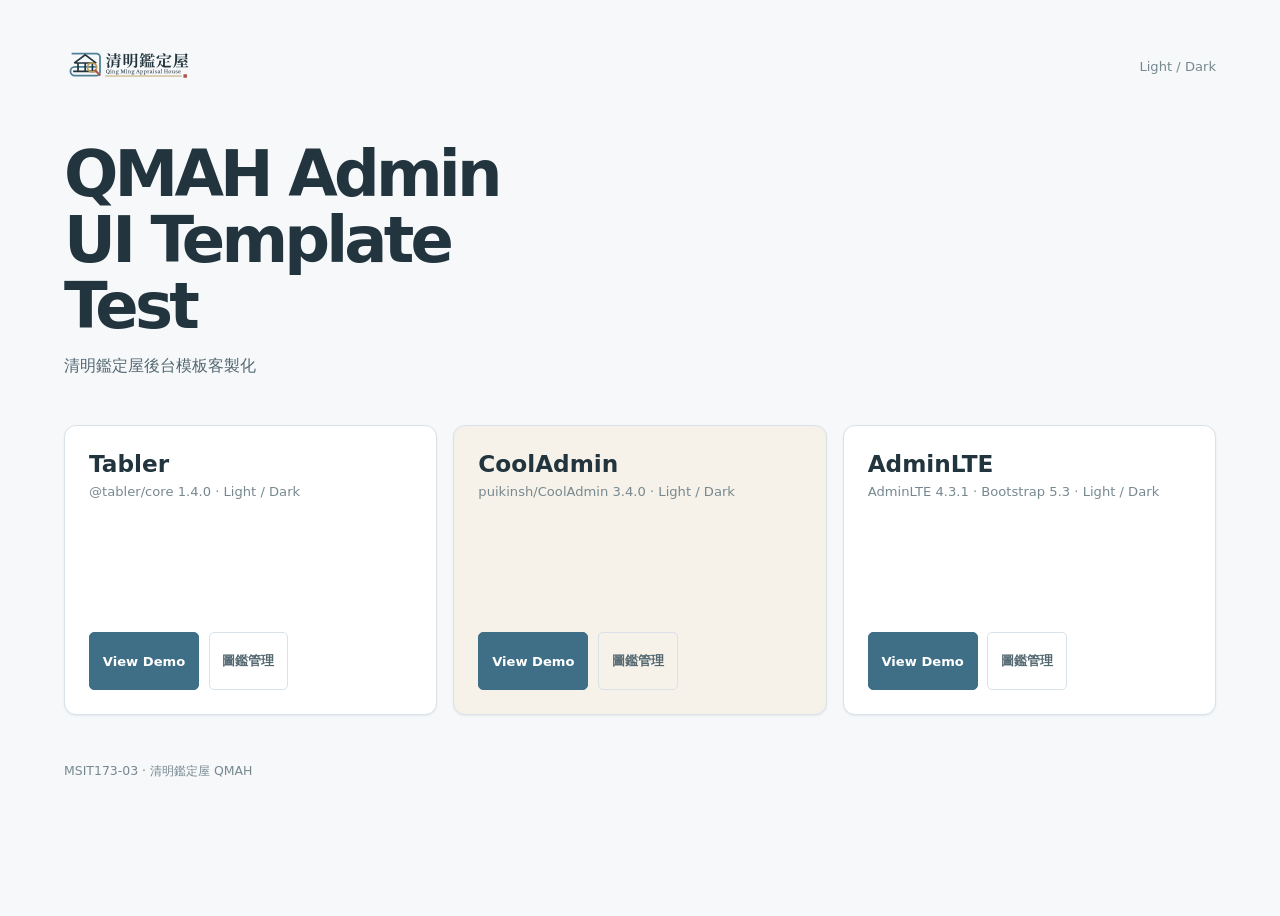
<file: index.html>
<!doctype html>
<html lang="zh-Hant">
<head>
  <meta charset="utf-8">
  <meta name="viewport" content="width=device-width, initial-scale=1">
  <meta name="theme-color" content="#162d29">
  <title>QMAH Admin UI Template Test</title>
  <link rel="icon" href="shared/brand/qmah-mark.svg" type="image/svg+xml">
  <link rel="stylesheet" href="shared/css/qmah-shared.css">
  <link rel="stylesheet" href="shared/css/landing.css">
</head>
<body class="qmah-landing">
  <div class="qmah-landing__shell">
    <header class="qmah-landing__header">
      <a class="qmah-brand" href="index.html" aria-label="清明鑑定屋 QMAH"><img src="shared/brand/qmah-logo.svg" alt="清明鑑定屋 QMAH"></a>
      <span class="qmah-landing__meta">Light / Dark</span>
    </header>

    <main class="qmah-landing__main">
      <h1 class="qmah-landing__title">QMAH Admin UI Template Test</h1>
      <p class="qmah-landing__subtitle">清明鑑定屋後台模板客製化</p>

      <div class="qmah-landing__grid">
        <article class="qmah-landing__card">
          <div><h2>Tabler</h2><p class="qmah-landing__meta">@tabler/core 1.4.0 · Light / Dark</p></div>
          <div class="qmah-landing__links"><a class="qmah-landing__link" href="tabler/index.html">View Demo</a><a class="qmah-landing__link qmah-landing__link--quiet" href="tabler/artifacts.html">圖鑑管理</a></div>
        </article>
        <article class="qmah-landing__card">
          <div><h2>CoolAdmin</h2><p class="qmah-landing__meta">puikinsh/CoolAdmin 3.4.0 · Light / Dark</p></div>
          <div class="qmah-landing__links"><a class="qmah-landing__link" href="cooladmin/index.html">View Demo</a><a class="qmah-landing__link qmah-landing__link--quiet" href="cooladmin/artifacts.html">圖鑑管理</a></div>
        </article>
        <article class="qmah-landing__card">
          <div><h2>AdminLTE</h2><p class="qmah-landing__meta">AdminLTE 4.3.1 · Bootstrap 5.3 · Light / Dark</p></div>
          <div class="qmah-landing__links"><a class="qmah-landing__link" href="adminlte/index.html">View Demo</a><a class="qmah-landing__link qmah-landing__link--quiet" href="adminlte/artifacts.html">圖鑑管理</a></div>
        </article>
      </div>
    </main>

    <footer class="qmah-landing__footer">MSIT173-03 · 清明鑑定屋 QMAH</footer>
  </div>
</body>
</html>
</file>
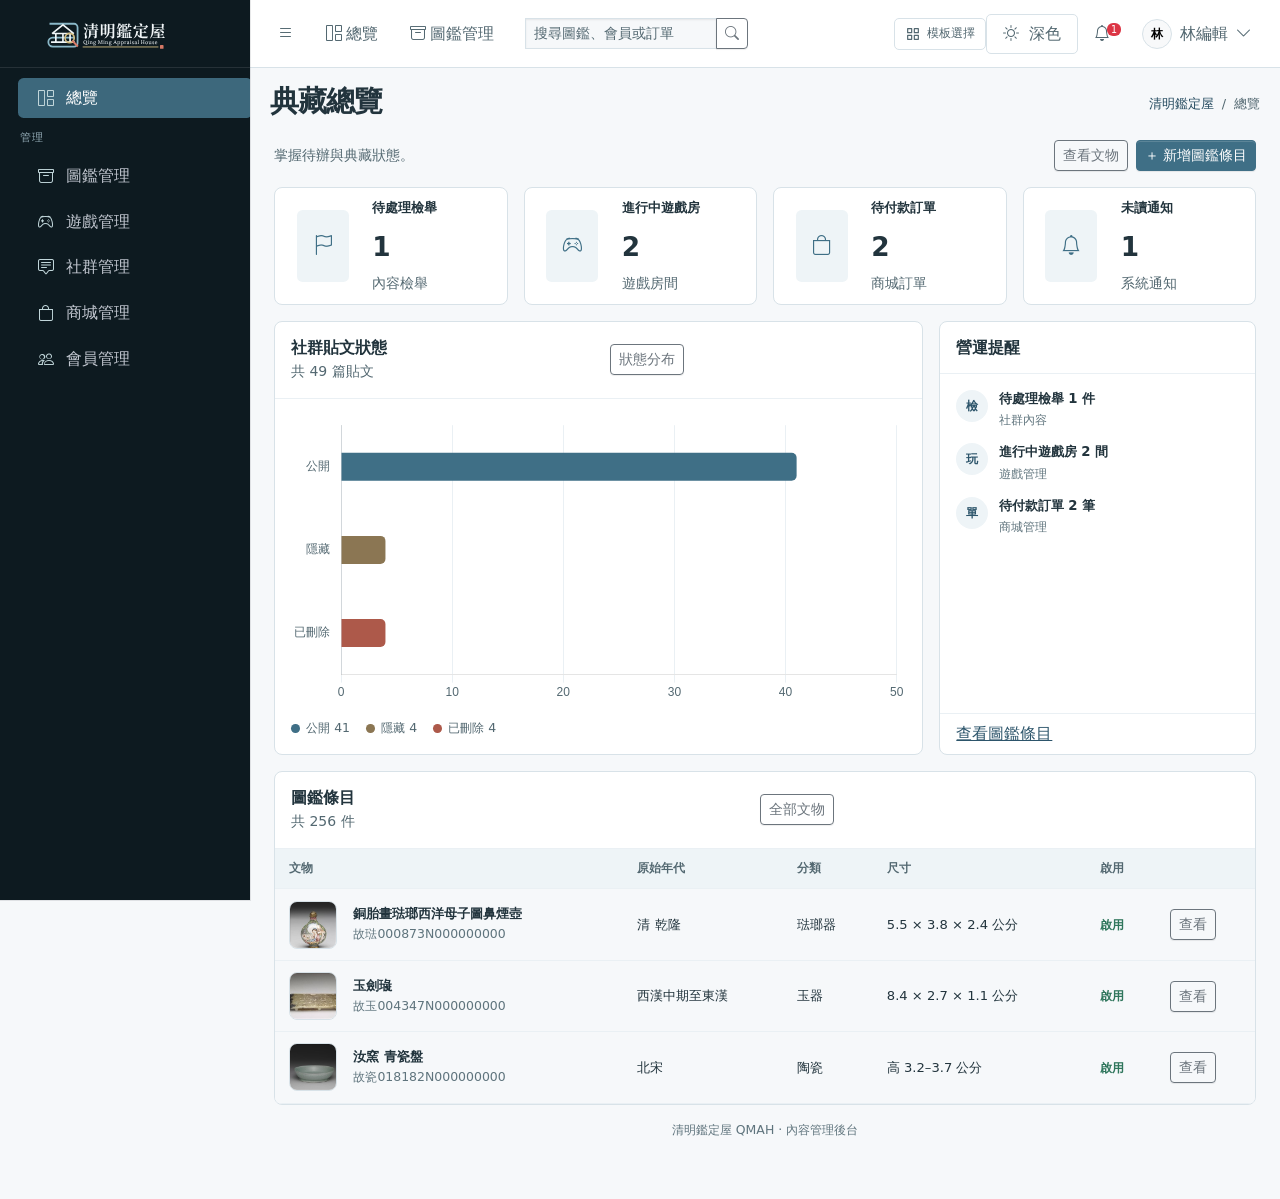
<file: adminlte/index.html>
<!doctype html>
<html lang="zh-Hant" data-bs-theme="light">
<head>
  <meta charset="utf-8">
  <meta name="viewport" content="width=device-width, initial-scale=1">
  <meta name="theme-color" content="#22343d">
  <title>總覽｜清明鑑定屋後台</title>
  <link rel="icon" href="../shared/brand/qmah-mark.svg" type="image/svg+xml">
  <script>try { const t = localStorage.getItem("qmah-admin-theme"); if (t === "dark" || t === "light") document.documentElement.setAttribute("data-bs-theme", t); } catch (error) {}</script>
  <link rel="stylesheet" href="assets/vendor/bootstrap-5.3.8.min.css">
  <link rel="stylesheet" href="assets/vendor/bootstrap-icons/bootstrap-icons.min.css">
  <link rel="stylesheet" href="assets/vendor/adminlte.min.css">
  <link rel="stylesheet" href="../shared/css/qmah-shared.css">
  <link rel="stylesheet" href="assets/css/qmah-adminlte.css">
</head>
<body class="layout-fixed sidebar-expand-lg bg-body-tertiary">
  <div class="app-wrapper">
    <nav class="app-header navbar navbar-expand bg-body">
      <div class="container-fluid">
        <ul class="navbar-nav">
          <li class="nav-item"><a class="nav-link" data-lte-toggle="sidebar" href="#" role="button" aria-label="切換側邊導覽"><i class="bi bi-list" aria-hidden="true"></i></a></li>
          <li class="nav-item d-none d-md-block"><a class="nav-link" href="index.html"><i class="bi bi-grid-1x2 me-1" aria-hidden="true"></i>總覽</a></li>
          <li class="nav-item d-none d-md-block"><a class="nav-link" href="artifacts.html"><i class="bi bi-archive me-1" aria-hidden="true"></i>圖鑑管理</a></li>
        </ul>
        <form class="d-none d-md-flex ms-3" role="search" onsubmit="return false"><div class="input-group input-group-sm"><label class="visually-hidden" for="adminlte-search">搜尋</label><input id="adminlte-search" class="form-control" type="search" placeholder="搜尋圖鑑、會員或訂單"><button class="btn btn-outline-secondary" type="submit" aria-label="搜尋"><i class="bi bi-search" aria-hidden="true"></i></button></div></form>
        <ul class="navbar-nav ms-auto align-items-center">
          <li class="nav-item"><button class="nav-link qmah-theme-toggle" type="button" data-qmah-theme-toggle aria-pressed="false" aria-label="切換為深色模式"><i class="bi bi-sun" aria-hidden="true"></i><span class="d-none d-sm-inline ms-1" data-qmah-theme-label>深色</span></button></li>
          <li class="nav-item dropdown"><a class="nav-link" data-bs-toggle="dropdown" href="#" aria-label="開啟通知"><i class="bi bi-bell" aria-hidden="true"></i><span class="navbar-badge badge text-bg-danger">1</span></a><div class="dropdown-menu dropdown-menu-lg dropdown-menu-end"><a href="artifacts.html" class="dropdown-item"><i class="bi bi-archive me-2" aria-hidden="true"></i>汝窯 青瓷盤來源標示</a><div class="dropdown-divider"></div><a href="artifacts.html" class="dropdown-item dropdown-footer">查看文物</a></div></li>
          <li class="nav-item dropdown"><a class="nav-link d-flex align-items-center gap-2" data-bs-toggle="dropdown" href="#" aria-label="開啟帳號選單"><span class="badge rounded-circle text-bg-light border p-2">林</span><span class="d-none d-lg-inline">林編輯</span><i class="bi bi-chevron-down" aria-hidden="true"></i></a><div class="dropdown-menu dropdown-menu-end"><a class="dropdown-item" href="#">帳號設定</a><a class="dropdown-item" href="#">操作紀錄</a><div class="dropdown-divider"></div><a class="dropdown-item" href="#">登出</a></div></li>
        </ul>
      </div>
    </nav>

    <aside class="app-sidebar" data-bs-theme="dark">
      <div class="sidebar-brand"><a href="index.html" class="brand-link qmah-adminlte-brand" aria-label="清明鑑定屋後台首頁"><img class="qmah-logo-light" src="../shared/brand/qmah-logo.svg" alt="清明鑑定屋 QMAH"><img class="qmah-logo-dark" src="../shared/brand/qmah-logo-dark.svg" alt="清明鑑定屋 QMAH"></a></div>
      <div class="sidebar-wrapper"><nav aria-label="主要導覽"><ul class="nav sidebar-menu flex-column" data-lte-toggle="treeview" role="menu" data-accordion="false">
        <li class="nav-item"><a href="index.html" class="nav-link active"><i class="nav-icon bi bi-grid-1x2" aria-hidden="true"></i><p>總覽</p></a></li>
        <li class="nav-header">管理</li>
        <li class="nav-item"><a href="artifacts.html" class="nav-link" data-qmah-system="catalog"><i class="nav-icon bi bi-archive" aria-hidden="true"></i><p>圖鑑管理</p></a></li>
        <li class="nav-item"><a href="game.html" class="nav-link" data-qmah-system="game"><i class="nav-icon bi bi-controller" aria-hidden="true"></i><p>遊戲管理</p></a></li>
        <li class="nav-item"><a href="social.html" class="nav-link" data-qmah-system="social"><i class="nav-icon bi bi-chat-square-text" aria-hidden="true"></i><p>社群管理</p></a></li>
        <li class="nav-item"><a href="store.html" class="nav-link" data-qmah-system="store"><i class="nav-icon bi bi-bag" aria-hidden="true"></i><p>商城管理</p></a></li>
        <li class="nav-item"><a href="users.html" class="nav-link" data-qmah-system="user"><i class="nav-icon bi bi-people" aria-hidden="true"></i><p>會員管理</p></a></li>
      </ul></nav></div>
    </aside>

    <main class="app-main" id="main-content">
      <div class="app-content-header"><div class="container-fluid"><div class="row"><div class="col-sm-6"><h1 class="mb-0">典藏總覽</h1></div><div class="col-sm-6"><ol class="breadcrumb float-sm-end mb-0"><li class="breadcrumb-item"><a href="index.html">清明鑑定屋</a></li><li class="breadcrumb-item active" aria-current="page">總覽</li></ol></div></div></div></div>
      <div class="app-content"><div class="container-fluid">
        <div class="qmah-adminlte-toolbar"><p>掌握待辦與典藏狀態。</p><div class="d-flex gap-2"><a class="btn btn-outline-secondary btn-sm" href="artifacts.html">查看文物</a><a class="btn btn-primary btn-sm" href="artifact-form.html">＋ 新增圖鑑條目</a></div></div>
        <div class="row g-3 mb-3">
          <div class="col-sm-6 col-xl-3"><div class="info-box qmah-adminlte-info mb-0"><span class="info-box-icon"><i class="bi bi-flag" aria-hidden="true"></i></span><div class="info-box-content"><span class="info-box-text">待處理檢舉</span><span class="info-box-number">1</span><span class="text-body-secondary small">內容檢舉</span></div></div></div>
          <div class="col-sm-6 col-xl-3"><div class="info-box qmah-adminlte-info mb-0"><span class="info-box-icon"><i class="bi bi-controller" aria-hidden="true"></i></span><div class="info-box-content"><span class="info-box-text">進行中遊戲房</span><span class="info-box-number">2</span><span class="text-body-secondary small">遊戲房間</span></div></div></div>
          <div class="col-sm-6 col-xl-3"><div class="info-box qmah-adminlte-info mb-0"><span class="info-box-icon"><i class="bi bi-bag" aria-hidden="true"></i></span><div class="info-box-content"><span class="info-box-text">待付款訂單</span><span class="info-box-number">2</span><span class="text-body-secondary small">商城訂單</span></div></div></div>
          <div class="col-sm-6 col-xl-3"><div class="info-box qmah-adminlte-info mb-0"><span class="info-box-icon"><i class="bi bi-bell" aria-hidden="true"></i></span><div class="info-box-content"><span class="info-box-text">未讀通知</span><span class="info-box-number">1</span><span class="text-body-secondary small">系統通知</span></div></div></div>
        </div>
        <div class="row g-3 mb-3">
          <div class="col-lg-8"><section class="card qmah-adminlte-card"><div class="card-header d-flex align-items-center justify-content-between"><div><h2 class="card-title mb-1">社群貼文狀態</h2><div class="text-body-secondary small">共 49 篇貼文</div></div><button type="button" class="btn btn-sm btn-outline-secondary">狀態分布</button></div><div class="card-body"><div class="qmah-adminlte-chart"><canvas data-qmah-chart aria-label="社群貼文公開、隱藏與已刪除的數量"></canvas></div><div class="qmah-legend mt-3" aria-label="圖例"><span><i></i>公開 41</span><span class="qmah-legend__bronze"><i></i>隱藏 4</span><span class="qmah-legend__cinnabar"><i></i>已刪除 4</span></div></div></section></div>
          <div class="col-lg-4"><section class="card qmah-adminlte-card"><div class="card-header"><h2 class="card-title mb-0">營運提醒</h2></div><div class="card-body"><ul class="qmah-activity-list"><li class="qmah-activity-item"><span class="qmah-activity-item__mark">檢</span><div><p class="qmah-activity-item__title">待處理檢舉 1 件</p><span class="qmah-activity-item__time">社群內容</span></div></li><li class="qmah-activity-item"><span class="qmah-activity-item__mark">玩</span><div><p class="qmah-activity-item__title">進行中遊戲房 2 間</p><span class="qmah-activity-item__time">遊戲管理</span></div></li><li class="qmah-activity-item"><span class="qmah-activity-item__mark">單</span><div><p class="qmah-activity-item__title">待付款訂單 2 筆</p><span class="qmah-activity-item__time">商城管理</span></div></li></ul></div><div class="card-footer"><a href="artifacts.html">查看圖鑑條目</a></div></section></div>
        </div>
        <section class="card qmah-adminlte-card"><div class="card-header d-flex align-items-center justify-content-between"><div><h2 class="card-title mb-1">圖鑑條目</h2><div class="text-body-secondary small">共 256 件</div></div><a class="btn btn-sm btn-outline-secondary" href="artifacts.html">全部文物</a></div><div class="qmah-adminlte-table-wrap"><table class="table table-hover align-middle"><thead><tr><th>文物</th><th>原始年代</th><th>分類</th><th>尺寸</th><th>啟用</th><th></th></tr></thead><tbody><tr><td><div class="d-flex align-items-center"><img class="qmah-artifact-thumb me-3" src="../shared/media/catalog/enamel/故琺000873N000000000/thumbnail.jpg" alt="銅胎畫琺瑯西洋母子圖鼻煙壺縮圖"><div><span class="qmah-artifact-name">銅胎畫琺瑯西洋母子圖鼻煙壺</span><span class="qmah-artifact-meta">故琺000873N000000000</span></div></div></td><td>清 乾隆</td><td>琺瑯器</td><td>5.5 × 3.8 × 2.4 公分</td><td><span class="qmah-adminlte-status qmah-adminlte-status--success">啟用</span></td><td><a href="artifacts.html" class="btn btn-sm btn-outline-secondary">查看</a></td></tr><tr><td><div class="d-flex align-items-center"><img class="qmah-artifact-thumb me-3" src="../shared/media/catalog/jade/故玉004347N000000000/thumbnail.jpg" alt="玉劍璏縮圖"><div><span class="qmah-artifact-name">玉劍璏</span><span class="qmah-artifact-meta">故玉004347N000000000</span></div></div></td><td>西漢中期至東漢</td><td>玉器</td><td>8.4 × 2.7 × 1.1 公分</td><td><span class="qmah-adminlte-status qmah-adminlte-status--success">啟用</span></td><td><a href="artifacts.html" class="btn btn-sm btn-outline-secondary">查看</a></td></tr><tr><td><div class="d-flex align-items-center"><img class="qmah-artifact-thumb me-3" src="../shared/media/catalog/ceramic/故瓷018182N000000000/thumbnail.jpg" alt="汝窯青瓷盤縮圖"><div><span class="qmah-artifact-name">汝窯 青瓷盤</span><span class="qmah-artifact-meta">故瓷018182N000000000</span></div></div></td><td>北宋</td><td>陶瓷</td><td>高 3.2–3.7 公分</td><td><span class="qmah-adminlte-status qmah-adminlte-status--success">啟用</span></td><td><a href="artifacts.html" class="btn btn-sm btn-outline-secondary">查看</a></td></tr></tbody></table></div></section>
        <div class="qmah-adminlte-footer">清明鑑定屋 QMAH · 內容管理後台</div>
      </div></div>
    </main>
  </div>
  <script src="../shared/vendor/chart.umd.min.js"></script>
  <script src="assets/vendor/bootstrap-5.3.8.bundle.min.js"></script>
  <script src="assets/vendor/adminlte.min.js"></script>
  <script src="../shared/js/qmah-demo.js"></script>
</body>
</html>
</file>
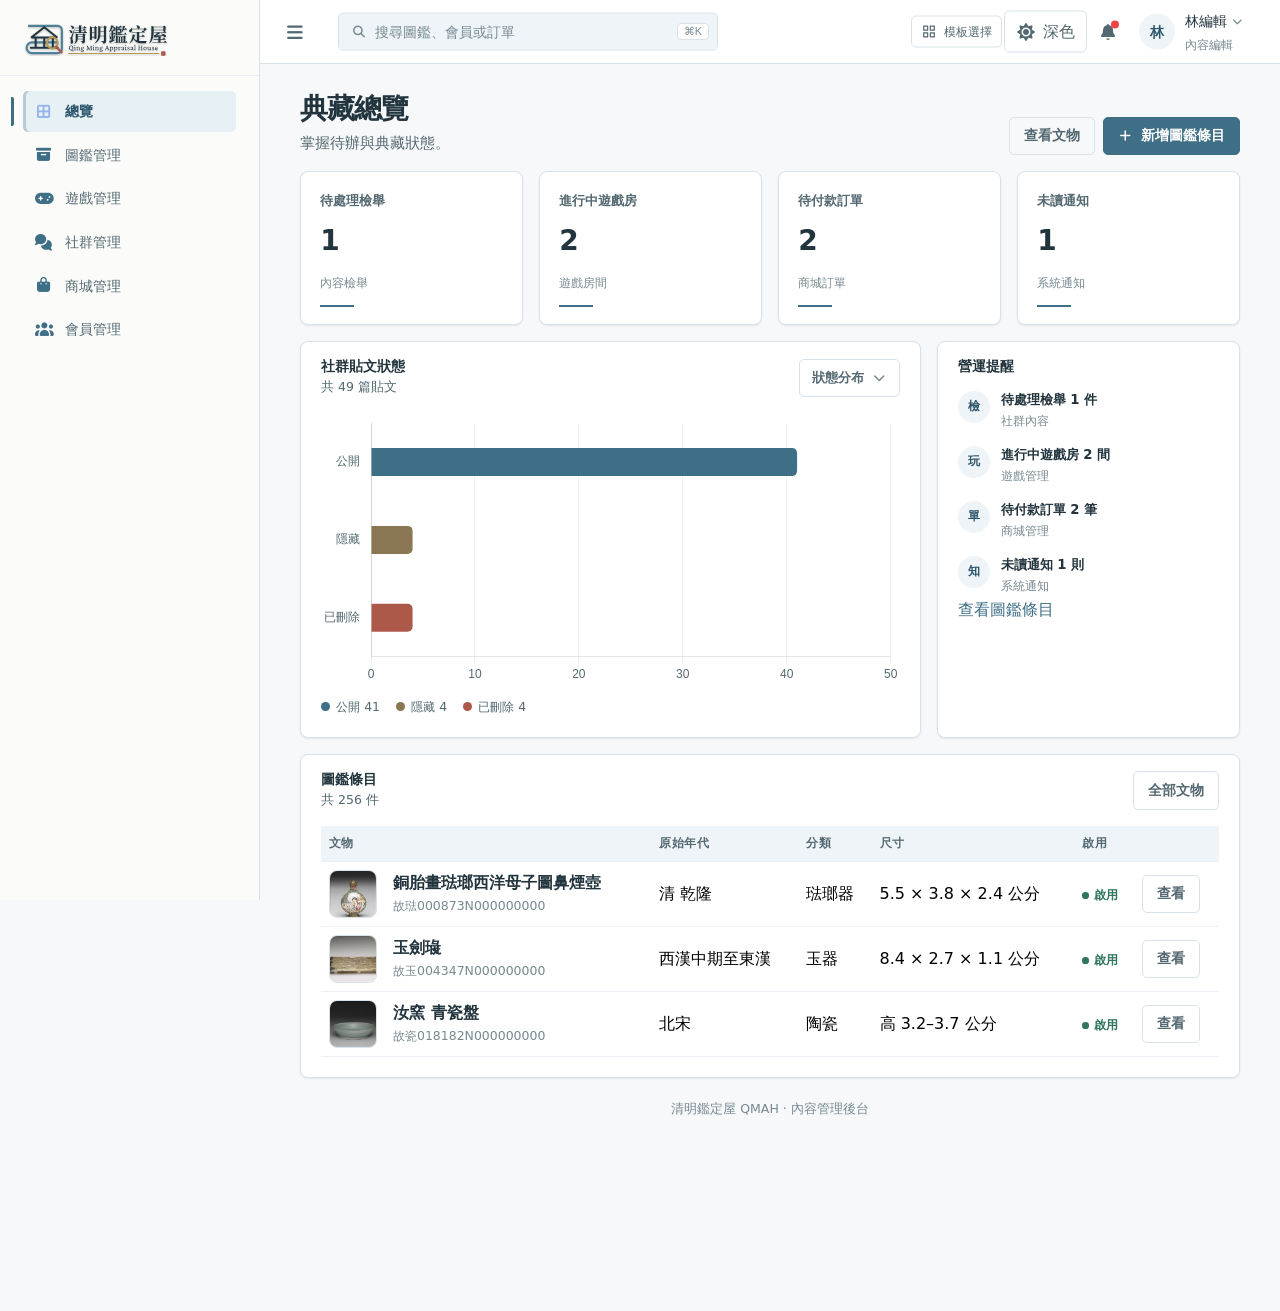
<file: cooladmin/index.html>
<!doctype html>
<html lang="zh-Hant">
<head>
  <meta charset="UTF-8">
  <meta name="viewport" content="width=device-width, initial-scale=1, shrink-to-fit=no">
  <meta name="theme-color" content="#1a2930">
  <title>總覽｜清明鑑定屋後台</title>
  <link rel="icon" href="../shared/brand/qmah-mark.svg" type="image/svg+xml">
  <link href="assets/css/font-face.css" rel="stylesheet">
  <link href="assets/vendor/fontawesome-7.3.1/css/all.min.css" rel="stylesheet">
  <link href="assets/vendor/bootstrap-5.3.8.min.css" rel="stylesheet">
  <link href="assets/vendor/hamburgers.min.css" rel="stylesheet">
  <link href="assets/css/theme.css" rel="stylesheet">
  <link href="assets/css/app.css" rel="stylesheet">
  <link href="../shared/css/qmah-shared.css" rel="stylesheet">
  <link href="assets/css/qmah-cooladmin.css" rel="stylesheet">
</head>
<body class="app">
  <a class="visually-hidden-focusable skip-link" href="#main-content">跳到主要內容</a>
  <div class="page-wrapper">
    <header class="header-mobile d-block d-lg-none">
      <div class="header-mobile__bar"><div class="container-fluid"><div class="header-mobile-inner"><a class="logo qmah-mobile-logo" href="index.html"><img class="qmah-logo-light" src="../shared/brand/qmah-logo.svg" alt="清明鑑定屋 QMAH"><img class="qmah-logo-dark" src="../shared/brand/qmah-logo-dark.svg" alt="清明鑑定屋 QMAH"></a><button class="hamburger hamburger--slider" type="button" aria-label="開啟手機導覽"><span class="hamburger-box"><span class="hamburger-inner"></span></span></button></div></div></div>
      <nav class="navbar-mobile"><div class="container-fluid"><ul class="navbar-mobile__list list-unstyled"><li class="active"><a href="index.html"><i class="fa-solid fa-table-cells-large" aria-hidden="true"></i>總覽</a></li><li><a href="artifacts.html" data-qmah-system="catalog"><i class="fa-solid fa-box-archive" aria-hidden="true"></i>圖鑑管理</a></li><li><a href="game.html" data-qmah-system="game"><i class="fa-solid fa-gamepad" aria-hidden="true"></i>遊戲管理</a></li><li><a href="social.html" data-qmah-system="social"><i class="fa-solid fa-comments" aria-hidden="true"></i>社群管理</a></li><li><a href="store.html" data-qmah-system="store"><i class="fa-solid fa-bag-shopping" aria-hidden="true"></i>商城管理</a></li><li><a href="users.html" data-qmah-system="user"><i class="fa-solid fa-users" aria-hidden="true"></i>會員管理</a></li></ul></div></nav>
    </header>

    <aside class="menu-sidebar" id="main-sidebar">
      <div class="logo"><a class="logo-link" href="index.html" aria-label="清明鑑定屋後台首頁"><img class="qmah-cool-logo-full qmah-logo-light" src="../shared/brand/qmah-logo.svg" alt="清明鑑定屋 QMAH"><img class="qmah-cool-logo-full qmah-logo-dark" src="../shared/brand/qmah-logo-dark.svg" alt="清明鑑定屋 QMAH"></a><button class="sidebar-close js-sidebar-toggle" type="button" aria-label="關閉側邊導覽"><i class="fa-solid fa-xmark" aria-hidden="true"></i></button></div>
      <div class="menu-sidebar__content js-scrollbar1"><nav class="navbar-sidebar" aria-label="主要導覽"><ul class="list-unstyled navbar__list"><li class="active"><a href="index.html"><i class="fa-solid fa-table-cells-large" aria-hidden="true"></i>總覽</a></li><li><a href="artifacts.html" data-qmah-system="catalog"><i class="fa-solid fa-box-archive" aria-hidden="true"></i>圖鑑管理</a></li><li><a href="game.html" data-qmah-system="game"><i class="fa-solid fa-gamepad" aria-hidden="true"></i>遊戲管理</a></li><li><a href="social.html" data-qmah-system="social"><i class="fa-solid fa-comments" aria-hidden="true"></i>社群管理</a></li><li><a href="store.html" data-qmah-system="store"><i class="fa-solid fa-bag-shopping" aria-hidden="true"></i>商城管理</a></li><li><a href="users.html" data-qmah-system="user"><i class="fa-solid fa-users" aria-hidden="true"></i>會員管理</a></li></ul></nav></div>
    </aside>

    <div class="page-container">
      <header class="header-desktop">
        <div class="section__content section__content--p30"><div class="container-fluid"><div class="header-wrap"><button class="sidebar-toggle js-sidebar-toggle" type="button" aria-label="切換側邊導覽" aria-expanded="false" aria-controls="main-sidebar"><i class="fa-solid fa-bars" aria-hidden="true"></i></button><a class="qmah-topbar-brand" href="index.html" aria-label="清明鑑定屋後台首頁"><img class="qmah-logo-light" src="../shared/brand/qmah-logo.svg" alt="清明鑑定屋 QMAH"><img class="qmah-logo-dark" src="../shared/brand/qmah-logo-dark.svg" alt="清明鑑定屋 QMAH"></a><form class="form-header" role="search" onsubmit="return false"><i class="fa-solid fa-magnifying-glass form-header__icon" aria-hidden="true"></i><input class="au-input au-input--xl" type="search" placeholder="搜尋圖鑑、會員或訂單" aria-label="搜尋圖鑑、會員或訂單"><kbd class="form-header__hint" aria-hidden="true">⌘K</kbd></form><div class="header-button"><button class="qmah-theme-toggle" data-qmah-theme-toggle aria-pressed="false" aria-label="切換為深色模式"><i class="fa-solid fa-sun" aria-hidden="true"></i><span data-qmah-theme-label>深色</span></button><div class="noti-wrap"><div class="noti__item js-item-menu" role="button" tabindex="0" aria-haspopup="true" aria-label="通知"><i class="fa-solid fa-bell" aria-hidden="true"></i><span class="quantity">1</span><div class="notifi-dropdown js-dropdown"><div class="notifi__title"><p>最近通知</p></div><div class="notifi__item"><div class="bg-c1 img-cir img-40"><i class="fa-solid fa-box-archive" aria-hidden="true"></i></div><div class="content"><p>汝窯 青瓷盤來源標示 CC BY 4.0</p><span class="date">8 分鐘前</span></div></div><div class="notifi__item"><div class="bg-c2 img-cir img-40"><i class="fa-solid fa-file-lines" aria-hidden="true"></i></div><div class="content"><p>題庫已啟用 256 件</p><span class="date">42 分鐘前</span></div></div><div class="notifi__footer"><a href="artifacts.html">查看文物</a></div></div></div></div><div class="account-wrap"><div class="account-item clearfix js-item-menu" role="button" tabindex="0" aria-haspopup="true" aria-label="帳號選單"><div class="qmah-account-mark">林</div><div class="content"><a class="js-acc-btn" href="#">林編輯</a><span class="qmah-account-role">內容編輯</span></div><div class="account-dropdown js-dropdown"><div class="info clearfix"><div class="qmah-account-mark qmah-account-mark--large">林</div><div class="content"><h5 class="name"><a href="#">林編輯</a></h5><span class="email">editor@qmah.tw</span></div></div><div class="account-dropdown__body"><div class="account-dropdown__item"><a href="#"><i class="fa-solid fa-user" aria-hidden="true"></i>帳號設定</a></div><div class="account-dropdown__item"><a href="#"><i class="fa-solid fa-clock-rotate-left" aria-hidden="true"></i>操作紀錄</a></div></div><div class="account-dropdown__footer"><a href="#"><i class="fa-solid fa-arrow-right-from-bracket" aria-hidden="true"></i>登出</a></div></div></div></div></div></div></div></div>
      </header>

      <main class="main-content" id="main-content">
        <div class="section__content section__content--p30"><div class="container-fluid">
          <div class="page-header"><div><h1>典藏總覽</h1><p class="subtitle">掌握待辦與典藏狀態。</p></div><div class="page-header__actions"><a class="m-btn m-btn--ghost" href="artifacts.html">查看文物</a><a class="m-btn m-btn--primary" href="artifact-form.html"><i class="fa-solid fa-plus" aria-hidden="true"></i>新增圖鑑條目</a></div></div>

          <div class="qmah-cool-kpi-grid">
            <article class="m-card qmah-cool-kpi qmah-cool-kpi--warm"><p class="qmah-cool-kpi__label">待處理檢舉</p><p class="qmah-cool-kpi__value">1</p><p class="qmah-cool-kpi__note">內容檢舉</p><div class="qmah-cool-kpi__rule"></div></article>
            <article class="m-card qmah-cool-kpi"><p class="qmah-cool-kpi__label">進行中遊戲房</p><p class="qmah-cool-kpi__value">2</p><p class="qmah-cool-kpi__note">遊戲房間</p><div class="qmah-cool-kpi__rule"></div></article>
            <article class="m-card qmah-cool-kpi qmah-cool-kpi--bronze"><p class="qmah-cool-kpi__label">待付款訂單</p><p class="qmah-cool-kpi__value">2</p><p class="qmah-cool-kpi__note">商城訂單</p><div class="qmah-cool-kpi__rule"></div></article>
            <article class="m-card qmah-cool-kpi qmah-cool-kpi--info"><p class="qmah-cool-kpi__label">未讀通知</p><p class="qmah-cool-kpi__value">1</p><p class="qmah-cool-kpi__note">系統通知</p><div class="qmah-cool-kpi__rule"></div></article>
          </div>

          <div class="row g-3 mb-3"><div class="col-lg-8"><section class="m-card h-100" aria-labelledby="review-trend-title"><div class="m-card__header"><div><h2 class="m-card__title" id="review-trend-title">社群貼文狀態</h2><p class="m-card__subtitle">共 49 篇貼文</p></div><button class="date-chip" type="button">狀態分布 <i class="fa-solid fa-chevron-down" aria-hidden="true"></i></button></div><div class="m-card__body"><div class="qmah-chart-wrap"><canvas data-qmah-chart aria-label="社群貼文公開、隱藏與已刪除的數量"></canvas></div><div class="qmah-legend" aria-label="圖例"><span><i></i>公開 41</span><span class="qmah-legend__bronze"><i></i>隱藏 4</span><span class="qmah-legend__cinnabar"><i></i>已刪除 4</span></div></div></section></div><div class="col-lg-4"><section class="m-card h-100" aria-labelledby="activity-title"><div class="m-card__header"><h2 class="m-card__title" id="activity-title">營運提醒</h2></div><div class="m-card__body"><ul class="qmah-activity-list"><li class="qmah-activity-item"><span class="qmah-activity-item__mark">檢</span><div><p class="qmah-activity-item__title">待處理檢舉 1 件</p><span class="qmah-activity-item__time">社群內容</span></div></li><li class="qmah-activity-item"><span class="qmah-activity-item__mark">玩</span><div><p class="qmah-activity-item__title">進行中遊戲房 2 間</p><span class="qmah-activity-item__time">遊戲管理</span></div></li><li class="qmah-activity-item"><span class="qmah-activity-item__mark">單</span><div><p class="qmah-activity-item__title">待付款訂單 2 筆</p><span class="qmah-activity-item__time">商城管理</span></div></li><li class="qmah-activity-item"><span class="qmah-activity-item__mark">知</span><div><p class="qmah-activity-item__title">未讀通知 1 則</p><span class="qmah-activity-item__time">系統通知</span></div></li></ul></div><div class="m-card__footer"><a href="artifacts.html">查看圖鑑條目</a></div></section></div></div>

          <section class="m-card" aria-labelledby="pending-title"><div class="m-card__header"><div><h2 class="m-card__title" id="pending-title">圖鑑條目</h2><p class="m-card__subtitle">共 256 件</p></div><a href="artifacts.html" class="m-btn m-btn--ghost">全部文物</a></div><div class="table-responsive"><table class="table data-table mb-0"><thead><tr><th>文物</th><th>原始年代</th><th>分類</th><th>尺寸</th><th>啟用</th><th></th></tr></thead><tbody><tr><td><div class="d-flex align-items-center"><img class="qmah-artifact-thumb me-3" src="../shared/media/catalog/enamel/故琺000873N000000000/thumbnail.jpg" alt="銅胎畫琺瑯西洋母子圖鼻煙壺縮圖" loading="lazy"><div><span class="qmah-artifact-name">銅胎畫琺瑯西洋母子圖鼻煙壺</span><span class="qmah-artifact-meta">故琺000873N000000000</span></div></div></td><td>清 乾隆</td><td>琺瑯器</td><td>5.5 × 3.8 × 2.4 公分</td><td><span class="qmah-status qmah-status--success">啟用</span></td><td><a href="artifacts.html" class="m-btn m-btn--ghost">查看</a></td></tr><tr><td><div class="d-flex align-items-center"><img class="qmah-artifact-thumb me-3" src="../shared/media/catalog/jade/故玉004347N000000000/thumbnail.jpg" alt="玉劍璏縮圖" loading="lazy"><div><span class="qmah-artifact-name">玉劍璏</span><span class="qmah-artifact-meta">故玉004347N000000000</span></div></div></td><td>西漢中期至東漢</td><td>玉器</td><td>8.4 × 2.7 × 1.1 公分</td><td><span class="qmah-status qmah-status--success">啟用</span></td><td><a href="artifacts.html" class="m-btn m-btn--ghost">查看</a></td></tr><tr><td><div class="d-flex align-items-center"><img class="qmah-artifact-thumb me-3" src="../shared/media/catalog/ceramic/故瓷018182N000000000/thumbnail.jpg" alt="汝窯青瓷盤縮圖" loading="lazy"><div><span class="qmah-artifact-name">汝窯 青瓷盤</span><span class="qmah-artifact-meta">故瓷018182N000000000</span></div></div></td><td>北宋</td><td>陶瓷</td><td>高 3.2–3.7 公分</td><td><span class="qmah-status qmah-status--success">啟用</span></td><td><a href="artifacts.html" class="m-btn m-btn--ghost">查看</a></td></tr></tbody></table></div></section>
          <div class="copyright"><p>清明鑑定屋 QMAH · 內容管理後台</p></div>
        </div></div>
      </main>
    </div>
  </div>
  <script src="../shared/vendor/chart.umd.min.js"></script>
  <script src="assets/js/vanilla-utils.js"></script>
  <script src="assets/vendor/bootstrap-5.3.8.bundle.min.js"></script>
  <script src="assets/js/bootstrap5-init.js"></script>
  <script src="assets/js/main-vanilla.js"></script>
  <script src="assets/js/modern-plugins.js"></script>
  <script src="../shared/js/qmah-demo.js"></script>
</body>
</html>
</file>
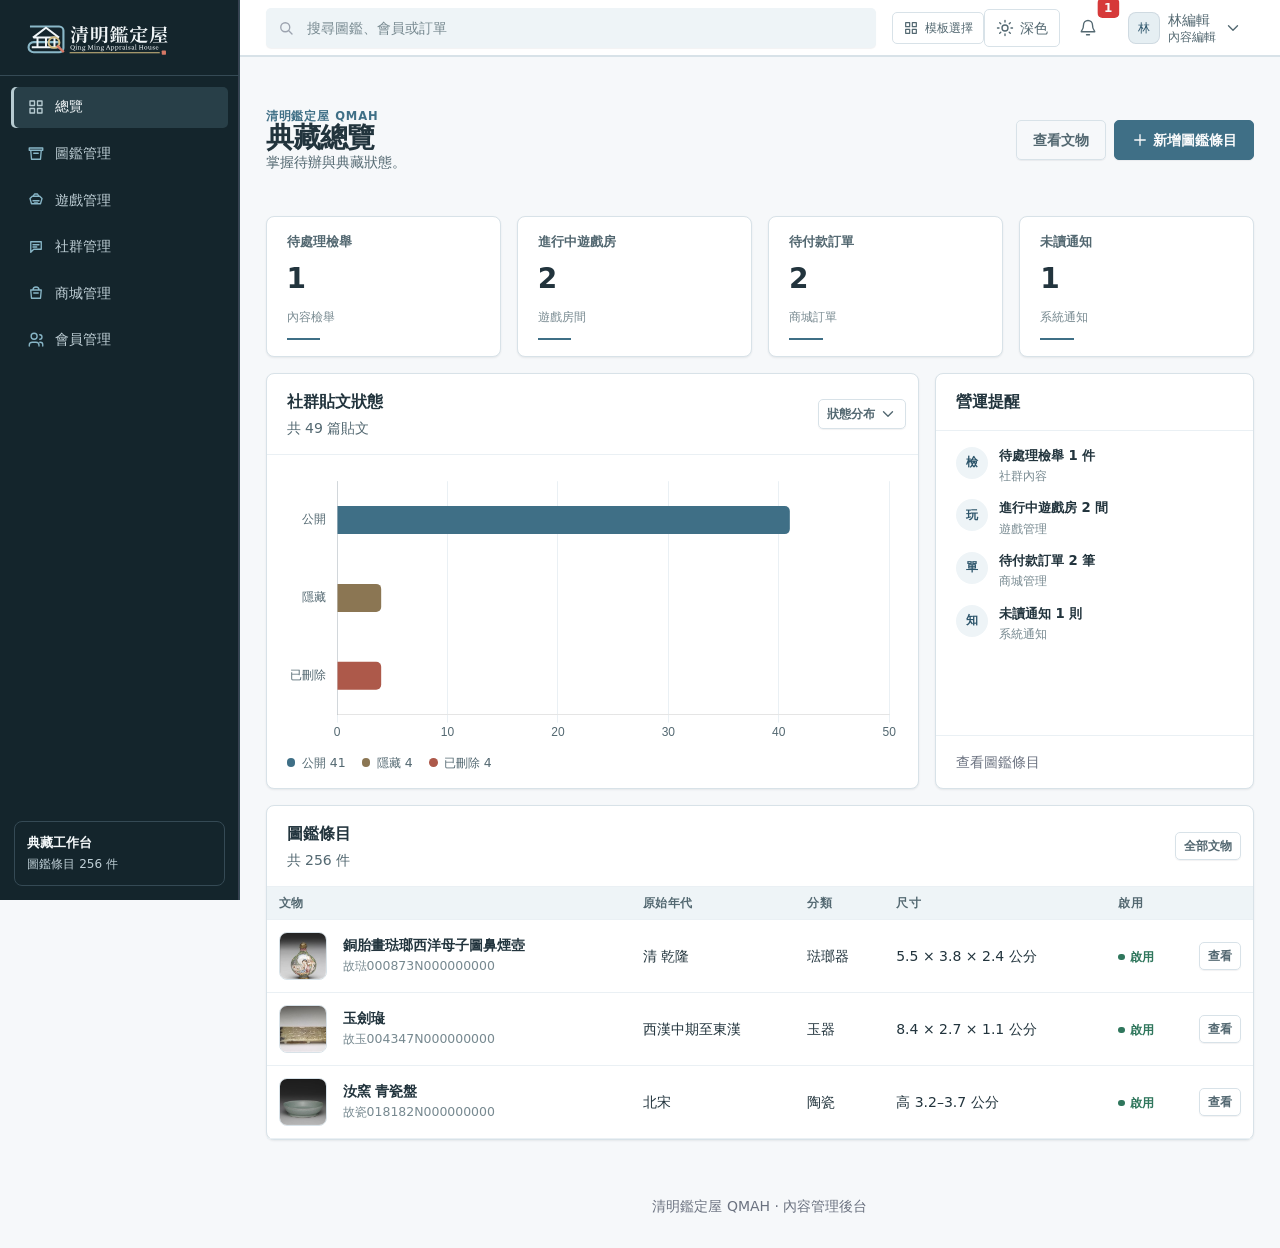
<file: tabler/index.html>
<!doctype html>
<html lang="zh-Hant" data-bs-theme="light">
<head>
  <meta charset="utf-8">
  <meta name="viewport" content="width=device-width, initial-scale=1, viewport-fit=cover">
  <meta name="theme-color" content="#1a2930">
  <title>總覽｜清明鑑定屋後台</title>
  <link rel="icon" href="../shared/brand/qmah-mark.svg" type="image/svg+xml">
  <link rel="stylesheet" href="assets/vendor/tabler.min.css">
  <link rel="stylesheet" href="../shared/css/qmah-shared.css">
  <link rel="stylesheet" href="assets/css/qmah-tabler.css">
</head>
<body>
  <div class="page">
    <aside class="navbar navbar-vertical navbar-expand-lg" data-bs-theme="dark">
      <div class="container-fluid">
        <button class="navbar-toggler" type="button" data-bs-toggle="collapse" data-bs-target="#sidebar-menu" aria-controls="sidebar-menu" aria-expanded="false" aria-label="開啟側邊導覽">
          <span class="navbar-toggler-icon"></span>
        </button>
        <a class="navbar-brand qmah-brand" href="index.html" aria-label="清明鑑定屋後台首頁">
          <img class="qmah-logo-light" src="../shared/brand/qmah-logo.svg" alt="清明鑑定屋 QMAH"><img class="qmah-logo-dark" src="../shared/brand/qmah-logo-dark.svg" alt="清明鑑定屋 QMAH">
        </a>
        <div class="collapse navbar-collapse" id="sidebar-menu">
          <ul class="navbar-nav pt-lg-2">
            <li class="nav-item">
              <a class="nav-link active" aria-current="page" href="index.html">
                <span class="nav-link-icon"><svg class="qmah-icon" viewBox="0 0 24 24" aria-hidden="true"><path d="M4 4h6v6H4zM14 4h6v6h-6zM4 14h6v6H4zM14 14h6v6h-6z"></path></svg></span>
                <span class="nav-link-title">總覽</span>
              </a>
            </li>
            <li class="nav-item">
              <a class="nav-link" href="artifacts.html" data-qmah-system="catalog">
                <span class="nav-link-icon"><svg class="qmah-icon" viewBox="0 0 24 24" aria-hidden="true"><path d="M4 7h16M5 7l1 12h12l1-12M9 11h6M3 4h18v3H3z"></path></svg></span>
                <span class="nav-link-title">圖鑑管理</span>
              </a>
            </li>
            <li class="nav-item">
              <a class="nav-link" href="game.html" data-qmah-system="game">
                <span class="nav-link-icon"><svg class="qmah-icon" viewBox="0 0 24 24" aria-hidden="true"><path d="M7 7h10l3 3-2 7H6l-2-7 3-3zM8 7l2-3h4l2 3M8 13h8M10 16h4"></path></svg></span>
                <span class="nav-link-title">遊戲管理</span>
              </a>
            </li>
            <li class="nav-item">
              <a class="nav-link" href="social.html" data-qmah-system="social">
                <span class="nav-link-icon"><svg class="qmah-icon" viewBox="0 0 24 24" aria-hidden="true"><path d="M5 5h14v10H9l-4 4V5zM8 9h8M8 12h5"></path></svg></span>
                <span class="nav-link-title">社群管理</span>
              </a>
            </li>
            <li class="nav-item">
              <a class="nav-link" href="store.html" data-qmah-system="store">
                <span class="nav-link-icon"><svg class="qmah-icon" viewBox="0 0 24 24" aria-hidden="true"><path d="M5 8h14l-1 11H6L5 8zM8 8a4 4 0 0 1 8 0M9 12h6"></path></svg></span>
                <span class="nav-link-title">商城管理</span>
              </a>
            </li>
            <li class="nav-item">
              <a class="nav-link" href="users.html" data-qmah-system="user">
                <span class="nav-link-icon"><svg class="qmah-icon" viewBox="0 0 24 24" aria-hidden="true"><path d="M16 20v-1a4 4 0 0 0-4-4H7a4 4 0 0 0-4 4v1M9.5 11a4 4 0 1 0 0-8 4 4 0 0 0 0 8zM17 11a3 3 0 0 0 0-6M17 15h1a3 3 0 0 1 3 3v2"></path></svg></span>
                <span class="nav-link-title">會員管理</span>
              </a>
            </li>
          </ul>
          <div class="qmah-sidebar-footer mt-auto">
            <strong>典藏工作台</strong>
            <span>圖鑑條目 256 件</span>
          </div>
        </div>
      </div>
    </aside>

    <header class="navbar navbar-expand-md d-print-none qmah-topbar">
      <div class="container-xl">
        <button class="navbar-toggler" type="button" data-bs-toggle="collapse" data-bs-target="#navbar-menu" aria-controls="navbar-menu" aria-expanded="false" aria-label="開啟工具列">
          <span class="navbar-toggler-icon"></span>
        </button>
        <div class="collapse navbar-collapse" id="navbar-menu">
          <div class="navbar-nav flex-fill">
            <div class="nav-item flex-fill">
              <div class="input-icon">
                <span class="input-icon-addon"><svg class="qmah-icon" viewBox="0 0 24 24" aria-hidden="true"><circle cx="11" cy="11" r="6"></circle><path d="m16 16 4 4"></path></svg></span>
                <input class="form-control" type="search" placeholder="搜尋圖鑑、會員或訂單" aria-label="搜尋圖鑑、會員或訂單">
              </div>
            </div>
          </div>
          <div class="navbar-nav flex-row order-md-last ms-md-3 align-items-center">
            <div class="nav-item me-2">
              <button type="button" class="qmah-theme-toggle" data-qmah-theme-toggle aria-pressed="false" aria-label="切換為深色模式">
                <svg class="qmah-icon" viewBox="0 0 24 24" aria-hidden="true"><circle cx="12" cy="12" r="4"></circle><path d="M12 2v2M12 20v2M4.93 4.93l1.42 1.42M17.65 17.65l1.42 1.42M2 12h2M20 12h2M4.93 19.07l1.42-1.42M17.65 6.35l1.42-1.42"></path></svg>
                <span data-qmah-theme-label>深色</span>
              </button>
            </div>
            <div class="nav-item dropdown">
              <a href="#" class="nav-link px-2" data-bs-toggle="dropdown" aria-label="開啟通知">
                <svg class="qmah-icon" viewBox="0 0 24 24" aria-hidden="true"><path d="M18 8a6 6 0 0 0-12 0c0 7-3 7-3 9h18c0-2-3-2-3-9M10 21h4"></path></svg>
                <span class="badge bg-red text-red-fg badge-notification badge-pill">1</span>
              </a>
              <div class="dropdown-menu dropdown-menu-end dropdown-menu-arrow">
                <div class="dropdown-header">最近通知</div>
                <a class="dropdown-item" href="artifacts.html">汝窯 青瓷盤來源標示 CC BY 4.0</a>
                <a class="dropdown-item" href="artifacts.html">題庫已啟用 256 件</a>
                <div class="dropdown-divider"></div>
                <a class="dropdown-item text-secondary" href="#">查看全部通知</a>
              </div>
            </div>
            <div class="nav-item dropdown ms-2">
              <a href="#" class="nav-link d-flex align-items-center lh-1" data-bs-toggle="dropdown" aria-label="開啟帳號選單">
                <span class="avatar avatar-sm" style="background:#e6eff3;color:#2d556b">林</span>
                <div class="d-none d-xl-block ps-2"><div>林編輯</div><div class="mt-1 small text-secondary">內容編輯</div></div>
                <svg class="qmah-icon ms-2" viewBox="0 0 24 24" aria-hidden="true"><path d="m6 9 6 6 6-6"></path></svg>
              </a>
              <div class="dropdown-menu dropdown-menu-end dropdown-menu-arrow">
                <a class="dropdown-item" href="#">帳號設定</a>
                <a class="dropdown-item" href="#">操作紀錄</a>
                <div class="dropdown-divider"></div>
                <a class="dropdown-item" href="#">登出</a>
              </div>
            </div>
          </div>
        </div>
      </div>
    </header>

    <div class="page-wrapper">
      <div class="page-header d-print-none">
        <div class="container-xl">
          <div class="row align-items-center">
            <div class="col">
              <div class="page-pretitle">清明鑑定屋 QMAH</div>
              <h1 class="page-title">典藏總覽</h1>
              <p class="mb-0 text-secondary">掌握待辦與典藏狀態。</p>
            </div>
            <div class="col-auto ms-auto d-print-none">
              <div class="qmah-actions">
                <a class="btn btn-outline-secondary" href="artifacts.html">查看文物</a>
                <a class="btn btn-primary" href="artifact-form.html"><svg class="qmah-icon me-1" viewBox="0 0 24 24" aria-hidden="true"><path d="M12 5v14M5 12h14"></path></svg>新增圖鑑條目</a>
              </div>
            </div>
          </div>
        </div>
      </div>

      <div class="page-body">
        <div class="container-xl">
          <div class="row row-cards mb-3">
            <div class="col-sm-6 col-lg-3"><article class="card qmah-kpi qmah-kpi--warm"><div class="card-body"><p class="qmah-kpi__label">待處理檢舉</p><p class="qmah-kpi__value">1</p><p class="qmah-kpi__note">內容檢舉</p><div class="qmah-kpi__rule"></div></div></article></div>
            <div class="col-sm-6 col-lg-3"><article class="card qmah-kpi"><div class="card-body"><p class="qmah-kpi__label">進行中遊戲房</p><p class="qmah-kpi__value">2</p><p class="qmah-kpi__note">遊戲房間</p><div class="qmah-kpi__rule"></div></div></article></div>
            <div class="col-sm-6 col-lg-3"><article class="card qmah-kpi qmah-kpi--bronze"><div class="card-body"><p class="qmah-kpi__label">待付款訂單</p><p class="qmah-kpi__value">2</p><p class="qmah-kpi__note">商城訂單</p><div class="qmah-kpi__rule"></div></div></article></div>
            <div class="col-sm-6 col-lg-3"><article class="card qmah-kpi qmah-kpi--info"><div class="card-body"><p class="qmah-kpi__label">未讀通知</p><p class="qmah-kpi__value">1</p><p class="qmah-kpi__note">系統通知</p><div class="qmah-kpi__rule"></div></div></article></div>
          </div>

          <div class="row row-cards mb-3">
            <div class="col-lg-8">
              <section class="card h-100" aria-labelledby="review-trend-title">
                <div class="card-header">
                  <div>
                    <h2 class="card-title mb-1" id="review-trend-title">社群貼文狀態</h2>
                    <p class="card-subtitle">共 49 篇貼文</p>
                  </div>
                  <div class="card-actions">
                    <button type="button" class="btn btn-outline-secondary btn-sm">狀態分布 <svg class="qmah-icon ms-1" viewBox="0 0 24 24" aria-hidden="true"><path d="m6 9 6 6 6-6"></path></svg></button>
                  </div>
                </div>
                <div class="card-body">
                  <div class="qmah-chart-wrap"><canvas data-qmah-chart aria-label="社群貼文公開、隱藏與已刪除的數量"></canvas></div>
                  <div class="qmah-legend" aria-label="圖例"><span><i></i>公開 41</span><span class="qmah-legend__bronze"><i></i>隱藏 4</span><span class="qmah-legend__cinnabar"><i></i>已刪除 4</span></div>
                </div>
              </section>
            </div>
            <div class="col-lg-4">
              <section class="card h-100" aria-labelledby="activity-title">
                <div class="card-header"><h2 class="card-title mb-0" id="activity-title">營運提醒</h2></div>
                <div class="card-body">
                  <ul class="qmah-activity-list">
                    <li class="qmah-activity-item"><span class="qmah-activity-item__mark">檢</span><div><p class="qmah-activity-item__title">待處理檢舉 1 件</p><span class="qmah-activity-item__time">社群內容</span></div></li>
                    <li class="qmah-activity-item"><span class="qmah-activity-item__mark">玩</span><div><p class="qmah-activity-item__title">進行中遊戲房 2 間</p><span class="qmah-activity-item__time">遊戲管理</span></div></li>
                    <li class="qmah-activity-item"><span class="qmah-activity-item__mark">單</span><div><p class="qmah-activity-item__title">待付款訂單 2 筆</p><span class="qmah-activity-item__time">商城管理</span></div></li>
                    <li class="qmah-activity-item"><span class="qmah-activity-item__mark">知</span><div><p class="qmah-activity-item__title">未讀通知 1 則</p><span class="qmah-activity-item__time">系統通知</span></div></li>
                  </ul>
                </div>
                <div class="card-footer"><a href="artifacts.html" class="link-secondary">查看圖鑑條目</a></div>
              </section>
            </div>
          </div>

          <section class="card" aria-labelledby="pending-title">
            <div class="card-header">
              <div>
                <h2 class="card-title mb-1" id="pending-title">圖鑑條目</h2>
                <p class="card-subtitle">共 256 件</p>
              </div>
              <div class="card-actions"><a href="artifacts.html" class="btn btn-outline-secondary btn-sm">全部文物</a></div>
            </div>
            <div class="table-responsive">
              <table class="table table-vcenter table-hover mb-0">
                <thead><tr><th>文物</th><th>原始年代</th><th>分類</th><th>尺寸</th><th>啟用</th><th class="w-1"></th></tr></thead>
                <tbody>
                  <tr><td><div class="d-flex align-items-center"><img class="qmah-artifact-thumb me-3" src="../shared/media/catalog/enamel/故琺000873N000000000/thumbnail.jpg" alt="銅胎畫琺瑯西洋母子圖鼻煙壺縮圖" loading="lazy"><div><span class="qmah-artifact-name">銅胎畫琺瑯西洋母子圖鼻煙壺</span><span class="qmah-artifact-meta">故琺000873N000000000</span></div></div></td><td>清 乾隆</td><td>琺瑯器</td><td>5.5 × 3.8 × 2.4 公分</td><td><span class="qmah-status qmah-status--success">啟用</span></td><td><a href="artifacts.html" class="btn btn-sm btn-outline-secondary">查看</a></td></tr>
                  <tr><td><div class="d-flex align-items-center"><img class="qmah-artifact-thumb me-3" src="../shared/media/catalog/jade/故玉004347N000000000/thumbnail.jpg" alt="玉劍璏縮圖" loading="lazy"><div><span class="qmah-artifact-name">玉劍璏</span><span class="qmah-artifact-meta">故玉004347N000000000</span></div></div></td><td>西漢中期至東漢</td><td>玉器</td><td>8.4 × 2.7 × 1.1 公分</td><td><span class="qmah-status qmah-status--success">啟用</span></td><td><a href="artifacts.html" class="btn btn-sm btn-outline-secondary">查看</a></td></tr>
                  <tr><td><div class="d-flex align-items-center"><img class="qmah-artifact-thumb me-3" src="../shared/media/catalog/ceramic/故瓷018182N000000000/thumbnail.jpg" alt="汝窯青瓷盤縮圖" loading="lazy"><div><span class="qmah-artifact-name">汝窯 青瓷盤</span><span class="qmah-artifact-meta">故瓷018182N000000000</span></div></div></td><td>北宋</td><td>陶瓷</td><td>高 3.2–3.7 公分</td><td><span class="qmah-status qmah-status--success">啟用</span></td><td><a href="artifacts.html" class="btn btn-sm btn-outline-secondary">查看</a></td></tr>
                </tbody>
              </table>
            </div>
          </section>
        </div>
      </div>
      <footer class="footer footer-transparent d-print-none"><div class="container-xl"><div class="row text-center"><div class="col-12">清明鑑定屋 QMAH · 內容管理後台</div></div></div></footer>
    </div>
  </div>
  <script src="../shared/vendor/chart.umd.min.js"></script>
  <script src="assets/vendor/tabler.min.js"></script>
  <script src="../shared/js/qmah-demo.js"></script>
</body>
</html>
</file>
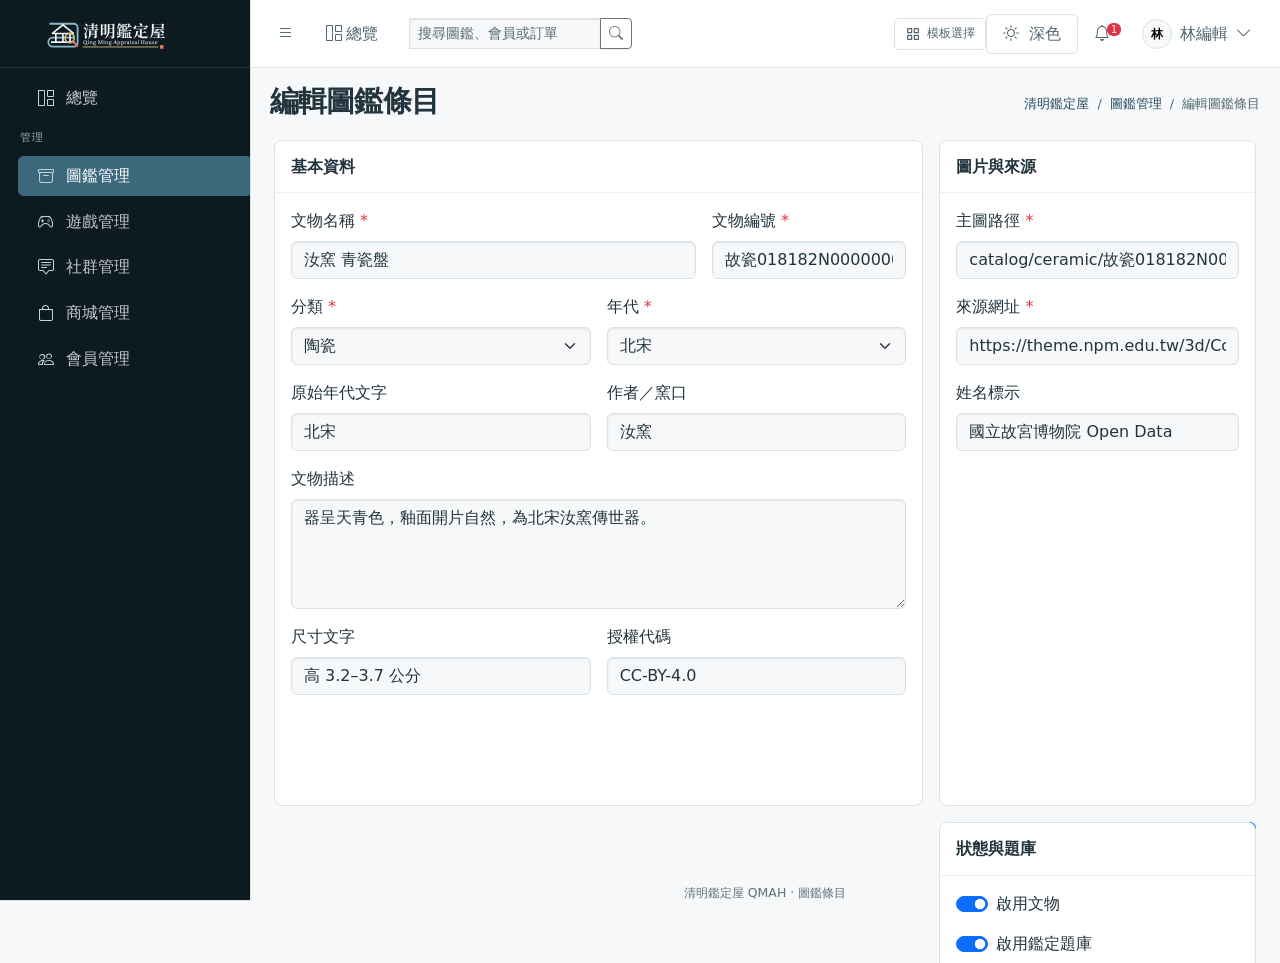
<file: adminlte/artifact-form.html>
<!doctype html>
<html lang="zh-Hant" data-bs-theme="light">
<head>
  <meta charset="utf-8">
  <meta name="viewport" content="width=device-width, initial-scale=1">
  <meta name="theme-color" content="#22343d">
  <title>編輯圖鑑條目｜清明鑑定屋後台</title>
  <link rel="icon" href="../shared/brand/qmah-mark.svg" type="image/svg+xml">
  <script>try { const t = localStorage.getItem("qmah-admin-theme"); if (t === "dark" || t === "light") document.documentElement.setAttribute("data-bs-theme", t); } catch (error) {}</script>
  <link rel="stylesheet" href="assets/vendor/bootstrap-5.3.8.min.css"><link rel="stylesheet" href="assets/vendor/bootstrap-icons/bootstrap-icons.min.css"><link rel="stylesheet" href="assets/vendor/adminlte.min.css"><link rel="stylesheet" href="../shared/css/qmah-shared.css"><link rel="stylesheet" href="assets/css/qmah-adminlte.css">
</head>
<body class="layout-fixed sidebar-expand-lg bg-body-tertiary">
  <div class="app-wrapper">
    <nav class="app-header navbar navbar-expand bg-body"><div class="container-fluid"><ul class="navbar-nav"><li class="nav-item"><a class="nav-link" data-lte-toggle="sidebar" href="#" role="button" aria-label="切換側邊導覽"><i class="bi bi-list" aria-hidden="true"></i></a></li><li class="nav-item d-none d-md-block"><a class="nav-link" href="index.html"><i class="bi bi-grid-1x2 me-1" aria-hidden="true"></i>總覽</a></li></ul><form class="d-none d-md-flex ms-3" role="search" onsubmit="return false"><div class="input-group input-group-sm"><label class="visually-hidden" for="adminlte-search">搜尋</label><input id="adminlte-search" class="form-control" type="search" placeholder="搜尋圖鑑、會員或訂單"><button class="btn btn-outline-secondary" type="submit" aria-label="搜尋"><i class="bi bi-search" aria-hidden="true"></i></button></div></form><ul class="navbar-nav ms-auto align-items-center"><li class="nav-item"><button class="nav-link qmah-theme-toggle" type="button" data-qmah-theme-toggle aria-pressed="false" aria-label="切換為深色模式"><i class="bi bi-sun" aria-hidden="true"></i><span class="d-none d-sm-inline ms-1" data-qmah-theme-label>深色</span></button></li><li class="nav-item dropdown"><a class="nav-link" data-bs-toggle="dropdown" href="#" aria-label="開啟通知"><i class="bi bi-bell" aria-hidden="true"></i><span class="navbar-badge badge text-bg-danger">1</span></a><div class="dropdown-menu dropdown-menu-end"><a href="artifacts.html" class="dropdown-item">汝窯 青瓷盤來源標示</a><div class="dropdown-divider"></div><a href="artifacts.html" class="dropdown-item">查看文物</a></div></li><li class="nav-item dropdown"><a class="nav-link d-flex align-items-center gap-2" data-bs-toggle="dropdown" href="#" aria-label="開啟帳號選單"><span class="badge rounded-circle text-bg-light border p-2">林</span><span class="d-none d-lg-inline">林編輯</span><i class="bi bi-chevron-down" aria-hidden="true"></i></a><div class="dropdown-menu dropdown-menu-end"><a class="dropdown-item" href="#">帳號設定</a><a class="dropdown-item" href="#">操作紀錄</a><div class="dropdown-divider"></div><a class="dropdown-item" href="#">登出</a></div></li></ul></div></nav>
    <aside class="app-sidebar" data-bs-theme="dark"><div class="sidebar-brand"><a href="index.html" class="brand-link qmah-adminlte-brand" aria-label="清明鑑定屋後台首頁"><img class="qmah-logo-light" src="../shared/brand/qmah-logo.svg" alt="清明鑑定屋 QMAH"><img class="qmah-logo-dark" src="../shared/brand/qmah-logo-dark.svg" alt="清明鑑定屋 QMAH"></a></div><div class="sidebar-wrapper"><nav aria-label="主要導覽"><ul class="nav sidebar-menu flex-column" role="menu"><li class="nav-item"><a href="index.html" class="nav-link"><i class="nav-icon bi bi-grid-1x2" aria-hidden="true"></i><p>總覽</p></a></li><li class="nav-header">管理</li><li class="nav-item"><a href="artifacts.html" class="nav-link active" data-qmah-system="catalog"><i class="nav-icon bi bi-archive" aria-hidden="true"></i><p>圖鑑管理</p></a></li><li class="nav-item"><a href="game.html" class="nav-link" data-qmah-system="game"><i class="nav-icon bi bi-controller" aria-hidden="true"></i><p>遊戲管理</p></a></li><li class="nav-item"><a href="social.html" class="nav-link" data-qmah-system="social"><i class="nav-icon bi bi-chat-square-text" aria-hidden="true"></i><p>社群管理</p></a></li><li class="nav-item"><a href="store.html" class="nav-link" data-qmah-system="store"><i class="nav-icon bi bi-bag" aria-hidden="true"></i><p>商城管理</p></a></li><li class="nav-item"><a href="users.html" class="nav-link" data-qmah-system="user"><i class="nav-icon bi bi-people" aria-hidden="true"></i><p>會員管理</p></a></li></ul></nav></div></aside>
    <main class="app-main" id="main-content"><div class="app-content-header"><div class="container-fluid"><div class="row"><div class="col-sm-6"><h1 class="mb-0">編輯圖鑑條目</h1></div><div class="col-sm-6"><ol class="breadcrumb float-sm-end mb-0"><li class="breadcrumb-item"><a href="index.html">清明鑑定屋</a></li><li class="breadcrumb-item"><a href="artifacts.html">圖鑑管理</a></li><li class="breadcrumb-item active" aria-current="page">編輯圖鑑條目</li></ol></div></div></div></div><div class="app-content"><div class="container-fluid">
      <form class="row g-3" data-qmah-validation data-qmah-return="artifacts.html" novalidate>
        <div class="col-lg-8"><section class="card qmah-adminlte-card"><div class="card-header"><h2 class="card-title mb-0">基本資料</h2></div><div class="card-body"><div class="row g-3"><div class="col-md-8"><label class="form-label" for="artifact-name">文物名稱 <span class="text-danger">*</span></label><input id="artifact-name" class="form-control" type="text" value="汝窯 青瓷盤" required><div class="invalid-feedback">請輸入文物名稱。</div></div><div class="col-md-4"><label class="form-label" for="artifact-ref">文物編號 <span class="text-danger">*</span></label><input id="artifact-ref" class="form-control" type="text" value="故瓷018182N000000000" required><div class="invalid-feedback">請輸入文物編號。</div></div><div class="col-md-6"><label class="form-label" for="artifact-category">分類 <span class="text-danger">*</span></label><select id="artifact-category" class="form-select" required><option value="">請選擇分類</option><option selected>陶瓷</option><option>玉器</option><option>漆器</option><option>琺瑯器</option><option>繪畫</option><option>銅器</option><option>錢幣</option></select></div><div class="col-md-6"><label class="form-label" for="artifact-era">年代 <span class="text-danger">*</span></label><select id="artifact-era" class="form-select" required><option value="">請選擇年代</option><option selected>北宋</option><option>清</option><option>西漢</option><option>春秋</option></select></div><div class="col-md-6"><label class="form-label" for="artifact-era-original">原始年代文字</label><input id="artifact-era-original" class="form-control" type="text" value="北宋"></div><div class="col-md-6"><label class="form-label" for="artifact-creator">作者／窯口</label><input id="artifact-creator" class="form-control" type="text" value="汝窯"></div><div class="col-12"><label class="form-label" for="artifact-description">文物描述</label><textarea id="artifact-description" class="form-control" rows="4">器呈天青色，釉面開片自然，為北宋汝窯傳世器。</textarea></div><div class="col-md-6"><label class="form-label" for="artifact-size">尺寸文字</label><input id="artifact-size" class="form-control" type="text" value="高 3.2–3.7 公分"></div><div class="col-md-6"><label class="form-label" for="artifact-license">授權代碼</label><input id="artifact-license" class="form-control" type="text" value="CC-BY-4.0"></div></div></div></section></div>
        <div class="col-lg-4"><section class="card qmah-adminlte-card mb-3"><div class="card-header"><h2 class="card-title mb-0">圖片與來源</h2></div><div class="card-body"><label class="form-label" for="artifact-image">主圖路徑 <span class="text-danger">*</span></label><input id="artifact-image" class="form-control mb-3" type="text" value="catalog/ceramic/故瓷018182N000000000/primary.jpg" required><label class="form-label" for="artifact-source">來源網址 <span class="text-danger">*</span></label><input id="artifact-source" class="form-control mb-3" type="url" value="https://theme.npm.edu.tw/3d/Content.aspx?sno=04009221" required><label class="form-label" for="artifact-attribution">姓名標示</label><input id="artifact-attribution" class="form-control" type="text" value="國立故宮博物院 Open Data"></div></section><section class="card qmah-adminlte-card"><div class="card-header"><h2 class="card-title mb-0">狀態與題庫</h2></div><div class="card-body"><div class="form-check form-switch mb-3"><input id="artifact-active" class="form-check-input" type="checkbox" checked><label class="form-check-label" for="artifact-active">啟用文物</label></div><div class="form-check form-switch mb-3"><input id="question-active" class="form-check-input" type="checkbox" checked><label class="form-check-label" for="question-active">啟用鑑定題庫</label></div><label class="form-label" for="question-difficulty">題目難度</label><select id="question-difficulty" class="form-select mb-3"><option>1</option><option selected>2</option><option>3</option><option>4</option><option>5</option></select><label class="form-label" for="question-template">題型代碼</label><input id="question-template" class="form-control" type="text" value="VISUAL_COMPARE"></div></section></div>
        <div class="col-12 d-flex flex-wrap justify-content-end gap-2"><a class="btn btn-outline-secondary" href="artifacts.html">取消</a><button class="btn btn-primary" type="submit">儲存文物</button><p class="w-100 text-end text-body-secondary small mb-0" data-qmah-form-status aria-live="polite"></p><div class="alert alert-danger d-none w-100 mb-0" data-qmah-validation-summary role="alert"></div></div>
      </form>
      <div class="qmah-adminlte-footer">清明鑑定屋 QMAH · 圖鑑條目</div>
    </div></div></main>
  </div>
  <script src="assets/vendor/bootstrap-5.3.8.bundle.min.js"></script><script src="assets/vendor/adminlte.min.js"></script><script src="../shared/js/qmah-demo.js"></script>
</body>
</html>
</file>
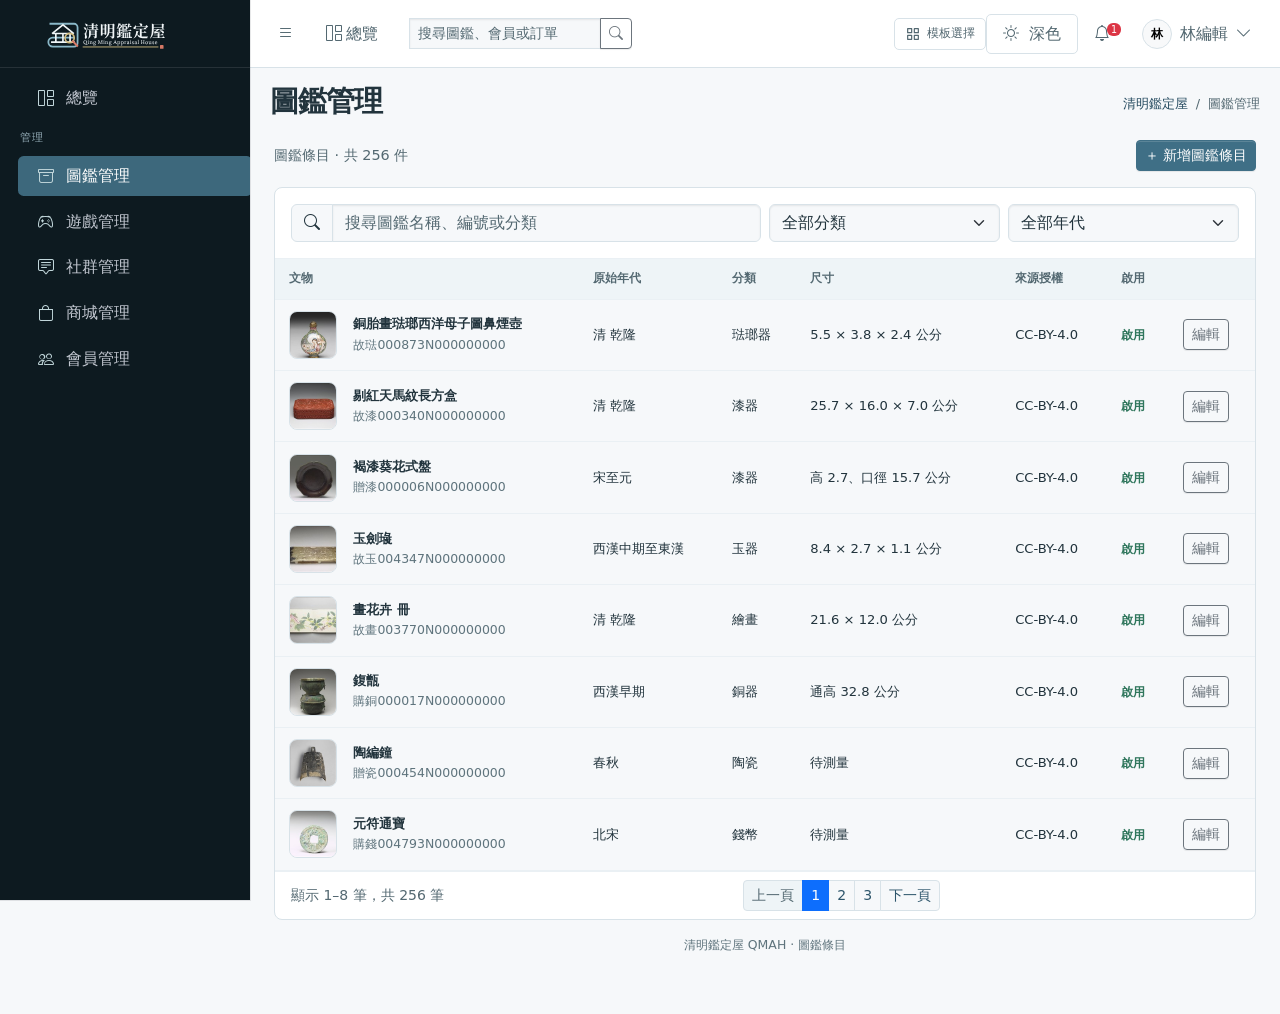
<file: adminlte/artifacts.html>
<!doctype html>
<html lang="zh-Hant" data-bs-theme="light">
<head>
  <meta charset="utf-8">
  <meta name="viewport" content="width=device-width, initial-scale=1">
  <meta name="theme-color" content="#22343d">
  <title>圖鑑管理｜清明鑑定屋後台</title>
  <link rel="icon" href="../shared/brand/qmah-mark.svg" type="image/svg+xml">
  <script>try { const t = localStorage.getItem("qmah-admin-theme"); if (t === "dark" || t === "light") document.documentElement.setAttribute("data-bs-theme", t); } catch (error) {}</script>
  <link rel="stylesheet" href="assets/vendor/bootstrap-5.3.8.min.css">
  <link rel="stylesheet" href="assets/vendor/bootstrap-icons/bootstrap-icons.min.css">
  <link rel="stylesheet" href="assets/vendor/adminlte.min.css">
  <link rel="stylesheet" href="../shared/css/qmah-shared.css">
  <link rel="stylesheet" href="assets/css/qmah-adminlte.css">
</head>
<body class="layout-fixed sidebar-expand-lg bg-body-tertiary">
  <div class="app-wrapper">
    <nav class="app-header navbar navbar-expand bg-body"><div class="container-fluid"><ul class="navbar-nav"><li class="nav-item"><a class="nav-link" data-lte-toggle="sidebar" href="#" role="button" aria-label="切換側邊導覽"><i class="bi bi-list" aria-hidden="true"></i></a></li><li class="nav-item d-none d-md-block"><a class="nav-link" href="index.html"><i class="bi bi-grid-1x2 me-1" aria-hidden="true"></i>總覽</a></li></ul><form class="d-none d-md-flex ms-3" role="search" onsubmit="return false"><div class="input-group input-group-sm"><label class="visually-hidden" for="adminlte-search">搜尋</label><input id="adminlte-search" class="form-control" type="search" placeholder="搜尋圖鑑、會員或訂單"><button class="btn btn-outline-secondary" type="submit" aria-label="搜尋"><i class="bi bi-search" aria-hidden="true"></i></button></div></form><ul class="navbar-nav ms-auto align-items-center"><li class="nav-item"><button class="nav-link qmah-theme-toggle" type="button" data-qmah-theme-toggle aria-pressed="false" aria-label="切換為深色模式"><i class="bi bi-sun" aria-hidden="true"></i><span class="d-none d-sm-inline ms-1" data-qmah-theme-label>深色</span></button></li><li class="nav-item dropdown"><a class="nav-link" data-bs-toggle="dropdown" href="#" aria-label="開啟通知"><i class="bi bi-bell" aria-hidden="true"></i><span class="navbar-badge badge text-bg-danger">1</span></a><div class="dropdown-menu dropdown-menu-end"><a href="artifacts.html" class="dropdown-item">汝窯 青瓷盤來源標示</a><div class="dropdown-divider"></div><a href="artifacts.html" class="dropdown-item">查看文物</a></div></li><li class="nav-item dropdown"><a class="nav-link d-flex align-items-center gap-2" data-bs-toggle="dropdown" href="#" aria-label="開啟帳號選單"><span class="badge rounded-circle text-bg-light border p-2">林</span><span class="d-none d-lg-inline">林編輯</span><i class="bi bi-chevron-down" aria-hidden="true"></i></a><div class="dropdown-menu dropdown-menu-end"><a class="dropdown-item" href="#">帳號設定</a><a class="dropdown-item" href="#">操作紀錄</a><div class="dropdown-divider"></div><a class="dropdown-item" href="#">登出</a></div></li></ul></div></nav>
    <aside class="app-sidebar" data-bs-theme="dark"><div class="sidebar-brand"><a href="index.html" class="brand-link qmah-adminlte-brand" aria-label="清明鑑定屋後台首頁"><img class="qmah-logo-light" src="../shared/brand/qmah-logo.svg" alt="清明鑑定屋 QMAH"><img class="qmah-logo-dark" src="../shared/brand/qmah-logo-dark.svg" alt="清明鑑定屋 QMAH"></a></div><div class="sidebar-wrapper"><nav aria-label="主要導覽"><ul class="nav sidebar-menu flex-column" role="menu"><li class="nav-item"><a href="index.html" class="nav-link"><i class="nav-icon bi bi-grid-1x2" aria-hidden="true"></i><p>總覽</p></a></li><li class="nav-header">管理</li><li class="nav-item"><a href="artifacts.html" class="nav-link active" data-qmah-system="catalog"><i class="nav-icon bi bi-archive" aria-hidden="true"></i><p>圖鑑管理</p></a></li><li class="nav-item"><a href="game.html" class="nav-link" data-qmah-system="game"><i class="nav-icon bi bi-controller" aria-hidden="true"></i><p>遊戲管理</p></a></li><li class="nav-item"><a href="social.html" class="nav-link" data-qmah-system="social"><i class="nav-icon bi bi-chat-square-text" aria-hidden="true"></i><p>社群管理</p></a></li><li class="nav-item"><a href="store.html" class="nav-link" data-qmah-system="store"><i class="nav-icon bi bi-bag" aria-hidden="true"></i><p>商城管理</p></a></li><li class="nav-item"><a href="users.html" class="nav-link" data-qmah-system="user"><i class="nav-icon bi bi-people" aria-hidden="true"></i><p>會員管理</p></a></li></ul></nav></div></aside>
    <main class="app-main" id="main-content"><div class="app-content-header"><div class="container-fluid"><div class="row"><div class="col-sm-6"><h1 class="mb-0">圖鑑管理</h1></div><div class="col-sm-6"><ol class="breadcrumb float-sm-end mb-0"><li class="breadcrumb-item"><a href="index.html">清明鑑定屋</a></li><li class="breadcrumb-item active" aria-current="page">圖鑑管理</li></ol></div></div></div></div><div class="app-content"><div class="container-fluid">
      <div class="qmah-adminlte-toolbar"><p>圖鑑條目 · 共 256 件</p><a class="btn btn-primary btn-sm" href="artifact-form.html">＋ 新增圖鑑條目</a></div>
      <section class="card qmah-adminlte-card"><div class="card-header"><div class="row g-2"><div class="col-lg-6"><label class="visually-hidden" for="artifact-search">搜尋文物</label><div class="input-group"><span class="input-group-text"><i class="bi bi-search" aria-hidden="true"></i></span><input id="artifact-search" class="form-control" type="search" data-qmah-table-search placeholder="搜尋圖鑑名稱、編號或分類"></div></div><div class="col-sm-6 col-lg-3"><label class="visually-hidden" for="artifact-category">分類</label><select id="artifact-category" class="form-select" data-qmah-filter="category"><option>全部分類</option><option>玉器</option><option>陶瓷</option><option>琺瑯器</option><option>漆器</option><option>繪畫</option><option>銅器</option><option>錢幣</option></select></div><div class="col-sm-6 col-lg-3"><label class="visually-hidden" for="artifact-era">年代</label><select id="artifact-era" class="form-select" data-qmah-filter="era"><option>全部年代</option><option>清</option><option>北宋</option><option>西漢</option><option>春秋</option></select></div></div></div><div class="qmah-adminlte-table-wrap"><table class="table table-hover align-middle"><thead><tr><th>文物</th><th>原始年代</th><th>分類</th><th>尺寸</th><th>來源授權</th><th>啟用</th><th></th></tr></thead><tbody>
        <tr data-qmah-row data-search-text="銅胎畫琺瑯西洋母子圖鼻煙壺 故琺000873N000000000 清 乾隆 琺瑯器"><td><div class="d-flex align-items-center"><img class="qmah-artifact-thumb me-3" src="../shared/media/catalog/enamel/故琺000873N000000000/thumbnail.jpg" alt="銅胎畫琺瑯西洋母子圖鼻煙壺縮圖"><div><span class="qmah-artifact-name">銅胎畫琺瑯西洋母子圖鼻煙壺</span><span class="qmah-artifact-meta">故琺000873N000000000</span></div></div></td><td>清 乾隆</td><td>琺瑯器</td><td>5.5 × 3.8 × 2.4 公分</td><td>CC-BY-4.0</td><td><span class="qmah-adminlte-status qmah-adminlte-status--success">啟用</span></td><td><a class="btn btn-sm btn-outline-secondary" href="artifact-form.html">編輯</a></td></tr>
        <tr data-qmah-row data-search-text="剔紅天馬紋長方盒 故漆000340N000000000 清 乾隆 漆器"><td><div class="d-flex align-items-center"><img class="qmah-artifact-thumb me-3" src="../shared/media/catalog/lacquer/故漆000340N000000000/thumbnail.jpg" alt="剔紅天馬紋長方盒縮圖"><div><span class="qmah-artifact-name">剔紅天馬紋長方盒</span><span class="qmah-artifact-meta">故漆000340N000000000</span></div></div></td><td>清 乾隆</td><td>漆器</td><td>25.7 × 16.0 × 7.0 公分</td><td>CC-BY-4.0</td><td><span class="qmah-adminlte-status qmah-adminlte-status--success">啟用</span></td><td><a class="btn btn-sm btn-outline-secondary" href="artifact-form.html">編輯</a></td></tr>
        <tr data-qmah-row data-search-text="褐漆葵花式盤 贈漆000006N000000000 宋至元 漆器"><td><div class="d-flex align-items-center"><img class="qmah-artifact-thumb me-3" src="../shared/media/catalog/lacquer/贈漆000006N000000000/thumbnail.jpg" alt="褐漆葵花式盤縮圖"><div><span class="qmah-artifact-name">褐漆葵花式盤</span><span class="qmah-artifact-meta">贈漆000006N000000000</span></div></div></td><td>宋至元</td><td>漆器</td><td>高 2.7、口徑 15.7 公分</td><td>CC-BY-4.0</td><td><span class="qmah-adminlte-status qmah-adminlte-status--success">啟用</span></td><td><a class="btn btn-sm btn-outline-secondary" href="artifact-form.html">編輯</a></td></tr>
        <tr data-qmah-row data-search-text="玉劍璏 故玉004347N000000000 西漢中期至東漢 玉器"><td><div class="d-flex align-items-center"><img class="qmah-artifact-thumb me-3" src="../shared/media/catalog/jade/故玉004347N000000000/thumbnail.jpg" alt="玉劍璏縮圖"><div><span class="qmah-artifact-name">玉劍璏</span><span class="qmah-artifact-meta">故玉004347N000000000</span></div></div></td><td>西漢中期至東漢</td><td>玉器</td><td>8.4 × 2.7 × 1.1 公分</td><td>CC-BY-4.0</td><td><span class="qmah-adminlte-status qmah-adminlte-status--success">啟用</span></td><td><a class="btn btn-sm btn-outline-secondary" href="artifact-form.html">編輯</a></td></tr>
        <tr data-qmah-row data-search-text="畫花卉 冊 故畫003770N000000000 清 乾隆 繪畫"><td><div class="d-flex align-items-center"><img class="qmah-artifact-thumb me-3" src="../shared/media/catalog/painting/故畫003770N000000000/thumbnail.jpg" alt="畫花卉冊縮圖"><div><span class="qmah-artifact-name">畫花卉 冊</span><span class="qmah-artifact-meta">故畫003770N000000000</span></div></div></td><td>清 乾隆</td><td>繪畫</td><td>21.6 × 12.0 公分</td><td>CC-BY-4.0</td><td><span class="qmah-adminlte-status qmah-adminlte-status--success">啟用</span></td><td><a class="btn btn-sm btn-outline-secondary" href="artifact-form.html">編輯</a></td></tr>
        <tr data-qmah-row data-search-text="鍑甑 購銅000017N000000000 西漢早期 銅器"><td><div class="d-flex align-items-center"><img class="qmah-artifact-thumb me-3" src="../shared/media/catalog/bronze/購銅000017N000000000/thumbnail.jpg" alt="鍑甑縮圖"><div><span class="qmah-artifact-name">鍑甑</span><span class="qmah-artifact-meta">購銅000017N000000000</span></div></div></td><td>西漢早期</td><td>銅器</td><td>通高 32.8 公分</td><td>CC-BY-4.0</td><td><span class="qmah-adminlte-status qmah-adminlte-status--success">啟用</span></td><td><a class="btn btn-sm btn-outline-secondary" href="artifact-form.html">編輯</a></td></tr>
        <tr data-qmah-row data-search-text="陶編鐘 贈瓷000454N000000000 春秋 陶瓷"><td><div class="d-flex align-items-center"><img class="qmah-artifact-thumb me-3" src="../shared/media/catalog/ceramic/贈瓷000454N000000000/thumbnail.jpg" alt="陶編鐘縮圖"><div><span class="qmah-artifact-name">陶編鐘</span><span class="qmah-artifact-meta">贈瓷000454N000000000</span></div></div></td><td>春秋</td><td>陶瓷</td><td>待測量</td><td>CC-BY-4.0</td><td><span class="qmah-adminlte-status qmah-adminlte-status--success">啟用</span></td><td><a class="btn btn-sm btn-outline-secondary" href="artifact-form.html">編輯</a></td></tr>
        <tr data-qmah-row data-search-text="元符通寶 購錢004793N000000000 北宋 錢幣"><td><div class="d-flex align-items-center"><img class="qmah-artifact-thumb me-3" src="../shared/media/catalog/coin/購錢004793N000000000/thumbnail.jpg" alt="元符通寶縮圖"><div><span class="qmah-artifact-name">元符通寶</span><span class="qmah-artifact-meta">購錢004793N000000000</span></div></div></td><td>北宋</td><td>錢幣</td><td>待測量</td><td>CC-BY-4.0</td><td><span class="qmah-adminlte-status qmah-adminlte-status--success">啟用</span></td><td><a class="btn btn-sm btn-outline-secondary" href="artifact-form.html">編輯</a></td></tr>
        <tr data-qmah-empty hidden><td colspan="7" class="text-center text-body-secondary py-4">找不到符合條件的文物。</td></tr>
      </tbody></table></div><div class="card-footer d-flex align-items-center justify-content-between"><span class="text-body-secondary small">顯示 1–8 筆，共 256 筆</span><nav aria-label="文物分頁"><ul class="pagination pagination-sm mb-0"><li class="page-item disabled"><a class="page-link" href="#">上一頁</a></li><li class="page-item active"><a class="page-link" href="#">1</a></li><li class="page-item"><a class="page-link" href="#">2</a></li><li class="page-item"><a class="page-link" href="#">3</a></li><li class="page-item"><a class="page-link" href="#">下一頁</a></li></ul></nav></div></section>
      <div class="qmah-adminlte-footer">清明鑑定屋 QMAH · 圖鑑條目</div>
    </div></div></main>
  </div>
  <script src="assets/vendor/bootstrap-5.3.8.bundle.min.js"></script><script src="assets/vendor/adminlte.min.js"></script><script src="../shared/js/qmah-demo.js"></script>
</body>
</html>
</file>
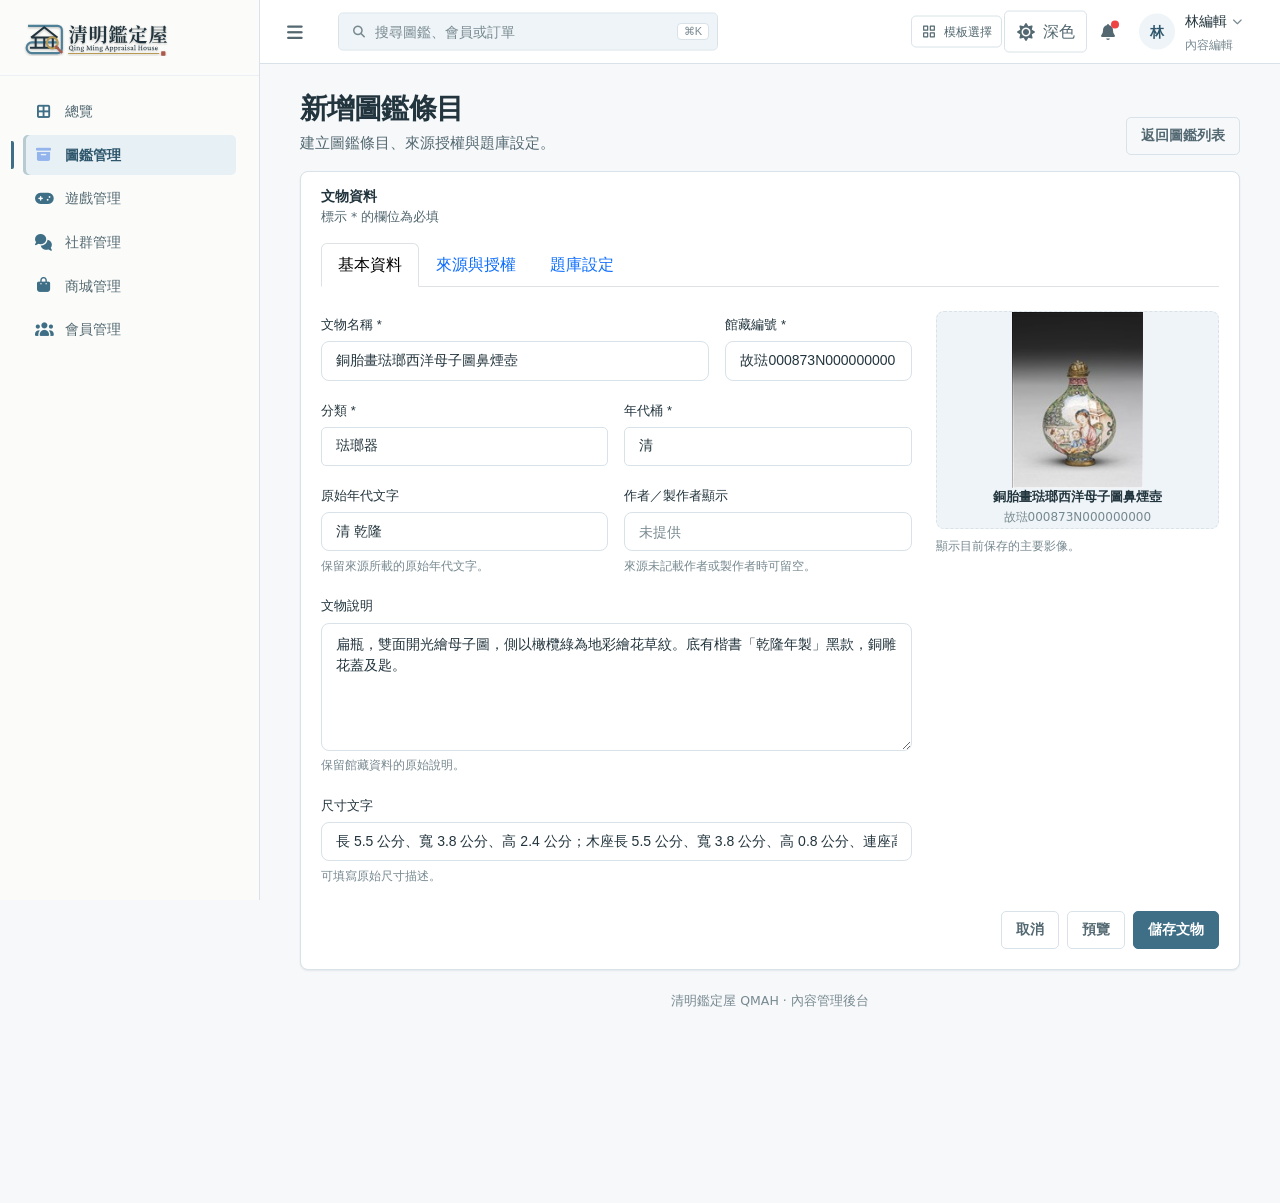
<file: cooladmin/artifact-form.html>
<!doctype html>
<html lang="zh-Hant">
<head>
  <meta charset="UTF-8">
  <meta name="viewport" content="width=device-width, initial-scale=1, shrink-to-fit=no">
  <meta name="theme-color" content="#1a2930">
  <title>新增圖鑑條目｜清明鑑定屋後台</title>
  <link rel="icon" href="../shared/brand/qmah-mark.svg" type="image/svg+xml">
  <link href="assets/css/font-face.css" rel="stylesheet">
  <link href="assets/vendor/fontawesome-7.3.1/css/all.min.css" rel="stylesheet">
  <link href="assets/vendor/bootstrap-5.3.8.min.css" rel="stylesheet">
  <link href="assets/vendor/hamburgers.min.css" rel="stylesheet">
  <link href="assets/css/theme.css" rel="stylesheet">
  <link href="assets/css/app.css" rel="stylesheet">
  <link href="../shared/css/qmah-shared.css" rel="stylesheet">
  <link href="assets/css/qmah-cooladmin.css" rel="stylesheet">
</head>
<body class="app">
  <a class="visually-hidden-focusable skip-link" href="#main-content">跳到主要內容</a>
  <div class="page-wrapper">
    <header class="header-mobile d-block d-lg-none">
      <div class="header-mobile__bar"><div class="container-fluid"><div class="header-mobile-inner"><a class="logo qmah-mobile-logo" href="index.html"><img class="qmah-logo-light" src="../shared/brand/qmah-logo.svg" alt="清明鑑定屋 QMAH"><img class="qmah-logo-dark" src="../shared/brand/qmah-logo-dark.svg" alt="清明鑑定屋 QMAH"></a><button class="hamburger hamburger--slider" type="button" aria-label="開啟手機導覽"><span class="hamburger-box"><span class="hamburger-inner"></span></span></button></div></div></div>
      <nav class="navbar-mobile"><div class="container-fluid"><ul class="navbar-mobile__list list-unstyled"><li><a href="index.html"><i class="fa-solid fa-table-cells-large" aria-hidden="true"></i>總覽</a></li><li class="active"><a href="artifacts.html" data-qmah-system="catalog"><i class="fa-solid fa-box-archive" aria-hidden="true"></i>圖鑑管理</a></li><li><a href="game.html" data-qmah-system="game"><i class="fa-solid fa-gamepad" aria-hidden="true"></i>遊戲管理</a></li><li><a href="social.html" data-qmah-system="social"><i class="fa-solid fa-comments" aria-hidden="true"></i>社群管理</a></li><li><a href="store.html" data-qmah-system="store"><i class="fa-solid fa-bag-shopping" aria-hidden="true"></i>商城管理</a></li><li><a href="users.html" data-qmah-system="user"><i class="fa-solid fa-users" aria-hidden="true"></i>會員管理</a></li></ul></div></nav>
    </header>

    <aside class="menu-sidebar" id="main-sidebar">
      <div class="logo"><a class="logo-link" href="index.html" aria-label="清明鑑定屋後台首頁"><img class="qmah-cool-logo-full qmah-logo-light" src="../shared/brand/qmah-logo.svg" alt="清明鑑定屋 QMAH"><img class="qmah-cool-logo-full qmah-logo-dark" src="../shared/brand/qmah-logo-dark.svg" alt="清明鑑定屋 QMAH"></a><button class="sidebar-close js-sidebar-toggle" type="button" aria-label="關閉側邊導覽"><i class="fa-solid fa-xmark" aria-hidden="true"></i></button></div>
      <div class="menu-sidebar__content js-scrollbar1"><nav class="navbar-sidebar" aria-label="主要導覽"><ul class="list-unstyled navbar__list"><li><a href="index.html"><i class="fa-solid fa-table-cells-large" aria-hidden="true"></i>總覽</a></li><li class="active"><a href="artifacts.html" data-qmah-system="catalog"><i class="fa-solid fa-box-archive" aria-hidden="true"></i>圖鑑管理</a></li><li><a href="game.html" data-qmah-system="game"><i class="fa-solid fa-gamepad" aria-hidden="true"></i>遊戲管理</a></li><li><a href="social.html" data-qmah-system="social"><i class="fa-solid fa-comments" aria-hidden="true"></i>社群管理</a></li><li><a href="store.html" data-qmah-system="store"><i class="fa-solid fa-bag-shopping" aria-hidden="true"></i>商城管理</a></li><li><a href="users.html" data-qmah-system="user"><i class="fa-solid fa-users" aria-hidden="true"></i>會員管理</a></li></ul></nav></div>
    </aside>

    <div class="page-container">
      <header class="header-desktop">
        <div class="section__content section__content--p30"><div class="container-fluid"><div class="header-wrap"><button class="sidebar-toggle js-sidebar-toggle" type="button" aria-label="切換側邊導覽" aria-expanded="false" aria-controls="main-sidebar"><i class="fa-solid fa-bars" aria-hidden="true"></i></button><a class="qmah-topbar-brand" href="index.html" aria-label="清明鑑定屋後台首頁"><img class="qmah-logo-light" src="../shared/brand/qmah-logo.svg" alt="清明鑑定屋 QMAH"><img class="qmah-logo-dark" src="../shared/brand/qmah-logo-dark.svg" alt="清明鑑定屋 QMAH"></a><form class="form-header" role="search" onsubmit="return false"><i class="fa-solid fa-magnifying-glass form-header__icon" aria-hidden="true"></i><input class="au-input au-input--xl" type="search" placeholder="搜尋圖鑑、會員或訂單" aria-label="搜尋圖鑑、會員或訂單"><kbd class="form-header__hint" aria-hidden="true">⌘K</kbd></form><div class="header-button"><button class="qmah-theme-toggle" data-qmah-theme-toggle type="button" aria-pressed="false" aria-label="切換為深色模式"><i class="fa-solid fa-sun" aria-hidden="true"></i><span data-qmah-theme-label>深色</span></button><div class="noti-wrap"><div class="noti__item js-item-menu" role="button" tabindex="0" aria-haspopup="true" aria-label="通知"><i class="fa-solid fa-bell" aria-hidden="true"></i><span class="quantity">1</span><div class="notifi-dropdown js-dropdown"><div class="notifi__title"><p>最近通知</p></div><div class="notifi__item"><div class="bg-c1 img-cir img-40"><i class="fa-solid fa-box-archive" aria-hidden="true"></i></div><div class="content"><p>汝窯 青瓷盤來源標示 CC BY 4.0</p><span class="date">8 分鐘前</span></div></div><div class="notifi__item"><div class="bg-c2 img-cir img-40"><i class="fa-solid fa-file-lines" aria-hidden="true"></i></div><div class="content"><p>題庫已啟用 256 件</p><span class="date">42 分鐘前</span></div></div><div class="notifi__footer"><a href="artifacts.html">查看文物</a></div></div></div></div><div class="account-wrap"><div class="account-item clearfix js-item-menu" role="button" tabindex="0" aria-haspopup="true" aria-label="帳號選單"><div class="qmah-account-mark">林</div><div class="content"><a class="js-acc-btn" href="#">林編輯</a><span class="qmah-account-role">內容編輯</span></div><div class="account-dropdown js-dropdown"><div class="info clearfix"><div class="qmah-account-mark qmah-account-mark--large">林</div><div class="content"><h5 class="name"><a href="#">林編輯</a></h5><span class="email">editor@qmah.tw</span></div></div><div class="account-dropdown__body"><div class="account-dropdown__item"><a href="#"><i class="fa-solid fa-user" aria-hidden="true"></i>帳號設定</a></div><div class="account-dropdown__item"><a href="#"><i class="fa-solid fa-clock-rotate-left" aria-hidden="true"></i>操作紀錄</a></div></div><div class="account-dropdown__footer"><a href="#"><i class="fa-solid fa-arrow-right-from-bracket" aria-hidden="true"></i>登出</a></div></div></div></div></div></div></div></div>
      </header>

      <main class="main-content" id="main-content">
        <div class="section__content section__content--p30"><div class="container-fluid">
          <div class="page-header"><div><h1>新增圖鑑條目</h1><p class="subtitle">建立圖鑑條目、來源授權與題庫設定。</p></div><div class="page-header__actions"><a class="m-btn m-btn--ghost" href="artifacts.html">返回圖鑑列表</a></div></div>

          <section class="m-card" aria-labelledby="form-title">
            <div class="m-card__header"><div><h2 class="m-card__title" id="form-title">文物資料</h2><p class="m-card__subtitle">標示 <span aria-hidden="true">*</span> 的欄位為必填</p></div></div>
            <div class="m-card__body">
              <ul class="nav nav-tabs mb-4" id="artifact-form-tabs" role="tablist">
                <li class="nav-item" role="presentation"><button class="nav-link active" id="basic-tab" data-bs-toggle="tab" data-bs-target="#basic-pane" type="button" role="tab" aria-controls="basic-pane" aria-selected="true">基本資料</button></li>
                <li class="nav-item" role="presentation"><button class="nav-link" id="source-tab" data-bs-toggle="tab" data-bs-target="#source-pane" type="button" role="tab" aria-controls="source-pane" aria-selected="false">來源與授權</button></li>
                <li class="nav-item" role="presentation"><button class="nav-link" id="question-tab" data-bs-toggle="tab" data-bs-target="#question-pane" type="button" role="tab" aria-controls="question-pane" aria-selected="false">題庫設定</button></li>
              </ul>

              <form data-qmah-validation data-qmah-return="artifacts.html" novalidate>
                <div class="tab-content" id="artifact-form-content">
                  <div class="tab-pane fade show active" id="basic-pane" role="tabpanel" aria-labelledby="basic-tab" tabindex="0">
                    <div class="row g-4">
                      <div class="col-lg-8">
                        <div class="row g-3">
                          <div class="col-md-8"><label class="form-label" for="artifact-name">文物名稱 <span aria-hidden="true">*</span></label><input class="form-control" id="artifact-name" name="name" type="text" required value="銅胎畫琺瑯西洋母子圖鼻煙壺"><div class="invalid-feedback">請填寫文物名稱。</div></div>
                          <div class="col-md-4"><label class="form-label" for="artifact-ref">館藏編號 <span aria-hidden="true">*</span></label><input class="form-control" id="artifact-ref" name="artifactRef" type="text" required value="故琺000873N000000000"><div class="invalid-feedback">請填寫館藏編號。</div></div>
                          <div class="col-md-6"><label class="form-label" for="artifact-category">分類 <span aria-hidden="true">*</span></label><select class="form-select" id="artifact-category" name="category" required><option value="">請選擇分類</option><option>銅器</option><option>陶瓷</option><option>玉器</option><option>繪畫</option><option selected>琺瑯器</option><option>漆器</option><option>錢幣</option><option>雕刻</option></select><div class="invalid-feedback">請選擇分類。</div></div>
                          <div class="col-md-6"><label class="form-label" for="artifact-era-bucket">年代桶 <span aria-hidden="true">*</span></label><select class="form-select" id="artifact-era-bucket" name="eraBucket" required><option value="">請選擇年代桶</option><option>周</option><option>戰國</option><option>宋</option><option>明</option><option selected>清</option><option>漢</option><option>唐</option></select><div class="invalid-feedback">請選擇年代桶。</div></div>
                          <div class="col-md-6"><label class="form-label" for="artifact-era-original">原始年代文字</label><input class="form-control" id="artifact-era-original" name="eraTextOriginal" value="清 乾隆"><span class="qmah-field-note">保留來源所載的原始年代文字。</span></div>
                          <div class="col-md-6"><label class="form-label" for="artifact-creator">作者／製作者顯示</label><input class="form-control" id="artifact-creator" name="creatorDisplay" placeholder="未提供"><span class="qmah-field-note">來源未記載作者或製作者時可留空。</span></div>
                          <div class="col-12"><label class="form-label" for="artifact-description">文物說明</label><textarea class="form-control" id="artifact-description" name="description" rows="5">扁瓶，雙面開光繪母子圖，側以橄欖綠為地彩繪花草紋。底有楷書「乾隆年製」黑款，銅雕花蓋及匙。</textarea><span class="qmah-field-note">保留館藏資料的原始說明。</span></div>
                          <div class="col-12"><label class="form-label" for="artifact-size">尺寸文字</label><input class="form-control" id="artifact-size" name="sizeText" value="長 5.5 公分、寬 3.8 公分、高 2.4 公分；木座長 5.5 公分、寬 3.8 公分、高 0.8 公分、連座高 2.5 公分"><span class="qmah-field-note">可填寫原始尺寸描述。</span></div>
                        </div>
                      </div>
                      <div class="col-lg-4">
                        <div class="qmah-form-preview"><img class="qmah-form-image" src="../shared/media/catalog/enamel/故琺000873N000000000/thumbnail.jpg" alt="銅胎畫琺瑯西洋母子圖鼻煙壺縮圖"><div class="qmah-form-preview__caption"><strong class="qmah-artifact-name">銅胎畫琺瑯西洋母子圖鼻煙壺</strong><span class="qmah-artifact-meta">故琺000873N000000000</span></div></div>
                        <p class="qmah-field-note mb-0 mt-2">顯示目前保存的主要影像。</p>
                      </div>
                    </div>
                  </div>

                  <div class="tab-pane fade" id="source-pane" role="tabpanel" aria-labelledby="source-tab" tabindex="0">
                    <div class="row g-3">
                      <div class="col-12"><label class="form-label" for="primary-image-path">主要影像路徑 <span aria-hidden="true">*</span></label><input id="primary-image-path" class="form-control" name="primaryImagePath" required readonly value="/media/catalog/enamel/故琺000873N000000000/display.jpg"><span class="qmah-field-note">主要影像儲存位置。</span></div>
                      <div class="col-12"><label class="form-label" for="thumbnail-path">縮圖路徑</label><input id="thumbnail-path" class="form-control" name="thumbnailPath" readonly value="/media/catalog/enamel/故琺000873N000000000/thumbnail.jpg"><span class="qmah-field-note">供列表與搜尋結果使用。</span></div>
                      <div class="col-12"><label class="form-label" for="artifact-image">替換主要影像</label><input id="artifact-image" class="form-control" type="file" accept="image/jpeg,image/png" data-qmah-file-input data-qmah-file-label="#cool-file-label"><span id="cool-file-label" class="qmah-field-note">尚未選擇檔案</span></div>
                      <div class="col-md-7"><label class="form-label" for="artifact-source">來源網址 <span aria-hidden="true">*</span></label><input class="form-control" id="artifact-source" name="sourceUrl" type="url" required value="https://digitalarchive.npm.gov.tw/Collection/Detail/61855?dep=U"><div class="invalid-feedback">請輸入來源網址。</div></div>
                      <div class="col-md-5"><label class="form-label" for="license-code">授權代碼 <span aria-hidden="true">*</span></label><input class="form-control" id="license-code" name="licenseCode" required value="CC-BY-4.0"><div class="invalid-feedback">請輸入授權代碼。</div></div>
                      <div class="col-12"><label class="form-label" for="attribution-text">姓名標示</label><textarea class="form-control" id="attribution-text" name="attributionText" rows="4">銅胎畫琺瑯西洋母子圖鼻煙壺 國立故宮博物院，臺北，CC BY 4.0 @ www.npm.gov.tw</textarea><span class="qmah-field-note">請保留完整姓名標示。</span></div>
                    </div>
                  </div>

                  <div class="tab-pane fade" id="question-pane" role="tabpanel" aria-labelledby="question-tab" tabindex="0">
                    <div class="row g-3">
                      <div class="col-md-6"><label class="form-label" for="question-template">題目模板代碼</label><input class="form-control" id="question-template" name="questionTemplateCode" value="GENERAL"><span class="qmah-field-note">選擇題目類型。</span></div>
                      <div class="col-md-6"><label class="form-label" for="question-difficulty">難度</label><select class="form-select" id="question-difficulty" name="difficulty"><option selected>1</option><option>2</option><option>3</option><option>4</option><option>5</option></select><span class="qmah-field-note">難度範圍為 1–5。</span></div>
                      <div class="col-md-6"><div class="form-check form-switch"><input class="form-check-input" id="artifact-active" name="isActive" type="checkbox" checked><label class="form-check-label" for="artifact-active">啟用文物</label></div></div>
                      <div class="col-md-6"><div class="form-check form-switch"><input class="form-check-input" id="question-enabled" name="questionEnabled" type="checkbox" checked><label class="form-check-label" for="question-enabled">啟用題庫設定</label></div><span class="qmah-field-note">控制這件文物是否加入題庫。</span></div>
                    </div>
                  </div>
                </div>

                <div class="qmah-validation-summary p-3" data-qmah-validation-summary role="alert"></div>
                <div class="d-flex flex-wrap justify-content-between align-items-center gap-3 mt-4"><p class="qmah-form-status" data-qmah-form-status aria-live="polite"></p><div class="qmah-actions"><a class="m-btn m-btn--ghost" href="artifacts.html">取消</a><button class="m-btn m-btn--ghost" type="button" data-bs-toggle="modal" data-bs-target="#preview-modal">預覽</button><button class="m-btn m-btn--primary" type="submit">儲存文物</button></div></div>
              </form>
            </div>
          </section>
          <div class="copyright"><p>清明鑑定屋 QMAH · 內容管理後台</p></div>
        </div></div>
      </main>
    </div>
  </div>

  <div class="modal fade" id="preview-modal" tabindex="-1" aria-labelledby="preview-modal-title" aria-hidden="true"><div class="modal-dialog modal-dialog-centered"><div class="modal-content"><div class="modal-header"><h2 class="modal-title fs-5" id="preview-modal-title">文物預覽</h2><button class="btn-close" type="button" data-bs-dismiss="modal" aria-label="關閉"></button></div><div class="modal-body"><div class="d-flex align-items-center mb-3"><img class="qmah-artifact-thumb me-3" src="../shared/media/catalog/enamel/故琺000873N000000000/thumbnail.jpg" alt="銅胎畫琺瑯西洋母子圖鼻煙壺縮圖"><div><strong class="qmah-artifact-name">銅胎畫琺瑯西洋母子圖鼻煙壺</strong><span class="qmah-artifact-meta">清 乾隆 · 琺瑯器</span></div></div><p class="mb-0 text-secondary">扁瓶，雙面開光繪母子圖，側以橄欖綠為地彩繪花草紋。底有楷書「乾隆年製」黑款，銅雕花蓋及匙。</p></div><div class="modal-footer"><button class="m-btn m-btn--ghost" type="button" data-bs-dismiss="modal">返回編輯</button><a class="m-btn m-btn--primary" href="artifacts.html">回到文物清單</a></div></div></div></div>
  <script src="../shared/vendor/chart.umd.min.js"></script>
  <script src="assets/js/vanilla-utils.js"></script>
  <script src="assets/vendor/bootstrap-5.3.8.bundle.min.js"></script>
  <script src="assets/js/bootstrap5-init.js"></script>
  <script src="assets/js/main-vanilla.js"></script>
  <script src="assets/js/modern-plugins.js"></script>
  <script src="../shared/js/qmah-demo.js"></script>
</body>
</html>
</file>
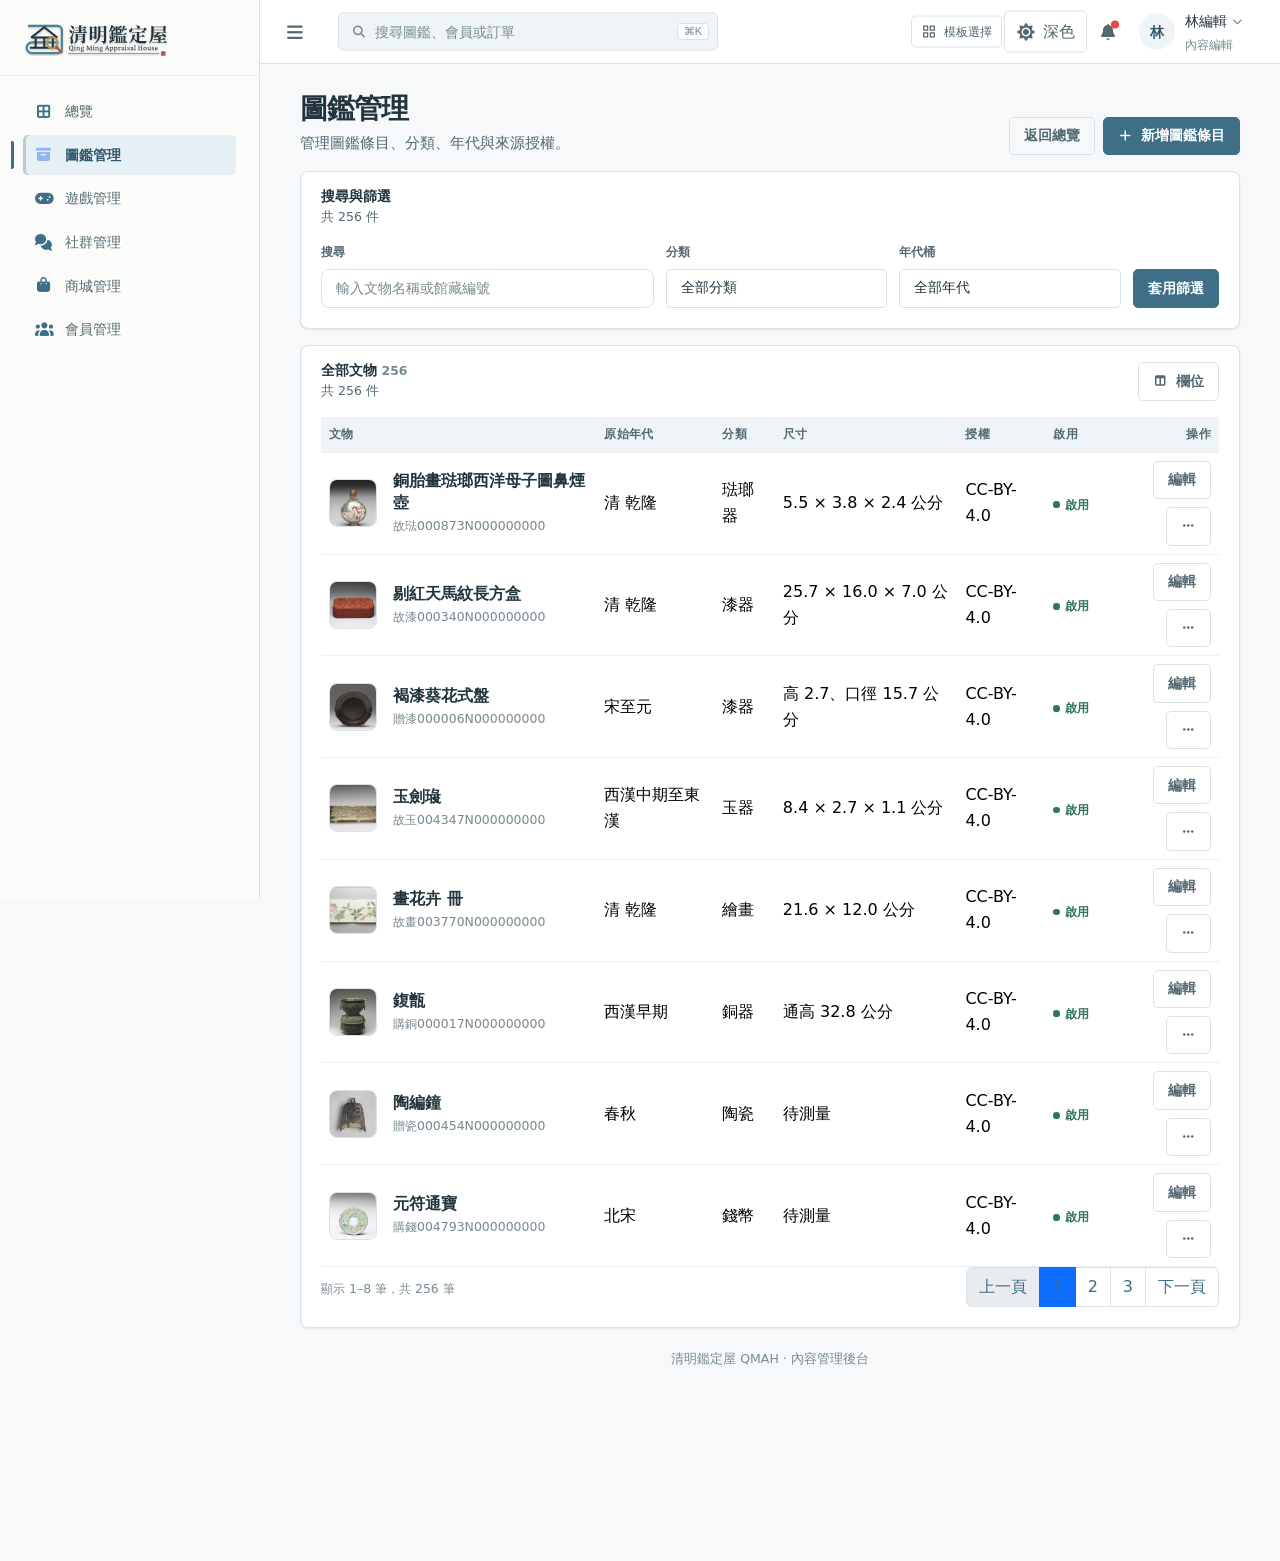
<file: cooladmin/artifacts.html>
<!doctype html>
<html lang="zh-Hant">
<head>
  <meta charset="UTF-8">
  <meta name="viewport" content="width=device-width, initial-scale=1, shrink-to-fit=no">
  <meta name="theme-color" content="#1a2930">
  <title>圖鑑管理｜清明鑑定屋後台</title>
  <link rel="icon" href="../shared/brand/qmah-mark.svg" type="image/svg+xml">
  <link href="assets/css/font-face.css" rel="stylesheet">
  <link href="assets/vendor/fontawesome-7.3.1/css/all.min.css" rel="stylesheet">
  <link href="assets/vendor/bootstrap-5.3.8.min.css" rel="stylesheet">
  <link href="assets/vendor/hamburgers.min.css" rel="stylesheet">
  <link href="assets/css/theme.css" rel="stylesheet">
  <link href="assets/css/app.css" rel="stylesheet">
  <link href="../shared/css/qmah-shared.css" rel="stylesheet">
  <link href="assets/css/qmah-cooladmin.css" rel="stylesheet">
</head>
<body class="app">
  <a class="visually-hidden-focusable skip-link" href="#main-content">跳到主要內容</a>
  <div class="page-wrapper">
    <header class="header-mobile d-block d-lg-none"><div class="header-mobile__bar"><div class="container-fluid"><div class="header-mobile-inner"><a class="logo qmah-mobile-logo" href="index.html"><img class="qmah-logo-light" src="../shared/brand/qmah-logo.svg" alt="清明鑑定屋 QMAH"><img class="qmah-logo-dark" src="../shared/brand/qmah-logo-dark.svg" alt="清明鑑定屋 QMAH"></a><button class="hamburger hamburger--slider" type="button" aria-label="開啟手機導覽"><span class="hamburger-box"><span class="hamburger-inner"></span></span></button></div></div></div><nav class="navbar-mobile"><div class="container-fluid"><ul class="navbar-mobile__list list-unstyled"><li><a href="index.html"><i class="fa-solid fa-table-cells-large" aria-hidden="true"></i>總覽</a></li><li class="active"><a href="artifacts.html" data-qmah-system="catalog"><i class="fa-solid fa-box-archive" aria-hidden="true"></i>圖鑑管理</a></li><li><a href="game.html" data-qmah-system="game"><i class="fa-solid fa-gamepad" aria-hidden="true"></i>遊戲管理</a></li><li><a href="social.html" data-qmah-system="social"><i class="fa-solid fa-comments" aria-hidden="true"></i>社群管理</a></li><li><a href="store.html" data-qmah-system="store"><i class="fa-solid fa-bag-shopping" aria-hidden="true"></i>商城管理</a></li><li><a href="users.html" data-qmah-system="user"><i class="fa-solid fa-users" aria-hidden="true"></i>會員管理</a></li></ul></div></nav></header>
    <aside class="menu-sidebar" id="main-sidebar"><div class="logo"><a class="logo-link" href="index.html" aria-label="清明鑑定屋後台首頁"><img class="qmah-cool-logo-full qmah-logo-light" src="../shared/brand/qmah-logo.svg" alt="清明鑑定屋 QMAH"><img class="qmah-cool-logo-full qmah-logo-dark" src="../shared/brand/qmah-logo-dark.svg" alt="清明鑑定屋 QMAH"></a><button class="sidebar-close js-sidebar-toggle" type="button" aria-label="關閉側邊導覽"><i class="fa-solid fa-xmark" aria-hidden="true"></i></button></div><div class="menu-sidebar__content js-scrollbar1"><nav class="navbar-sidebar" aria-label="主要導覽"><ul class="list-unstyled navbar__list"><li><a href="index.html"><i class="fa-solid fa-table-cells-large" aria-hidden="true"></i>總覽</a></li><li class="active"><a href="artifacts.html" data-qmah-system="catalog"><i class="fa-solid fa-box-archive" aria-hidden="true"></i>圖鑑管理</a></li><li><a href="game.html" data-qmah-system="game"><i class="fa-solid fa-gamepad" aria-hidden="true"></i>遊戲管理</a></li><li><a href="social.html" data-qmah-system="social"><i class="fa-solid fa-comments" aria-hidden="true"></i>社群管理</a></li><li><a href="store.html" data-qmah-system="store"><i class="fa-solid fa-bag-shopping" aria-hidden="true"></i>商城管理</a></li><li><a href="users.html" data-qmah-system="user"><i class="fa-solid fa-users" aria-hidden="true"></i>會員管理</a></li></ul></nav></div></aside>
    <div class="page-container">
      <header class="header-desktop"><div class="section__content section__content--p30"><div class="container-fluid"><div class="header-wrap"><button class="sidebar-toggle js-sidebar-toggle" type="button" aria-label="切換側邊導覽" aria-expanded="false" aria-controls="main-sidebar"><i class="fa-solid fa-bars" aria-hidden="true"></i></button><a class="qmah-topbar-brand" href="index.html" aria-label="清明鑑定屋後台首頁"><img class="qmah-logo-light" src="../shared/brand/qmah-logo.svg" alt="清明鑑定屋 QMAH"><img class="qmah-logo-dark" src="../shared/brand/qmah-logo-dark.svg" alt="清明鑑定屋 QMAH"></a><form class="form-header" role="search" onsubmit="return false"><i class="fa-solid fa-magnifying-glass form-header__icon" aria-hidden="true"></i><input class="au-input au-input--xl" type="search" placeholder="搜尋圖鑑、會員或訂單" aria-label="搜尋圖鑑、會員或訂單"><kbd class="form-header__hint" aria-hidden="true">⌘K</kbd></form><div class="header-button"><button class="qmah-theme-toggle" data-qmah-theme-toggle type="button" aria-pressed="false" aria-label="切換為深色模式"><i class="fa-solid fa-sun" aria-hidden="true"></i><span data-qmah-theme-label>深色</span></button><div class="noti-wrap"><div class="noti__item js-item-menu" role="button" tabindex="0" aria-haspopup="true" aria-label="通知"><i class="fa-solid fa-bell" aria-hidden="true"></i><span class="quantity">1</span><div class="notifi-dropdown js-dropdown"><div class="notifi__title"><p>資料提醒</p></div><div class="notifi__item"><div class="bg-c1 img-cir img-40"><i class="fa-solid fa-box-archive" aria-hidden="true"></i></div><div class="content"><p>汝窯 青瓷盤來源標示 CC BY 4.0</p><span class="date">資料來源</span></div></div><div class="notifi__item"><div class="bg-c2 img-cir img-40"><i class="fa-solid fa-file-lines" aria-hidden="true"></i></div><div class="content"><p>題庫已啟用 256 件</p><span class="date">遊戲題庫</span></div></div><div class="notifi__footer"><a href="artifacts.html">查看文物</a></div></div></div></div><div class="account-wrap"><div class="account-item clearfix js-item-menu" role="button" tabindex="0" aria-haspopup="true" aria-label="帳號選單"><div class="qmah-account-mark">林</div><div class="content"><a class="js-acc-btn" href="#">林編輯</a><span class="qmah-account-role">內容編輯</span></div><div class="account-dropdown js-dropdown"><div class="info clearfix"><div class="qmah-account-mark qmah-account-mark--large">林</div><div class="content"><h5 class="name"><a href="#">林編輯</a></h5><span class="email">editor@qmah.tw</span></div></div><div class="account-dropdown__body"><div class="account-dropdown__item"><a href="#"><i class="fa-solid fa-user" aria-hidden="true"></i>帳號設定</a></div><div class="account-dropdown__item"><a href="#"><i class="fa-solid fa-clock-rotate-left" aria-hidden="true"></i>操作紀錄</a></div></div><div class="account-dropdown__footer"><a href="#"><i class="fa-solid fa-arrow-right-from-bracket" aria-hidden="true"></i>登出</a></div></div></div></div></div></div></div></div></header>
      <main class="main-content" id="main-content"><div class="section__content section__content--p30"><div class="container-fluid">
        <div class="page-header"><div><h1>圖鑑管理</h1><p class="subtitle">管理圖鑑條目、分類、年代與來源授權。</p></div><div class="page-header__actions"><a class="m-btn m-btn--ghost" href="index.html">返回總覽</a><a class="m-btn m-btn--primary" href="artifact-form.html"><i class="fa-solid fa-plus" aria-hidden="true"></i>新增圖鑑條目</a></div></div>
        <section class="m-card mb-3" aria-labelledby="artifact-filter-title"><div class="m-card__header"><div><h2 class="m-card__title" id="artifact-filter-title">搜尋與篩選</h2><p class="m-card__subtitle">共 256 件</p></div></div><div class="m-card__body"><div class="qmah-filter-grid"><div><label for="artifact-search">搜尋</label><input id="artifact-search" class="form-control" type="search" data-qmah-table-search placeholder="輸入文物名稱或館藏編號"></div><div><label for="artifact-category">分類</label><select id="artifact-category" class="form-select" data-qmah-filter="category"><option>全部分類</option><option>銅器</option><option>陶瓷</option><option>玉器</option><option>繪畫</option><option>琺瑯器</option><option>漆器</option><option>錢幣</option><option>雕刻</option></select></div><div><label for="artifact-era">年代桶</label><select id="artifact-era" class="form-select" data-qmah-filter="era"><option>全部年代</option><option>周</option><option>戰國</option><option>宋</option><option>明</option><option>清</option><option>漢</option><option>唐</option></select></div><div><button class="m-btn m-btn--primary w-100" data-qmah-filter-submit type="button">套用篩選</button></div></div></div></section>
        <section class="m-card" aria-labelledby="artifact-table-title"><div class="m-card__header"><div><h2 class="m-card__title" id="artifact-table-title">全部文物 <span class="qmah-table-note">256</span></h2><p class="m-card__subtitle">共 256 件</p></div><button class="m-btn m-btn--ghost" type="button"><i class="fa-solid fa-table-columns" aria-hidden="true"></i>欄位</button></div><div class="table-responsive"><table id="artifact-table" class="table data-table mb-0"><thead><tr><th>文物</th><th>原始年代</th><th>分類</th><th>尺寸</th><th>授權</th><th>啟用</th><th class="text-end">操作</th></tr></thead><tbody>
          <tr data-qmah-row data-search-text="銅胎畫琺瑯西洋母子圖鼻煙壺 故琺000873N000000000 清 乾隆 琺瑯器"><td><div class="d-flex align-items-center"><img class="qmah-artifact-thumb me-3" src="../shared/media/catalog/enamel/故琺000873N000000000/thumbnail.jpg" alt="銅胎畫琺瑯西洋母子圖鼻煙壺縮圖" loading="lazy"><div><span class="qmah-artifact-name">銅胎畫琺瑯西洋母子圖鼻煙壺</span><span class="qmah-artifact-meta">故琺000873N000000000</span></div></div></td><td>清 乾隆</td><td>琺瑯器</td><td>5.5 × 3.8 × 2.4 公分</td><td>CC-BY-4.0</td><td><span class="qmah-status qmah-status--success">啟用</span></td><td class="text-end"><div class="qmah-actions justify-content-end"><a class="m-btn m-btn--ghost" href="artifact-form.html">編輯</a><div class="dropdown"><button class="m-btn m-btn--ghost" type="button" data-bs-toggle="dropdown" aria-expanded="false" aria-label="銅胎畫琺瑯西洋母子圖鼻煙壺更多操作"><i class="fa-solid fa-ellipsis" aria-hidden="true"></i></button><ul class="dropdown-menu dropdown-menu-end"><li><a class="dropdown-item" href="#">查看來源</a></li><li><a class="dropdown-item" href="#">停用</a></li></ul></div></div></td></tr>
          <tr data-qmah-row data-search-text="剔紅天馬紋長方盒 故漆000340N000000000 清 乾隆 漆器"><td><div class="d-flex align-items-center"><img class="qmah-artifact-thumb me-3" src="../shared/media/catalog/lacquer/故漆000340N000000000/thumbnail.jpg" alt="漆器縮圖" loading="lazy"><div><span class="qmah-artifact-name">剔紅天馬紋長方盒</span><span class="qmah-artifact-meta">故漆000340N000000000</span></div></div></td><td>清 乾隆</td><td>漆器</td><td>25.7 × 16.0 × 7.0 公分</td><td>CC-BY-4.0</td><td><span class="qmah-status qmah-status--success">啟用</span></td><td class="text-end"><div class="qmah-actions justify-content-end"><a class="m-btn m-btn--ghost" href="artifact-form.html">編輯</a><div class="dropdown"><button class="m-btn m-btn--ghost" type="button" data-bs-toggle="dropdown" aria-expanded="false" aria-label="剔紅天馬紋長方盒更多操作"><i class="fa-solid fa-ellipsis" aria-hidden="true"></i></button><ul class="dropdown-menu dropdown-menu-end"><li><a class="dropdown-item" href="#">查看來源</a></li><li><a class="dropdown-item" href="#">停用</a></li></ul></div></div></td></tr>
          <tr data-qmah-row data-search-text="褐漆葵花式盤 贈漆000006N000000000 宋至元 漆器"><td><div class="d-flex align-items-center"><img class="qmah-artifact-thumb me-3" src="../shared/media/catalog/lacquer/贈漆000006N000000000/thumbnail.jpg" alt="褐漆葵花式盤縮圖" loading="lazy"><div><span class="qmah-artifact-name">褐漆葵花式盤</span><span class="qmah-artifact-meta">贈漆000006N000000000</span></div></div></td><td>宋至元</td><td>漆器</td><td>高 2.7、口徑 15.7 公分</td><td>CC-BY-4.0</td><td><span class="qmah-status qmah-status--success">啟用</span></td><td class="text-end"><div class="qmah-actions justify-content-end"><a class="m-btn m-btn--ghost" href="artifact-form.html">編輯</a><div class="dropdown"><button class="m-btn m-btn--ghost" type="button" data-bs-toggle="dropdown" aria-expanded="false" aria-label="褐漆葵花式盤更多操作"><i class="fa-solid fa-ellipsis" aria-hidden="true"></i></button><ul class="dropdown-menu dropdown-menu-end"><li><a class="dropdown-item" href="#">查看來源</a></li><li><a class="dropdown-item" href="#">停用</a></li></ul></div></div></td></tr>
          <tr data-qmah-row data-search-text="玉劍璏 故玉004347N000000000 西漢中期至東漢 玉器"><td><div class="d-flex align-items-center"><img class="qmah-artifact-thumb me-3" src="../shared/media/catalog/jade/故玉004347N000000000/thumbnail.jpg" alt="玉劍璏縮圖" loading="lazy"><div><span class="qmah-artifact-name">玉劍璏</span><span class="qmah-artifact-meta">故玉004347N000000000</span></div></div></td><td>西漢中期至東漢</td><td>玉器</td><td>8.4 × 2.7 × 1.1 公分</td><td>CC-BY-4.0</td><td><span class="qmah-status qmah-status--success">啟用</span></td><td class="text-end"><div class="qmah-actions justify-content-end"><a class="m-btn m-btn--ghost" href="artifact-form.html">編輯</a><div class="dropdown"><button class="m-btn m-btn--ghost" type="button" data-bs-toggle="dropdown" aria-expanded="false" aria-label="玉劍璏更多操作"><i class="fa-solid fa-ellipsis" aria-hidden="true"></i></button><ul class="dropdown-menu dropdown-menu-end"><li><a class="dropdown-item" href="#">查看來源</a></li><li><a class="dropdown-item" href="#">停用</a></li></ul></div></div></td></tr>
          <tr data-qmah-row data-search-text="畫花卉 冊 故畫003770N000000000 清 乾隆 繪畫"><td><div class="d-flex align-items-center"><img class="qmah-artifact-thumb me-3" src="../shared/media/catalog/painting/故畫003770N000000000/thumbnail.jpg" alt="畫花卉冊縮圖" loading="lazy"><div><span class="qmah-artifact-name">畫花卉 冊</span><span class="qmah-artifact-meta">故畫003770N000000000</span></div></div></td><td>清 乾隆</td><td>繪畫</td><td>21.6 × 12.0 公分</td><td>CC-BY-4.0</td><td><span class="qmah-status qmah-status--success">啟用</span></td><td class="text-end"><div class="qmah-actions justify-content-end"><a class="m-btn m-btn--ghost" href="artifact-form.html">編輯</a><div class="dropdown"><button class="m-btn m-btn--ghost" type="button" data-bs-toggle="dropdown" aria-expanded="false" aria-label="畫花卉冊更多操作"><i class="fa-solid fa-ellipsis" aria-hidden="true"></i></button><ul class="dropdown-menu dropdown-menu-end"><li><a class="dropdown-item" href="#">查看來源</a></li><li><a class="dropdown-item" href="#">停用</a></li></ul></div></div></td></tr>
          <tr data-qmah-row data-search-text="鍑甑 購銅000017N000000000 西漢早期 銅器"><td><div class="d-flex align-items-center"><img class="qmah-artifact-thumb me-3" src="../shared/media/catalog/bronze/購銅000017N000000000/thumbnail.jpg" alt="鍑甑縮圖" loading="lazy"><div><span class="qmah-artifact-name">鍑甑</span><span class="qmah-artifact-meta">購銅000017N000000000</span></div></div></td><td>西漢早期</td><td>銅器</td><td>通高 32.8 公分</td><td>CC-BY-4.0</td><td><span class="qmah-status qmah-status--success">啟用</span></td><td class="text-end"><div class="qmah-actions justify-content-end"><a class="m-btn m-btn--ghost" href="artifact-form.html">編輯</a><div class="dropdown"><button class="m-btn m-btn--ghost" type="button" data-bs-toggle="dropdown" aria-expanded="false" aria-label="鍑甑更多操作"><i class="fa-solid fa-ellipsis" aria-hidden="true"></i></button><ul class="dropdown-menu dropdown-menu-end"><li><a class="dropdown-item" href="#">查看來源</a></li><li><a class="dropdown-item" href="#">停用</a></li></ul></div></div></td></tr>
          <tr data-qmah-row data-search-text="陶編鐘 贈瓷000454N000000000 春秋 陶瓷"><td><div class="d-flex align-items-center"><img class="qmah-artifact-thumb me-3" src="../shared/media/catalog/ceramic/贈瓷000454N000000000/thumbnail.jpg" alt="陶編鐘縮圖" loading="lazy"><div><span class="qmah-artifact-name">陶編鐘</span><span class="qmah-artifact-meta">贈瓷000454N000000000</span></div></div></td><td>春秋</td><td>陶瓷</td><td>待測量</td><td>CC-BY-4.0</td><td><span class="qmah-status qmah-status--success">啟用</span></td><td class="text-end"><div class="qmah-actions justify-content-end"><a class="m-btn m-btn--ghost" href="artifact-form.html">編輯</a><div class="dropdown"><button class="m-btn m-btn--ghost" type="button" data-bs-toggle="dropdown" aria-expanded="false" aria-label="陶編鐘更多操作"><i class="fa-solid fa-ellipsis" aria-hidden="true"></i></button><ul class="dropdown-menu dropdown-menu-end"><li><a class="dropdown-item" href="#">查看來源</a></li><li><a class="dropdown-item" href="#">停用</a></li></ul></div></div></td></tr>
          <tr data-qmah-row data-search-text="元符通寶 購錢004793N000000000 北宋 錢幣"><td><div class="d-flex align-items-center"><img class="qmah-artifact-thumb me-3" src="../shared/media/catalog/coin/購錢004793N000000000/thumbnail.jpg" alt="元符通寶縮圖" loading="lazy"><div><span class="qmah-artifact-name">元符通寶</span><span class="qmah-artifact-meta">購錢004793N000000000</span></div></div></td><td>北宋</td><td>錢幣</td><td>待測量</td><td>CC-BY-4.0</td><td><span class="qmah-status qmah-status--success">啟用</span></td><td class="text-end"><div class="qmah-actions justify-content-end"><a class="m-btn m-btn--ghost" href="artifact-form.html">編輯</a><div class="dropdown"><button class="m-btn m-btn--ghost" type="button" data-bs-toggle="dropdown" aria-expanded="false" aria-label="元符通寶更多操作"><i class="fa-solid fa-ellipsis" aria-hidden="true"></i></button><ul class="dropdown-menu dropdown-menu-end"><li><a class="dropdown-item" href="#">查看來源</a></li><li><a class="dropdown-item" href="#">停用</a></li></ul></div></div></td></tr>
          <tr class="qmah-empty" data-qmah-empty><td colspan="7">找不到符合條件的文物。</td></tr>
        </tbody></table></div><div class="m-card__footer d-flex flex-wrap justify-content-between align-items-center gap-3"><span class="qmah-table-note">顯示 1–8 筆，共 256 筆</span><nav aria-label="文物清單分頁"><ul class="pagination mb-0"><li class="page-item disabled"><a class="page-link" href="#" aria-label="上一頁" tabindex="-1" aria-disabled="true">上一頁</a></li><li class="page-item active"><a class="page-link" href="#" aria-current="page">1</a></li><li class="page-item"><a class="page-link" href="#">2</a></li><li class="page-item"><a class="page-link" href="#">3</a></li><li class="page-item"><a class="page-link" href="#" aria-label="下一頁">下一頁</a></li></ul></nav></div></section>
        <div class="copyright"><p>清明鑑定屋 QMAH · 內容管理後台</p></div>
      </div></div></main>
    </div>
  </div>
  <script src="../shared/vendor/chart.umd.min.js"></script>
  <script src="assets/js/vanilla-utils.js"></script>
  <script src="assets/vendor/bootstrap-5.3.8.bundle.min.js"></script>
  <script src="assets/js/bootstrap5-init.js"></script>
  <script src="assets/js/main-vanilla.js"></script>
  <script src="assets/js/modern-plugins.js"></script>
  <script src="../shared/js/qmah-demo.js"></script>
</body>
</html>
</file>
<file: shared/css/qmah-shared.css>
:root {
  --qmah-porcelain: #f6f8fa;
  --qmah-surface: #ffffff;
  --qmah-surface-soft: #eef4f7;
  --qmah-surface-warm: #f6f1e9;
  --qmah-ink: #22343d;
  --qmah-ink-soft: #536871;
  --qmah-ink-faint: #778990;
  --qmah-line: #d8e2e8;
  --qmah-line-soft: #eaf0f4;
  --qmah-cobalt: #3f6f86;
  --qmah-cobalt-deep: #2d556b;
  --qmah-celadon: #b7cbd1;
  --qmah-cinnabar: #ad594a;
  --qmah-bronze: #8b7653;
  --qmah-info: #356985;
  --qmah-success: #2f765c;
  --qmah-warning: #91611f;
  --qmah-danger: #a94434;
  --qmah-focus: rgba(63, 111, 134, 0.35);
  --qmah-radius-sm: 5px;
  --qmah-radius: 8px;
  --qmah-radius-lg: 12px;
  --qmah-shadow: 0 1px 2px rgba(26, 42, 50, 0.08);
  --qmah-font-ui: "Noto Sans TC", "Microsoft JhengHei", "PingFang TC", system-ui, sans-serif;
}

html,
body {
  min-width: 320px;
}

body {
  font-family: var(--qmah-font-ui);
  color: var(--qmah-ink);
  text-rendering: optimizeLegibility;
}

button,
a,
input,
select,
textarea {
  font: inherit;
}

:where(a, button, input, select, textarea):focus-visible {
  outline: 3px solid var(--qmah-focus);
  outline-offset: 2px;
}

.qmah-brand {
  display: inline-flex;
  align-items: center;
  min-width: 0;
}

.qmah-brand img {
  display: block;
  width: 176px;
  max-width: 100%;
  height: auto;
}

.qmah-template-switch {
  display: inline-flex;
  align-items: center;
  gap: 0.4rem;
  min-height: 2rem;
  padding: 0.35rem 0.6rem;
  border: 1px solid var(--qmah-line);
  border-radius: var(--qmah-radius-sm);
  background: transparent;
  color: var(--qmah-ink-soft);
  font-size: 0.78rem;
  line-height: 1;
  text-decoration: none;
  white-space: nowrap;
}

.qmah-template-switch-wrap {
  display: flex;
  align-items: center;
}

.qmah-template-switch:hover,
.qmah-template-switch:focus-visible {
  border-color: var(--qmah-cobalt);
  background: var(--qmah-surface-soft);
  color: var(--qmah-cobalt-deep);
}

.qmah-template-switch .qmah-icon {
  width: 1rem;
  height: 1rem;
  flex-basis: 1rem;
}

.qmah-template-switch__label {
  display: inline;
}

@media (max-width: 575.98px) {
  .qmah-template-switch {
    padding-inline: 0.45rem;
  }

  .qmah-template-switch__label {
    display: none;
  }
}

.qmah-logo-dark {
  display: none !important;
}

.qmah-logo-light {
  display: block;
}

html[data-bs-theme="dark"] .qmah-logo-light,
body.theme-dark .qmah-logo-light {
  display: none !important;
}

html[data-bs-theme="dark"] .qmah-logo-dark,
body.theme-dark .qmah-logo-dark {
  display: block !important;
}

.app-sidebar .qmah-logo-light,
.navbar-vertical .qmah-logo-light,
.menu-sidebar .qmah-logo-light {
  display: none !important;
}

.app-sidebar .qmah-logo-dark,
.navbar-vertical .qmah-logo-dark,
.menu-sidebar .qmah-logo-dark {
  display: block !important;
}

.qmah-mark {
  width: 34px;
  height: 34px;
  flex: 0 0 34px;
  object-fit: contain;
}

.qmah-icon {
  width: 1.125rem;
  height: 1.125rem;
  flex: 0 0 1.125rem;
  stroke: currentColor;
  stroke-width: 1.8;
  fill: none;
  stroke-linecap: round;
  stroke-linejoin: round;
  vertical-align: -0.18em;
}

.qmah-theme-toggle {
  display: inline-flex;
  align-items: center;
  justify-content: center;
  gap: 0.4rem;
  min-height: 2.375rem;
  padding: 0.45rem 0.7rem;
  border: 1px solid var(--qmah-line);
  border-radius: var(--qmah-radius-sm);
  background: transparent;
  color: var(--qmah-ink-soft);
  cursor: pointer;
}

.qmah-theme-toggle:hover {
  background: var(--qmah-surface-soft);
  color: var(--qmah-cobalt-deep);
}

.qmah-page-title {
  margin: 0;
  color: var(--qmah-ink);
  font-size: clamp(1.5rem, 1.3rem + 0.7vw, 2rem);
  font-weight: 700;
  letter-spacing: -0.025em;
}

.qmah-page-subtitle {
  max-width: 66ch;
  margin: 0.35rem 0 0;
  color: var(--qmah-ink-soft);
  font-size: 0.92rem;
}

.qmah-artifact-thumb {
  width: 3rem;
  height: 3rem;
  flex: 0 0 3rem;
  border: 1px solid var(--qmah-line);
  border-radius: var(--qmah-radius);
  background: var(--qmah-surface-soft);
  object-fit: cover;
  object-position: center;
}

.qmah-artifact-thumb--celadon {
  background: #e1ebe7;
  color: #2d6258;
}

.qmah-artifact-thumb--cinnabar {
  background: #f4e4df;
  color: #893a30;
}

.qmah-artifact-thumb--bronze {
  background: #eee8dc;
  color: #765a35;
}

.qmah-artifact-thumb--ink {
  background: #e1e8e6;
  color: #263e39;
}

.qmah-artifact-name {
  display: block;
  color: var(--qmah-ink);
  font-weight: 650;
  line-height: 1.35;
}

.qmah-artifact-meta {
  display: block;
  margin-top: 0.15rem;
  color: var(--qmah-ink-faint);
  font-size: 0.78rem;
}

.qmah-status {
  display: inline-flex;
  align-items: center;
  gap: 0.35rem;
  white-space: nowrap;
  font-size: 0.78rem;
  font-weight: 650;
}

.qmah-status::before {
  width: 0.42rem;
  height: 0.42rem;
  border-radius: 50%;
  background: currentColor;
  content: "";
}

.qmah-status--success {
  color: var(--qmah-success);
}

.qmah-status--warning {
  color: var(--qmah-warning);
}

.qmah-status--danger {
  color: var(--qmah-danger);
}

.qmah-status--info {
  color: var(--qmah-info);
}

.qmah-operations {
  padding: 0.5rem 0 1.5rem;
}

.qmah-operations__header {
  display: flex;
  align-items: flex-end;
  justify-content: space-between;
  gap: 1.5rem;
  margin-bottom: 1.5rem;
}

.qmah-operations__eyebrow {
  color: var(--qmah-cobalt);
  font-size: 0.72rem;
  font-weight: 750;
  letter-spacing: 0.12em;
  text-transform: uppercase;
}

.qmah-operations__title {
  display: flex;
  align-items: center;
  gap: 0.6rem;
  margin: 0.25rem 0 0;
  color: var(--qmah-ink);
  font-size: clamp(1.45rem, 1.25rem + 0.7vw, 2rem);
  font-weight: 750;
  letter-spacing: -0.03em;
}

.qmah-operations__title i {
  color: var(--qmah-cobalt);
  font-size: 1.1em;
}

.qmah-ops-title-mark {
  display: inline-grid;
  width: 2rem;
  height: 2rem;
  place-items: center;
  border: 1px solid var(--qmah-line);
  border-radius: 50%;
  background: var(--qmah-surface-soft);
  color: var(--qmah-cobalt-deep);
  font-size: 0.85rem;
  font-weight: 750;
  letter-spacing: 0;
}

.qmah-ops-title-mark .qmah-icon {
  width: 1.1rem;
  height: 1.1rem;
  flex: 0 0 1.1rem;
}

.qmah-operations__subtitle {
  margin: 0.4rem 0 0;
  color: var(--qmah-ink-soft);
  font-size: 0.9rem;
}

.qmah-operations__actions,
.qmah-ops-pagination {
  display: flex;
  flex-wrap: wrap;
  gap: 0.55rem;
}

.qmah-ops-button,
.qmah-ops-pagination button {
  display: inline-flex;
  align-items: center;
  justify-content: center;
  gap: 0.4rem;
  min-height: 2.4rem;
  padding: 0.45rem 0.75rem;
  border: 1px solid var(--qmah-cobalt);
  border-radius: var(--qmah-radius-sm);
  background: var(--qmah-cobalt);
  color: #fff;
  font-size: 0.82rem;
  font-weight: 650;
}

.qmah-ops-button--quiet,
.qmah-ops-pagination button {
  border-color: var(--qmah-line);
  background: transparent;
  color: var(--qmah-ink-soft);
}

.qmah-ops-button:hover,
.qmah-ops-pagination button:not(:disabled):hover {
  background: var(--qmah-cobalt-deep);
  color: #fff;
}

.qmah-ops-stats {
  display: grid;
  grid-template-columns: repeat(3, minmax(0, 1fr));
  gap: 0.75rem;
  margin-bottom: 1rem;
}

.qmah-ops-stat {
  min-width: 0;
  padding: 1rem 1.1rem;
  border: 1px solid var(--qmah-line);
  border-radius: var(--qmah-radius);
  background: var(--qmah-surface);
}

.qmah-ops-stat__label,
.qmah-ops-stat small {
  display: block;
  color: var(--qmah-ink-soft);
  font-size: 0.8rem;
}

.qmah-ops-stat strong {
  display: block;
  margin: 0.3rem 0 0.15rem;
  color: var(--qmah-ink);
  font-size: 1.65rem;
  line-height: 1;
}

.qmah-ops-stat small {
  color: var(--qmah-ink-faint);
  font-size: 0.7rem;
}

.qmah-ops-card {
  overflow: hidden;
  border: 1px solid var(--qmah-line);
  border-radius: var(--qmah-radius);
  background: var(--qmah-surface);
}

.qmah-ops-card__header,
.qmah-ops-card__footer {
  display: flex;
  align-items: center;
  justify-content: space-between;
  gap: 1rem;
  padding: 1rem 1.15rem;
}

.qmah-ops-card__header {
  border-bottom: 1px solid var(--qmah-line-soft);
}

.qmah-ops-card__header h2 {
  margin: 0;
  color: var(--qmah-ink);
  font-size: 1rem;
  font-weight: 700;
}

.qmah-ops-card__header p,
.qmah-ops-card__footer {
  margin: 0.2rem 0 0;
  color: var(--qmah-ink-faint);
  font-size: 0.78rem;
}

.qmah-ops-search {
  display: flex;
  align-items: center;
  gap: 0.45rem;
  min-width: min(15rem, 100%);
  padding: 0.35rem 0.6rem;
  border: 1px solid var(--qmah-line);
  border-radius: var(--qmah-radius-sm);
  color: var(--qmah-ink-faint);
}

.qmah-ops-search input {
  width: 100%;
  min-width: 0;
  border: 0;
  outline: 0;
  background: transparent;
  color: var(--qmah-ink);
  font-size: 0.82rem;
}

.qmah-ops-table {
  width: 100%;
  min-width: 720px;
  border-collapse: collapse;
  color: var(--qmah-ink);
  font-size: 0.82rem;
}

.qmah-ops-table th,
.qmah-ops-table td {
  padding: 0.75rem 1.15rem;
  border-bottom: 1px solid var(--qmah-line-soft);
  text-align: left;
  vertical-align: middle;
}

.qmah-ops-table th {
  background: var(--qmah-surface-soft);
  color: var(--qmah-ink-soft);
  font-size: 0.72rem;
  font-weight: 700;
  white-space: nowrap;
}

.qmah-ops-table tbody tr:hover {
  background: color-mix(in srgb, var(--qmah-surface-soft) 62%, transparent);
}

.qmah-ops-table__action {
  text-align: right !important;
}

.qmah-ops-link {
  color: var(--qmah-cobalt-deep);
  font-weight: 650;
  text-decoration: none;
}

.qmah-ops-link:hover {
  text-decoration: underline;
}

.qmah-ops-pagination button:disabled {
  cursor: not-allowed;
  opacity: 0.5;
}

.qmah-ops-pagination .is-active {
  border-color: var(--qmah-cobalt);
  background: var(--qmah-cobalt);
  color: #fff;
}

.qmah-ops-form-grid {
  display: grid;
  grid-template-columns: repeat(2, minmax(0, 1fr));
  gap: 1rem;
  padding: 1.15rem;
}

.qmah-ops-form__field {
  display: grid;
  gap: 0.3rem;
  color: var(--qmah-ink);
  font-size: 0.82rem;
  font-weight: 650;
}

.qmah-ops-form__field small {
  color: var(--qmah-ink-faint);
  font-size: 0.68rem;
  font-weight: 500;
}

.qmah-ops-form__field--wide {
  grid-column: 1 / -1;
}

.qmah-ops-form__control {
  width: 100%;
  min-height: 2.45rem;
  padding: 0.5rem 0.65rem;
  border: 1px solid var(--qmah-line);
  border-radius: var(--qmah-radius-sm);
  background: var(--qmah-surface);
  color: var(--qmah-ink);
  font-size: 0.84rem;
  font-weight: 500;
}

.qmah-ops-form__control:focus {
  border-color: var(--qmah-cobalt);
  outline: 3px solid var(--qmah-focus);
}

@media (max-width: 700px) {
  .qmah-operations__header,
  .qmah-ops-card__header,
  .qmah-ops-card__footer {
    align-items: stretch;
    flex-direction: column;
  }

  .qmah-operations__actions,
  .qmah-ops-button,
  .qmah-ops-search {
    width: 100%;
  }

  .qmah-ops-stats {
    grid-template-columns: 1fr;
  }

  .qmah-ops-form-grid {
    grid-template-columns: 1fr;
  }

  .qmah-ops-form__field--wide {
    grid-column: auto;
  }

  .qmah-ops-card__footer {
    gap: 0.75rem;
  }
}

html[data-bs-theme="dark"] .qmah-ops-table tbody tr:hover,
body.theme-dark .qmah-ops-table tbody tr:hover {
  background: color-mix(in srgb, var(--qmah-surface-soft) 70%, transparent);
}

.qmah-kpi__label {
  margin: 0;
  color: var(--qmah-ink-soft);
  font-size: 0.82rem;
  font-weight: 600;
}

.qmah-kpi__value {
  margin: 0.45rem 0 0;
  color: var(--qmah-ink);
  font-size: 1.75rem;
  font-weight: 720;
  letter-spacing: -0.035em;
}

.qmah-kpi__note {
  display: flex;
  align-items: center;
  gap: 0.35rem;
  margin: 0.55rem 0 0;
  color: var(--qmah-ink-faint);
  font-size: 0.78rem;
}

.qmah-kpi__note--up {
  color: var(--qmah-success);
}

.qmah-kpi__note--down {
  color: var(--qmah-danger);
}

.qmah-chart-wrap {
  position: relative;
  min-height: 17rem;
}

.qmah-chart-wrap canvas {
  width: 100% !important;
  height: 17rem !important;
}

.qmah-legend {
  display: flex;
  flex-wrap: wrap;
  gap: 1rem;
  margin-top: 0.7rem;
  color: var(--qmah-ink-soft);
  font-size: 0.78rem;
}

.qmah-legend span {
  display: inline-flex;
  align-items: center;
  gap: 0.4rem;
}

.qmah-legend i {
  width: 0.55rem;
  height: 0.55rem;
  border-radius: 50%;
  background: var(--qmah-cobalt);
}

.qmah-legend__bronze i {
  background: var(--qmah-bronze);
}

.qmah-legend__cinnabar i {
  background: var(--qmah-cinnabar);
}

.qmah-activity-list {
  display: grid;
  gap: 0.9rem;
  margin: 0;
  padding: 0;
  list-style: none;
}

.qmah-activity-item {
  display: grid;
  grid-template-columns: 2rem 1fr;
  gap: 0.65rem;
  align-items: start;
}

.qmah-activity-item__mark {
  display: grid;
  width: 2rem;
  height: 2rem;
  place-items: center;
  border-radius: 50%;
  background: var(--qmah-surface-soft);
  color: var(--qmah-cobalt-deep);
  font-size: 0.76rem;
  font-weight: 700;
}

.qmah-activity-item__title {
  margin: 0;
  color: var(--qmah-ink);
  font-size: 0.83rem;
  font-weight: 650;
  line-height: 1.35;
}

.qmah-activity-item__time {
  display: block;
  margin-top: 0.2rem;
  color: var(--qmah-ink-faint);
  font-size: 0.75rem;
}

.qmah-filter-grid {
  display: grid;
  grid-template-columns: minmax(12rem, 1.5fr) repeat(2, minmax(10rem, 1fr)) auto;
  gap: 0.75rem;
  align-items: end;
}

.qmah-filter-grid label {
  display: block;
  margin-bottom: 0.35rem;
  color: var(--qmah-ink-soft);
  font-size: 0.76rem;
  font-weight: 650;
}

.qmah-table-title {
  margin: 0;
  color: var(--qmah-ink);
  font-size: 0.95rem;
  font-weight: 700;
}

.qmah-table-note {
  margin: 0.25rem 0 0;
  color: var(--qmah-ink-faint);
  font-size: 0.78rem;
}

.qmah-field-note {
  display: block;
  margin-top: 0.35rem;
  color: var(--qmah-ink-faint);
  font-size: 0.76rem;
}

.qmah-form-preview {
  display: grid;
  min-height: 11rem;
  place-items: center;
  border: 1px dashed var(--qmah-line);
  border-radius: var(--qmah-radius);
  background: var(--qmah-surface-soft);
  color: var(--qmah-ink-faint);
  text-align: center;
}

.qmah-form-preview .qmah-mark {
  width: 3.75rem;
  height: 3.75rem;
  margin-bottom: 0.5rem;
}

.qmah-form-image {
  width: 100%;
  height: 11rem;
  border-radius: calc(var(--qmah-radius) - 1px);
  object-fit: contain;
}

.qmah-validation-summary {
  display: none;
  margin-bottom: 1rem;
  border: 1px solid #e2b4aa;
  border-radius: var(--qmah-radius);
  background: #fbefec;
  color: #7d3026;
  font-size: 0.85rem;
}

.qmah-validation-summary.is-visible {
  display: block;
}

.qmah-form-status {
  min-height: 1.3rem;
  margin: 0;
  color: var(--qmah-success);
  font-size: 0.82rem;
  font-weight: 650;
}

.qmah-empty {
  display: none;
  padding: 2rem 1rem;
  color: var(--qmah-ink-faint);
  text-align: center;
}

.qmah-empty.is-visible {
  display: table-row;
}

.qmah-actions {
  display: inline-flex;
  flex-wrap: wrap;
  gap: 0.5rem;
  align-items: center;
}

@media (max-width: 900px) {
  .qmah-filter-grid {
    grid-template-columns: repeat(2, minmax(0, 1fr));
  }

  .qmah-filter-grid > :first-child {
    grid-column: 1 / -1;
  }
}

@media (max-width: 600px) {
  .qmah-brand img {
    width: 154px;
  }

  .qmah-filter-grid {
    grid-template-columns: 1fr;
  }

  .qmah-filter-grid > :first-child {
    grid-column: auto;
  }

  .qmah-chart-wrap,
  .qmah-chart-wrap canvas {
    min-height: 13rem;
    height: 13rem !important;
  }
}

@media (prefers-reduced-motion: reduce) {
  *,
  *::before,
  *::after {
    scroll-behavior: auto !important;
    transition-duration: 0.01ms !important;
    animation-duration: 0.01ms !important;
  }
}
</file>
<file: shared/css/landing.css>
body.qmah-landing {
  min-height: 100vh;
  background: var(--qmah-porcelain);
}

.qmah-landing__shell {
  width: min(72rem, calc(100% - 2rem));
  margin: 0 auto;
  padding: 2.5rem 0 3rem;
}

.qmah-landing__header {
  display: flex;
  align-items: center;
  justify-content: space-between;
  gap: 1rem;
  margin-bottom: 4rem;
}

.qmah-landing__header .qmah-brand img {
  width: 168px;
}

.qmah-landing__main {
  width: 100%;
}

.qmah-landing__title {
  max-width: 11ch;
  margin: 0;
  color: var(--qmah-ink);
  font-size: clamp(2.4rem, 5vw, 4.8rem);
  font-weight: 720;
  letter-spacing: -0.06em;
  line-height: 1.03;
}

.qmah-landing__subtitle {
  margin: 1rem 0 0;
  color: var(--qmah-ink-soft);
  font-size: 1rem;
}

.qmah-landing__grid {
  display: grid;
  grid-template-columns: repeat(3, minmax(0, 1fr));
  gap: 1rem;
  margin-top: 3rem;
}

.qmah-landing__card {
  display: flex;
  min-height: 15rem;
  flex-direction: column;
  justify-content: space-between;
  padding: 1.5rem;
  border: 1px solid var(--qmah-line);
  border-radius: var(--qmah-radius-lg);
  background: var(--qmah-surface);
  box-shadow: var(--qmah-shadow);
}

.qmah-landing__card:nth-child(2) {
  background: var(--qmah-surface-warm);
}

.qmah-landing__card h2 {
  margin: 0;
  color: var(--qmah-ink);
  font-size: 1.45rem;
  font-weight: 700;
}

.qmah-landing__meta {
  margin: 0.45rem 0 0;
  color: var(--qmah-ink-faint);
  font-size: 0.82rem;
}

.qmah-landing__links {
  display: flex;
  flex-wrap: wrap;
  gap: 0.6rem;
  margin-top: 2.5rem;
}

.qmah-landing__link {
  display: inline-flex;
  min-height: 2.5rem;
  align-items: center;
  justify-content: center;
  padding: 0.5rem 0.8rem;
  border: 1px solid var(--qmah-cobalt);
  border-radius: var(--qmah-radius-sm);
  background: var(--qmah-cobalt);
  color: #fff;
  font-size: 0.82rem;
  font-weight: 650;
  text-decoration: none;
}

.qmah-landing__link:hover,
.qmah-landing__link:focus-visible {
  border-color: var(--qmah-cobalt-deep);
  background: var(--qmah-cobalt-deep);
  color: #fff;
}

.qmah-landing__link--quiet {
  border-color: var(--qmah-line);
  background: transparent;
  color: var(--qmah-ink-soft);
}

.qmah-landing__link--quiet:hover,
.qmah-landing__link--quiet:focus-visible {
  border-color: var(--qmah-cobalt);
  background: var(--qmah-surface-soft);
  color: var(--qmah-cobalt-deep);
}

.qmah-landing__footer {
  margin-top: 3rem;
  color: var(--qmah-ink-faint);
  font-size: 0.78rem;
}

@media (max-width: 880px) {
  .qmah-landing__grid {
    grid-template-columns: repeat(2, minmax(0, 1fr));
  }
}

@media (max-width: 640px) {
  .qmah-landing__shell {
    padding-top: 1.5rem;
  }

  .qmah-landing__header {
    margin-bottom: 3rem;
  }

  .qmah-landing__grid {
    grid-template-columns: 1fr;
    margin-top: 2rem;
  }
}
</file>
<file: adminlte/assets/css/qmah-adminlte.css>
:root,
[data-bs-theme="light"] {
  --qmah-porcelain: #f6f8fa;
  --qmah-surface: #ffffff;
  --qmah-surface-soft: #eef4f7;
  --qmah-surface-warm: #f6f1e9;
  --qmah-ink: #22343d;
  --qmah-ink-soft: #536871;
  --qmah-ink-faint: #5f747d;
  --qmah-line: #d8e2e8;
  --qmah-line-soft: #eaf0f4;
  --qmah-cobalt: #3f6f86;
  --qmah-cobalt-deep: #2d556b;
  --qmah-celadon: #b7cbd1;
  --qmah-cinnabar: #ad594a;
  --qmah-bronze: #8b7653;
  --qmah-info: #356985;
  --qmah-success: #2f765c;
  --qmah-warning: #91611f;
  --qmah-danger: #a94434;
  --qmah-focus: rgba(63, 111, 134, 0.35);
  --lte-sidebar-bg: #22343d;
  --lte-sidebar-color: #c8d5da;
  --lte-sidebar-hover-bg: #2d556b;
  --lte-sidebar-hover-color: #ffffff;
  --lte-sidebar-menu-active-bg: #3f6f86;
  --lte-sidebar-menu-active-color: #ffffff;
  --bs-primary: var(--qmah-cobalt);
  --bs-primary-rgb: 63, 111, 134;
  --bs-body-bg: var(--qmah-porcelain);
  --bs-body-bg-rgb: 246, 248, 250;
  --bs-body-color: var(--qmah-ink);
  --bs-body-color-rgb: 34, 52, 61;
  --bs-emphasis-color: var(--qmah-ink);
  --bs-emphasis-color-rgb: 34, 52, 61;
  --bs-secondary-color: var(--qmah-ink-soft);
  --bs-secondary-color-rgb: 83, 104, 113;
  --bs-secondary-bg: var(--qmah-surface-soft);
  --bs-secondary-bg-rgb: 238, 244, 247;
  --bs-tertiary-bg: var(--qmah-porcelain);
  --bs-tertiary-bg-rgb: 246, 248, 250;
  --bs-border-color: var(--qmah-line);
  --bs-border-color-translucent: rgba(216, 226, 232, 0.72);
  --bs-link-color: var(--qmah-cobalt-deep);
  --bs-link-color-rgb: 45, 85, 107;
  --bs-link-hover-color: #23495e;
  --bs-link-hover-color-rgb: 35, 73, 94;
  --bs-focus-ring-color: var(--qmah-focus);
  color-scheme: light;
}

[data-bs-theme="dark"] {
  --qmah-porcelain: #111a1f;
  --qmah-surface: #192a31;
  --qmah-surface-soft: #223a43;
  --qmah-surface-warm: #2a2b27;
  --qmah-ink: #eef4f6;
  --qmah-ink-soft: #c2d2d8;
  --qmah-ink-faint: #9fb6bf;
  --qmah-line: #3c535d;
  --qmah-line-soft: #2e444d;
  --qmah-cobalt: #8ab8c8;
  --qmah-cobalt-deep: #c0dce4;
  --qmah-celadon: #c1d6da;
  --qmah-cinnabar: #d67865;
  --qmah-bronze: #d2bc80;
  --qmah-info: #8fc2dc;
  --qmah-success: #86caa4;
  --qmah-warning: #e3c37b;
  --qmah-danger: #e49788;
  --qmah-focus: rgba(138, 184, 200, 0.45);
  --lte-sidebar-bg: #0d1a20;
  --lte-sidebar-color: #d0dfe3;
  --lte-sidebar-hover-bg: #233d48;
  --lte-sidebar-hover-color: #ffffff;
  --lte-sidebar-menu-active-bg: #3d6878;
  --lte-sidebar-menu-active-color: #ffffff;
  --bs-primary: var(--qmah-cobalt);
  --bs-primary-rgb: 138, 184, 200;
  --bs-body-bg: var(--qmah-porcelain);
  --bs-body-bg-rgb: 17, 26, 31;
  --bs-body-color: var(--qmah-ink);
  --bs-body-color-rgb: 238, 244, 246;
  --bs-emphasis-color: var(--qmah-ink);
  --bs-emphasis-color-rgb: 238, 244, 246;
  --bs-secondary-color: var(--qmah-ink-soft);
  --bs-secondary-color-rgb: 194, 210, 216;
  --bs-secondary-bg: var(--qmah-surface-soft);
  --bs-secondary-bg-rgb: 34, 58, 67;
  --bs-tertiary-bg: #14232a;
  --bs-tertiary-bg-rgb: 20, 35, 42;
  --bs-border-color: var(--qmah-line);
  --bs-border-color-translucent: rgba(60, 83, 93, 0.78);
  --bs-link-color: var(--qmah-cobalt);
  --bs-link-color-rgb: 138, 184, 200;
  --bs-link-hover-color: #c3e0e8;
  --bs-link-hover-color-rgb: 195, 224, 232;
  --bs-focus-ring-color: var(--qmah-focus);
  color-scheme: dark;
}

body.layout-fixed {
  min-width: 320px;
  background: var(--qmah-porcelain);
  color: var(--qmah-ink);
  font-family: var(--qmah-font-ui);
}

.app-header {
  min-height: 4.25rem;
  border-bottom: 1px solid var(--qmah-line);
  background: var(--qmah-surface) !important;
  box-shadow: none;
}

.app-header .nav-link {
  color: var(--qmah-ink-soft);
}

.app-header .nav-link:hover,
.app-header .nav-link:focus-visible {
  color: var(--qmah-cobalt-deep);
  background: var(--qmah-surface-soft);
}

.qmah-adminlte-brand {
  display: inline-flex;
  align-items: center;
  width: 12rem;
  padding: 0.55rem 0.8rem;
}

.qmah-adminlte-brand img {
  display: block;
  width: 100%;
  height: auto;
}

.qmah-adminlte-brand .qmah-logo-light {
  display: block !important;
}

.qmah-adminlte-brand .qmah-logo-dark {
  display: none !important;
}

html[data-bs-theme="dark"] .qmah-adminlte-brand .qmah-logo-light {
  display: none !important;
}

html[data-bs-theme="dark"] .qmah-adminlte-brand .qmah-logo-dark {
  display: block !important;
}

.app-sidebar .qmah-adminlte-brand .qmah-logo-light,
.app-sidebar .qmah-logo-light {
  display: none !important;
}

.app-sidebar .qmah-adminlte-brand .qmah-logo-dark,
.app-sidebar .qmah-logo-dark {
  display: block !important;
}

.app-sidebar {
  background: var(--lte-sidebar-bg) !important;
  box-shadow: 0 0 0 1px rgba(19, 36, 44, 0.1);
}

.sidebar-brand {
  min-height: 4.25rem;
  border-bottom: 1px solid rgba(255, 255, 255, 0.1);
  background: var(--lte-sidebar-bg) !important;
}

.qmah-adminlte-sidebar-logo {
  width: 12rem;
  max-width: calc(100% - 1.5rem);
  height: auto;
}

.app-sidebar .sidebar-menu {
  --lte-sidebar-menu-active-bg: #3d687c;
}

.app-sidebar .nav-header {
  color: #91a9b3;
  font-size: 0.68rem;
  letter-spacing: 0.12em;
}

.app-sidebar .nav-link {
  margin: 0.15rem 0.65rem;
  border-radius: 0.35rem;
  color: var(--lte-sidebar-color);
}

.app-sidebar .nav-link:hover {
  background: var(--lte-sidebar-hover-bg);
  color: var(--lte-sidebar-hover-color);
}

.app-sidebar .nav-link.active {
  background: var(--lte-sidebar-menu-active-bg);
  color: var(--lte-sidebar-menu-active-color);
  box-shadow: none;
}

.app-sidebar .nav-icon {
  width: 1.4rem;
  color: var(--qmah-celadon);
  text-align: center;
}

.app-content-header {
  padding: 1.5rem 1.5rem 0.8rem;
}

.app-content-header h1 {
  color: var(--qmah-ink);
  font-size: clamp(1.5rem, 1.25rem + 0.7vw, 2rem);
  font-weight: 750;
  letter-spacing: -0.03em;
}

.app-content-header .breadcrumb {
  color: var(--qmah-ink-faint);
  font-size: 0.8rem;
}

.app-content {
  padding: 0 1.5rem 1.5rem;
}

.app-content .container-fluid {
  max-width: 1440px;
  padding: 0;
}

.qmah-adminlte-toolbar {
  display: flex;
  align-items: center;
  justify-content: space-between;
  gap: 1rem;
  margin-bottom: 1rem;
}

.qmah-adminlte-toolbar p {
  margin: 0;
  color: var(--qmah-ink-soft);
  font-size: 0.9rem;
}

.qmah-adminlte-toolbar .btn-primary {
  --bs-btn-bg: var(--qmah-cobalt);
  --bs-btn-border-color: var(--qmah-cobalt);
  --bs-btn-hover-bg: var(--qmah-cobalt-deep);
  --bs-btn-hover-border-color: var(--qmah-cobalt-deep);
}

.qmah-adminlte-info {
  min-height: 7rem;
  border: 1px solid var(--qmah-line);
  border-radius: var(--qmah-radius);
  background: var(--qmah-surface);
  box-shadow: none;
}

.qmah-adminlte-info .info-box-icon {
  width: 3.25rem;
  min-height: 3.25rem;
  margin: 0.85rem;
  border-radius: 0.35rem;
  background: var(--qmah-surface-soft);
  color: var(--qmah-cobalt);
  font-size: 1.25rem;
}

.qmah-adminlte-info .info-box-text,
.qmah-adminlte-info .info-box-number {
  color: var(--qmah-ink);
}

.qmah-adminlte-info .info-box-text {
  font-size: 0.8rem;
  font-weight: 650;
}

.qmah-adminlte-info .info-box-number {
  font-size: 1.65rem;
  font-weight: 750;
}

.qmah-adminlte-card {
  overflow: hidden;
  height: 100%;
  border: 1px solid var(--qmah-line);
  border-radius: var(--qmah-radius);
  background: var(--qmah-surface);
  box-shadow: none;
}

.qmah-adminlte-card .card-header {
  border-bottom: 1px solid var(--qmah-line-soft);
  background: transparent;
}

.qmah-adminlte-card .card-title,
.qmah-adminlte-card .card-body,
.qmah-adminlte-card .card-footer {
  color: var(--qmah-ink);
}

.qmah-adminlte-card .card-title {
  font-size: 1rem;
  font-weight: 700;
}

.qmah-adminlte-card .card-footer {
  border-top: 1px solid var(--qmah-line-soft);
  background: transparent;
}

.qmah-adminlte-card .table {
  margin: 0;
  color: var(--qmah-ink);
  font-size: 0.82rem;
}

.qmah-adminlte-card .table > :not(caption) > * > * {
  padding: 0.7rem 0.9rem;
  border-bottom-color: var(--qmah-line-soft);
}

.qmah-adminlte-card .table thead th {
  background: var(--qmah-surface-soft);
  color: var(--qmah-ink-soft);
  font-size: 0.72rem;
  white-space: nowrap;
}

.qmah-adminlte-card .table tbody tr:hover {
  background: color-mix(in srgb, var(--qmah-surface-soft) 62%, transparent);
}

.qmah-adminlte-chart {
  position: relative;
  min-height: 18rem;
}

.qmah-adminlte-chart canvas {
  width: 100% !important;
  height: 18rem !important;
}

.qmah-adminlte-status {
  font-size: 0.78rem;
  font-weight: 650;
}

.qmah-adminlte-status--success {
  color: var(--qmah-success);
}

.qmah-adminlte-status--warning {
  color: var(--qmah-warning);
}

.qmah-adminlte-status--danger {
  color: var(--qmah-danger);
}

.qmah-adminlte-table-wrap {
  overflow-x: auto;
}

.qmah-adminlte-table-wrap .table {
  min-width: 840px;
}

.qmah-adminlte-footer {
  padding: 1rem 1.5rem 1.5rem;
  color: var(--qmah-ink-faint);
  font-size: 0.78rem;
  text-align: center;
}

@media (max-width: 767.98px) {
  .app-content-header {
    padding: 1.25rem 1rem 0.7rem;
  }

  .app-content {
    padding: 0 1rem 1rem;
  }

  .qmah-adminlte-brand {
    width: 9.5rem;
  }

  .qmah-adminlte-toolbar {
    align-items: stretch;
    flex-direction: column;
  }

  .qmah-adminlte-toolbar .btn {
    width: 100%;
  }
}
</file>
<file: cooladmin/assets/css/font-face.css>
/* poppins-100 - latin */
@font-face {
  font-family: 'Poppins';
  font-style: normal;
  font-weight: 100;
  src: url('../fonts/poppins/poppins-v5-latin-100.eot'); /* IE9 Compat Modes */
  src: local('Poppins Thin'), local('Poppins-Thin'),
       url('../fonts/poppins/poppins-v5-latin-100.eot?#iefix') format('embedded-opentype'), /* IE6-IE8 */
       url('../fonts/poppins/poppins-v5-latin-100.woff2') format('woff2'), /* Super Modern Browsers */
       url('../fonts/poppins/poppins-v5-latin-100.woff') format('woff'), /* Modern Browsers */
       url('../fonts/poppins/poppins-v5-latin-100.ttf') format('truetype'), /* Safari, Android, iOS */
       url('../fonts/poppins/poppins-v5-latin-100.svg#Poppins') format('svg'); /* Legacy iOS */
}
/* poppins-200 - latin */
@font-face {
  font-family: 'Poppins';
  font-style: normal;
  font-weight: 200;
  src: url('../fonts/poppins/poppins-v5-latin-200.eot'); /* IE9 Compat Modes */
  src: local('Poppins ExtraLight'), local('Poppins-ExtraLight'),
       url('../fonts/poppins/poppins-v5-latin-200.eot?#iefix') format('embedded-opentype'), /* IE6-IE8 */
       url('../fonts/poppins/poppins-v5-latin-200.woff2') format('woff2'), /* Super Modern Browsers */
       url('../fonts/poppins/poppins-v5-latin-200.woff') format('woff'), /* Modern Browsers */
       url('../fonts/poppins/poppins-v5-latin-200.ttf') format('truetype'), /* Safari, Android, iOS */
       url('../fonts/poppins/poppins-v5-latin-200.svg#Poppins') format('svg'); /* Legacy iOS */
}
/* poppins-200italic - latin */
@font-face {
  font-family: 'Poppins';
  font-style: italic;
  font-weight: 200;
  src: url('../fonts/poppins/poppins-v5-latin-200italic.eot'); /* IE9 Compat Modes */
  src: local('Poppins ExtraLight Italic'), local('Poppins-ExtraLightItalic'),
       url('../fonts/poppins/poppins-v5-latin-200italic.eot?#iefix') format('embedded-opentype'), /* IE6-IE8 */
       url('../fonts/poppins/poppins-v5-latin-200italic.woff2') format('woff2'), /* Super Modern Browsers */
       url('../fonts/poppins/poppins-v5-latin-200italic.woff') format('woff'), /* Modern Browsers */
       url('../fonts/poppins/poppins-v5-latin-200italic.ttf') format('truetype'), /* Safari, Android, iOS */
       url('../fonts/poppins/poppins-v5-latin-200italic.svg#Poppins') format('svg'); /* Legacy iOS */
}
/* poppins-100italic - latin */
@font-face {
  font-family: 'Poppins';
  font-style: italic;
  font-weight: 100;
  src: url('../fonts/poppins/poppins-v5-latin-100italic.eot'); /* IE9 Compat Modes */
  src: local('Poppins Thin Italic'), local('Poppins-ThinItalic'),
       url('../fonts/poppins/poppins-v5-latin-100italic.eot?#iefix') format('embedded-opentype'), /* IE6-IE8 */
       url('../fonts/poppins/poppins-v5-latin-100italic.woff2') format('woff2'), /* Super Modern Browsers */
       url('../fonts/poppins/poppins-v5-latin-100italic.woff') format('woff'), /* Modern Browsers */
       url('../fonts/poppins/poppins-v5-latin-100italic.ttf') format('truetype'), /* Safari, Android, iOS */
       url('../fonts/poppins/poppins-v5-latin-100italic.svg#Poppins') format('svg'); /* Legacy iOS */
}
/* poppins-300 - latin */
@font-face {
  font-family: 'Poppins';
  font-style: normal;
  font-weight: 300;
  src: url('../fonts/poppins/poppins-v5-latin-300.eot'); /* IE9 Compat Modes */
  src: local('Poppins Light'), local('Poppins-Light'),
       url('../fonts/poppins/poppins-v5-latin-300.eot?#iefix') format('embedded-opentype'), /* IE6-IE8 */
       url('../fonts/poppins/poppins-v5-latin-300.woff2') format('woff2'), /* Super Modern Browsers */
       url('../fonts/poppins/poppins-v5-latin-300.woff') format('woff'), /* Modern Browsers */
       url('../fonts/poppins/poppins-v5-latin-300.ttf') format('truetype'), /* Safari, Android, iOS */
       url('../fonts/poppins/poppins-v5-latin-300.svg#Poppins') format('svg'); /* Legacy iOS */
}
/* poppins-300italic - latin */
@font-face {
  font-family: 'Poppins';
  font-style: italic;
  font-weight: 300;
  src: url('../fonts/poppins/poppins-v5-latin-300italic.eot'); /* IE9 Compat Modes */
  src: local('Poppins Light Italic'), local('Poppins-LightItalic'),
       url('../fonts/poppins/poppins-v5-latin-300italic.eot?#iefix') format('embedded-opentype'), /* IE6-IE8 */
       url('../fonts/poppins/poppins-v5-latin-300italic.woff2') format('woff2'), /* Super Modern Browsers */
       url('../fonts/poppins/poppins-v5-latin-300italic.woff') format('woff'), /* Modern Browsers */
       url('../fonts/poppins/poppins-v5-latin-300italic.ttf') format('truetype'), /* Safari, Android, iOS */
       url('../fonts/poppins/poppins-v5-latin-300italic.svg#Poppins') format('svg'); /* Legacy iOS */
}
/* poppins-regular - latin */
@font-face {
  font-family: 'Poppins';
  font-style: normal;
  font-weight: 400;
  src: url('../fonts/poppins/poppins-v5-latin-regular.eot'); /* IE9 Compat Modes */
  src: local('Poppins Regular'), local('Poppins-Regular'),
       url('../fonts/poppins/poppins-v5-latin-regular.eot?#iefix') format('embedded-opentype'), /* IE6-IE8 */
       url('../fonts/poppins/poppins-v5-latin-regular.woff2') format('woff2'), /* Super Modern Browsers */
       url('../fonts/poppins/poppins-v5-latin-regular.woff') format('woff'), /* Modern Browsers */
       url('../fonts/poppins/poppins-v5-latin-regular.ttf') format('truetype'), /* Safari, Android, iOS */
       url('../fonts/poppins/poppins-v5-latin-regular.svg#Poppins') format('svg'); /* Legacy iOS */
}
/* poppins-italic - latin */
@font-face {
  font-family: 'Poppins';
  font-style: italic;
  font-weight: 400;
  src: url('../fonts/poppins/poppins-v5-latin-italic.eot'); /* IE9 Compat Modes */
  src: local('Poppins Italic'), local('Poppins-Italic'),
       url('../fonts/poppins/poppins-v5-latin-italic.eot?#iefix') format('embedded-opentype'), /* IE6-IE8 */
       url('../fonts/poppins/poppins-v5-latin-italic.woff2') format('woff2'), /* Super Modern Browsers */
       url('../fonts/poppins/poppins-v5-latin-italic.woff') format('woff'), /* Modern Browsers */
       url('../fonts/poppins/poppins-v5-latin-italic.ttf') format('truetype'), /* Safari, Android, iOS */
       url('../fonts/poppins/poppins-v5-latin-italic.svg#Poppins') format('svg'); /* Legacy iOS */
}
/* poppins-500 - latin */
@font-face {
  font-family: 'Poppins';
  font-style: normal;
  font-weight: 500;
  src: url('../fonts/poppins/poppins-v5-latin-500.eot'); /* IE9 Compat Modes */
  src: local('Poppins Medium'), local('Poppins-Medium'),
       url('../fonts/poppins/poppins-v5-latin-500.eot?#iefix') format('embedded-opentype'), /* IE6-IE8 */
       url('../fonts/poppins/poppins-v5-latin-500.woff2') format('woff2'), /* Super Modern Browsers */
       url('../fonts/poppins/poppins-v5-latin-500.woff') format('woff'), /* Modern Browsers */
       url('../fonts/poppins/poppins-v5-latin-500.ttf') format('truetype'), /* Safari, Android, iOS */
       url('../fonts/poppins/poppins-v5-latin-500.svg#Poppins') format('svg'); /* Legacy iOS */
}
/* poppins-500italic - latin */
@font-face {
  font-family: 'Poppins';
  font-style: italic;
  font-weight: 500;
  src: url('../fonts/poppins/poppins-v5-latin-500italic.eot'); /* IE9 Compat Modes */
  src: local('Poppins Medium Italic'), local('Poppins-MediumItalic'),
       url('../fonts/poppins/poppins-v5-latin-500italic.eot?#iefix') format('embedded-opentype'), /* IE6-IE8 */
       url('../fonts/poppins/poppins-v5-latin-500italic.woff2') format('woff2'), /* Super Modern Browsers */
       url('../fonts/poppins/poppins-v5-latin-500italic.woff') format('woff'), /* Modern Browsers */
       url('../fonts/poppins/poppins-v5-latin-500italic.ttf') format('truetype'), /* Safari, Android, iOS */
       url('../fonts/poppins/poppins-v5-latin-500italic.svg#Poppins') format('svg'); /* Legacy iOS */
}
/* poppins-600 - latin */
@font-face {
  font-family: 'Poppins';
  font-style: normal;
  font-weight: 600;
  src: url('../fonts/poppins/poppins-v5-latin-600.eot'); /* IE9 Compat Modes */
  src: local('Poppins SemiBold'), local('Poppins-SemiBold'),
       url('../fonts/poppins/poppins-v5-latin-600.eot?#iefix') format('embedded-opentype'), /* IE6-IE8 */
       url('../fonts/poppins/poppins-v5-latin-600.woff2') format('woff2'), /* Super Modern Browsers */
       url('../fonts/poppins/poppins-v5-latin-600.woff') format('woff'), /* Modern Browsers */
       url('../fonts/poppins/poppins-v5-latin-600.ttf') format('truetype'), /* Safari, Android, iOS */
       url('../fonts/poppins/poppins-v5-latin-600.svg#Poppins') format('svg'); /* Legacy iOS */
}
/* poppins-600italic - latin */
@font-face {
  font-family: 'Poppins';
  font-style: italic;
  font-weight: 600;
  src: url('../fonts/poppins/poppins-v5-latin-600italic.eot'); /* IE9 Compat Modes */
  src: local('Poppins SemiBold Italic'), local('Poppins-SemiBoldItalic'),
       url('../fonts/poppins/poppins-v5-latin-600italic.eot?#iefix') format('embedded-opentype'), /* IE6-IE8 */
       url('../fonts/poppins/poppins-v5-latin-600italic.woff2') format('woff2'), /* Super Modern Browsers */
       url('../fonts/poppins/poppins-v5-latin-600italic.woff') format('woff'), /* Modern Browsers */
       url('../fonts/poppins/poppins-v5-latin-600italic.ttf') format('truetype'), /* Safari, Android, iOS */
       url('../fonts/poppins/poppins-v5-latin-600italic.svg#Poppins') format('svg'); /* Legacy iOS */
}
/* poppins-700 - latin */
@font-face {
  font-family: 'Poppins';
  font-style: normal;
  font-weight: 700;
  src: url('../fonts/poppins/poppins-v5-latin-700.eot'); /* IE9 Compat Modes */
  src: local('Poppins Bold'), local('Poppins-Bold'),
       url('../fonts/poppins/poppins-v5-latin-700.eot?#iefix') format('embedded-opentype'), /* IE6-IE8 */
       url('../fonts/poppins/poppins-v5-latin-700.woff2') format('woff2'), /* Super Modern Browsers */
       url('../fonts/poppins/poppins-v5-latin-700.woff') format('woff'), /* Modern Browsers */
       url('../fonts/poppins/poppins-v5-latin-700.ttf') format('truetype'), /* Safari, Android, iOS */
       url('../fonts/poppins/poppins-v5-latin-700.svg#Poppins') format('svg'); /* Legacy iOS */
}
/* poppins-700italic - latin */
@font-face {
  font-family: 'Poppins';
  font-style: italic;
  font-weight: 700;
  src: url('../fonts/poppins/poppins-v5-latin-700italic.eot'); /* IE9 Compat Modes */
  src: local('Poppins Bold Italic'), local('Poppins-BoldItalic'),
       url('../fonts/poppins/poppins-v5-latin-700italic.eot?#iefix') format('embedded-opentype'), /* IE6-IE8 */
       url('../fonts/poppins/poppins-v5-latin-700italic.woff2') format('woff2'), /* Super Modern Browsers */
       url('../fonts/poppins/poppins-v5-latin-700italic.woff') format('woff'), /* Modern Browsers */
       url('../fonts/poppins/poppins-v5-latin-700italic.ttf') format('truetype'), /* Safari, Android, iOS */
       url('../fonts/poppins/poppins-v5-latin-700italic.svg#Poppins') format('svg'); /* Legacy iOS */
}
/* poppins-800 - latin */
@font-face {
  font-family: 'Poppins';
  font-style: normal;
  font-weight: 800;
  src: url('../fonts/poppins/poppins-v5-latin-800.eot'); /* IE9 Compat Modes */
  src: local('Poppins ExtraBold'), local('Poppins-ExtraBold'),
       url('../fonts/poppins/poppins-v5-latin-800.eot?#iefix') format('embedded-opentype'), /* IE6-IE8 */
       url('../fonts/poppins/poppins-v5-latin-800.woff2') format('woff2'), /* Super Modern Browsers */
       url('../fonts/poppins/poppins-v5-latin-800.woff') format('woff'), /* Modern Browsers */
       url('../fonts/poppins/poppins-v5-latin-800.ttf') format('truetype'), /* Safari, Android, iOS */
       url('../fonts/poppins/poppins-v5-latin-800.svg#Poppins') format('svg'); /* Legacy iOS */
}
/* poppins-800italic - latin */
@font-face {
  font-family: 'Poppins';
  font-style: italic;
  font-weight: 800;
  src: url('../fonts/poppins/poppins-v5-latin-800italic.eot'); /* IE9 Compat Modes */
  src: local('Poppins ExtraBold Italic'), local('Poppins-ExtraBoldItalic'),
       url('../fonts/poppins/poppins-v5-latin-800italic.eot?#iefix') format('embedded-opentype'), /* IE6-IE8 */
       url('../fonts/poppins/poppins-v5-latin-800italic.woff2') format('woff2'), /* Super Modern Browsers */
       url('../fonts/poppins/poppins-v5-latin-800italic.woff') format('woff'), /* Modern Browsers */
       url('../fonts/poppins/poppins-v5-latin-800italic.ttf') format('truetype'), /* Safari, Android, iOS */
       url('../fonts/poppins/poppins-v5-latin-800italic.svg#Poppins') format('svg'); /* Legacy iOS */
}
/* poppins-900 - latin */
@font-face {
  font-family: 'Poppins';
  font-style: normal;
  font-weight: 900;
  src: url('../fonts/poppins/poppins-v5-latin-900.eot'); /* IE9 Compat Modes */
  src: local('Poppins Black'), local('Poppins-Black'),
       url('../fonts/poppins/poppins-v5-latin-900.eot?#iefix') format('embedded-opentype'), /* IE6-IE8 */
       url('../fonts/poppins/poppins-v5-latin-900.woff2') format('woff2'), /* Super Modern Browsers */
       url('../fonts/poppins/poppins-v5-latin-900.woff') format('woff'), /* Modern Browsers */
       url('../fonts/poppins/poppins-v5-latin-900.ttf') format('truetype'), /* Safari, Android, iOS */
       url('../fonts/poppins/poppins-v5-latin-900.svg#Poppins') format('svg'); /* Legacy iOS */
}
/* poppins-900italic - latin */
@font-face {
  font-family: 'Poppins';
  font-style: italic;
  font-weight: 900;
  src: url('../fonts/poppins/poppins-v5-latin-900italic.eot'); /* IE9 Compat Modes */
  src: local('Poppins Black Italic'), local('Poppins-BlackItalic'),
       url('../fonts/poppins/poppins-v5-latin-900italic.eot?#iefix') format('embedded-opentype'), /* IE6-IE8 */
       url('../fonts/poppins/poppins-v5-latin-900italic.woff2') format('woff2'), /* Super Modern Browsers */
       url('../fonts/poppins/poppins-v5-latin-900italic.woff') format('woff'), /* Modern Browsers */
       url('../fonts/poppins/poppins-v5-latin-900italic.ttf') format('truetype'), /* Safari, Android, iOS */
       url('../fonts/poppins/poppins-v5-latin-900italic.svg#Poppins') format('svg'); /* Legacy iOS */
}
</file>
<file: cooladmin/assets/css/app.css>
@charset "UTF-8";
/* ============================================================================
   CoolAdmin — 2026 modern overlay
   Loaded AFTER css/theme.css. Establishes a fresh design system on top of the
   legacy stylesheet. Scoped via `body.app` so other pages remain
   unaffected until they opt in.
   ============================================================================ */
body.app {
  /* Surfaces */
  --m-bg: #f4f6fa;
  --m-surface: #ffffff;
  --m-surface-2: #f8fafc;
  --m-sidebar: #1c2333;
  --m-sidebar-soft: #28304a;
  /* Borders + dividers */
  --m-border: #e4e7ec;
  --m-border-soft: #eef0f3;
  --m-divider: #f1f3f5;
  /* Text */
  --m-text: #1f2937;
  --m-text-muted: #475569;
  --m-text-faint: #94a3b8;
  --m-text-on-dark: #f1f5f9;
  /* Brand + status — anchored to the original CoolAdmin blue (#4272d7)
     with an additional set of accent hues borrowed from the original
     gradient tiles for the KPI strip. */
  --m-accent: #4272d7;
  --m-accent-rgb: 66, 114, 215;
  --m-accent-hover: #355cb8;
  --m-accent-soft: #eaf0fc;
  /* Inspired-by-original KPI accents */
  --m-c1: #4272d7; /* blue (revenue) */
  --m-c1-soft: #eaf0fc;
  --m-c2: #11998e; /* teal (orders) */
  --m-c2-soft: #e0f3f1;
  --m-c3: #f97316; /* warm orange (users) */
  --m-c3-soft: #fff1e6;
  --m-c4: #ec4899; /* magenta-pink (conversion) */
  --m-c4-soft: #fce7f3;
  --m-success: #10b981;
  --m-success-soft: #ecfdf5;
  --m-warning: #f59e0b;
  --m-warning-soft: #fffbeb;
  --m-danger: #ef4444;
  --m-danger-soft: #fef2f2;
  /* Effects */
  --m-shadow-xs: 0 1px 2px rgba(15, 23, 42, 0.04);
  --m-shadow-sm: 0 1px 3px rgba(15, 23, 42, 0.06), 0 1px 2px rgba(15, 23, 42, 0.04);
  --m-shadow-md: 0 4px 12px rgba(15, 23, 42, 0.06), 0 2px 4px rgba(15, 23, 42, 0.04);
  --m-shadow-lg: 0 12px 32px rgba(15, 23, 42, 0.10);
  --m-radius-sm: 6px;
  --m-radius: 10px;
  --m-radius-lg: 14px;
  --m-font: "Inter", "Inter Variable", -apple-system, BlinkMacSystemFont, "Segoe UI", Roboto, "Helvetica Neue", Arial, sans-serif;
  /* Layout overrides */
  background: var(--m-bg);
  color: var(--m-text);
  font-family: var(--m-font);
  font-feature-settings: "cv11", "ss01", "ss03";
  -webkit-font-smoothing: antialiased;
  -moz-osx-font-smoothing: grayscale;
}

/* Scope every rule below under .app so legacy pages aren't affected. */
body.app,
body.app .page-wrapper,
body.app .page-container {
  background: var(--m-bg);
}

/* ----------------------------------------------------------------------------
   Sidebar — calmer dark navy, refined typography, accessible contrast
   The legacy markup uses `navbar__list` (BEM, double underscore) and
   `navbar__sub-list`. We re-skin the sidebar entirely; legacy `color`/
   `font-size`/`padding` rules from theme.css are explicitly overridden.
   ---------------------------------------------------------------------------- */
body.app .menu-sidebar {
  background: var(--m-sidebar);
  border-right: 1px solid rgba(255, 255, 255, 0.06);
  width: 260px;
}

body.app .page-container {
  padding-left: 260px;
}

/* Logo strip — make the logo readable on the dark navy. */
body.app .menu-sidebar .logo {
  background: var(--m-sidebar);
  border-right: 0; /* override legacy `1px solid #e5e5e5` */
  border-bottom: 1px solid rgba(255, 255, 255, 0.06);
  box-shadow: none;
  padding: 0 20px;
  height: 64px;
}

body.app .menu-sidebar .logo a {
  display: inline-flex;
  align-items: center;
}

body.app .menu-sidebar .logo img {
  height: 26px;
  width: auto;
  display: block;
  filter: drop-shadow(0 1px 1px rgba(0, 0, 0, 0.25));
}

/* Scroll container — match topbar height and remove the legacy 75px math. */
body.app .menu-sidebar__content {
  height: calc(100vh - 64px);
  overflow-y: auto;
  padding: 0;
  scrollbar-width: thin;
  scrollbar-color: rgba(255, 255, 255, 0.12) transparent;
}

body.app .menu-sidebar__content::-webkit-scrollbar {
  width: 6px;
}

body.app .menu-sidebar__content::-webkit-scrollbar-thumb {
  background: rgba(255, 255, 255, 0.1);
  border-radius: 3px;
}

/* Nav structure — overrides legacy theme.css rules ('navbar-sidebar' wraps,
   '.navbar__list' is the top-level list, '.navbar__sub-list' is nested). */
body.app .navbar-sidebar {
  padding: 12px 12px 24px;
}

body.app .navbar-sidebar .navbar__list {
  padding: 0;
  margin: 0;
  list-style: none;
}

body.app .navbar-sidebar .navbar__list li {
  list-style: none;
}

/* Top-level link — readable contrast (~7:1) at 14px regular. */
body.app .navbar-sidebar .navbar__list > li > a {
  display: flex;
  align-items: center;
  gap: 12px;
  padding: 9px 12px;
  margin: 2px 0;
  color: #cbd5e1; /* slate-300 — ~7.4:1 on #0f172a */
  border-radius: var(--m-radius-sm);
  font-size: 13.5px;
  font-weight: 500;
  line-height: 1.2;
  text-decoration: none;
  text-transform: none;
  letter-spacing: 0;
  transition: background-color 120ms ease, color 120ms ease;
  position: relative;
}

body.app .navbar-sidebar .navbar__list > li > a > i {
  width: 18px;
  font-size: 15px;
  color: #94a3b8; /* slate-400 */
  text-align: center;
  margin-right: 0; /* override legacy 19px */
  flex-shrink: 0;
  transition: color 120ms ease;
}

body.app .navbar-sidebar .navbar__list > li > a:hover {
  background: rgba(255, 255, 255, 0.06);
  color: #ffffff;
}

body.app .navbar-sidebar .navbar__list > li > a:hover > i {
  color: #e2e8f0;
}

/* Active item — brand-blue pill background + accent rail on the left. */
body.app .navbar-sidebar .navbar__list > li.active > a {
  background: rgba(var(--m-accent-rgb), 0.2);
  color: #ffffff;
  font-weight: 600;
}

body.app .navbar-sidebar .navbar__list > li.active > a > i {
  color: #93b4ec; /* light wash of the brand blue */
}

body.app .navbar-sidebar .navbar__list > li.active > a::before {
  content: "";
  position: absolute;
  left: -12px;
  top: 6px;
  bottom: 6px;
  width: 3px;
  background: var(--m-accent);
  border-radius: 0 2px 2px 0;
}

/* Disclosure caret on `has-sub` items. */
body.app .navbar-sidebar .navbar__list > li.has-sub > a.js-arrow {
  padding-right: 32px;
}

body.app .navbar-sidebar .navbar__list > li.has-sub > a.js-arrow::after {
  content: "\f078"; /* fa-chevron-down */
  font-family: "Font Awesome 7 Free";
  font-weight: 900;
  position: absolute;
  right: 12px;
  top: 50%;
  transform: translateY(-50%);
  font-size: 9px;
  color: rgba(255, 255, 255, 0.4);
  transition: transform 200ms ease, color 120ms ease;
}

body.app .navbar-sidebar .navbar__list > li.has-sub > a.js-arrow.open::after {
  transform: translateY(-50%) rotate(180deg);
  color: #cbd5e1;
}

/* Sub-list — properly nested with an indent guide rail, no awkward 34px
   indent. Text is large enough to read but visually subordinated. */
body.app .navbar-sidebar .navbar__list .navbar__sub-list {
  list-style: none;
  padding: 4px 0 6px 30px; /* override legacy 34px */
  margin: 0 0 4px;
  position: relative;
}

body.app .navbar-sidebar .navbar__list .navbar__sub-list::before {
  /* Vertical guide rail, aligned to where the parent icon sits. */
  content: "";
  position: absolute;
  left: 23px;
  top: 4px;
  bottom: 6px;
  width: 1px;
  background: rgba(255, 255, 255, 0.08);
}

body.app .navbar-sidebar .navbar__list .navbar__sub-list li {
  list-style: none;
  margin: 0;
}

body.app .navbar-sidebar .navbar__list .navbar__sub-list li a {
  display: block;
  padding: 6px 12px; /* override legacy 11.5px 0 */
  font-size: 13px;
  color: #94a3b8; /* slate-400 */
  border-radius: var(--m-radius-sm);
  text-decoration: none;
  margin: 1px 0;
  transition: background-color 120ms ease, color 120ms ease;
  position: relative;
}

body.app .navbar-sidebar .navbar__list .navbar__sub-list li a:hover {
  background: rgba(255, 255, 255, 0.05);
  color: #ffffff;
}

body.app .navbar-sidebar .navbar__list .navbar__sub-list li.active > a,
body.app .navbar-sidebar .navbar__list .navbar__sub-list li > a.active {
  background: rgba(var(--m-accent-rgb), 0.14);
  color: #ffffff;
}

/* Optional section heading between groups (markup opt-in). */
body.app .navbar-sidebar .nav-group-label {
  padding: 14px 12px 6px;
  font-size: 11px;
  font-weight: 600;
  color: #64748b;
  text-transform: uppercase;
  letter-spacing: 0.06em;
}

/* ----------------------------------------------------------------------------
   Topbar — flat white, slim, single border
   ---------------------------------------------------------------------------- */
body.app .header-desktop {
  background: var(--m-surface);
  box-shadow: none;
  border-bottom: 1px solid var(--m-border);
}

body.app .header-desktop .section__content {
  padding: 0 24px;
}

body.app .header-wrap {
  height: 64px;
  align-items: center;
}

body.app .form-header {
  position: relative;
  display: flex;
  align-items: center;
  width: 380px;
  max-width: 100%;
  height: 38px;
  border-radius: var(--m-radius-sm);
  background: var(--m-surface-2);
  border: 1px solid var(--m-border);
  overflow: hidden;
  transition: border-color 120ms ease, background 120ms ease, box-shadow 120ms ease;
}

body.app .form-header:focus-within {
  background: var(--m-surface);
  border-color: var(--m-accent);
  box-shadow: 0 0 0 3px rgba(var(--m-accent-rgb), 0.15);
}

body.app .form-header__icon {
  position: absolute;
  left: 12px;
  top: 50%;
  transform: translateY(-50%);
  color: var(--m-text-faint);
  font-size: 12px;
  pointer-events: none;
}

body.app .form-header .au-input {
  background: transparent;
  border: 0;
  width: 100%;
  height: 36px;
  font-family: var(--m-font);
  font-size: 13.5px;
  color: var(--m-text);
  padding: 0 56px 0 36px;
  outline: none;
}

body.app .form-header .au-input::placeholder {
  color: var(--m-text-faint);
}

body.app .form-header__hint {
  position: absolute;
  right: 8px;
  top: 50%;
  transform: translateY(-50%);
  background: var(--m-surface);
  border: 1px solid var(--m-border);
  border-radius: 4px;
  color: var(--m-text-faint);
  font-family: var(--m-font);
  font-size: 11px;
  font-weight: 500;
  padding: 2px 6px;
  line-height: 1;
  pointer-events: none;
}

body.app .form-header:focus-within .form-header__hint {
  opacity: 0;
  transition: opacity 120ms ease;
}

/* Hide the legacy submit button if it still exists in older markup. */
body.app .form-header .au-btn--submit {
  display: none;
}

body.app .header-button {
  gap: 4px;
}

body.app .noti__item {
  margin-right: 4px;
  width: 38px;
  height: 38px;
  border-radius: var(--m-radius-sm);
  display: inline-flex;
  align-items: center;
  justify-content: center;
  transition: background 120ms ease;
}

body.app .noti__item:hover {
  background: var(--m-surface-2);
}

body.app .noti__item i {
  font-size: 16px;
  color: var(--m-text-muted);
}

body.app .noti__item:hover i {
  color: var(--m-text);
}

body.app .noti__item .quantity {
  background: var(--m-danger);
  width: 8px;
  height: 8px;
  min-width: 0;
  padding: 0;
  border-radius: 50%;
  text-indent: -9999px;
  overflow: hidden;
  top: 8px;
  right: 8px;
}

body.app .account-item {
  margin-left: 8px;
  padding: 4px 12px 4px 4px;
  border-radius: 999px;
  transition: background 120ms ease;
}

body.app .account-item:hover {
  background: var(--m-surface-2);
}

body.app .account-item .image {
  width: 32px;
  height: 32px;
  border-radius: 50%;
}

body.app .account-item > .content > a {
  font-size: 13.5px;
  font-weight: 500;
  color: var(--m-text);
}

body.app .account-item > .content > a:after {
  color: var(--m-text-faint);
  font-size: 10px;
}

body.app .account-dropdown,
body.app .mess-dropdown,
body.app .email-dropdown,
body.app .notifi-dropdown {
  border: 1px solid var(--m-border);
  border-radius: var(--m-radius);
  box-shadow: var(--m-shadow-lg);
}

/* ----------------------------------------------------------------------------
   Page header (title + actions row)
   ---------------------------------------------------------------------------- */
body.app .page-header {
  display: flex;
  align-items: flex-end;
  justify-content: space-between;
  gap: 16px;
  flex-wrap: wrap;
  margin-bottom: 24px;
}

body.app .page-header h1 {
  font-size: 22px;
  font-weight: 600;
  letter-spacing: -0.01em;
  color: var(--m-text);
  margin: 0;
}

body.app .page-header .subtitle {
  color: var(--m-text-muted);
  font-size: 13.5px;
  margin: 4px 0 0;
}

body.app .page-header__actions {
  display: flex;
  gap: 8px;
  align-items: center;
}

/* ----------------------------------------------------------------------------
   Modern button
   ---------------------------------------------------------------------------- */
body.app .m-btn {
  display: inline-flex;
  align-items: center;
  gap: 8px;
  height: 36px;
  padding: 0 14px;
  border-radius: var(--m-radius-sm);
  font-size: 13.5px;
  font-weight: 500;
  line-height: 1;
  border: 1px solid transparent;
  cursor: pointer;
  transition: background 120ms ease, border-color 120ms ease, transform 80ms ease;
  text-decoration: none;
  white-space: nowrap;
}

body.app .m-btn:active {
  transform: translateY(0.5px);
}

body.app .m-btn--primary {
  background: var(--m-accent);
  color: #fff;
  border-color: var(--m-accent);
}

body.app .m-btn--primary:hover {
  background: #4338ca;
  border-color: #4338ca;
  color: #fff;
}

body.app .m-btn--ghost {
  background: var(--m-surface);
  color: var(--m-text);
  border-color: var(--m-border);
}

body.app .m-btn--ghost:hover {
  background: var(--m-surface-2);
}

body.app .m-btn i {
  font-size: 12px;
}

/* ----------------------------------------------------------------------------
   Modern card
   ---------------------------------------------------------------------------- */
body.app .m-card {
  background: var(--m-surface);
  border: 1px solid var(--m-border);
  border-radius: var(--m-radius);
  box-shadow: var(--m-shadow-xs);
  padding: 20px;
}

body.app .m-card__header {
  display: flex;
  align-items: center;
  justify-content: space-between;
  margin: -4px 0 16px;
  gap: 12px;
}

body.app .m-card__title {
  font-size: 14px;
  font-weight: 600;
  color: var(--m-text);
  margin: 0;
  letter-spacing: -0.005em;
}

body.app .m-card__subtitle {
  font-size: 12.5px;
  color: var(--m-text-muted);
  margin: 2px 0 0;
}

/* ----------------------------------------------------------------------------
   Stat card (KPI tile)
   ---------------------------------------------------------------------------- */
body.app .stat-card {
  position: relative;
  background: var(--m-surface);
  border: 1px solid var(--m-border);
  border-radius: var(--m-radius);
  box-shadow: var(--m-shadow-xs);
  padding: 18px 20px 0;
  overflow: hidden;
  transition: border-color 120ms ease, box-shadow 120ms ease, transform 120ms ease;
}

body.app .stat-card:hover {
  border-color: #d6dae0;
  box-shadow: var(--m-shadow-sm);
}

body.app .stat-card__head {
  display: flex;
  align-items: center;
  justify-content: space-between;
  margin-bottom: 6px;
}

body.app .stat-card__label {
  font-size: 12.5px;
  font-weight: 500;
  color: var(--m-text-muted);
  margin: 0;
}

body.app .stat-card__icon {
  width: 32px;
  height: 32px;
  border-radius: var(--m-radius-sm);
  background: var(--m-c1-soft);
  color: var(--m-c1);
  display: flex;
  align-items: center;
  justify-content: center;
  font-size: 13px;
}

/* Per-tile palette echoing the original gradient tile family
   (c1 blue / c2 teal / c3 orange / c4 pink). */
body.app .stat-card__icon--c1 {
  background: var(--m-c1-soft);
  color: var(--m-c1);
}

body.app .stat-card__icon--c2 {
  background: var(--m-c2-soft);
  color: var(--m-c2);
}

body.app .stat-card__icon--c3 {
  background: var(--m-c3-soft);
  color: var(--m-c3);
}

body.app .stat-card__icon--c4 {
  background: var(--m-c4-soft);
  color: var(--m-c4);
}

/* Backwards-compat aliases (kept in case other pages opt in later). */
body.app .stat-card__icon--success {
  background: var(--m-success-soft);
  color: var(--m-success);
}

body.app .stat-card__icon--warning {
  background: var(--m-warning-soft);
  color: var(--m-warning);
}

body.app .stat-card__icon--danger {
  background: var(--m-danger-soft);
  color: var(--m-danger);
}

body.app .stat-card__value {
  font-size: 26px;
  font-weight: 600;
  letter-spacing: -0.02em;
  color: var(--m-text);
  margin: 0;
  font-variant-numeric: tabular-nums;
}

body.app .stat-card__delta {
  display: inline-flex;
  align-items: center;
  gap: 4px;
  font-size: 12px;
  font-weight: 500;
  margin-top: 6px;
}

body.app .stat-card__delta--up {
  color: var(--m-success);
}

body.app .stat-card__delta--down {
  color: var(--m-danger);
}

body.app .stat-card__delta i {
  font-size: 10px;
}

body.app .stat-card__delta-period {
  color: var(--m-text-faint);
  font-weight: 400;
  margin-left: 4px;
}

body.app .stat-card__sparkline {
  margin: 10px -20px 0;
  height: 56px;
  position: relative;
}

body.app .stat-card__sparkline canvas {
  display: block;
  width: 100% !important;
  height: 56px !important;
}

/* ----------------------------------------------------------------------------
   Section title (used above content blocks where the inner card has its own header)
   ---------------------------------------------------------------------------- */
body.app .section-eyebrow {
  font-size: 11px;
  font-weight: 600;
  color: var(--m-text-faint);
  text-transform: uppercase;
  letter-spacing: 0.06em;
  margin: 0 0 6px;
}

/* ----------------------------------------------------------------------------
   Date range chip
   ---------------------------------------------------------------------------- */
body.app .date-chip {
  display: inline-flex;
  align-items: center;
  gap: 8px;
  height: 36px;
  padding: 0 12px;
  background: var(--m-surface);
  border: 1px solid var(--m-border);
  border-radius: var(--m-radius-sm);
  font-size: 13px;
  color: var(--m-text);
  cursor: pointer;
}

body.app .date-chip i {
  color: var(--m-text-faint);
  font-size: 12px;
}

body.app .date-chip:hover {
  background: var(--m-surface-2);
}

/* ----------------------------------------------------------------------------
   Activity feed
   ---------------------------------------------------------------------------- */
body.app .activity-list {
  list-style: none;
  padding: 0;
  margin: 0;
}

body.app .activity-item {
  display: flex;
  gap: 12px;
  padding: 10px 0;
  border-bottom: 1px solid var(--m-divider);
  align-items: flex-start;
}

body.app .activity-item:last-child {
  border-bottom: 0;
}

body.app .activity-item__avatar {
  width: 32px;
  height: 32px;
  border-radius: 50%;
  flex-shrink: 0;
  object-fit: cover;
  background: var(--m-accent-soft);
}

body.app .activity-item__body {
  flex: 1;
  min-width: 0;
}

body.app .activity-item__text {
  margin: 0;
  font-size: 13.5px;
  color: var(--m-text);
  line-height: 1.45;
}

body.app .activity-item__text b {
  font-weight: 600;
}

body.app .activity-item__time {
  font-size: 12px;
  color: var(--m-text-faint);
  margin-top: 2px;
  display: block;
}

/* ----------------------------------------------------------------------------
   Tasks list
   ---------------------------------------------------------------------------- */
body.app .task-list {
  list-style: none;
  padding: 0;
  margin: 0;
}

body.app .task-item {
  display: flex;
  align-items: center;
  gap: 12px;
  padding: 10px 0;
  border-bottom: 1px solid var(--m-divider);
}

body.app .task-item:last-child {
  border-bottom: 0;
}

body.app .task-item input[type=checkbox] {
  appearance: none;
  width: 18px;
  height: 18px;
  border: 1.5px solid var(--m-border);
  border-radius: 5px;
  background: var(--m-surface);
  cursor: pointer;
  flex-shrink: 0;
  position: relative;
  transition: border-color 120ms ease, background 120ms ease;
}

body.app .task-item input[type=checkbox]:hover {
  border-color: var(--m-accent);
}

body.app .task-item input[type=checkbox]:checked {
  background: var(--m-accent);
  border-color: var(--m-accent);
}

body.app .task-item input[type=checkbox]:checked::after {
  content: "";
  position: absolute;
  left: 50%;
  top: 45%;
  width: 5px;
  height: 10px;
  border: solid #fff;
  border-width: 0 2px 2px 0;
  transform: translate(-50%, -50%) rotate(45deg);
  transform-origin: center;
}

body.app .task-item__title {
  flex: 1;
  font-size: 13.5px;
  color: var(--m-text);
  margin: 0;
  line-height: 1.4;
}

body.app .task-item input[type=checkbox]:checked + .task-item__title {
  color: var(--m-text-faint);
  text-decoration: line-through;
}

body.app .task-item__meta {
  display: flex;
  align-items: center;
  gap: 8px;
  font-size: 12px;
  color: var(--m-text-faint);
  flex-shrink: 0;
}

body.app .priority-chip {
  display: inline-flex;
  align-items: center;
  height: 20px;
  padding: 0 8px;
  border-radius: 999px;
  font-size: 11px;
  font-weight: 500;
  line-height: 1;
}

body.app .priority-chip--high {
  background: var(--m-danger-soft);
  color: var(--m-danger);
}

body.app .priority-chip--medium {
  background: var(--m-warning-soft);
  color: var(--m-warning);
}

body.app .priority-chip--low {
  background: var(--m-success-soft);
  color: var(--m-success);
}

/* ----------------------------------------------------------------------------
   Top products table
   ---------------------------------------------------------------------------- */
body.app .m-table {
  width: 100%;
  border-collapse: collapse;
  font-size: 13.5px;
}

body.app .m-table th,
body.app .m-table td {
  padding: 10px 0;
  text-align: left;
  border-bottom: 1px solid var(--m-divider);
}

body.app .m-table tbody tr:last-child td {
  border-bottom: 0;
}

body.app .m-table th {
  font-size: 11.5px;
  font-weight: 500;
  color: var(--m-text-faint);
  text-transform: uppercase;
  letter-spacing: 0.04em;
  padding-bottom: 8px;
}

body.app .m-table td.num {
  font-variant-numeric: tabular-nums;
  text-align: right;
  color: var(--m-text);
}

body.app .m-table .row-product {
  display: flex;
  align-items: center;
  gap: 10px;
  color: var(--m-text);
  font-weight: 500;
}

body.app .m-table .row-product__icon {
  width: 28px;
  height: 28px;
  border-radius: 6px;
  display: flex;
  align-items: center;
  justify-content: center;
  background: var(--m-accent-soft);
  color: var(--m-accent);
  font-size: 12px;
  flex-shrink: 0;
}

body.app .trend-mini {
  display: inline-flex;
  align-items: center;
  gap: 4px;
  font-size: 12px;
  font-weight: 500;
}

body.app .trend-mini--up {
  color: var(--m-success);
}

body.app .trend-mini--down {
  color: var(--m-danger);
}

/* ----------------------------------------------------------------------------
   Footer (legacy CoolAdmin footer needs softening)
   ---------------------------------------------------------------------------- */
body.app .copyright p {
  color: var(--m-text-faint);
  font-size: 12.5px;
  margin: 0;
}

body.app .copyright a {
  color: var(--m-text-muted);
}

/* ----------------------------------------------------------------------------
   Layout container — replace the rigid 116px top padding inherited from
   `theme.css`'s `.main-content` rule with breathing room appropriate for the
   slim 64px topbar.
   ---------------------------------------------------------------------------- */
body.app .main-content {
  padding-top: 64px;
}

body.app .main-content > .section__content--p30 {
  padding: 28px 28px 60px;
}

/* Responsive tweaks */
@media (max-width: 991px) {
  body.app .main-content {
    padding-top: 0;
  }
  body.app .main-content > .section__content--p30 {
    padding: 16px 16px 40px;
  }
}
/* Spacing utility used by the new dashboard layout */
body.app .stack-y > * + * {
  margin-top: 16px;
}

body.app .stack-y-lg > * + * {
  margin-top: 24px;
}

body.app .row-tight {
  row-gap: 16px;
}

/* ============================================================================
   Hamburger button + responsive sidebar (collapse on desktop, drawer on mobile)
   ============================================================================ */
/* Hamburger button — sits at the left of the topbar. */
body.app .sidebar-toggle {
  width: 38px;
  height: 38px;
  border: 0;
  background: transparent;
  border-radius: var(--m-radius-sm);
  margin-right: 12px;
  color: var(--m-text-muted);
  cursor: pointer;
  display: inline-flex;
  align-items: center;
  justify-content: center;
  transition: background 120ms ease;
  flex-shrink: 0;
}

body.app .sidebar-toggle:hover {
  background: var(--m-surface-2);
  color: var(--m-text);
}

body.app .sidebar-toggle__bars {
  position: relative;
  display: block;
  width: 18px;
  height: 2px;
  background: currentColor;
  border-radius: 2px;
  transition: background-color 120ms ease;
}

body.app .sidebar-toggle__bars::before,
body.app .sidebar-toggle__bars::after {
  content: "";
  position: absolute;
  left: 0;
  width: 18px;
  height: 2px;
  background: currentColor;
  border-radius: 2px;
  transition: transform 200ms ease;
}

body.app .sidebar-toggle__bars::before {
  top: -6px;
}

body.app .sidebar-toggle__bars::after {
  top: 6px;
}

/* Close (X) button inside the sidebar header — only visible on mobile. */
body.app .sidebar-close {
  display: none;
  width: 32px;
  height: 32px;
  border: 0;
  background: transparent;
  color: rgba(255, 255, 255, 0.65);
  margin-left: auto;
  cursor: pointer;
  border-radius: var(--m-radius-sm);
  align-items: center;
  justify-content: center;
}

body.app .sidebar-close:hover {
  background: rgba(255, 255, 255, 0.06);
  color: #fff;
}

/* Always-on responsive sidebar (overrides legacy `d-none d-lg-block` on
   `.menu-sidebar`). On mobile the sidebar lives off-screen and slides in
   when `body.sidebar-open` is set. */
body.app .menu-sidebar {
  display: block !important;
  transition: transform 220ms ease, width 200ms ease;
}

/* ----------------------------------------------------------------------------
   Logo: square brand mark + wordmark
   ---------------------------------------------------------------------------- */
body.app .menu-sidebar .logo .logo-link {
  display: inline-flex;
  align-items: center;
  gap: 10px;
  text-decoration: none;
  color: #fff;
  overflow: hidden;
  line-height: 1;
}

body.app .menu-sidebar .logo .logo-mark {
  flex: 0 0 36px;
  width: 36px;
  height: 36px;
  border-radius: 9px;
  background: linear-gradient(135deg, #4272d7 0%, #3155b3 100%);
  box-shadow: 0 4px 12px rgba(66, 114, 215, 0.35);
  display: inline-flex;
  align-items: center;
  justify-content: center;
  color: #fff;
  font-family: var(--m-font);
  font-size: 16px;
  font-weight: 700;
  letter-spacing: 0;
  line-height: 1;
}

body.app .menu-sidebar .logo .logo-text {
  font-family: var(--m-font);
  font-size: 16px;
  font-weight: 600;
  letter-spacing: -0.01em;
  color: #fff;
  white-space: nowrap;
}

/* DESKTOP: collapsed-to-icons rail */
@media (min-width: 992px) {
  body.app.sidebar-collapsed .menu-sidebar {
    width: 72px;
  }
  body.app.sidebar-collapsed .page-container {
    padding-left: 72px;
  }
  /* Logo strip — hide wordmark, centre the square mark. */
  body.app.sidebar-collapsed .menu-sidebar .logo {
    padding: 0;
    justify-content: center;
  }
  body.app.sidebar-collapsed .menu-sidebar .logo .logo-link {
    gap: 0;
    max-width: 36px;
  }
  body.app.sidebar-collapsed .menu-sidebar .logo .logo-text {
    display: none;
  }
  /* Container: drop the legacy 35px navbar-sidebar padding. Items below
     handle their own horizontal breathing so each button can span the
     full rail width with consistent gutters. */
  body.app.sidebar-collapsed .navbar-sidebar {
    padding: 14px 0 24px !important;
  }
  body.app.sidebar-collapsed .navbar-sidebar .navbar__list {
    padding: 0;
    margin: 0;
  }
  /* List item: holds the horizontal padding so the inner <a> spans 100%. */
  body.app.sidebar-collapsed .navbar-sidebar .navbar__list > li {
    position: relative;
    margin: 0;
    padding: 0 12px;
  }
  /* Each link is a full-width 44px-tall icon button. `!important` defeats
     legacy `.navbar-sidebar .navbar__list li a { display: block; padding: 15px 0; ... }`
     which otherwise leaks through and breaks centering. */
  body.app.sidebar-collapsed .navbar-sidebar .navbar__list > li > a {
    display: flex !important;
    align-items: center !important;
    justify-content: center !important;
    gap: 0 !important;
    width: 100% !important;
    height: 44px !important;
    margin: 2px 0 !important;
    padding: 0 !important;
    font-size: 0 !important; /* collapses the raw text node */
    line-height: 1 !important;
    color: #b8c4d6;
    background: transparent;
    text-decoration: none;
    border-radius: 10px;
    transition: background-color 120ms ease, color 120ms ease;
    box-sizing: border-box;
  }
  /* Force every icon to a fixed 24px square with text-align: center so the
     glyph sits in the same x-position regardless of FA glyph width
     (`fa-bell` is narrower than `fa-tachometer-alt`, etc.). */
  body.app.sidebar-collapsed .navbar-sidebar .navbar__list > li > a > i {
    display: inline-flex !important;
    align-items: center !important;
    justify-content: center !important;
    width: 24px !important;
    height: 24px !important;
    margin: 0 !important;
    font-size: 18px !important;
    line-height: 1 !important;
    text-align: center;
    color: inherit;
    flex-shrink: 0;
    transition: color 120ms ease;
  }
  /* Disclosure caret has no purpose in collapsed mode. */
  body.app.sidebar-collapsed .navbar-sidebar .navbar__list > li.has-sub > a.js-arrow::after {
    display: none !important;
  }
  /* Hover — subtle; clearly distinct from the filled active state. */
  body.app.sidebar-collapsed .navbar-sidebar .navbar__list > li:not(.active) > a:hover,
  body.app.sidebar-collapsed .navbar-sidebar .navbar__list > li:not(.active) > a:focus-visible {
    background: rgba(255, 255, 255, 0.07);
    color: #ffffff;
  }
  body.app.sidebar-collapsed .navbar-sidebar .navbar__list > li:not(.active) > a:hover > i,
  body.app.sidebar-collapsed .navbar-sidebar .navbar__list > li:not(.active) > a:focus-visible > i {
    color: #ffffff;
  }
  /* Active — flat brand-blue pill, no glow shadow. */
  body.app.sidebar-collapsed .navbar-sidebar .navbar__list > li.active > a {
    background: var(--m-accent);
    color: #ffffff;
    box-shadow: none;
  }
  body.app.sidebar-collapsed .navbar-sidebar .navbar__list > li.active > a > i {
    color: #ffffff;
  }
  /* Suppress the legacy off-screen `::before` rail used in expanded mode. */
  body.app.sidebar-collapsed .navbar-sidebar .navbar__list > li.active > a::before {
    display: none;
  }
  /* Sub-lists fully hidden in collapsed mode (no fly-out menus yet). */
  body.app.sidebar-collapsed .navbar-sidebar .navbar__list .navbar__sub-list {
    display: none !important;
  }
}
/* ----------------------------------------------------------------------------
   Floating sidebar tooltip (rendered into <body> by JS so it escapes the
   sidebar's `overflow-y: auto` scroll container).
   ---------------------------------------------------------------------------- */
.sidebar-tooltip {
  position: fixed;
  background: #0f172a;
  color: #fff;
  font-family: var(--m-font, system-ui);
  font-size: 12.5px;
  font-weight: 500;
  line-height: 1;
  padding: 8px 12px;
  border-radius: 6px;
  white-space: nowrap;
  pointer-events: none;
  box-shadow: 0 6px 18px rgba(0, 0, 0, 0.3);
  z-index: 9999;
  opacity: 0;
  transform: translateY(-50%) translateX(-4px);
  transition: opacity 120ms ease, transform 120ms ease;
}

.sidebar-tooltip.is-visible {
  opacity: 1;
  transform: translateY(-50%) translateX(0);
}

/* MOBILE / TABLET: drawer behavior */
@media (max-width: 991.98px) {
  body.app .menu-sidebar {
    position: fixed;
    top: 0;
    left: 0;
    bottom: 0;
    width: 280px;
    max-width: 86vw;
    z-index: 1050;
    transform: translateX(-100%);
    box-shadow: 0 24px 48px rgba(0, 0, 0, 0.25);
  }
  body.app.sidebar-open .menu-sidebar {
    transform: translateX(0);
  }
  body.app .page-container {
    padding-left: 0;
  }
  /* Surface the close button on mobile only */
  body.app .sidebar-close {
    display: inline-flex;
  }
  /* The legacy mobile header is redundant now that the unified sidebar
     handles mobile via the topbar hamburger. Hide it; the desktop header
     stays visible at all breakpoints in app theme. */
  body.app .header-mobile,
  body.app .navbar-mobile {
    display: none !important;
  }
  body.app .header-desktop {
    display: block !important;
  }
  body.app .main-content {
    padding-top: 64px;
  }
}
/* Backdrop (created by JS when the mobile sidebar opens). */
body.app .sidebar-backdrop {
  position: fixed;
  inset: 0;
  background: rgba(15, 23, 42, 0.55);
  backdrop-filter: blur(2px);
  z-index: 1040;
  opacity: 0;
  pointer-events: none;
  transition: opacity 200ms ease;
}

body.app.sidebar-open .sidebar-backdrop {
  opacity: 1;
  pointer-events: auto;
}

body.app.sidebar-open {
  overflow: hidden;
}

/* ============================================================================
   Topbar dropdown panels — modernised content layout
   The legacy CSS triangle arrows (`:after`) are flattened. The 305px-min
   panels are slimmed and re-typed with crisp Inter sizing.
   ============================================================================ */
body.app .mess-dropdown,
body.app .email-dropdown,
body.app .notifi-dropdown,
body.app .account-dropdown {
  background: var(--m-surface);
  border: 1px solid var(--m-border);
  border-radius: var(--m-radius);
  box-shadow: var(--m-shadow-lg);
  min-width: 320px;
  width: 320px;
  margin-top: 8px;
  transform-origin: right top;
  overflow: hidden;
}

/* Drop the legacy CSS triangle arrows entirely. */
body.app .mess-dropdown:before,
body.app .email-dropdown:before,
body.app .notifi-dropdown:before,
body.app .account-dropdown:after {
  display: none !important;
  content: none !important;
}

/* Header strip inside each dropdown */
body.app .mess__title,
body.app .email__title,
body.app .notifi__title {
  display: flex;
  align-items: center;
  justify-content: space-between;
  padding: 14px 16px;
  border-bottom: 1px solid var(--m-divider);
  background: var(--m-surface);
}

body.app .mess__title p,
body.app .email__title p,
body.app .notifi__title p {
  margin: 0;
  font-size: 13.5px;
  font-weight: 600;
  color: var(--m-text);
  text-transform: none;
  letter-spacing: 0;
}

/* Item rows */
body.app .mess__item,
body.app .email__item,
body.app .notifi__item {
  display: flex;
  gap: 12px;
  padding: 12px 16px;
  align-items: flex-start;
  border-bottom: 1px solid var(--m-divider);
  cursor: pointer;
  transition: background 120ms ease;
}

body.app .mess__item:hover,
body.app .email__item:hover,
body.app .notifi__item:hover {
  background: var(--m-surface-2);
}

body.app .mess__item:last-of-type,
body.app .email__item:last-of-type,
body.app .notifi__item:last-of-type {
  border-bottom: 0;
}

/* Avatars / icon discs */
body.app .mess__item .image,
body.app .email__item .image,
body.app .notifi__item .img-cir {
  width: 36px;
  height: 36px;
  border-radius: 50%;
  flex-shrink: 0;
  overflow: hidden;
  display: flex;
  align-items: center;
  justify-content: center;
  background: var(--m-surface-2);
}

body.app .mess__item .image img,
body.app .email__item .image img {
  width: 100%;
  height: 100%;
  object-fit: cover;
  display: block;
}

/* Notification "color disc" rebrand — flat soft-tinted circles, not the
   legacy bg-c1..bg-c4 saturated swatches. */
body.app .notifi__item .bg-c1 {
  background: var(--m-c1-soft);
  color: var(--m-c1);
}

body.app .notifi__item .bg-c2 {
  background: var(--m-c2-soft);
  color: var(--m-c2);
}

body.app .notifi__item .bg-c3 {
  background: var(--m-c3-soft);
  color: var(--m-c3);
}

body.app .notifi__item .bg-c4 {
  background: var(--m-c4-soft);
  color: var(--m-c4);
}

body.app .notifi__item .img-cir i {
  font-size: 13px;
}

/* Item content */
body.app .mess__item .content,
body.app .email__item .content,
body.app .notifi__item .content {
  flex: 1;
  min-width: 0;
}

body.app .mess__item .content h6 {
  margin: 0 0 2px;
  font-size: 13px;
  font-weight: 600;
  color: var(--m-text);
}

body.app .mess__item .content p,
body.app .email__item .content p,
body.app .notifi__item .content p {
  margin: 0;
  font-size: 13px;
  color: var(--m-text-muted);
  line-height: 1.4;
  white-space: nowrap;
  overflow: hidden;
  text-overflow: ellipsis;
}

body.app .mess__item .content .time,
body.app .email__item .content span,
body.app .notifi__item .content .date {
  display: block;
  font-size: 11.5px;
  color: var(--m-text-faint);
  margin-top: 3px;
}

/* Footer "View all" links */
body.app .mess__footer,
body.app .email__footer,
body.app .notifi__footer {
  border-top: 1px solid var(--m-divider);
  background: var(--m-surface-2);
}

body.app .mess__footer a,
body.app .email__footer a,
body.app .notifi__footer a {
  display: block;
  padding: 10px 16px;
  text-align: center;
  font-size: 12.5px;
  font-weight: 500;
  color: var(--m-accent);
  text-decoration: none;
  transition: background 120ms ease;
}

body.app .mess__footer a:hover,
body.app .email__footer a:hover,
body.app .notifi__footer a:hover {
  background: var(--m-accent-soft);
}

/* Account dropdown — info row + items */
body.app .account-dropdown .info {
  display: flex;
  gap: 12px;
  padding: 16px;
  border-top: 0;
  border-bottom: 1px solid var(--m-divider);
  background: linear-gradient(180deg, var(--m-accent-soft) 0%, var(--m-surface) 100%);
}

body.app .account-dropdown .info .image {
  float: none;
  width: 44px;
  height: 44px;
  border-radius: 50%;
  flex-shrink: 0;
}

body.app .account-dropdown .info .image img {
  width: 100%;
  height: 100%;
  object-fit: cover;
  display: block;
}

body.app .account-dropdown .info .content {
  margin: 0;
  padding: 0;
  flex: 1;
  min-width: 0;
}

body.app .account-dropdown .info .content .name {
  margin: 0;
  font-size: 14px;
  font-weight: 600;
}

body.app .account-dropdown .info .content .name a {
  color: var(--m-text);
  text-decoration: none;
  font-weight: 600;
}

body.app .account-dropdown .info .content .email {
  font-size: 12.5px;
  color: var(--m-text-muted);
  line-height: 1.3;
  display: block;
  overflow: hidden;
  text-overflow: ellipsis;
  white-space: nowrap;
}

body.app .account-dropdown__body {
  padding: 4px 0;
}

body.app .account-dropdown__item a,
body.app .account-dropdown__footer a {
  display: flex;
  align-items: center;
  gap: 12px;
  padding: 9px 16px;
  font-size: 13.5px;
  color: var(--m-text);
  text-decoration: none;
  transition: background 120ms ease;
}

body.app .account-dropdown__item a:hover,
body.app .account-dropdown__footer a:hover {
  background: var(--m-surface-2);
  color: var(--m-text);
}

body.app .account-dropdown__item a i,
body.app .account-dropdown__footer a i {
  width: 16px;
  margin-right: 0; /* override legacy 20px */
  font-size: 13px;
  color: var(--m-text-faint);
}

body.app .account-dropdown__footer {
  border-top: 1px solid var(--m-divider);
  background: var(--m-surface-2);
}

body.app .account-dropdown__footer a {
  color: var(--m-danger);
}

body.app .account-dropdown__footer a i {
  color: var(--m-danger);
}

/* Open animation — replace the legacy `transform: scale(0)` snap with a
   subtle fade + slight slide. */
body.app .mess-dropdown,
body.app .email-dropdown,
body.app .notifi-dropdown,
body.app .account-dropdown {
  opacity: 0;
  transform: translateY(-4px) scale(0.98);
  transition: opacity 160ms ease, transform 160ms ease;
  pointer-events: none;
}

body.app .js-item-menu.show-dropdown > .mess-dropdown,
body.app .js-item-menu.show-dropdown > .email-dropdown,
body.app .js-item-menu.show-dropdown > .notifi-dropdown,
body.app .js-item-menu.show-dropdown > .account-dropdown {
  opacity: 1;
  transform: translateY(0) scale(1);
  pointer-events: auto;
}

/* ============================================================================
   Topbar layout — gap fixes (sidebar-flush header, tighter icon row, circle avatar)
   ============================================================================ */
/* Pin the fixed header to the actual sidebar edge (overriding the legacy
   `left: 300px` baked for the old 260→300 sidebar). */
body.app .header-desktop {
  left: 260px;
  right: 0;
  background: var(--m-surface);
  height: 64px;
  transition: left 200ms ease;
  box-shadow: none;
  border-bottom: 1px solid var(--m-border);
}

@media (min-width: 992px) {
  body.app.sidebar-collapsed .header-desktop {
    left: 72px;
  }
}
@media (max-width: 991.98px) {
  body.app .header-desktop {
    left: 0;
  }
}
/* Header content fills its container — no gutter on the left so it sits flush
   against the sidebar. The legacy `.section__content--p30` injects 30px on
   the inside, plus Bootstrap's `.container-fluid` adds 12px. Reset both;
   `.header-wrap` itself owns the inner padding. */
body.app .header-desktop .section__content,
body.app .header-desktop .section__content--p30 {
  padding: 0;
  overflow: visible;
}

body.app .header-desktop .container-fluid {
  padding-left: 0;
  padding-right: 0;
  max-width: none;
}

body.app .header-wrap {
  padding: 0 16px 0 12px;
  height: 64px;
  display: flex;
  align-items: center;
  gap: 12px;
}

/* Push the action cluster all the way to the right; let the search expand. */
body.app .header-wrap .form-header {
  margin-left: 4px;
  flex: 0 1 380px;
}

body.app .header-button {
  margin-left: auto;
  display: flex;
  align-items: center;
  gap: 2px;
}

body.app .noti-wrap {
  height: auto;
  display: flex;
  align-items: center;
  gap: 2px;
}

/* Override the legacy `.noti-wrap .noti__item:last-child { margin-right: 50px }`
   that creates the awkward gap before the avatar. */
body.app .noti-wrap .noti__item,
body.app .noti-wrap .noti__item:last-child {
  margin-right: 0;
}

/* Avatar must be a perfect circle — clamp BOTH dimensions and constrain
   the inner <img> with object-fit. Legacy rules use `flex: 0 0 45px` and a
   bare `width: 100%` on the img, which produces an oval. */
body.app .account-item {
  margin-left: 6px;
  padding: 4px 12px 4px 4px;
  border-radius: 999px;
  height: 40px;
  display: flex;
  align-items: center;
  gap: 10px;
}

body.app .account-item .image {
  width: 32px !important;
  height: 32px !important;
  flex: 0 0 32px;
  border-radius: 50%;
  overflow: hidden;
  float: none;
  aspect-ratio: 1/1;
}

body.app .account-item .image > img {
  width: 100%;
  height: 100%;
  object-fit: cover;
  display: block;
  border-radius: 50%;
}

/* Notification bell sizing tightened up — 36px icons inside 38px hover box. */
body.app .noti__item {
  margin: 0;
  width: 38px;
  height: 38px;
  border-radius: var(--m-radius-sm);
  display: inline-flex;
  align-items: center;
  justify-content: center;
}

body.app .noti__item i {
  font-size: 16px;
  color: var(--m-text-muted);
  vertical-align: middle;
}

body.app .noti__item:hover {
  background: var(--m-surface-2);
}

body.app .noti__item:hover i {
  color: var(--m-text);
}

/* Compact spacing on tablets-narrow */
@media (max-width: 768px) {
  body.app .header-wrap {
    gap: 6px;
    padding: 0 10px 0 4px;
  }
  body.app .form-header {
    flex: 1 1 auto;
  }
  body.app .form-header__hint {
    display: none;
  }
}
/* ============================================================================
   Auth pages — modern centered card on a soft tinted background
   Used by login.html, register.html, forget-pass.html.
   ============================================================================ */
body.app.auth-page {
  background: linear-gradient(135deg, #eaf0fc 0%, #f4f6fa 50%, #fce7f3 100%);
  min-height: 100vh;
  display: flex;
  align-items: center;
  justify-content: center;
  padding: 24px 16px;
}

body.app.auth-page .page-wrapper,
body.app.auth-page .page-content--bge5,
body.app.auth-page .container {
  background: transparent;
  height: auto;
  width: 100%;
  max-width: 440px;
  padding: 0;
  margin: 0 auto;
}

body.app.auth-page .login-wrap {
  max-width: 440px;
  margin: 0 auto;
  padding-top: 0;
}

body.app.auth-page .login-content {
  background: #ffffff;
  border: 1px solid var(--m-border);
  border-radius: 16px;
  box-shadow: 0 24px 48px rgba(15, 23, 42, 0.08), 0 1px 2px rgba(15, 23, 42, 0.04);
  padding: 32px;
}

body.app.auth-page .auth-brand {
  display: flex;
  align-items: center;
  justify-content: center;
  gap: 10px;
  margin-bottom: 8px;
  text-decoration: none;
}

body.app.auth-page .auth-brand .logo-mark {
  width: 36px;
  height: 36px;
  border-radius: 9px;
  background: linear-gradient(135deg, #4272d7 0%, #3155b3 100%);
  box-shadow: 0 4px 12px rgba(66, 114, 215, 0.35);
  display: inline-flex;
  align-items: center;
  justify-content: center;
  color: #fff;
  font-family: var(--m-font);
  font-size: 16px;
  font-weight: 700;
  line-height: 1;
}

body.app.auth-page .auth-brand .logo-text {
  font-family: var(--m-font);
  font-size: 17px;
  font-weight: 600;
  letter-spacing: -0.01em;
  color: var(--m-text);
}

body.app.auth-page .auth-title {
  font-family: var(--m-font);
  font-size: 22px;
  font-weight: 600;
  letter-spacing: -0.01em;
  color: var(--m-text);
  text-align: center;
  margin: 18px 0 4px;
}

body.app.auth-page .auth-subtitle {
  font-family: var(--m-font);
  font-size: 13.5px;
  color: var(--m-text-muted);
  text-align: center;
  margin: 0 0 24px;
}

body.app.auth-page .login-form .form-group {
  margin-bottom: 16px;
}

body.app.auth-page .login-form label {
  display: block;
  font-family: var(--m-font);
  font-size: 13px;
  font-weight: 500;
  color: var(--m-text);
  margin: 0 0 6px;
}

body.app.auth-page .login-form .au-input {
  width: 100%;
  height: 42px;
  padding: 0 14px;
  background: var(--m-surface);
  border: 1px solid var(--m-border);
  border-radius: 8px;
  font-family: var(--m-font);
  font-size: 14px;
  color: var(--m-text);
  transition: border-color 120ms ease, box-shadow 120ms ease;
  outline: none;
}

body.app.auth-page .login-form .au-input::placeholder {
  color: var(--m-text-faint);
}

body.app.auth-page .login-form .au-input:focus {
  border-color: var(--m-accent);
  box-shadow: 0 0 0 3px rgba(var(--m-accent-rgb), 0.15);
}

body.app.auth-page .login-checkbox {
  display: flex;
  align-items: center;
  justify-content: space-between;
  margin: 18px 0 24px;
  font-family: var(--m-font);
  font-size: 13px;
}

body.app.auth-page .login-checkbox > label {
  display: inline-flex;
  align-items: center;
  gap: 8px;
  margin: 0;
  color: var(--m-text-muted);
  font-weight: 400;
  cursor: pointer;
}

body.app.auth-page .login-checkbox input[type=checkbox] {
  appearance: none;
  width: 16px;
  height: 16px;
  border: 1.5px solid var(--m-border);
  border-radius: 4px;
  cursor: pointer;
  margin: 0;
  position: relative;
  transition: border-color 120ms ease, background 120ms ease;
}

body.app.auth-page .login-checkbox input[type=checkbox]:checked {
  background: var(--m-accent);
  border-color: var(--m-accent);
}

body.app.auth-page .login-checkbox input[type=checkbox]:checked::after {
  content: "";
  position: absolute;
  left: 50%;
  top: 45%;
  width: 4px;
  height: 8px;
  border: solid #fff;
  border-width: 0 2px 2px 0;
  transform: translate(-50%, -50%) rotate(45deg);
}

body.app.auth-page .login-checkbox a {
  color: var(--m-accent);
  text-decoration: none;
  font-weight: 500;
}

body.app.auth-page .login-checkbox a:hover {
  text-decoration: underline;
}

/* Submit button (overrides the legacy `.au-btn--green` saturated green) */
body.app.auth-page .login-form .au-btn {
  width: 100%;
  height: 44px;
  padding: 0 16px;
  background: var(--m-accent);
  color: #fff;
  border: 0;
  border-radius: 8px;
  font-family: var(--m-font);
  font-size: 14px;
  font-weight: 500;
  text-transform: none;
  letter-spacing: 0;
  cursor: pointer;
  transition: background 120ms ease, transform 80ms ease;
}

body.app.auth-page .login-form .au-btn:hover {
  background: var(--m-accent-hover);
}

body.app.auth-page .login-form .au-btn:active {
  transform: translateY(0.5px);
}

body.app.auth-page .login-form .au-btn--green {
  background: var(--m-accent);
}

body.app.auth-page .login-form .au-btn--green:hover {
  background: var(--m-accent-hover);
}

/* Social buttons */
body.app.auth-page .social-login-content {
  margin-top: 8px;
}

body.app.auth-page .social-login-content::before {
  content: "or continue with";
  display: block;
  text-align: center;
  color: var(--m-text-faint);
  font-family: var(--m-font);
  font-size: 12px;
  font-weight: 500;
  letter-spacing: 0;
  margin: 18px 0 14px;
  position: relative;
}

body.app.auth-page .social-login-content::before {
  background: linear-gradient(to right, transparent 0%, transparent 30%, #fff 30%, #fff 70%, transparent 70%);
}

body.app.auth-page .social-button {
  display: flex;
  flex-direction: column;
  gap: 8px;
}

body.app.auth-page .social-button .au-btn {
  background: var(--m-surface);
  color: var(--m-text);
  border: 1px solid var(--m-border);
  margin: 0;
  font-weight: 500;
}

body.app.auth-page .social-button .au-btn:hover {
  background: var(--m-surface-2);
}

body.app.auth-page .social-button .au-btn--blue,
body.app.auth-page .social-button .au-btn--blue2 {
  background: var(--m-surface);
  color: var(--m-text);
  border: 1px solid var(--m-border);
}

body.app.auth-page .register-link {
  text-align: center;
  margin: 24px 0 0;
  padding-top: 24px;
  border-top: 1px solid var(--m-divider);
  color: var(--m-text-muted);
  font-family: var(--m-font);
  font-size: 13.5px;
}

body.app.auth-page .register-link p {
  margin: 0;
}

body.app.auth-page .register-link a {
  color: var(--m-accent);
  font-weight: 500;
  text-decoration: none;
}

body.app.auth-page .register-link a:hover {
  text-decoration: underline;
}

/* Hide the legacy logo image; the auth-brand markup carries the new mark+text. */
body.app.auth-page .login-logo {
  display: none;
}

/* ============================================================================
   Modernization of vintage component classes
   These rules tame legacy class names so existing markup looks modern even
   without rewriting every page. Used by table.html, form.html, inbox.html, etc.
   ============================================================================ */
/* Vintage section titles (`.title-1`, `.title-2`, `.title-3`, `.title-5` etc.)
   — replace UPPERCASE+letterspace with sentence-case Inter weight 600. */
body.app .title-1,
body.app .title-2,
body.app .title-3,
body.app .title-4,
body.app .title-5 {
  font-family: var(--m-font);
  font-size: 16px;
  font-weight: 600;
  color: var(--m-text);
  letter-spacing: -0.005em;
  text-transform: none;
  margin: 0 0 12px;
}

body.app .title-1 {
  font-size: 22px;
  letter-spacing: -0.01em;
}

body.app .title-2 {
  font-size: 17px;
}

body.app .title-3 i,
body.app .title-5 i {
  color: var(--m-accent);
  margin-right: 8px;
  font-size: 14px;
}

/* Saturated blue card — replace with neutral m-card surface. */
body.app .au-card {
  background: var(--m-surface);
  border: 1px solid var(--m-border);
  border-radius: var(--m-radius);
  box-shadow: var(--m-shadow-xs);
  padding: 20px;
}

body.app .au-card-inner {
  padding: 0;
}

body.app .au-card--bg-blue {
  background: var(--m-surface); /* override the loud gradient */
  color: var(--m-text);
}

body.app .au-card--bg-blue .table-top-countries tbody td,
body.app .au-card--bg-blue .table-top-countries tbody tr {
  color: var(--m-text);
  border-color: var(--m-divider);
}

/* Earning table (the main first table on table.html) */
body.app .table-earning thead th {
  font-family: var(--m-font);
  font-size: 11.5px;
  font-weight: 500;
  color: var(--m-text-faint);
  text-transform: uppercase;
  letter-spacing: 0.04em;
  padding: 10px 12px;
  background: transparent;
  border-bottom: 1px solid var(--m-border);
  text-align: left;
}

body.app .table-earning tbody td {
  font-size: 13.5px;
  color: var(--m-text);
  padding: 12px;
  background: transparent;
  border-bottom: 1px solid var(--m-divider);
  border-color: var(--m-divider);
}

body.app .table-earning tbody tr:hover td {
  background: var(--m-surface-2);
  color: var(--m-text);
}

/* Top countries / top campaigns lists.
   The legacy CSS hard-codes `color: #fff !important` on
   `.table-top-countries tbody td` (designed for the saturated blue card),
   so we need `!important` here to defeat it on the new white surface. */
body.app .table-top-countries,
body.app .table-top-campaign {
  width: 100%;
  border-collapse: collapse;
  margin: 0;
}

body.app .table-top-countries tbody td,
body.app .table-top-campaign.table td {
  font-family: var(--m-font);
  font-size: 13.5px;
  padding: 10px 0 !important;
  color: var(--m-text) !important;
  border-bottom: 1px solid var(--m-divider) !important;
  border-top: 0 !important;
  background: transparent !important;
  white-space: normal;
}

body.app .table-top-countries tbody tr td:last-child,
body.app .table-top-campaign.table tr td:last-child {
  text-align: right;
  font-variant-numeric: tabular-nums;
  color: var(--m-text) !important;
  font-weight: 500;
}

body.app .table-top-countries tbody tr td:first-child,
body.app .table-top-campaign.table tr td:first-child {
  color: var(--m-text) !important;
  font-weight: 500;
}

body.app .table-top-countries tbody tr:last-child td,
body.app .table-top-campaign.table tr:last-child td {
  border-bottom: 0 !important;
}

/* Row hover for both lists. */
body.app .table-top-countries tbody tr,
body.app .table-top-campaign.table tbody tr {
  transition: background 120ms ease;
}

body.app .table-top-countries tbody tr:hover td,
body.app .table-top-campaign.table tbody tr:hover td {
  background: var(--m-surface-2) !important;
}

/* Top campaigns — accent the value column in brand blue for hierarchy. */
body.app .table-top-campaign.table tr td:last-child {
  color: var(--m-accent) !important;
}

/* User data + Top campaign wrappers — drop the standalone block treatment;
   they'll be wrapped in `.m-card` containers in updated markup. */
body.app .user-data,
body.app .top-campaign {
  background: transparent;
  box-shadow: none;
  padding: 0;
  margin-bottom: 0;
}

body.app .user-data .filters {
  margin: 0 0 16px;
  display: flex;
  gap: 8px;
  flex-wrap: wrap;
}

body.app .user-data__footer {
  padding: 16px 0 0;
  text-align: center;
  border-top: 0;
}

body.app .au-btn-load {
  background: transparent;
  color: var(--m-accent);
  border: 1px solid var(--m-border);
  border-radius: var(--m-radius-sm);
  height: 36px;
  padding: 0 18px;
  font-size: 13px;
  font-weight: 500;
  cursor: pointer;
  transition: background 120ms ease, border-color 120ms ease;
}

body.app .au-btn-load:hover {
  background: var(--m-accent-soft);
  border-color: var(--m-accent);
}

/* Toolbar buttons in the data table section */
body.app .table-data__tool {
  display: flex;
  align-items: center;
  justify-content: space-between;
  gap: 12px;
  flex-wrap: wrap;
  margin: 0 0 16px;
}

body.app .table-data__tool-left,
body.app .table-data__tool-right {
  display: flex;
  align-items: center;
  gap: 8px;
  flex-wrap: wrap;
}

body.app .au-btn-filter {
  height: 36px;
  padding: 0 14px;
  background: var(--m-surface);
  color: var(--m-text);
  border: 1px solid var(--m-border);
  border-radius: var(--m-radius-sm);
  display: inline-flex;
  align-items: center;
  gap: 8px;
  font-size: 13px;
  font-weight: 500;
  cursor: pointer;
  transition: background 120ms ease;
}

body.app .au-btn-filter:hover {
  background: var(--m-surface-2);
}

body.app .au-btn-filter i {
  color: var(--m-text-muted);
  margin-right: 0;
  font-size: 12px;
}

body.app .au-btn--green {
  background: var(--m-accent) !important;
  color: #fff !important;
  border: 0 !important;
  height: 36px;
  padding: 0 14px;
  border-radius: var(--m-radius-sm);
  display: inline-flex;
  align-items: center;
  gap: 8px;
  font-size: 13px;
  font-weight: 500;
  text-transform: none;
  letter-spacing: 0;
  cursor: pointer;
  transition: background 120ms ease;
}

body.app .au-btn--green:hover {
  background: var(--m-accent-hover) !important;
}

body.app .au-btn--small {
  height: 32px;
  padding: 0 12px;
  font-size: 12.5px;
}

body.app .select-wrapper select.form-select {
  height: 36px;
  padding: 0 32px 0 12px;
  font-size: 13px;
  border-radius: var(--m-radius-sm);
  border-color: var(--m-border);
  color: var(--m-text);
  background-color: var(--m-surface);
}

body.app .select-wrapper select.form-select:focus {
  border-color: var(--m-accent);
  box-shadow: 0 0 0 3px rgba(var(--m-accent-rgb), 0.15);
}

/* Role badges */
body.app .role {
  display: inline-flex;
  align-items: center;
  height: 22px;
  padding: 0 10px;
  border-radius: 999px;
  font-size: 11.5px;
  font-weight: 500;
  text-transform: capitalize;
  line-height: 1;
}

body.app .role.admin {
  background: var(--m-accent-soft);
  color: var(--m-accent);
}

body.app .role.user {
  background: var(--m-c2-soft);
  color: var(--m-c2);
}

body.app .role.member {
  background: var(--m-c3-soft);
  color: var(--m-c3);
}

/* Status pills (.status--process / --denied / --approved) */
body.app .status--process,
body.app .status--approved,
body.app .status--denied,
body.app td.process,
body.app td.approved,
body.app td.denied {
  display: inline-flex;
  align-items: center;
  height: 22px;
  padding: 0 10px;
  border-radius: 999px;
  font-size: 11.5px;
  font-weight: 500;
  line-height: 1;
}

body.app .status--process,
body.app td.process {
  background: var(--m-success-soft);
  color: var(--m-success);
}

body.app .status--approved,
body.app td.approved {
  background: var(--m-accent-soft);
  color: var(--m-accent);
}

body.app .status--denied,
body.app td.denied {
  background: var(--m-danger-soft);
  color: var(--m-danger);
}

/* Table-data2 — drop the floating "tr-shadow" rows for a clean modern table. */
body.app .table-data2 {
  border-collapse: collapse;
  width: 100%;
}

body.app .table-data2.table thead th {
  background: transparent;
  color: var(--m-text-faint);
  font-family: var(--m-font);
  font-size: 11.5px;
  font-weight: 500;
  text-transform: uppercase;
  letter-spacing: 0.04em;
  padding: 10px 12px;
  border-bottom: 1px solid var(--m-border);
  border-top: 0;
  text-align: left;
}

body.app .table-data2.table tbody tr,
body.app .table-data2.table tr.tr-shadow {
  background: transparent !important;
  box-shadow: none !important;
  border-radius: 0;
}

body.app .table-data2.table tbody td {
  padding: 12px;
  background: transparent;
  border-bottom: 1px solid var(--m-divider);
  border-top: 0;
  font-size: 13.5px;
  color: var(--m-text);
  border-radius: 0 !important;
}

body.app .table-data2.table tr.spacer {
  display: none; /* the visual spacer between rows */
}

body.app .table-data2.table tbody tr:hover td {
  background: var(--m-surface-2);
}

body.app .block-email {
  color: var(--m-accent);
  font-size: 13px;
  text-decoration: none;
}

/* Action buttons inside table rows */
body.app .table-data-feature {
  display: inline-flex;
  align-items: center;
  gap: 2px;
}

body.app .table-data-feature .item {
  width: 30px;
  height: 30px;
  padding: 0;
  border: 0;
  background: transparent;
  border-radius: var(--m-radius-sm);
  color: var(--m-text-faint);
  cursor: pointer;
  display: inline-flex;
  align-items: center;
  justify-content: center;
  transition: background 120ms ease, color 120ms ease;
}

body.app .table-data-feature .item:hover {
  background: var(--m-surface-2);
  color: var(--m-text);
}

body.app .table-data-feature .item i {
  font-size: 12px;
}

/* Table-data3 — bottom sales table */
body.app .table-data3 thead th {
  background: var(--m-surface-2);
  color: var(--m-text-faint);
  font-family: var(--m-font);
  font-size: 11.5px;
  font-weight: 500;
  text-transform: uppercase;
  letter-spacing: 0.04em;
  padding: 10px 16px;
  border-bottom: 1px solid var(--m-border);
  border-top: 1px solid var(--m-border);
}

body.app .table-data3 thead tr th:first-child {
  border-top-left-radius: var(--m-radius);
  border-bottom-left-radius: 0;
  border-left: 1px solid var(--m-border);
}

body.app .table-data3 thead tr th:last-child {
  border-top-right-radius: var(--m-radius);
  border-bottom-right-radius: 0;
  border-right: 1px solid var(--m-border);
}

body.app .table-data3 tbody td {
  padding: 12px 16px;
  background: transparent;
  border-bottom: 1px solid var(--m-divider);
  border-top: 0;
  font-size: 13.5px;
  color: var(--m-text);
}

body.app .table-data3 tbody tr:last-child td {
  border-bottom: 0;
}

/* Custom checkboxes (.au-checkbox) */
body.app .au-checkbox {
  display: inline-flex;
  align-items: center;
  cursor: pointer;
  margin: 0;
  width: 18px;
  height: 18px;
  position: relative;
}

body.app .au-checkbox input {
  position: absolute;
  opacity: 0;
  cursor: pointer;
  width: 100%;
  height: 100%;
  margin: 0;
}

body.app .au-checkmark {
  position: absolute;
  inset: 0;
  background: var(--m-surface);
  border: 1.5px solid var(--m-border);
  border-radius: 4px;
  transition: background 120ms ease, border-color 120ms ease;
}

body.app .au-checkbox:hover .au-checkmark {
  border-color: var(--m-accent);
}

body.app .au-checkbox input:checked ~ .au-checkmark {
  background: var(--m-accent);
  border-color: var(--m-accent);
}

body.app .au-checkbox input:checked ~ .au-checkmark::after {
  content: "";
  position: absolute;
  left: 50%;
  top: 45%;
  width: 5px;
  height: 10px;
  border: solid #fff;
  border-width: 0 2px 2px 0;
  transform: translate(-50%, -50%) rotate(45deg);
  transform-origin: center;
}

/* "More" 3-dots in tables */
body.app .more {
  width: 30px;
  height: 30px;
  display: inline-flex;
  align-items: center;
  justify-content: center;
  border-radius: var(--m-radius-sm);
  color: var(--m-text-faint);
  cursor: pointer;
  transition: background 120ms ease, color 120ms ease;
}

body.app .more:hover {
  background: var(--m-surface-2);
  color: var(--m-text);
}

/* Inline labels next to user names in the user-data table */
body.app .table-data__info h6 {
  margin: 0;
  font-size: 13.5px;
  font-weight: 600;
  color: var(--m-text);
  text-transform: capitalize;
}

body.app .table-data__info span a {
  color: var(--m-accent);
  font-size: 12.5px;
  text-decoration: none;
}

body.app .table-data__info span a:hover {
  text-decoration: underline;
}

/* `table--no-card` wrapper used for raw responsive tables */
body.app .table--no-card {
  background: var(--m-surface);
  border: 1px solid var(--m-border);
  border-radius: var(--m-radius);
  overflow: hidden;
}

/* Bootstrap 5 .badge color overrides for cleaner palette in tables */
body.app .badge.bg-success {
  background-color: var(--m-success-soft) !important;
  color: var(--m-success) !important;
  font-weight: 500;
}

body.app .badge.bg-warning {
  background-color: var(--m-warning-soft) !important;
  color: var(--m-warning) !important;
  font-weight: 500;
}

body.app .badge.bg-danger {
  background-color: var(--m-danger-soft) !important;
  color: var(--m-danger) !important;
  font-weight: 500;
}

body.app .badge.bg-info {
  background-color: var(--m-c1-soft) !important;
  color: var(--m-c1) !important;
  font-weight: 500;
}

body.app .badge.bg-primary {
  background-color: var(--m-accent-soft) !important;
  color: var(--m-accent) !important;
  font-weight: 500;
}

/* ============================================================================
   Ranked top-N list (used for "Top campaigns")
   ============================================================================ */
body.app .rank-list {
  list-style: none;
  padding: 0;
  margin: 0;
  display: flex;
  flex-direction: column;
  gap: 16px;
}

body.app .rank-list > li {
  display: grid;
  grid-template-columns: auto 1fr auto;
  column-gap: 14px;
  row-gap: 6px;
  align-items: center;
}

body.app .rank-list__rank {
  grid-row: span 2;
  width: 28px;
  height: 28px;
  border-radius: 8px;
  background: var(--m-surface-2);
  color: var(--m-text-muted);
  font-family: var(--m-font);
  font-size: 12px;
  font-weight: 600;
  line-height: 1;
  display: inline-flex;
  align-items: center;
  justify-content: center;
  font-variant-numeric: tabular-nums;
}

/* Highlight the top three with progressively brighter accent treatment. */
body.app .rank-list > li:nth-child(1) .rank-list__rank {
  background: var(--m-accent);
  color: #fff;
}

body.app .rank-list > li:nth-child(2) .rank-list__rank {
  background: var(--m-accent-soft);
  color: var(--m-accent);
}

body.app .rank-list > li:nth-child(3) .rank-list__rank {
  background: var(--m-accent-soft);
  color: var(--m-accent);
}

body.app .rank-list__title {
  font-family: var(--m-font);
  font-size: 13.5px;
  font-weight: 500;
  color: var(--m-text);
  white-space: nowrap;
  overflow: hidden;
  text-overflow: ellipsis;
  grid-column: 2;
  align-self: end;
  line-height: 1.3;
}

body.app .rank-list__value {
  font-family: var(--m-font);
  font-size: 13.5px;
  font-weight: 600;
  color: var(--m-text);
  font-variant-numeric: tabular-nums;
  text-align: right;
  align-self: end;
  line-height: 1.3;
  grid-column: 3;
  grid-row: 1;
}

body.app .rank-list__bar {
  grid-column: 2/span 2;
  grid-row: 2;
  display: block;
  height: 4px;
  background: var(--m-divider);
  border-radius: 999px;
  overflow: hidden;
  position: relative;
}

body.app .rank-list__bar::after {
  content: "";
  position: absolute;
  left: 0;
  top: 0;
  bottom: 0;
  width: var(--rank-pct, 0%);
  background: linear-gradient(90deg, var(--m-accent) 0%, #6c95e6 100%);
  border-radius: inherit;
  transition: width 360ms ease;
}

/* Top item gets a slightly stronger accent on the bar. */
body.app .rank-list > li:nth-child(1) .rank-list__bar::after {
  background: linear-gradient(90deg, var(--m-accent) 0%, #4272d7 100%);
}

/* ============================================================================
   Vintage section cards across the dashboard variants and listing pages
   Used by: index2, index3, index4, inbox, calendar, chart, form, etc.
   ============================================================================ */
/* The `<section class="statistic">` wrapper at the top of index2/index3 had a
   57px top padding and no internal frame. Make it match the dashboard's
   normal section spacing. */
body.app .statistic {
  padding-top: 0;
}

body.app .statistic .section__content--p30 {
  padding: 0 28px 0;
}

/* Each `.statistic__item` is the legacy 4-tile equivalent of the new
   .stat-card — with a giant 180px decorative icon at the bottom-right and a
   weight-300 36px number. Reset to a clean modern KPI tile. */
body.app .statistic__item {
  background: var(--m-surface) !important;
  border: 1px solid var(--m-border) !important;
  border-radius: var(--m-radius);
  padding: 18px 20px;
  box-shadow: var(--m-shadow-xs);
  margin-bottom: 16px;
  position: relative;
  overflow: hidden;
  transition: border-color 120ms ease, box-shadow 120ms ease;
}

body.app .statistic__item:hover {
  border-color: #d6dae0 !important;
  box-shadow: var(--m-shadow-sm);
}

body.app .statistic__item h2,
body.app .statistic__item .number {
  font-family: var(--m-font);
  font-size: 26px;
  font-weight: 600;
  letter-spacing: -0.02em;
  color: var(--m-text) !important;
  margin: 0 0 4px;
  font-variant-numeric: tabular-nums;
}

body.app .statistic__item .desc {
  font-family: var(--m-font);
  font-size: 12.5px;
  font-weight: 500;
  color: var(--m-text-muted) !important;
  text-transform: none !important;
  letter-spacing: 0 !important;
  display: block;
}

body.app .statistic__item .icon {
  position: absolute;
  top: 16px;
  right: 18px;
  bottom: auto;
  width: 32px;
  height: 32px;
  border-radius: var(--m-radius-sm);
  background: var(--m-c1-soft);
  display: inline-flex;
  align-items: center;
  justify-content: center;
  opacity: 1;
}

body.app .statistic__item .icon i {
  font-size: 14px !important;
  line-height: 1;
  color: var(--m-c1) !important;
  opacity: 1 !important;
}

/* Per-tile color variant — overrides the saturated full-tile gradients with
   accent-tinted icon corners, c1/c2/c3/c4 palette. */
body.app .statistic__item--blue {
  background: var(--m-surface) !important;
}

body.app .statistic__item--blue .icon {
  background: var(--m-c1-soft);
}

body.app .statistic__item--blue .icon i {
  color: var(--m-c1) !important;
}

body.app .statistic__item--green {
  background: var(--m-surface) !important;
}

body.app .statistic__item--green .icon {
  background: var(--m-c2-soft);
}

body.app .statistic__item--green .icon i {
  color: var(--m-c2) !important;
}

body.app .statistic__item--orange {
  background: var(--m-surface) !important;
}

body.app .statistic__item--orange .icon {
  background: var(--m-c3-soft);
}

body.app .statistic__item--orange .icon i {
  color: var(--m-c3) !important;
}

body.app .statistic__item--red {
  background: var(--m-surface) !important;
}

body.app .statistic__item--red .icon {
  background: var(--m-c4-soft);
}

body.app .statistic__item--red .icon i {
  color: var(--m-c4) !important;
}

/* Auto-rotate icon palette across siblings so 4 statistic tiles each get a
   different accent without needing the variant classes. */
body.app .statistic .row > [class*=col-]:nth-child(1) .statistic__item:not([class*="--"]) .icon {
  background: var(--m-c1-soft);
}

body.app .statistic .row > [class*=col-]:nth-child(1) .statistic__item:not([class*="--"]) .icon i {
  color: var(--m-c1) !important;
}

body.app .statistic .row > [class*=col-]:nth-child(2) .statistic__item:not([class*="--"]) .icon {
  background: var(--m-c2-soft);
}

body.app .statistic .row > [class*=col-]:nth-child(2) .statistic__item:not([class*="--"]) .icon i {
  color: var(--m-c2) !important;
}

body.app .statistic .row > [class*=col-]:nth-child(3) .statistic__item:not([class*="--"]) .icon {
  background: var(--m-c3-soft);
}

body.app .statistic .row > [class*=col-]:nth-child(3) .statistic__item:not([class*="--"]) .icon i {
  color: var(--m-c3) !important;
}

body.app .statistic .row > [class*=col-]:nth-child(4) .statistic__item:not([class*="--"]) .icon {
  background: var(--m-c4-soft);
}

body.app .statistic .row > [class*=col-]:nth-child(4) .statistic__item:not([class*="--"]) .icon i {
  color: var(--m-c4) !important;
}

/* `.statistic2` (alternative tile pattern in index4) — use same look. */
body.app .statistic2 {
  background: var(--m-surface) !important;
  border: 1px solid var(--m-border) !important;
  border-radius: var(--m-radius);
  padding: 18px 20px;
  box-shadow: var(--m-shadow-xs);
}

/* `.statistic-chart-1` (large stats chart card on index3) */
body.app .statistic-chart-1,
body.app .chart-percent-2,
body.app .chart-percent-3 {
  background: var(--m-surface) !important;
  border: 1px solid var(--m-border) !important;
  border-radius: var(--m-radius);
  padding: 24px !important;
  box-shadow: var(--m-shadow-xs);
  margin-bottom: 16px !important;
}

body.app .statistic-chart-1-note span {
  font-family: var(--m-font);
  color: var(--m-text-muted) !important;
  font-size: 13px;
}

body.app .statistic-chart-1-note .big {
  font-size: 17px !important;
  font-weight: 600 !important;
  color: var(--m-text) !important;
}

/* `.recent-report2` / `.recent-report3` chart wrappers */
body.app .recent-report2,
body.app .recent-report3 {
  background: var(--m-surface);
  border: 1px solid var(--m-border);
  border-radius: var(--m-radius);
  padding: 20px;
  box-shadow: var(--m-shadow-xs);
  margin-bottom: 16px;
}

body.app .recent-report__chart {
  margin: 0 -8px;
}

body.app .recent-report2 .chart-info,
body.app .recent-report3 .chart-info {
  display: flex;
  align-items: center;
  justify-content: space-between;
  flex-wrap: wrap;
  gap: 12px;
  margin: 0 0 16px;
}

body.app .recent-report2 .chart-info__left,
body.app .recent-report3 .chart-info__left {
  display: flex;
  gap: 16px;
  align-items: center;
}

body.app .recent-report2 .chart-info-right,
body.app .recent-report3 .chart-info-right {
  display: flex;
  gap: 8px;
}

body.app .chart-note {
  display: inline-flex;
  align-items: center;
  gap: 6px;
  font-family: var(--m-font);
  font-size: 12.5px;
  color: var(--m-text-muted);
}

body.app .chart-note .dot {
  width: 8px;
  height: 8px;
  border-radius: 50%;
  display: inline-block;
}

body.app .chart-note .dot--blue {
  background: var(--m-c1);
}

body.app .chart-note .dot--green {
  background: var(--m-c2);
}

body.app .chart-note .dot--orange {
  background: var(--m-c3);
}

body.app .chart-note .dot--red {
  background: var(--m-c4);
}

/* `.task-progress` block (skill bars on index2 right column) */
body.app .task-progress {
  background: var(--m-surface);
  border: 1px solid var(--m-border);
  border-radius: var(--m-radius);
  padding: 20px;
  box-shadow: var(--m-shadow-xs);
  margin-bottom: 16px;
}

body.app .au-progress {
  margin: 0 0 14px;
}

body.app .au-progress:last-child {
  margin-bottom: 0;
}

body.app .au-progress__title {
  font-family: var(--m-font);
  font-size: 13px;
  font-weight: 500;
  color: var(--m-text);
  margin: 0 0 6px;
  display: block;
}

body.app .au-progress__bar {
  height: 6px;
  background: var(--m-divider);
  border-radius: 999px;
  overflow: hidden;
  position: relative;
}

body.app .au-progress__inner {
  height: 100%;
  background: var(--m-accent) !important;
  border-radius: 999px;
  transition: width 360ms ease;
}

/* Override the gradient backgrounds set by `:nth-child` rules in theme.css */
body.app .au-progress:nth-child(1) .au-progress__inner {
  background: var(--m-c1) !important;
}

body.app .au-progress:nth-child(2) .au-progress__inner {
  background: var(--m-c2) !important;
}

body.app .au-progress:nth-child(3) .au-progress__inner {
  background: var(--m-c3) !important;
}

body.app .au-progress:nth-child(4) .au-progress__inner {
  background: var(--m-c4) !important;
}

body.app .au-progress__value {
  position: absolute;
  right: 0;
  top: -22px;
  font-size: 12px;
  color: var(--m-text-muted);
  font-variant-numeric: tabular-nums;
}

/* `.au-task` task list (used by inbox-style sections + index2) */
body.app .au-task,
body.app .au-task--border {
  background: var(--m-surface);
  border: 1px solid var(--m-border);
  border-radius: var(--m-radius);
  box-shadow: var(--m-shadow-xs);
  padding: 0;
  margin-bottom: 16px;
  overflow: hidden;
}

body.app .au-task__title {
  padding: 16px 20px;
  border-bottom: 1px solid var(--m-divider);
  border-left: 0 !important;
  border-right: 0 !important;
  background: var(--m-surface);
  margin: 0;
}

body.app .au-task__title h3,
body.app .au-task__title .title-3 {
  margin: 0;
  font-family: var(--m-font);
  font-size: 14px;
  font-weight: 600;
  color: var(--m-text);
  text-transform: none;
}

body.app .au-task-list {
  padding: 4px 0;
}

body.app .au-task__item {
  display: flex;
  gap: 12px;
  padding: 12px 20px;
  border-bottom: 1px solid var(--m-divider);
  background: transparent;
  border-left: 3px solid transparent;
  transition: background 120ms ease;
}

body.app .au-task__item:last-child {
  border-bottom: 0;
}

body.app .au-task__item:hover {
  background: var(--m-surface-2);
}

body.app .au-task__item--primary {
  border-left-color: var(--m-accent);
}

body.app .au-task__item--success {
  border-left-color: var(--m-success);
}

body.app .au-task__item--warning {
  border-left-color: var(--m-warning);
}

body.app .au-task__item--danger {
  border-left-color: var(--m-danger);
}

body.app .au-task__item-inner h5 {
  margin: 0 0 4px;
  font-family: var(--m-font);
  font-size: 13.5px;
  font-weight: 500;
  color: var(--m-text);
}

body.app .au-task__item-inner .time {
  font-family: var(--m-font);
  font-size: 11.5px;
  color: var(--m-text-faint);
}

body.app .au-task__footer {
  padding: 12px 20px;
  background: var(--m-surface-2);
  border-top: 1px solid var(--m-divider);
  text-align: center;
}

body.app .au-task__footer a {
  font-family: var(--m-font);
  font-size: 12.5px;
  font-weight: 500;
  color: var(--m-accent);
  text-decoration: none;
}

/* `.au-message` email/message list (used by inbox.html) */
body.app .au-message {
  background: var(--m-surface);
  border: 1px solid var(--m-border);
  border-radius: var(--m-radius);
  box-shadow: var(--m-shadow-xs);
  margin-bottom: 16px;
  overflow: hidden;
}

body.app .au-message-list {
  padding: 4px 0;
}

body.app .au-message__item {
  display: flex;
  align-items: center;
  gap: 12px;
  padding: 12px 20px;
  border-bottom: 1px solid var(--m-divider);
  transition: background 120ms ease;
  cursor: pointer;
}

body.app .au-message__item:last-child {
  border-bottom: 0;
}

body.app .au-message__item:hover {
  background: var(--m-surface-2);
}

body.app .au-message__item.unread {
  background: var(--m-accent-soft);
}

body.app .au-message__item.unread:hover {
  background: rgba(var(--m-accent-rgb), 0.1);
}

body.app .au-message__item-inner {
  flex: 1;
  min-width: 0;
  display: flex;
  align-items: center;
  gap: 12px;
}

body.app .au-message__item .av-img {
  width: 36px;
  height: 36px;
  border-radius: 50%;
  overflow: hidden;
  flex-shrink: 0;
}

body.app .au-message__item .av-img img {
  width: 100%;
  height: 100%;
  object-fit: cover;
}

body.app .au-message__item-text {
  flex: 1;
  min-width: 0;
}

body.app .au-message__item-text h5 {
  margin: 0 0 2px;
  font-family: var(--m-font);
  font-size: 13.5px;
  font-weight: 500;
  color: var(--m-text);
  white-space: nowrap;
  overflow: hidden;
  text-overflow: ellipsis;
}

body.app .au-message__item.unread .au-message__item-text h5 {
  font-weight: 600;
}

body.app .au-message__item-text p {
  margin: 0;
  font-family: var(--m-font);
  font-size: 13px;
  color: var(--m-text-muted);
  white-space: nowrap;
  overflow: hidden;
  text-overflow: ellipsis;
}

body.app .au-message__item-time {
  font-family: var(--m-font);
  font-size: 11.5px;
  color: var(--m-text-faint);
  flex-shrink: 0;
  white-space: nowrap;
}

body.app .au-message__noti {
  display: inline-flex;
  align-items: center;
  height: 18px;
  padding: 0 6px;
  border-radius: 999px;
  background: var(--m-accent);
  color: #fff;
  font-size: 10.5px;
  font-weight: 500;
  margin-left: 8px;
}

body.app .au-message__footer {
  padding: 12px 20px;
  background: var(--m-surface-2);
  border-top: 1px solid var(--m-divider);
  text-align: center;
}

body.app .au-message__footer a {
  font-family: var(--m-font);
  font-size: 12.5px;
  font-weight: 500;
  color: var(--m-accent);
  text-decoration: none;
}

/* `.au-chat` chat panel (used by inbox or messaging pages) */
body.app .au-chat,
body.app .au-chat--border {
  background: var(--m-surface);
  border: 1px solid var(--m-border);
  border-radius: var(--m-radius);
  box-shadow: var(--m-shadow-xs);
  overflow: hidden;
  margin-bottom: 16px;
}

body.app .au-chat__title {
  padding: 16px 20px;
  border-bottom: 1px solid var(--m-divider);
  border-left: 0 !important;
  border-right: 0 !important;
}

body.app .au-chat__title h3 {
  margin: 0;
  font-family: var(--m-font);
  font-size: 14px;
  font-weight: 600;
  color: var(--m-text);
  text-transform: none;
}

body.app .au-chat__content {
  padding: 16px 20px;
}

body.app .au-chat-info {
  padding: 16px 20px;
  border-top: 1px solid var(--m-divider);
}

body.app .au-chat-textfield {
  display: flex;
  align-items: center;
  gap: 8px;
  padding: 12px 20px;
  border-top: 1px solid var(--m-divider);
}

/* `.welcome` / `.welcome2` hero blocks (index3 / index4) */
body.app .welcome,
body.app .welcome2 {
  background: linear-gradient(135deg, var(--m-accent-soft) 0%, var(--m-c4-soft) 100%);
  border: 1px solid var(--m-border);
  border-radius: var(--m-radius);
  padding: 32px;
  margin-bottom: 16px;
  box-shadow: var(--m-shadow-xs);
}

body.app .welcome2 {
  padding: 40px 32px !important;
}

body.app .welcome2-greeting {
  font-family: var(--m-font);
  font-size: 22px;
  font-weight: 600;
  color: var(--m-text) !important;
  letter-spacing: -0.01em;
  margin: 0 0 6px;
}

body.app .welcome2-greeting + p,
body.app .welcome2 p {
  color: var(--m-text-muted);
  font-size: 14px;
}

/* `.au-card` general modernizing override */
body.app .au-card {
  background: var(--m-surface);
  border: 1px solid var(--m-border);
  border-radius: var(--m-radius);
  box-shadow: var(--m-shadow-xs);
  margin-bottom: 16px;
}

body.app .au-card--no-shadow {
  box-shadow: var(--m-shadow-xs);
}

body.app .au-card--no-pad {
  padding: 0;
}

body.app .au-card--border {
  border: 1px solid var(--m-border);
}

body.app .au-card-inner {
  padding: 20px;
}

body.app .au-card-title {
  padding: 16px 20px !important;
  border-bottom: 1px solid var(--m-divider);
  background: var(--m-surface) !important;
  border-top-left-radius: var(--m-radius) !important;
  border-top-right-radius: var(--m-radius) !important;
}

body.app .au-card-title h3,
body.app .au-card-title h4 {
  margin: 0;
  font-family: var(--m-font);
  font-size: 14px;
  font-weight: 600;
  color: var(--m-text);
  text-transform: none;
}

/* Section spacing — drop the section__content--p30 huge default padding when
   it's used inside content rows on dashboard variants. */
body.app main .section__content--p30 {
  padding: 28px 28px 60px;
}

/* ============================================================================
   Project list (used by index4.html)
   ============================================================================ */
body.app .project-list {
  list-style: none;
  padding: 0;
  margin: 0;
}

body.app .project-list > li {
  display: grid;
  grid-template-columns: 1fr auto;
  column-gap: 16px;
  row-gap: 8px;
  padding: 14px 0;
  border-bottom: 1px solid var(--m-divider);
  align-items: center;
}

body.app .project-list > li:last-child {
  border-bottom: 0;
}

body.app .project-list__title {
  font-family: var(--m-font);
  font-size: 13.5px;
  font-weight: 500;
  color: var(--m-text);
  line-height: 1.3;
}

body.app .project-list__meta {
  font-family: var(--m-font);
  font-size: 12px;
  color: var(--m-text-faint);
  margin-top: 2px;
  display: block;
}

body.app .project-list__avatars {
  display: inline-flex;
  align-items: center;
}

body.app .project-list__avatars img {
  width: 24px;
  height: 24px;
  border-radius: 50%;
  border: 2px solid var(--m-surface);
  margin-left: -6px;
  object-fit: cover;
  background: var(--m-surface-2);
}

body.app .project-list__avatars img:first-child {
  margin-left: 0;
}

body.app .project-list__bar {
  grid-column: 1/span 2;
  height: 4px;
  background: var(--m-divider);
  border-radius: 999px;
  overflow: hidden;
  position: relative;
}

body.app .project-list__bar::after {
  content: "";
  position: absolute;
  inset: 0;
  width: var(--pct, 0%);
  background: var(--m-accent);
  border-radius: inherit;
}

body.app .project-list__bar--success::after {
  background: var(--m-success);
}

body.app .project-list__bar--warning::after {
  background: var(--m-warning);
}

body.app .project-list__bar--danger::after {
  background: var(--m-danger);
}

body.app .deadline-list {
  list-style: none;
  padding: 0;
  margin: 0;
}

body.app .deadline-list > li {
  display: flex;
  gap: 12px;
  padding: 12px 0;
  border-bottom: 1px solid var(--m-divider);
}

body.app .deadline-list > li:last-child {
  border-bottom: 0;
}

body.app .deadline-list__date {
  flex: 0 0 44px;
  text-align: center;
  background: var(--m-accent-soft);
  color: var(--m-accent);
  border-radius: var(--m-radius-sm);
  padding: 6px 0;
  font-family: var(--m-font);
  line-height: 1;
}

body.app .deadline-list__date strong {
  display: block;
  font-size: 16px;
  font-weight: 700;
  margin-bottom: 2px;
}

body.app .deadline-list__date span {
  font-size: 10.5px;
  text-transform: uppercase;
  letter-spacing: 0.05em;
  font-weight: 500;
}

body.app .deadline-list__body {
  flex: 1;
  min-width: 0;
}

body.app .deadline-list__title {
  font-family: var(--m-font);
  font-size: 13.5px;
  font-weight: 500;
  color: var(--m-text);
  margin: 2px 0 2px;
  line-height: 1.3;
}

body.app .deadline-list__project {
  font-family: var(--m-font);
  font-size: 12px;
  color: var(--m-text-faint);
}

/* Team availability list */
body.app .team-list {
  list-style: none;
  padding: 0;
  margin: 0;
}

body.app .team-list > li {
  display: flex;
  align-items: center;
  gap: 12px;
  padding: 10px 0;
  border-bottom: 1px solid var(--m-divider);
}

body.app .team-list > li:last-child {
  border-bottom: 0;
}

body.app .team-list__avatar {
  position: relative;
  width: 32px;
  height: 32px;
  flex-shrink: 0;
}

body.app .team-list__avatar img {
  width: 100%;
  height: 100%;
  border-radius: 50%;
  object-fit: cover;
}

body.app .team-list__status {
  position: absolute;
  bottom: 0;
  right: 0;
  width: 10px;
  height: 10px;
  border-radius: 50%;
  border: 2px solid var(--m-surface);
}

body.app .team-list__status--online {
  background: var(--m-success);
}

body.app .team-list__status--away {
  background: var(--m-warning);
}

body.app .team-list__status--busy {
  background: var(--m-danger);
}

body.app .team-list__status--offline {
  background: var(--m-text-faint);
}

body.app .team-list__name {
  flex: 1;
  min-width: 0;
  font-family: var(--m-font);
  font-size: 13.5px;
  font-weight: 500;
  color: var(--m-text);
}

body.app .team-list__role {
  display: block;
  font-size: 11.5px;
  color: var(--m-text-faint);
  font-weight: 400;
  margin-top: 1px;
}

body.app .team-list__badge {
  font-family: var(--m-font);
  font-size: 11px;
  color: var(--m-text-faint);
  text-transform: capitalize;
}

/* Donut chart wrapper for marketing dashboard */
body.app .donut-wrap {
  height: 260px;
  position: relative;
}

/* Page-header subtitle on dashboard variants — slight tweak so the date chip
   on the right doesn't overlap on narrow widths. */
body.app .page-header h1 + .subtitle {
  white-space: normal;
}

/* ============================================================================
   Bootstrap form components — modernised under app theme
   Used by form.html plus any page using Bootstrap's `.card`, `.form-control`,
   `.btn` etc. Brings them in line with the m-card / m-btn aesthetic.
   ============================================================================ */
/* Bootstrap `.card` → m-card-style surface */
body.app .card {
  background: var(--m-surface);
  border: 1px solid var(--m-border);
  border-radius: var(--m-radius);
  box-shadow: var(--m-shadow-xs);
  margin-bottom: 16px;
  overflow: hidden;
}

body.app .card > .card-header,
body.app .card-header {
  background: var(--m-surface);
  color: var(--m-text);
  border-bottom: 1px solid var(--m-divider);
  padding: 14px 20px;
  font-family: var(--m-font);
  font-size: 14px;
  font-weight: 600;
  letter-spacing: 0;
  text-transform: none;
}

body.app .card-header strong {
  font-weight: 600;
}

body.app .card-header small {
  color: var(--m-text-muted);
  font-weight: 400;
  margin-left: 4px;
}

body.app .card-body {
  padding: 20px;
}

body.app .card-title {
  font-family: var(--m-font);
  font-size: 16px;
  font-weight: 600;
  color: var(--m-text);
  margin: 0 0 12px;
  text-transform: none;
}

body.app .card-footer {
  background: var(--m-surface-2);
  border-top: 1px solid var(--m-divider);
  padding: 14px 20px;
}

/* Form group spacing */
body.app .form-group {
  margin-bottom: 16px;
}

body.app .form-group:last-child {
  margin-bottom: 0;
}

/* Labels */
body.app .form-control-label,
body.app .control-label,
body.app form label:not(.form-check-label):not(.au-checkbox):not(.btn) {
  font-family: var(--m-font);
  font-size: 13px;
  font-weight: 500;
  color: var(--m-text);
  margin: 0 0 6px;
  display: inline-block;
}

/* Inputs / textareas / selects */
body.app .form-control,
body.app input.form-control,
body.app textarea.form-control,
body.app select.form-control,
body.app .form-select {
  width: 100%;
  height: 38px;
  padding: 0 14px;
  background-color: var(--m-surface);
  border: 1px solid var(--m-border);
  border-radius: 8px;
  font-family: var(--m-font);
  font-size: 14px;
  color: var(--m-text);
  line-height: 1.4;
  transition: border-color 120ms ease, box-shadow 120ms ease;
  outline: none;
  box-shadow: none;
}

body.app textarea.form-control {
  height: auto;
  min-height: 96px;
  padding: 10px 14px;
  line-height: 1.5;
  resize: vertical;
}

body.app .form-control::placeholder,
body.app .form-select::placeholder {
  color: var(--m-text-faint);
}

body.app .form-control:focus,
body.app .form-select:focus {
  border-color: var(--m-accent);
  box-shadow: 0 0 0 3px rgba(var(--m-accent-rgb), 0.15);
  outline: none;
}

body.app .form-control[readonly],
body.app .form-control[disabled],
body.app .form-control:disabled {
  background-color: var(--m-surface-2);
  color: var(--m-text-muted);
  cursor: not-allowed;
}

/* File input */
body.app input[type=file].form-control {
  padding: 7px 12px;
  line-height: 1.4;
}

body.app input[type=file]::file-selector-button {
  background: var(--m-surface-2);
  border: 1px solid var(--m-border);
  border-radius: 6px;
  color: var(--m-text);
  padding: 4px 12px;
  margin: 0 12px 0 -8px;
  font-family: var(--m-font);
  font-size: 12.5px;
  cursor: pointer;
  transition: background 120ms ease;
}

body.app input[type=file]::file-selector-button:hover {
  background: var(--m-divider);
}

/* Static / plaintext value */
body.app .form-control-plaintext {
  color: var(--m-text);
  font-family: var(--m-font);
  font-size: 14px;
  padding: 8px 0;
  margin: 0;
}

/* Help text */
body.app .help-block,
body.app .form-text {
  color: var(--m-text-muted);
  font-family: var(--m-font);
  font-size: 12.5px;
  margin-top: 4px;
  display: block;
}

/* Validation states */
body.app .has-success .form-control,
body.app .form-control.is-valid,
body.app .form-control-success {
  border-color: var(--m-success);
}

body.app .has-success .form-control:focus,
body.app .form-control.is-valid:focus,
body.app .form-control-success:focus {
  box-shadow: 0 0 0 3px rgba(16, 185, 129, 0.18);
}

body.app .has-warning .form-control,
body.app .form-control-warning {
  border-color: var(--m-warning);
}

body.app .has-warning .form-control:focus,
body.app .form-control-warning:focus {
  box-shadow: 0 0 0 3px rgba(245, 158, 11, 0.2);
}

body.app .has-danger .form-control,
body.app .form-control.is-invalid,
body.app .form-control-danger {
  border-color: var(--m-danger);
}

body.app .has-danger .form-control:focus,
body.app .form-control.is-invalid:focus,
body.app .form-control-danger:focus {
  box-shadow: 0 0 0 3px rgba(239, 68, 68, 0.2);
}

body.app .has-success .help-block {
  color: var(--m-success);
}

body.app .has-warning .help-block {
  color: var(--m-warning);
}

body.app .has-danger .help-block {
  color: var(--m-danger);
}

/* Input group (icon prefix / button suffix) */
body.app .input-group {
  position: relative;
  display: flex;
  align-items: stretch;
  width: 100%;
  border-radius: 8px;
}

body.app .input-group > .form-control {
  flex: 1 1 auto;
  border-radius: 0;
}

body.app .input-group > :first-child {
  border-top-left-radius: 8px;
  border-bottom-left-radius: 8px;
}

body.app .input-group > :last-child {
  border-top-right-radius: 8px;
  border-bottom-right-radius: 8px;
}

body.app .input-group-text,
body.app .input-group-prepend > .input-group-text,
body.app .input-group-append > .input-group-text {
  display: flex;
  align-items: center;
  padding: 0 12px;
  background: var(--m-surface-2);
  border: 1px solid var(--m-border);
  color: var(--m-text-muted);
  font-family: var(--m-font);
  font-size: 13px;
  line-height: 1;
}

body.app .input-group:focus-within {
  box-shadow: 0 0 0 3px rgba(var(--m-accent-rgb), 0.15);
}

/* Form-check (checkbox / radio) — Bootstrap 5 native */
body.app .form-check {
  display: flex;
  align-items: center;
  gap: 8px;
  padding-left: 0;
  margin-bottom: 8px;
  min-height: auto;
}

body.app .form-check-inline {
  display: inline-flex;
  margin-right: 16px;
  margin-bottom: 0;
}

body.app .form-check-input {
  margin: 0;
  flex-shrink: 0;
  width: 16px;
  height: 16px;
  border: 1.5px solid var(--m-border);
  border-radius: 4px;
  background-color: var(--m-surface);
  cursor: pointer;
  transition: border-color 120ms ease, background 120ms ease;
}

body.app .form-check-input[type=radio] {
  border-radius: 50%;
}

body.app .form-check-input:hover {
  border-color: var(--m-accent);
}

body.app .form-check-input:focus {
  box-shadow: 0 0 0 3px rgba(var(--m-accent-rgb), 0.18);
  border-color: var(--m-accent);
  outline: none;
}

body.app .form-check-input:checked {
  background-color: var(--m-accent);
  border-color: var(--m-accent);
}

body.app .form-check-label {
  font-family: var(--m-font);
  font-size: 13.5px;
  color: var(--m-text);
  cursor: pointer;
  margin-bottom: 0;
  line-height: 1.4;
}

/* Form-actions (button row) */
body.app .form-actions,
body.app .form-actions.form-group {
  display: flex;
  gap: 8px;
  flex-wrap: wrap;
  padding-top: 16px;
  border-top: 1px solid var(--m-divider);
  margin-top: 8px;
  margin-bottom: 0;
}

/* Bootstrap `.btn` family — map BS color variants to brand palette */
body.app .btn {
  display: inline-flex;
  align-items: center;
  justify-content: center;
  gap: 8px;
  height: 36px;
  padding: 0 16px;
  border-radius: 8px;
  font-family: var(--m-font);
  font-size: 13.5px;
  font-weight: 500;
  line-height: 1;
  text-transform: none;
  letter-spacing: 0;
  border: 1px solid transparent;
  cursor: pointer;
  transition: background 120ms ease, border-color 120ms ease, transform 80ms ease;
}

body.app .btn:active {
  transform: translateY(0.5px);
}

body.app .btn:focus,
body.app .btn:focus-visible {
  outline: none;
  box-shadow: 0 0 0 3px rgba(var(--m-accent-rgb), 0.18);
}

body.app .btn-sm {
  height: 30px;
  padding: 0 12px;
  font-size: 12.5px;
}

body.app .btn-lg {
  height: 44px;
  padding: 0 20px;
  font-size: 14.5px;
}

body.app .btn-primary,
body.app .btn-info {
  background: var(--m-accent);
  color: #fff;
  border-color: var(--m-accent);
}

body.app .btn-primary:hover,
body.app .btn-info:hover {
  background: var(--m-accent-hover);
  color: #fff;
  border-color: var(--m-accent-hover);
}

body.app .btn-secondary {
  background: var(--m-surface);
  color: var(--m-text);
  border-color: var(--m-border);
}

body.app .btn-secondary:hover {
  background: var(--m-surface-2);
  color: var(--m-text);
  border-color: var(--m-border);
}

body.app .btn-success {
  background: var(--m-success);
  color: #fff;
  border-color: var(--m-success);
}

body.app .btn-success:hover {
  background: #0d9d6e;
  border-color: #0d9d6e;
  color: #fff;
}

body.app .btn-warning {
  background: var(--m-warning);
  color: #fff;
  border-color: var(--m-warning);
}

body.app .btn-warning:hover {
  background: #e08a06;
  border-color: #e08a06;
  color: #fff;
}

body.app .btn-danger {
  background: var(--m-danger);
  color: #fff;
  border-color: var(--m-danger);
}

body.app .btn-danger:hover {
  background: #d83838;
  border-color: #d83838;
  color: #fff;
}

/* Outline button variants */
body.app .btn-outline-primary,
body.app .btn-outline-info {
  background: transparent;
  color: var(--m-accent);
  border-color: var(--m-accent);
}

body.app .btn-outline-primary:hover,
body.app .btn-outline-info:hover {
  background: var(--m-accent);
  color: #fff;
}

body.app .btn-outline-secondary {
  background: transparent;
  color: var(--m-text);
  border-color: var(--m-border);
}

body.app .btn-outline-secondary:hover {
  background: var(--m-surface-2);
  color: var(--m-text);
}

body.app .btn-outline-success {
  background: transparent;
  color: var(--m-success);
  border-color: var(--m-success);
}

body.app .btn-outline-success:hover {
  background: var(--m-success);
  color: #fff;
}

body.app .btn-outline-warning {
  background: transparent;
  color: var(--m-warning);
  border-color: var(--m-warning);
}

body.app .btn-outline-warning:hover {
  background: var(--m-warning);
  color: #fff;
}

body.app .btn-outline-danger {
  background: transparent;
  color: var(--m-danger);
  border-color: var(--m-danger);
}

body.app .btn-outline-danger:hover {
  background: var(--m-danger);
  color: #fff;
}

/* Button group + toolbar */
body.app .btn-group {
  display: inline-flex;
  border-radius: 8px;
  overflow: hidden;
  isolation: isolate;
}

body.app .btn-group > .btn {
  border-radius: 0;
  margin-left: -1px;
}

body.app .btn-group > .btn:first-child {
  border-top-left-radius: 8px;
  border-bottom-left-radius: 8px;
  margin-left: 0;
}

body.app .btn-group > .btn:last-child {
  border-top-right-radius: 8px;
  border-bottom-right-radius: 8px;
}

/* Dropdown toggle — keep aligned with btn family */
body.app .dropdown-toggle::after {
  border-top-color: currentColor;
  margin-left: 6px;
}

body.app .dropdown-menu {
  background: var(--m-surface);
  border: 1px solid var(--m-border);
  border-radius: var(--m-radius);
  box-shadow: var(--m-shadow-lg);
  padding: 6px;
  font-family: var(--m-font);
  font-size: 13px;
}

body.app .dropdown-item {
  padding: 7px 12px;
  border-radius: 6px;
  color: var(--m-text);
  transition: background 120ms ease;
}

body.app .dropdown-item:hover,
body.app .dropdown-item:focus {
  background: var(--m-surface-2);
  color: var(--m-text);
}

body.app .dropdown-divider {
  border-color: var(--m-divider);
  margin: 4px 0;
}

/* Bootstrap "row mb-3" form rows — tighten label-input alignment */
body.app form .row.mb-3 {
  align-items: center;
  margin-bottom: 16px;
}

body.app form .row.mb-3 > [class*=col-md-3] label {
  margin-bottom: 0;
  color: var(--m-text-muted);
  font-weight: 500;
}

/* Legacy `.au-input` (used in CC payment form) — match new input styling */
body.app .au-input {
  width: 100%;
  height: 38px;
  padding: 0 14px;
  background-color: var(--m-surface);
  border: 1px solid var(--m-border);
  border-radius: 8px;
  font-family: var(--m-font);
  font-size: 14px;
  color: var(--m-text);
  transition: border-color 120ms ease, box-shadow 120ms ease;
  outline: none;
}

body.app .au-input:focus {
  border-color: var(--m-accent);
  box-shadow: 0 0 0 3px rgba(var(--m-accent-rgb), 0.15);
}

body.app .au-input--xl {
  height: 42px;
}

/* `<hr>` inside cards — softer divider */
body.app .card hr {
  border: 0;
  border-top: 1px solid var(--m-divider);
  margin: 16px 0;
}

/* Fieldset legend */
body.app fieldset {
  border: 1px solid var(--m-border);
  border-radius: var(--m-radius);
  padding: 16px 20px;
  margin: 0 0 16px;
}

body.app fieldset legend {
  font-family: var(--m-font);
  font-size: 13.5px;
  font-weight: 600;
  color: var(--m-text);
  padding: 0 8px;
  width: auto;
  margin-bottom: 0;
}

/* Calendar event-types legend */
body.app .legend-list {
  list-style: none;
  padding: 0;
  margin: 0;
}

body.app .legend-list > li {
  display: flex;
  align-items: center;
  gap: 10px;
  padding: 6px 0;
  font-family: var(--m-font);
  font-size: 13px;
  color: var(--m-text);
}

body.app .legend-dot {
  width: 12px;
  height: 12px;
  border-radius: 4px;
  flex-shrink: 0;
}

/* FullCalendar 7 — app theme.
   v7 generates hashed class names, so there is nothing stable to target here.
   Colors are rebound via the theme's --fc-classic-* custom properties in
   src/pug/partials/content/calendar.styles.html. Only layout-level rules that
   sit OUTSIDE the calendar's own markup belong in this file. */
body.app .calendar-container {
  padding: 4px;
}

body.app .fc {
  font-family: var(--m-font);
}

/* ============================================================================
   Inbox — folder tabs, toolbar, email list, pagination
   ============================================================================ */
/* Folder tabs (Inbox / Starred / Snoozed / Sent / Drafts / Trash) */
body.app .inbox-tabs {
  display: flex;
  align-items: center;
  gap: 4px;
  padding: 6px;
  background: var(--m-surface);
  border: 1px solid var(--m-border);
  border-radius: var(--m-radius);
  box-shadow: var(--m-shadow-xs);
  overflow-x: auto;
  scrollbar-width: none;
}

body.app .inbox-tabs::-webkit-scrollbar {
  display: none;
}

body.app .inbox-tab {
  display: inline-flex;
  align-items: center;
  gap: 8px;
  padding: 8px 14px;
  border-radius: var(--m-radius-sm);
  font-family: var(--m-font);
  font-size: 13px;
  font-weight: 500;
  color: var(--m-text-muted);
  background: transparent;
  border: 0;
  cursor: pointer;
  text-decoration: none;
  white-space: nowrap;
  transition: background 120ms ease, color 120ms ease;
}

body.app .inbox-tab:hover {
  background: var(--m-surface-2);
  color: var(--m-text);
}

body.app .inbox-tab.is-active {
  background: var(--m-accent-soft);
  color: var(--m-accent);
}

body.app .inbox-tab i {
  font-size: 12px;
}

body.app .inbox-tab__count {
  display: inline-flex;
  align-items: center;
  height: 18px;
  padding: 0 7px;
  margin-left: 4px;
  border-radius: 999px;
  background: var(--m-divider);
  color: var(--m-text-muted);
  font-size: 11px;
  font-weight: 600;
}

body.app .inbox-tab.is-active .inbox-tab__count {
  background: var(--m-accent);
  color: #fff;
}

/* Toolbar (bulk actions row) */
body.app .inbox-toolbar {
  display: flex;
  align-items: center;
  justify-content: space-between;
  gap: 12px;
  padding: 12px 16px;
  border-bottom: 1px solid var(--m-divider);
}

body.app .inbox-toolbar__left,
body.app .inbox-toolbar__right {
  display: inline-flex;
  align-items: center;
  gap: 4px;
}

body.app .icon-btn {
  width: 32px;
  height: 32px;
  display: inline-flex;
  align-items: center;
  justify-content: center;
  border: 0;
  background: transparent;
  border-radius: var(--m-radius-sm);
  color: var(--m-text-muted);
  cursor: pointer;
  transition: background 120ms ease, color 120ms ease;
}

body.app .icon-btn:hover {
  background: var(--m-surface-2);
  color: var(--m-text);
}

body.app .icon-btn i {
  font-size: 13px;
}

body.app .inbox-toolbar__count {
  font-family: var(--m-font);
  font-size: 12.5px;
  color: var(--m-text-faint);
  margin: 0 8px;
}

/* Email list */
body.app .email-list {
  list-style: none;
  padding: 0;
  margin: 0;
}

body.app .email-item {
  display: grid;
  grid-template-columns: 24px 24px 36px 1fr auto;
  column-gap: 12px;
  align-items: center;
  padding: 12px 16px;
  border-bottom: 1px solid var(--m-divider);
  cursor: pointer;
  transition: background 120ms ease;
  position: relative;
}

body.app .email-item:last-child {
  border-bottom: 0;
}

body.app .email-item:hover {
  background: var(--m-surface-2);
}

/* Unread state — left border + soft tint + bolder text */
body.app .email-item.is-unread {
  background: var(--m-accent-soft);
}

body.app .email-item.is-unread::before {
  content: "";
  position: absolute;
  left: 0;
  top: 8px;
  bottom: 8px;
  width: 3px;
  background: var(--m-accent);
  border-radius: 0 2px 2px 0;
}

body.app .email-item.is-unread:hover {
  background: rgba(var(--m-accent-rgb), 0.1);
}

body.app .email-item.is-unread .email-item__sender,
body.app .email-item.is-unread .email-item__subject {
  font-weight: 600;
  color: var(--m-text);
}

body.app .email-item__check input {
  width: 16px;
  height: 16px;
  cursor: pointer;
  accent-color: var(--m-accent);
  margin: 0;
}

body.app .email-item__star {
  background: transparent;
  border: 0;
  padding: 0;
  color: var(--m-text-faint);
  cursor: pointer;
  display: inline-flex;
  align-items: center;
  justify-content: center;
  transition: color 120ms ease;
}

body.app .email-item__star:hover {
  color: var(--m-warning);
}

body.app .email-item__star i {
  font-size: 14px;
}

body.app .email-item__star.is-starred {
  color: var(--m-warning);
}

body.app .email-item__star.is-starred:hover {
  color: #d97706;
}

body.app .email-item__avatar {
  width: 36px;
  height: 36px;
  border-radius: 50%;
  overflow: hidden;
  flex-shrink: 0;
}

body.app .email-item__avatar img {
  width: 100%;
  height: 100%;
  object-fit: cover;
  display: block;
}

body.app .email-item__body {
  min-width: 0;
  display: flex;
  flex-direction: column;
  gap: 2px;
}

body.app .email-item__sender {
  font-family: var(--m-font);
  font-size: 13.5px;
  font-weight: 500;
  color: var(--m-text);
  white-space: nowrap;
  overflow: hidden;
  text-overflow: ellipsis;
  display: flex;
  align-items: center;
  gap: 8px;
}

body.app .email-item__label {
  display: inline-flex;
  align-items: center;
  height: 16px;
  padding: 0 6px;
  border-radius: 4px;
  font-size: 10.5px;
  font-weight: 600;
  text-transform: uppercase;
  letter-spacing: 0.04em;
}

body.app .email-item__label--work {
  background: var(--m-c1-soft);
  color: var(--m-c1);
}

body.app .email-item__label--personal {
  background: var(--m-c2-soft);
  color: var(--m-c2);
}

body.app .email-item__label--social {
  background: var(--m-c3-soft);
  color: var(--m-c3);
}

body.app .email-item__label--promo {
  background: var(--m-c4-soft);
  color: var(--m-c4);
}

body.app .email-item__label--alert {
  background: var(--m-danger-soft);
  color: var(--m-danger);
}

body.app .email-item__subject {
  font-family: var(--m-font);
  font-size: 13px;
  color: var(--m-text);
  white-space: nowrap;
  overflow: hidden;
  text-overflow: ellipsis;
  line-height: 1.3;
}

body.app .email-item__preview {
  color: var(--m-text-muted);
  font-weight: 400;
  margin-left: 6px;
}

body.app .email-item__meta {
  display: flex;
  align-items: center;
  gap: 8px;
  font-family: var(--m-font);
  font-size: 11.5px;
  color: var(--m-text-faint);
  flex-shrink: 0;
}

body.app .email-item__meta i {
  font-size: 12px;
}

/* Bottom pagination */
body.app .inbox-pagination {
  display: flex;
  align-items: center;
  justify-content: space-between;
  padding: 12px 16px;
  border-top: 1px solid var(--m-divider);
  background: var(--m-surface-2);
  font-family: var(--m-font);
  font-size: 12.5px;
  color: var(--m-text-muted);
}

body.app .inbox-pagination__nav {
  display: inline-flex;
  align-items: center;
  gap: 4px;
}

/* Stats strip above the inbox card */
body.app .inbox-stats {
  display: flex;
  flex-wrap: wrap;
  gap: 12px;
  margin-bottom: 16px;
}

body.app .inbox-stat {
  flex: 1 1 180px;
  background: var(--m-surface);
  border: 1px solid var(--m-border);
  border-radius: var(--m-radius);
  box-shadow: var(--m-shadow-xs);
  padding: 14px 16px;
  display: flex;
  align-items: center;
  gap: 12px;
}

body.app .inbox-stat__icon {
  width: 36px;
  height: 36px;
  border-radius: 8px;
  display: inline-flex;
  align-items: center;
  justify-content: center;
  flex-shrink: 0;
  font-size: 14px;
}

body.app .inbox-stat__body {
  min-width: 0;
}

body.app .inbox-stat__label {
  font-size: 12px;
  color: var(--m-text-muted);
  font-weight: 500;
  margin: 0;
}

body.app .inbox-stat__value {
  font-size: 18px;
  font-weight: 600;
  color: var(--m-text);
  margin: 0;
  font-variant-numeric: tabular-nums;
  line-height: 1.2;
}

/* Smaller email-list grid on narrower viewports */
@media (max-width: 768px) {
  body.app .email-item {
    grid-template-columns: 24px 36px 1fr auto;
  }
  body.app .email-item__check {
    display: none;
  }
}
/* ============================================================================
   Card showcase patterns (used by card.html)
   ============================================================================ */
/* Profile / team member card */
body.app .profile-card {
  text-align: center;
  padding: 24px 20px;
}

body.app .profile-card__avatar {
  width: 72px;
  height: 72px;
  border-radius: 50%;
  margin: 0 auto 12px;
  overflow: hidden;
  border: 3px solid var(--m-surface);
  box-shadow: 0 4px 12px rgba(15, 23, 42, 0.08);
}

body.app .profile-card__avatar img {
  width: 100%;
  height: 100%;
  object-fit: cover;
  display: block;
}

body.app .profile-card__name {
  font-family: var(--m-font);
  font-size: 16px;
  font-weight: 600;
  color: var(--m-text);
  margin: 0 0 2px;
}

body.app .profile-card__role {
  font-family: var(--m-font);
  font-size: 13px;
  color: var(--m-text-muted);
  margin: 0;
}

body.app .profile-card__divider {
  border: 0;
  border-top: 1px solid var(--m-divider);
  margin: 16px 0;
}

body.app .profile-card__socials {
  display: inline-flex;
  align-items: center;
  gap: 8px;
}

body.app .profile-card__socials a {
  display: inline-flex;
  align-items: center;
  justify-content: center;
  width: 32px;
  height: 32px;
  border-radius: 50%;
  background: var(--m-surface-2);
  color: var(--m-text-muted);
  text-decoration: none;
  transition: background 120ms ease, color 120ms ease;
}

body.app .profile-card__socials a:hover {
  background: var(--m-accent-soft);
  color: var(--m-accent);
}

body.app .profile-card__socials a i {
  font-size: 13px;
}

body.app .profile-card__stats {
  display: flex;
  gap: 16px;
  justify-content: center;
  margin: 12px 0 0;
}

body.app .profile-card__stat {
  flex: 0 0 auto;
}

body.app .profile-card__stat-value {
  font-size: 16px;
  font-weight: 600;
  color: var(--m-text);
  font-variant-numeric: tabular-nums;
  margin: 0;
}

body.app .profile-card__stat-label {
  font-size: 11.5px;
  color: var(--m-text-faint);
  text-transform: uppercase;
  letter-spacing: 0.04em;
  margin: 0;
}

/* Image cover card */
body.app .cover-card {
  padding: 0 !important;
  overflow: hidden;
}

body.app .cover-card__image {
  width: 100%;
  height: 160px;
  object-fit: cover;
  display: block;
}

body.app .cover-card__body {
  padding: 18px 20px 20px;
}

body.app .cover-card__tag {
  display: inline-flex;
  align-items: center;
  height: 20px;
  padding: 0 8px;
  border-radius: 999px;
  background: var(--m-accent-soft);
  color: var(--m-accent);
  font-size: 11px;
  font-weight: 600;
  text-transform: uppercase;
  letter-spacing: 0.04em;
  margin-bottom: 10px;
}

body.app .cover-card__title {
  font-family: var(--m-font);
  font-size: 16px;
  font-weight: 600;
  color: var(--m-text);
  margin: 0 0 6px;
  letter-spacing: -0.005em;
}

body.app .cover-card__text {
  font-family: var(--m-font);
  font-size: 13.5px;
  color: var(--m-text-muted);
  line-height: 1.5;
  margin: 0;
}

body.app .cover-card__footer {
  margin-top: 14px;
  padding-top: 14px;
  border-top: 1px solid var(--m-divider);
  display: flex;
  align-items: center;
  justify-content: space-between;
  gap: 8px;
}

body.app .cover-card__author {
  display: inline-flex;
  align-items: center;
  gap: 8px;
  font-size: 12.5px;
  color: var(--m-text-muted);
}

body.app .cover-card__author img {
  width: 22px;
  height: 22px;
  border-radius: 50%;
  object-fit: cover;
}

/* Pricing card */
body.app .pricing-card {
  padding: 28px 24px;
  text-align: center;
  position: relative;
}

body.app .pricing-card--featured {
  border-color: var(--m-accent) !important;
  box-shadow: 0 4px 24px rgba(var(--m-accent-rgb), 0.12);
}

body.app .pricing-card__badge {
  position: absolute;
  top: -10px;
  left: 50%;
  transform: translateX(-50%);
  background: var(--m-accent);
  color: #fff;
  font-size: 10.5px;
  font-weight: 600;
  text-transform: uppercase;
  letter-spacing: 0.06em;
  padding: 4px 10px;
  border-radius: 999px;
}

body.app .pricing-card__tier {
  font-family: var(--m-font);
  font-size: 14px;
  font-weight: 600;
  color: var(--m-text-muted);
  text-transform: uppercase;
  letter-spacing: 0.05em;
  margin: 0 0 6px;
}

body.app .pricing-card__price {
  margin: 0;
  font-family: var(--m-font);
  color: var(--m-text);
  font-size: 36px;
  font-weight: 700;
  letter-spacing: -0.02em;
  line-height: 1;
}

body.app .pricing-card__price small {
  font-size: 14px;
  color: var(--m-text-muted);
  font-weight: 500;
  margin-left: 4px;
}

body.app .pricing-card__period {
  color: var(--m-text-faint);
  font-size: 12.5px;
  margin: 6px 0 18px;
}

body.app .pricing-card__features {
  list-style: none;
  padding: 0;
  margin: 0 0 20px;
  text-align: left;
  display: flex;
  flex-direction: column;
  gap: 8px;
}

body.app .pricing-card__features li {
  display: flex;
  gap: 8px;
  font-size: 13px;
  color: var(--m-text);
}

body.app .pricing-card__features li i {
  color: var(--m-success);
  margin-top: 2px;
  font-size: 12px;
  flex-shrink: 0;
}

/* Notification / status card */
body.app .notice-card {
  display: flex;
  gap: 14px;
  padding: 18px 20px;
}

body.app .notice-card__icon {
  width: 40px;
  height: 40px;
  border-radius: 10px;
  display: flex;
  align-items: center;
  justify-content: center;
  flex-shrink: 0;
  font-size: 16px;
}

body.app .notice-card__body {
  flex: 1;
  min-width: 0;
}

body.app .notice-card__title {
  font-family: var(--m-font);
  font-size: 14px;
  font-weight: 600;
  color: var(--m-text);
  margin: 0 0 4px;
}

body.app .notice-card__text {
  font-family: var(--m-font);
  font-size: 13px;
  color: var(--m-text-muted);
  line-height: 1.5;
  margin: 0;
}

body.app .notice-card__actions {
  display: inline-flex;
  gap: 8px;
  margin-top: 10px;
}

body.app .notice-card--info .notice-card__icon {
  background: var(--m-c1-soft);
  color: var(--m-c1);
}

body.app .notice-card--success .notice-card__icon {
  background: var(--m-success-soft);
  color: var(--m-success);
}

body.app .notice-card--warning .notice-card__icon {
  background: var(--m-warning-soft);
  color: var(--m-warning);
}

body.app .notice-card--danger .notice-card__icon {
  background: var(--m-danger-soft);
  color: var(--m-danger);
}

/* List-group card */
body.app .card-list {
  list-style: none;
  padding: 0;
  margin: 0;
}

body.app .card-list > li {
  display: flex;
  align-items: center;
  justify-content: space-between;
  gap: 12px;
  padding: 12px 20px;
  border-bottom: 1px solid var(--m-divider);
  transition: background 120ms ease;
}

body.app .card-list > li:last-child {
  border-bottom: 0;
}

body.app .card-list > li:hover {
  background: var(--m-surface-2);
}

body.app .card-list__main {
  display: flex;
  align-items: center;
  gap: 10px;
  min-width: 0;
}

body.app .card-list__icon {
  width: 28px;
  height: 28px;
  border-radius: 6px;
  background: var(--m-accent-soft);
  color: var(--m-accent);
  display: inline-flex;
  align-items: center;
  justify-content: center;
  flex-shrink: 0;
  font-size: 12px;
}

body.app .card-list__title {
  font-family: var(--m-font);
  font-size: 13.5px;
  font-weight: 500;
  color: var(--m-text);
}

body.app .card-list__sub {
  font-family: var(--m-font);
  font-size: 11.5px;
  color: var(--m-text-faint);
  display: block;
  margin-top: 2px;
}

body.app .card-list__meta {
  font-family: var(--m-font);
  font-size: 12.5px;
  color: var(--m-text-muted);
  flex-shrink: 0;
}

/* Mini stat card with sparkline (chart preview) */
body.app .preview-card {
  padding: 18px 20px 0;
}

body.app .preview-card__head {
  display: flex;
  align-items: flex-start;
  justify-content: space-between;
  margin-bottom: 4px;
}

body.app .preview-card__label {
  font-size: 12.5px;
  font-weight: 500;
  color: var(--m-text-muted);
  margin: 0;
}

body.app .preview-card__value {
  font-size: 24px;
  font-weight: 600;
  color: var(--m-text);
  margin: 4px 0 6px;
  font-variant-numeric: tabular-nums;
}

body.app .preview-card__chart {
  margin: 0 -20px;
  height: 64px;
  position: relative;
}

/* Outline accent card (left rail in brand color) */
body.app .accent-card {
  border-left: 4px solid var(--m-accent) !important;
  padding: 18px 20px 18px 18px !important;
}

body.app .accent-card--success {
  border-left-color: var(--m-success) !important;
}

body.app .accent-card--warning {
  border-left-color: var(--m-warning) !important;
}

body.app .accent-card--danger {
  border-left-color: var(--m-danger) !important;
}

/* ============================================================================
   Comprehensive mobile refinements
   ============================================================================ */
/* ---------- Tablet & mobile (< 992px) ---------------------------------- */
@media (max-width: 991.98px) {
  /* Page padding tightened on smaller viewports */
  body.app .main-content > .section__content--p30 {
    padding: 16px 16px 40px;
  }
  /* Page header — stack the title and actions vertically on narrow
     screens; let the actions wrap to a row of their own. */
  body.app .page-header {
    align-items: flex-start;
    gap: 12px;
    margin-bottom: 16px;
  }
  body.app .page-header h1 {
    font-size: 20px;
  }
  body.app .page-header .subtitle {
    font-size: 13px;
  }
  body.app .page-header__actions {
    flex-wrap: wrap;
    width: 100%;
  }
  body.app .page-header__actions .m-btn,
  body.app .page-header__actions .date-chip {
    flex: 0 1 auto;
  }
  /* m-card header — let the right-side actions slide below the title on
     narrow widths instead of crowding it. */
  body.app .m-card__header {
    flex-wrap: wrap;
    gap: 10px;
  }
  body.app .m-card__header > div:first-child {
    min-width: 0;
    flex: 1 1 100%;
  }
  body.app .m-card {
    padding: 16px;
  }
  body.app .stat-card {
    padding: 14px 16px 0;
  }
  /* KPI strip cards — bottom-spacing when stacking */
  body.app .row.row-tight > [class*=col-] {
    margin-bottom: 12px;
  }
  body.app .row.row-tight > [class*=col-]:last-child {
    margin-bottom: 0;
  }
  /* Tables — every legacy / modern table inside an m-card gets a
     horizontal-scroll wrapper automatically. */
  body.app .m-card > .m-table,
  body.app .m-card > .table,
  body.app .m-card > .table-top-countries,
  body.app .m-card > .table-top-campaign {
    display: block;
    overflow-x: auto;
    -webkit-overflow-scrolling: touch;
  }
  body.app .m-table th,
  body.app .m-table td {
    white-space: nowrap;
  }
  /* Charts — slightly shorter to feel proportional on portrait phones */
  body.app .m-card > div[style*="height: 280px"],
  body.app .m-card > section > div[style*="height: 280px"] {
    height: 220px !important;
  }
  /* Pricing cards — drop the elevated featured-card glow on mobile */
  body.app .pricing-card {
    padding: 24px 18px;
  }
  body.app .pricing-card--featured {
    box-shadow: var(--m-shadow-xs);
  }
  /* Cover-image cards — shorter cover image on phones */
  body.app .cover-card__image {
    height: 140px;
  }
  /* Inbox — stats can wrap freely */
  body.app .inbox-stat {
    flex: 1 1 calc(50% - 6px);
    min-width: 0;
  }
  /* Email row — drop the bulk-checkbox column on narrow viewports */
  body.app .email-item {
    grid-template-columns: 24px 36px 1fr auto;
    column-gap: 10px;
    padding: 10px 14px;
  }
  body.app .email-item__check {
    display: none;
  }
  body.app .email-item__preview {
    display: none;
  }
  body.app .email-item__sender .email-item__label {
    display: none;
  }
  /* Filter selects in card headers — full-width row on mobile */
  body.app .m-card__header .user-data.filters,
  body.app .m-card__header .filters {
    width: 100%;
    flex-wrap: wrap;
  }
  body.app .m-card__header .user-data.filters .select-wrapper {
    flex: 1 1 calc(50% - 4px);
    min-width: 0;
  }
  /* Forms — Bootstrap "row mb-3" form rows: tighter stacking */
  body.app form .row.mb-3 > [class*=col-md-3] {
    margin-bottom: 6px;
  }
  /* Project list — drop the avatar stack on very narrow widths so the
     title + bar don't get crowded. */
  body.app .project-list > li {
    column-gap: 12px;
  }
  /* Footer copyright — center + smaller on phones */
  body.app .copyright {
    text-align: center;
    padding: 0 8px;
  }
  /* Sidebar drawer — slightly larger drag-friendly close button */
  body.app .sidebar-close {
    width: 36px;
    height: 36px;
  }
}
/* ---------- Small phones (< 576px) ------------------------------------- */
@media (max-width: 575.98px) {
  /* Topbar — drop the search field on phones (use the sidebar nav instead) */
  body.app .form-header {
    display: none;
  }
  /* Topbar — collapse account chip to avatar-only */
  body.app .account-item {
    padding: 4px;
    gap: 0;
    margin-left: 4px;
  }
  body.app .account-item > .content {
    display: none;
  }
  /* Notification bells — hide just the messages bell on tiny phones to
     free room (keep emails + notifications which are usually more
     actionable). */
  body.app .header-button .noti-wrap > .noti__item:nth-child(1) {
    display: none;
  }
  /* Sidebar toggle — slightly larger tap target on phones */
  body.app .sidebar-toggle {
    width: 40px;
    height: 40px;
    margin-right: 6px;
  }
  body.app .header-wrap {
    padding: 0 10px 0 6px;
  }
  /* Page header — even smaller title */
  body.app .page-header h1 {
    font-size: 18px;
  }
  body.app .page-header .subtitle {
    font-size: 12.5px;
  }
  body.app .page-header__actions .m-btn,
  body.app .page-header__actions .date-chip {
    height: 32px;
    padding: 0 10px;
    font-size: 12.5px;
  }
  /* Stat cards — smaller numbers + tighter padding */
  body.app .stat-card {
    padding: 12px 14px 0;
  }
  body.app .stat-card__value {
    font-size: 22px;
  }
  body.app .stat-card__sparkline {
    margin: 8px -14px 0;
  }
  /* m-card — lighter outer padding on phones */
  body.app .m-card {
    padding: 14px;
  }
  body.app .m-card__title {
    font-size: 13.5px;
  }
  /* Inbox stats — full width each */
  body.app .inbox-stat {
    flex: 1 1 100%;
  }
  /* Inbox toolbar — drop the count summary on very narrow */
  body.app .inbox-toolbar__count {
    display: none;
  }
  body.app .inbox-toolbar {
    padding: 10px 12px;
  }
  /* Email row — even tighter */
  body.app .email-item {
    padding: 10px 12px;
    column-gap: 8px;
  }
  /* Profile / pricing / cover cards — full-width */
  body.app .profile-card {
    padding: 20px 16px;
  }
  body.app .pricing-card {
    padding: 22px 16px;
  }
  /* Notification cards — icon shrinks */
  body.app .notice-card {
    padding: 14px 16px;
    gap: 12px;
  }
  body.app .notice-card__icon {
    width: 32px;
    height: 32px;
  }
  /* Tables in dashboards — smaller font on phones */
  body.app .m-table th,
  body.app .m-table td {
    font-size: 12.5px;
    padding: 8px 0;
  }
  /* Activity / deadline / team lists — tighter row padding */
  body.app .activity-item,
  body.app .task-item,
  body.app .deadline-list > li,
  body.app .team-list > li {
    padding: 8px 0;
  }
  body.app .activity-item__text,
  body.app .task-item__title,
  body.app .deadline-list__title {
    font-size: 13px;
  }
  /* Section eyebrow */
  body.app .section-eyebrow {
    font-size: 10.5px;
    margin-bottom: 6px;
  }
  /* Calendar — FullCalendar 7 handles its own responsive toolbar collapsing.
     The v6 .fc-toolbar / .fc-toolbar-title overrides that used to live here
     targeted class names that no longer exist in v7. */
}
/* ---------- Very narrow phones (< 380px) ------------------------------- */
@media (max-width: 379.98px) {
  body.app .page-header__actions {
    flex-direction: column;
    align-items: stretch;
  }
  body.app .page-header__actions .m-btn,
  body.app .page-header__actions .date-chip {
    width: 100%;
    justify-content: center;
  }
  body.app .stat-card__delta-period {
    display: none;
  }
}
/* ============================================================================
   Mobile topbar — clean rebuild
   At < 992px the header gets a deliberately minimal layout:
     [ ☰ Hamburger ]                                          [ avatar ]

   Search, notification bells, and the account-name pill are dropped.
   Reasoning:
     - Search-from-anywhere isn't a phone pattern (no keyboard handy by default)
     - Notification bells turn the header into a flea market on narrow widths
       and the dropdowns punch off-screen (legacy CSS positions them with
       `right: 0; min-width: 305px` which on a 360px viewport extends past
       the left edge)
     - Avatar + nav drawer is the standard modern dashboard pattern
   The existing dropdowns still work via the account-wrap on mobile — no
   functionality is lost, just visual noise.
   ============================================================================ */
@media (max-width: 991.98px) {
  /* Header — keep it simple: hamburger left, avatar right, nothing in between */
  body.app .header-desktop {
    height: 60px;
  }
  body.app .main-content {
    padding-top: 60px;
  }
  body.app .menu-sidebar__content {
    height: calc(100vh - 60px);
  }
  body.app .header-wrap {
    height: 60px;
    padding: 0 12px;
    gap: 0;
    justify-content: space-between;
  }
  /* Hamburger — slightly larger tap target */
  body.app .sidebar-toggle {
    width: 40px;
    height: 40px;
    margin-right: 0;
    flex-shrink: 0;
  }
  /* Search — gone */
  body.app .form-header {
    display: none !important;
  }
  /* The action group is just the avatar on mobile */
  body.app .header-button {
    display: flex;
    align-items: center;
    gap: 0;
    margin-left: 0;
  }
  /* Notification bells — gone on mobile (still accessible inside the
     account dropdown / sidebar) */
  body.app .header-button .noti-wrap {
    display: none !important;
  }
  /* Account chip — avatar only, no name, no chevron */
  body.app .account-wrap {
    position: relative;
  }
  body.app .account-item {
    height: 40px;
    padding: 4px;
    gap: 0;
    margin: 0;
    background: transparent;
  }
  body.app .account-item:hover {
    background: var(--m-surface-2);
  }
  body.app .account-item .image {
    width: 32px !important;
    height: 32px !important;
    flex: 0 0 32px;
    margin: 0;
  }
  body.app .account-item > .content {
    display: none;
  }
  /* Account dropdown — anchor it to the viewport edge so it never
     punches off-screen on narrow phones. The dropdown is `position: absolute`
     relative to `.account-wrap`; we make `.account-wrap` align to the
     header's right edge so the dropdown sits flush right and shrinks to
     fit any phone width. */
  body.app .account-dropdown {
    position: absolute;
    top: 50px;
    right: 0;
    left: auto;
    width: min(320px, 100vw - 24px);
    max-width: calc(100vw - 24px);
    margin-top: 0;
  }
}
/* Small phones — keep the same minimal pattern but tighten paddings */
@media (max-width: 575.98px) {
  body.app .header-wrap {
    padding: 0 8px;
  }
  body.app .sidebar-toggle {
    width: 38px;
    height: 38px;
  }
  body.app .account-item .image {
    width: 30px !important;
    height: 30px !important;
    flex: 0 0 30px;
  }
}
/* ============================================================================
   FINAL — mobile topbar lockdown (defeats every earlier media query)
   This block sits at the end of the file and uses `!important` on all
   layout-critical properties so the cascade can't undo it. Earlier
   fragmented mobile rules are still present but are superseded here.
   ============================================================================ */
@media (max-width: 991.98px) {
  /* ---- The outer header bar ---- */
  body.app .header-desktop {
    display: flex !important;
    align-items: center !important;
    position: fixed !important;
    top: 0 !important;
    left: 0 !important;
    right: 0 !important;
    height: 60px !important;
    background: #ffffff !important;
    border-bottom: 1px solid var(--m-border) !important;
    box-shadow: none !important;
    z-index: 1000 !important;
    padding: 0 !important;
  }
  body.app .header-desktop > .section__content,
  body.app .header-desktop .section__content--p30 {
    width: 100% !important;
    padding: 0 !important;
    margin: 0 !important;
    overflow: visible !important;
  }
  body.app .header-desktop .container-fluid {
    width: 100% !important;
    padding: 0 !important;
    margin: 0 !important;
    max-width: 100% !important;
  }
  /* ---- Inner row: hamburger LEFT, avatar RIGHT ---- */
  body.app .header-wrap {
    display: flex !important;
    align-items: center !important;
    justify-content: space-between !important;
    width: 100% !important;
    height: 60px !important;
    padding: 0 12px !important;
    margin: 0 !important;
    gap: 0 !important;
  }
  /* ---- Hamburger ---- */
  body.app .header-wrap .sidebar-toggle {
    display: inline-flex !important;
    align-items: center !important;
    justify-content: center !important;
    flex: 0 0 auto !important;
    width: 40px !important;
    height: 40px !important;
    margin: 0 !important;
    padding: 0 !important;
    border: 0 !important;
    background: transparent !important;
    border-radius: 8px !important;
    color: var(--m-text-muted) !important;
    cursor: pointer !important;
  }
  body.app .header-wrap .sidebar-toggle:hover {
    background: var(--m-surface-2) !important;
    color: var(--m-text) !important;
  }
  /* ---- Hide search field entirely on mobile ---- */
  body.app .header-wrap .form-header {
    display: none !important;
  }
  /* ---- Right-side action group ---- */
  body.app .header-wrap .header-button {
    display: flex !important;
    align-items: center !important;
    margin: 0 !important;
    margin-left: auto !important;
    gap: 0 !important;
  }
  /* ---- Hide notification bells on mobile (they live inside the sidebar
          drawer if needed). Their dropdowns punch off-screen anyway. ---- */
  body.app .header-wrap .header-button .noti-wrap {
    display: none !important;
  }
  /* ---- Account chip — avatar only, no name, no chevron ---- */
  body.app .header-wrap .account-wrap {
    position: relative !important;
    display: inline-flex !important;
    align-items: center !important;
  }
  body.app .header-wrap .account-item {
    display: inline-flex !important;
    align-items: center !important;
    justify-content: center !important;
    width: 40px !important;
    height: 40px !important;
    padding: 4px !important;
    margin: 0 !important;
    gap: 0 !important;
    background: transparent !important;
    border-radius: 999px !important;
    cursor: pointer !important;
  }
  body.app .header-wrap .account-item:hover {
    background: var(--m-surface-2) !important;
  }
  body.app .header-wrap .account-item .image {
    width: 32px !important;
    height: 32px !important;
    flex: 0 0 32px !important;
    border-radius: 50% !important;
    overflow: hidden !important;
    margin: 0 !important;
    padding: 0 !important;
    float: none !important;
  }
  body.app .header-wrap .account-item .image > img {
    width: 100% !important;
    height: 100% !important;
    object-fit: cover !important;
    display: block !important;
    margin: 0 !important;
  }
  body.app .header-wrap .account-item > .content,
  body.app .header-wrap .account-item > .content > a {
    display: none !important;
  }
  /* ---- Account dropdown — anchor to viewport edge so it never overflows ---- */
  body.app .account-dropdown {
    position: absolute !important;
    top: calc(100% + 6px) !important;
    right: 0 !important;
    left: auto !important;
    bottom: auto !important;
    width: min(320px, 100vw - 24px) !important;
    max-width: calc(100vw - 24px) !important;
    margin: 0 !important;
  }
  /* ---- Pad main content for the 60px fixed header ---- */
  body.app .main-content {
    padding-top: 60px !important;
  }
  body.app .menu-sidebar__content {
    height: calc(100vh - 60px) !important;
  }
  /* ---- Always-suppress the legacy mobile header / mobile-nav ---- */
  body.app .header-mobile,
  body.app .navbar-mobile {
    display: none !important;
  }
}
/* ============================================================================
   Hamburger button — Font Awesome bars icon styling
   The legacy CSS-drawn `<span class="sidebar-toggle__bars">` was replaced
   with `<i class="fa-solid fa-bars">` for predictable cross-browser rendering.
   ============================================================================ */
body.app .sidebar-toggle {
  display: inline-flex;
  align-items: center;
  justify-content: center;
}

body.app .sidebar-toggle > i {
  font-size: 18px;
  line-height: 1;
  color: inherit;
  width: auto;
  height: auto;
  margin: 0;
}

/* Mobile-specific hamburger: a touch larger so the tap target reads well */
@media (max-width: 991.98px) {
  body.app .header-wrap .sidebar-toggle > i {
    font-size: 18px !important;
    line-height: 1 !important;
    color: var(--m-text) !important;
  }
}
/* ============================================================================
   ULTRA-FINAL header layout fix — replace flex on .header-desktop with grid
   on .header-wrap. Eliminates the "section__content collapses to natural
   width" issue that was making the hamburger center and the avatar drop
   to a second row.
   ============================================================================ */
/* Reset .header-desktop — block-level (NOT flex), pinned to top.
   `left` is intentionally NOT reset here because desktop needs `left: 260px`
   (set earlier) to clear the sidebar; only mobile pulls it back to 0
   (handled by the @media (max-width: 991.98px) rule above). */
body.app .header-desktop {
  display: block !important;
  position: fixed !important;
  top: 0 !important;
  right: 0 !important;
  height: 64px !important;
  background: #ffffff !important;
  border-bottom: 1px solid var(--m-border) !important;
  box-shadow: none !important;
  z-index: 1000 !important;
  padding: 0 !important;
  margin: 0 !important;
}

/* Mobile: header spans full width (no sidebar gutter). */
@media (max-width: 991.98px) {
  body.app .header-desktop {
    left: 0 !important;
  }
}
/* Inner wrappers — full-width, no padding so .header-wrap owns its layout */
body.app .header-desktop > .section__content,
body.app .header-desktop .section__content,
body.app .header-desktop .section__content--p30 {
  display: block !important;
  width: 100% !important;
  max-width: 100% !important;
  height: 100% !important;
  padding: 0 !important;
  margin: 0 !important;
  overflow: visible !important;
}

body.app .header-desktop .container-fluid {
  display: block !important;
  width: 100% !important;
  max-width: 100% !important;
  height: 100% !important;
  padding: 0 !important;
  margin: 0 !important;
}

/* The actual layout — CSS Grid with three columns:
     [hamburger]  [search/flex space]  [actions] */
body.app .header-wrap {
  display: grid !important;
  grid-template-columns: auto 1fr auto !important;
  column-gap: 12px !important;
  align-items: center !important;
  width: 100% !important;
  max-width: 100% !important;
  height: 100% !important;
  padding: 0 16px !important;
  margin: 0 !important;
}

/* Each direct child sits in its own column */
body.app .header-wrap > .sidebar-toggle {
  grid-column: 1 !important;
  justify-self: start !important;
}

body.app .header-wrap > .form-header {
  grid-column: 2 !important;
  justify-self: stretch !important;
  margin: 0 !important;
}

body.app .header-wrap > .header-button {
  grid-column: 3 !important;
  justify-self: end !important;
  margin: 0 !important;
}

/* Mobile-specific overrides */
@media (max-width: 991.98px) {
  body.app .header-desktop {
    height: 60px !important;
  }
  body.app .main-content {
    padding-top: 60px !important;
  }
  body.app .menu-sidebar__content {
    height: calc(100vh - 60px) !important;
  }
  body.app .header-wrap {
    padding: 0 12px !important;
    column-gap: 8px !important;
  }
  /* Form-header (search) is hidden on mobile; the 1fr middle column
     is still there to push the right group to the right edge. */
  body.app .header-wrap > .form-header {
    display: none !important;
  }
  /* Hide notification bells inside the header-button on mobile */
  body.app .header-wrap > .header-button .noti-wrap {
    display: none !important;
  }
  /* Account chip — avatar only on mobile */
  body.app .header-wrap > .header-button .account-item > .content {
    display: none !important;
  }
}
/* ============================================================================
   Mobile header — restore notification cluster
   The grid layout above keeps things deterministic; we can safely show the
   3 bells now, just need to make sure their dropdowns don't punch off the
   left edge of narrow phones (legacy CSS positions them with a 320px width
   anchored to a 38px bell).
   ============================================================================ */
@media (max-width: 991.98px) {
  /* Show the bells again — overrides the earlier `display: none` rules */
  body.app .header-wrap > .header-button .noti-wrap {
    display: flex !important;
    align-items: center !important;
    gap: 0 !important;
  }
  /* Compact bell sizing on mobile so 3 bells + avatar fit alongside the
     hamburger comfortably even on a 360px phone */
  body.app .header-wrap .noti__item {
    width: 36px !important;
    height: 36px !important;
    margin: 0 !important;
    padding: 0 !important;
    border-radius: 8px !important;
    flex-shrink: 0 !important;
  }
  body.app .header-wrap .noti__item > i {
    font-size: 15px !important;
  }
  body.app .header-wrap .noti__item .quantity {
    top: 6px !important;
    right: 6px !important;
  }
  /* Account avatar — stays on the right after the bells */
  body.app .header-wrap .header-button {
    gap: 2px !important;
  }
  /* All 4 dropdown panels (messages / emails / notifications / account) —
     on mobile, render them as a fixed sheet that sits below the header
     at full width minus 12px gutters. This avoids the legacy
     `position: absolute; right: 0; min-width: 320px` punching off the
     left edge of narrow viewports. */
  body.app .noti__item .mess-dropdown,
  body.app .noti__item .email-dropdown,
  body.app .noti__item .notifi-dropdown,
  body.app .account-wrap .account-dropdown {
    position: fixed !important;
    top: 66px !important; /* 60px header + 6px gap */
    left: 12px !important;
    right: 12px !important;
    bottom: auto !important;
    width: auto !important;
    max-width: calc(100vw - 24px) !important;
    min-width: 0 !important;
    margin: 0 !important;
    max-height: calc(100vh - 80px) !important;
    overflow-y: auto !important;
    z-index: 1100 !important;
  }
  /* Drop the little CSS triangle arrows entirely on mobile (they don't
     point at anything sensible when the dropdown is full-width). */
  body.app .mess-dropdown:before,
  body.app .email-dropdown:before,
  body.app .notifi-dropdown:before,
  body.app .account-dropdown:after {
    display: none !important;
  }
}
/* Tiny phones — drop the messages bell to save space (keep emails + notifications) */
@media (max-width: 419.98px) {
  body.app .header-wrap .noti-wrap > .noti__item:first-child {
    display: none !important;
  }
}
/* ============================================================================
   Toast notifications
   API (in main-vanilla.js): toast.show({title, message, type, duration})
   Convenience: toast.success(msg), .info(msg), .warning(msg), .error(msg)
   ============================================================================ */
.toast-container {
  position: fixed;
  top: 16px;
  right: 16px;
  z-index: 9999;
  display: flex;
  flex-direction: column;
  gap: 8px;
  pointer-events: none;
  max-width: calc(100vw - 32px);
}

.toast {
  display: flex;
  align-items: flex-start;
  gap: 12px;
  width: 360px;
  max-width: 100%;
  padding: 12px 14px 12px 14px;
  background: var(--m-surface, #fff);
  border: 1px solid var(--m-border, #e4e7ec);
  border-left-width: 4px;
  border-radius: 10px;
  box-shadow: 0 12px 32px rgba(15, 23, 42, 0.1);
  pointer-events: auto;
  opacity: 0;
  transform: translateX(20px);
  transition: opacity 200ms ease, transform 200ms ease;
  font-family: var(--m-font, system-ui);
}

.toast.is-visible {
  opacity: 1;
  transform: translateX(0);
}

.toast.is-leaving {
  opacity: 0;
  transform: translateX(20px);
}

.toast__icon {
  flex-shrink: 0;
  width: 28px;
  height: 28px;
  border-radius: 8px;
  display: inline-flex;
  align-items: center;
  justify-content: center;
  font-size: 13px;
}

.toast__body {
  flex: 1;
  min-width: 0;
}

.toast__title {
  margin: 0 0 2px;
  font-size: 13.5px;
  font-weight: 600;
  color: var(--m-text, #1f2937);
  line-height: 1.3;
}

.toast__message {
  margin: 0;
  font-size: 13px;
  color: var(--m-text-muted, #475569);
  line-height: 1.45;
}

.toast__close {
  flex-shrink: 0;
  width: 22px;
  height: 22px;
  border: 0;
  background: transparent;
  border-radius: 4px;
  color: var(--m-text-faint, #94a3b8);
  cursor: pointer;
  margin: -2px -2px 0 0;
  display: inline-flex;
  align-items: center;
  justify-content: center;
}

.toast__close:hover {
  background: var(--m-surface-2, #f8fafc);
  color: var(--m-text, #1f2937);
}

.toast--success {
  border-left-color: var(--m-success, #10b981);
}

.toast--success .toast__icon {
  background: var(--m-success-soft, #ecfdf5);
  color: var(--m-success, #10b981);
}

.toast--info {
  border-left-color: var(--m-accent, #4272d7);
}

.toast--info .toast__icon {
  background: var(--m-accent-soft, #eaf0fc);
  color: var(--m-accent, #4272d7);
}

.toast--warning {
  border-left-color: var(--m-warning, #f59e0b);
}

.toast--warning .toast__icon {
  background: var(--m-warning-soft, #fffbeb);
  color: var(--m-warning, #f59e0b);
}

.toast--error {
  border-left-color: var(--m-danger, #ef4444);
}

.toast--error .toast__icon {
  background: var(--m-danger-soft, #fef2f2);
  color: var(--m-danger, #ef4444);
}

@media (max-width: 575.98px) {
  .toast-container {
    top: 12px;
    left: 12px;
    right: 12px;
  }
  .toast {
    width: 100%;
  }
}
/* ============================================================================
   Empty states
   ============================================================================ */
body.app .empty-state {
  display: flex;
  flex-direction: column;
  align-items: center;
  justify-content: center;
  padding: 56px 24px;
  text-align: center;
  color: var(--m-text-muted);
}

body.app .empty-state__icon {
  width: 56px;
  height: 56px;
  border-radius: 14px;
  background: var(--m-accent-soft);
  color: var(--m-accent);
  display: inline-flex;
  align-items: center;
  justify-content: center;
  font-size: 22px;
  margin-bottom: 14px;
}

body.app .empty-state__title {
  font-family: var(--m-font);
  font-size: 16px;
  font-weight: 600;
  color: var(--m-text);
  margin: 0 0 4px;
}

body.app .empty-state__text {
  font-family: var(--m-font);
  font-size: 13.5px;
  color: var(--m-text-muted);
  margin: 0 0 16px;
  max-width: 360px;
  line-height: 1.5;
}

body.app .empty-state__actions {
  display: inline-flex;
  gap: 8px;
}

/* ============================================================================
   Loading skeletons
   ============================================================================ */
body.app .skeleton {
  background: linear-gradient(90deg, #f1f3f5 0%, #e9ecef 50%, #f1f3f5 100%);
  background-size: 200% 100%;
  animation: skel-pulse 1.4s ease-in-out infinite;
  border-radius: 6px;
  display: inline-block;
}

@keyframes skel-pulse {
  0% {
    background-position: 200% 0;
  }
  100% {
    background-position: -200% 0;
  }
}
body.app .skeleton-line {
  height: 12px;
  width: 100%;
  border-radius: 4px;
}

body.app .skeleton-line--short {
  width: 60%;
}

body.app .skeleton-line--xshort {
  width: 40%;
}

body.app .skeleton-circle {
  border-radius: 50%;
  aspect-ratio: 1;
}

body.app .skeleton-row {
  display: flex;
  gap: 12px;
  align-items: center;
  padding: 10px 0;
  border-bottom: 1px solid var(--m-divider);
}

body.app .skeleton-row:last-child {
  border-bottom: 0;
}

/* ============================================================================
   Command palette (Cmd+K)
   ============================================================================ */
.cmdk-overlay {
  position: fixed;
  inset: 0;
  background: rgba(15, 23, 42, 0.45);
  backdrop-filter: blur(2px);
  z-index: 1200;
  opacity: 0;
  pointer-events: none;
  transition: opacity 160ms ease;
  display: flex;
  align-items: flex-start;
  justify-content: center;
  padding: 80px 16px 16px;
}

.cmdk-overlay.is-open {
  opacity: 1;
  pointer-events: auto;
}

.cmdk-panel {
  width: 100%;
  max-width: 560px;
  background: var(--m-surface, #fff);
  border: 1px solid var(--m-border, #e4e7ec);
  border-radius: 14px;
  box-shadow: 0 24px 48px rgba(15, 23, 42, 0.2);
  overflow: hidden;
  transform: translateY(-8px) scale(0.98);
  transition: transform 160ms ease;
  font-family: var(--m-font, system-ui);
  display: flex;
  flex-direction: column;
  max-height: calc(100vh - 96px);
}

.cmdk-overlay.is-open .cmdk-panel {
  transform: translateY(0) scale(1);
}

.cmdk-input-wrap {
  display: flex;
  align-items: center;
  gap: 12px;
  padding: 14px 18px;
  border-bottom: 1px solid var(--m-divider, #f1f3f5);
}

.cmdk-input-wrap > i {
  color: var(--m-text-faint, #94a3b8);
  font-size: 14px;
}

.cmdk-input {
  flex: 1;
  border: 0;
  outline: none;
  background: transparent;
  font-family: inherit;
  font-size: 15px;
  color: var(--m-text, #1f2937);
  padding: 0;
}

.cmdk-input::placeholder {
  color: var(--m-text-faint, #94a3b8);
}

.cmdk-hint {
  background: var(--m-surface-2, #f8fafc);
  border: 1px solid var(--m-border, #e4e7ec);
  border-radius: 4px;
  color: var(--m-text-faint, #94a3b8);
  font-family: inherit;
  font-size: 11px;
  font-weight: 500;
  padding: 2px 6px;
  line-height: 1;
}

.cmdk-results {
  list-style: none;
  margin: 0;
  padding: 6px;
  overflow-y: auto;
  flex: 1;
}

.cmdk-section {
  padding: 8px 12px 4px;
  font-size: 11px;
  font-weight: 600;
  color: var(--m-text-faint, #94a3b8);
  text-transform: uppercase;
  letter-spacing: 0.06em;
}

.cmdk-item {
  display: flex;
  align-items: center;
  gap: 12px;
  padding: 9px 12px;
  border-radius: 8px;
  cursor: pointer;
  color: var(--m-text, #1f2937);
  font-size: 13.5px;
  text-decoration: none;
}

.cmdk-item.is-active,
.cmdk-item:hover {
  background: var(--m-surface-2, #f8fafc);
}

.cmdk-item__icon {
  width: 26px;
  height: 26px;
  border-radius: 6px;
  background: var(--m-accent-soft, #eaf0fc);
  color: var(--m-accent, #4272d7);
  display: inline-flex;
  align-items: center;
  justify-content: center;
  font-size: 12px;
  flex-shrink: 0;
}

.cmdk-item__body {
  flex: 1;
  min-width: 0;
}

.cmdk-item__title {
  font-weight: 500;
}

.cmdk-item__sub {
  font-size: 12px;
  color: var(--m-text-faint, #94a3b8);
  margin-top: 1px;
}

.cmdk-item__meta {
  color: var(--m-text-faint, #94a3b8);
  font-size: 11.5px;
}

.cmdk-empty {
  padding: 32px 16px;
  text-align: center;
  color: var(--m-text-faint, #94a3b8);
  font-size: 13px;
}

.cmdk-footer {
  display: flex;
  align-items: center;
  justify-content: space-between;
  padding: 8px 16px;
  border-top: 1px solid var(--m-divider, #f1f3f5);
  color: var(--m-text-faint, #94a3b8);
  font-size: 11.5px;
  background: var(--m-surface-2, #f8fafc);
}

.cmdk-footer kbd {
  background: var(--m-surface, #fff);
  border: 1px solid var(--m-border, #e4e7ec);
  border-radius: 3px;
  padding: 1px 5px;
  font-size: 10.5px;
  margin: 0 2px;
}

/* ============================================================================
   Error / status pages (404, 500, maintenance)
   ============================================================================ */
body.app.error-page {
  background: linear-gradient(135deg, #eaf0fc 0%, #f4f6fa 50%, #fce7f3 100%);
  min-height: 100vh;
  display: flex;
  align-items: center;
  justify-content: center;
  padding: 32px 16px;
}

body.app .error-card {
  width: 100%;
  max-width: 540px;
  background: #ffffff;
  border: 1px solid var(--m-border);
  border-radius: 16px;
  box-shadow: 0 24px 48px rgba(15, 23, 42, 0.08);
  padding: 40px 36px;
  text-align: center;
}

body.app .error-card__brand {
  display: inline-flex;
  align-items: center;
  gap: 10px;
  text-decoration: none;
  margin-bottom: 24px;
}

body.app .error-card__code {
  font-family: var(--m-font);
  font-size: 96px;
  font-weight: 700;
  letter-spacing: -0.03em;
  line-height: 1;
  background: linear-gradient(135deg, #4272d7 0%, #ec4899 100%);
  -webkit-background-clip: text;
  background-clip: text;
  color: transparent;
  margin: 0 0 12px;
}

body.app .error-card__icon {
  font-size: 56px;
  color: var(--m-accent);
  margin-bottom: 16px;
}

body.app .error-card__title {
  font-size: 22px;
  font-weight: 600;
  letter-spacing: -0.01em;
  color: var(--m-text);
  margin: 0 0 8px;
}

body.app .error-card__text {
  font-size: 14px;
  color: var(--m-text-muted);
  margin: 0 0 24px;
  line-height: 1.5;
}

body.app .error-card__actions {
  display: inline-flex;
  flex-wrap: wrap;
  gap: 8px;
  justify-content: center;
}

body.app .error-card__hint {
  margin-top: 24px;
  padding-top: 24px;
  border-top: 1px solid var(--m-divider);
  font-size: 12.5px;
  color: var(--m-text-muted);
}

body.app .error-card__hint a {
  color: var(--m-accent);
  text-decoration: none;
  font-weight: 500;
}

body.app .error-card__hint a:hover {
  text-decoration: underline;
}

/* ============================================================================
   Settings page — tabs + notification toggle rows
   ============================================================================ */
body.app .settings-tabs {
  list-style: none;
  padding: 0;
  margin: 0 0 24px;
  display: flex;
  gap: 4px;
  flex-wrap: wrap;
  border: 0;
}

body.app .settings-tabs .nav-link {
  background: transparent;
  border: 0;
  border-bottom: 2px solid transparent;
  color: var(--m-text-muted);
  padding: 10px 16px;
  font-family: var(--m-font);
  font-size: 13.5px;
  font-weight: 500;
  border-radius: 0;
  display: inline-flex;
  align-items: center;
  gap: 8px;
  cursor: pointer;
  margin-bottom: -1px;
}

body.app .settings-tabs .nav-link i {
  font-size: 13px;
  color: var(--m-text-faint);
}

body.app .settings-tabs .nav-link:hover {
  color: var(--m-text);
  background: var(--m-surface-2);
}

body.app .settings-tabs .nav-link.active {
  color: var(--m-accent) !important;
  border-bottom-color: var(--m-accent);
  background: transparent;
}

body.app .settings-tabs .nav-link.active i {
  color: var(--m-accent);
}

/* Notification toggle rows */
body.app .notif-grid {
  display: flex;
  flex-direction: column;
}

body.app .notif-row {
  display: flex;
  align-items: center;
  justify-content: space-between;
  gap: 12px;
  padding: 14px 0;
  border-bottom: 1px solid var(--m-divider);
}

body.app .notif-row:last-child {
  border-bottom: 0;
}

body.app .notif-row__title {
  font-family: var(--m-font);
  font-size: 13.5px;
  font-weight: 500;
  color: var(--m-text);
  margin: 0 0 2px;
}

body.app .notif-row__sub {
  font-family: var(--m-font);
  font-size: 12.5px;
  color: var(--m-text-muted);
  margin: 0;
}

/* ============================================================================
   Kanban board
   ============================================================================ */
body.app .kanban-board {
  display: flex;
  gap: 16px;
  overflow-x: auto;
  padding: 4px 4px 16px;
  -webkit-overflow-scrolling: touch;
}

body.app .kanban-col {
  flex: 0 0 320px;
  min-width: 280px;
  max-width: 360px;
  background: var(--m-surface-2);
  border: 1px solid var(--m-border);
  border-radius: var(--m-radius);
  display: flex;
  flex-direction: column;
  max-height: calc(100vh - 220px);
}

body.app .kanban-col__header {
  padding: 14px 16px;
  border-bottom: 1px solid var(--m-divider);
  display: flex;
  align-items: center;
  justify-content: space-between;
  gap: 8px;
}

body.app .kanban-col__title {
  font-family: var(--m-font);
  font-size: 13.5px;
  font-weight: 600;
  color: var(--m-text);
  margin: 0;
  display: inline-flex;
  align-items: center;
  gap: 8px;
}

body.app .kanban-col__count {
  background: var(--m-divider);
  color: var(--m-text-muted);
  font-size: 11.5px;
  font-weight: 600;
  padding: 1px 8px;
  border-radius: 999px;
}

body.app .kanban-col__rail {
  width: 8px;
  height: 8px;
  border-radius: 50%;
  flex-shrink: 0;
}

body.app .kanban-col__rail--backlog {
  background: var(--m-text-faint);
}

body.app .kanban-col__rail--progress {
  background: var(--m-accent);
}

body.app .kanban-col__rail--review {
  background: var(--m-warning);
}

body.app .kanban-col__rail--done {
  background: var(--m-success);
}

body.app .kanban-col__list {
  flex: 1;
  overflow-y: auto;
  padding: 12px;
  display: flex;
  flex-direction: column;
  gap: 10px;
}

body.app .kanban-col__list.is-drop-target {
  background: rgba(var(--m-accent-rgb), 0.06);
}

body.app .kanban-col__add {
  padding: 10px 12px;
  border-top: 1px solid var(--m-divider);
}

body.app .kanban-col__add button {
  width: 100%;
  border: 1px dashed var(--m-border);
  background: transparent;
  color: var(--m-text-muted);
  padding: 8px;
  border-radius: 8px;
  font-family: var(--m-font);
  font-size: 12.5px;
  font-weight: 500;
  cursor: pointer;
  display: inline-flex;
  align-items: center;
  justify-content: center;
  gap: 6px;
}

body.app .kanban-col__add button:hover {
  border-color: var(--m-accent);
  color: var(--m-accent);
}

body.app .kanban-card {
  background: var(--m-surface);
  border: 1px solid var(--m-border);
  border-radius: 8px;
  padding: 12px;
  cursor: grab;
  box-shadow: var(--m-shadow-xs);
  transition: box-shadow 120ms ease, transform 120ms ease;
}

body.app .kanban-card:hover {
  box-shadow: var(--m-shadow-sm);
}

body.app .kanban-card.is-dragging {
  opacity: 0.4;
  cursor: grabbing;
}

body.app .kanban-card__labels {
  display: inline-flex;
  flex-wrap: wrap;
  gap: 4px;
  margin-bottom: 8px;
}

body.app .kanban-card__label {
  display: inline-flex;
  align-items: center;
  height: 18px;
  padding: 0 8px;
  border-radius: 999px;
  font-size: 10.5px;
  font-weight: 600;
  text-transform: uppercase;
  letter-spacing: 0.04em;
}

body.app .kanban-card__label--bug {
  background: var(--m-danger-soft);
  color: var(--m-danger);
}

body.app .kanban-card__label--feature {
  background: var(--m-c1-soft);
  color: var(--m-c1);
}

body.app .kanban-card__label--design {
  background: var(--m-c4-soft);
  color: var(--m-c4);
}

body.app .kanban-card__label--docs {
  background: var(--m-c2-soft);
  color: var(--m-c2);
}

body.app .kanban-card__label--research {
  background: var(--m-c3-soft);
  color: var(--m-c3);
}

body.app .kanban-card__title {
  font-family: var(--m-font);
  font-size: 13.5px;
  font-weight: 500;
  color: var(--m-text);
  margin: 0 0 8px;
  line-height: 1.4;
}

body.app .kanban-card__footer {
  display: flex;
  align-items: center;
  justify-content: space-between;
  gap: 8px;
}

body.app .kanban-card__meta {
  display: inline-flex;
  align-items: center;
  gap: 10px;
  font-size: 11.5px;
  color: var(--m-text-faint);
}

body.app .kanban-card__meta i {
  font-size: 11px;
  margin-right: 3px;
}

body.app .kanban-card__avatars img {
  width: 22px;
  height: 22px;
  border-radius: 50%;
  border: 2px solid var(--m-surface);
  margin-left: -6px;
  object-fit: cover;
}

body.app .kanban-card__avatars img:first-child {
  margin-left: 0;
}

/* ============================================================================
   Pricing page (marketing-style)
   ============================================================================ */
body.app .pricing-hero {
  text-align: center;
  padding: 24px 16px 32px;
}

body.app .pricing-hero h1 {
  font-size: 36px;
  font-weight: 700;
  letter-spacing: -0.02em;
  background: linear-gradient(135deg, #4272d7 0%, #ec4899 100%);
  -webkit-background-clip: text;
  background-clip: text;
  color: transparent;
  margin: 0 0 12px;
}

body.app .pricing-hero p {
  color: var(--m-text-muted);
  font-size: 16px;
  max-width: 540px;
  margin: 0 auto 24px;
  line-height: 1.5;
}

body.app .pricing-toggle {
  display: inline-flex;
  background: var(--m-surface);
  border: 1px solid var(--m-border);
  border-radius: 999px;
  padding: 4px;
  box-shadow: var(--m-shadow-xs);
}

body.app .pricing-toggle button {
  border: 0;
  background: transparent;
  padding: 7px 18px;
  font-size: 13px;
  font-weight: 500;
  color: var(--m-text-muted);
  border-radius: 999px;
  cursor: pointer;
  font-family: var(--m-font);
}

body.app .pricing-toggle button.is-active {
  background: var(--m-accent);
  color: #fff;
}

body.app .pricing-toggle button .save-badge {
  background: var(--m-success-soft);
  color: var(--m-success);
  font-size: 10.5px;
  padding: 1px 6px;
  border-radius: 4px;
  margin-left: 6px;
  font-weight: 600;
}

body.app .pricing-toggle button.is-active .save-badge {
  background: rgba(255, 255, 255, 0.2);
  color: #fff;
}

body.app .pricing-faq summary {
  cursor: pointer;
  padding: 14px 0;
  font-weight: 500;
  color: var(--m-text);
  list-style: none;
  display: flex;
  align-items: center;
  justify-content: space-between;
  gap: 8px;
  border-bottom: 1px solid var(--m-divider);
}

body.app .pricing-faq summary::-webkit-details-marker {
  display: none;
}

body.app .pricing-faq summary::after {
  content: "\f078";
  font-family: "Font Awesome 7 Free";
  font-weight: 900;
  font-size: 11px;
  color: var(--m-text-faint);
  transition: transform 200ms ease;
}

body.app .pricing-faq details[open] summary::after {
  transform: rotate(180deg);
}

body.app .pricing-faq details[open] summary {
  color: var(--m-accent);
}

body.app .pricing-faq p {
  padding: 12px 0 16px;
  margin: 0;
  color: var(--m-text-muted);
  font-size: 13.5px;
  line-height: 1.5;
}

/* ============================================================================
   Invoice page
   ============================================================================ */
body.app .invoice-doc {
  background: var(--m-surface);
  border: 1px solid var(--m-border);
  border-radius: var(--m-radius);
  padding: 48px;
  box-shadow: var(--m-shadow-xs);
}

body.app .invoice-doc__head {
  display: flex;
  align-items: flex-start;
  justify-content: space-between;
  flex-wrap: wrap;
  gap: 24px;
  margin-bottom: 40px;
  padding-bottom: 32px;
  border-bottom: 1px solid var(--m-divider);
}

body.app .invoice-doc__brand {
  display: inline-flex;
  align-items: center;
  gap: 12px;
}

body.app .invoice-doc__brand .logo-mark {
  width: 44px;
  height: 44px;
  font-size: 18px;
}

body.app .invoice-doc__brand .logo-text {
  font-size: 22px;
}

body.app .invoice-doc__title-wrap {
  text-align: right;
}

body.app .invoice-doc__title-wrap h1 {
  margin: 0 0 6px;
  font-size: 28px;
  font-weight: 700;
  letter-spacing: -0.02em;
  color: var(--m-text);
}

body.app .invoice-doc__title-wrap p {
  margin: 0;
  font-size: 13px;
  color: var(--m-text-muted);
}

body.app .invoice-doc__parties {
  display: grid;
  grid-template-columns: 1fr 1fr 1fr;
  gap: 32px;
  margin-bottom: 40px;
}

body.app .invoice-doc__party h6 {
  font-size: 11px;
  font-weight: 600;
  color: var(--m-text-faint);
  text-transform: uppercase;
  letter-spacing: 0.06em;
  margin: 0 0 8px;
}

body.app .invoice-doc__party p {
  margin: 0;
  font-size: 13.5px;
  color: var(--m-text);
  line-height: 1.5;
}

body.app .invoice-doc__party strong {
  color: var(--m-text);
  display: block;
  margin-bottom: 4px;
}

body.app .invoice-doc__lines {
  width: 100%;
  border-collapse: collapse;
  margin-bottom: 24px;
}

body.app .invoice-doc__lines thead th {
  background: var(--m-surface-2);
  padding: 12px 16px;
  text-align: left;
  font-size: 11px;
  font-weight: 600;
  color: var(--m-text-faint);
  text-transform: uppercase;
  letter-spacing: 0.05em;
  border-bottom: 1px solid var(--m-border);
}

body.app .invoice-doc__lines tbody td {
  padding: 14px 16px;
  border-bottom: 1px solid var(--m-divider);
  font-size: 13.5px;
  color: var(--m-text);
  vertical-align: top;
}

body.app .invoice-doc__lines tbody td.num {
  text-align: right;
  font-variant-numeric: tabular-nums;
}

body.app .invoice-doc__totals {
  margin-left: auto;
  width: 320px;
  max-width: 100%;
}

body.app .invoice-doc__totals tr td {
  padding: 6px 0;
  font-size: 13.5px;
  color: var(--m-text-muted);
}

body.app .invoice-doc__totals tr td:last-child {
  text-align: right;
  font-variant-numeric: tabular-nums;
  color: var(--m-text);
  font-weight: 500;
}

body.app .invoice-doc__totals tr.invoice-doc__grand td {
  border-top: 1px solid var(--m-border);
  padding-top: 12px;
  font-size: 17px;
  font-weight: 700;
  color: var(--m-text);
}

body.app .invoice-doc__notes {
  margin-top: 40px;
  padding-top: 32px;
  border-top: 1px solid var(--m-divider);
  color: var(--m-text-muted);
  font-size: 12.5px;
  line-height: 1.5;
}

/* Print stylesheet — clean, no chrome */
@media print {
  body.app .menu-sidebar,
  body.app .header-desktop,
  body.app .page-header,
  body.app .copyright,
  body.app .invoice-actions {
    display: none !important;
  }
  body.app .page-container {
    padding-left: 0 !important;
  }
  body.app .main-content {
    padding-top: 0 !important;
  }
  body.app .invoice-doc {
    border: 0 !important;
    box-shadow: none !important;
    padding: 0 !important;
  }
}
/* ============================================================================
   Multi-step wizard
   ============================================================================ */
body.app .wizard {
  max-width: 720px;
  margin: 0 auto;
}

body.app .wizard__steps {
  list-style: none;
  padding: 0;
  margin: 0 0 32px;
  display: flex;
  align-items: center;
  gap: 0;
}

body.app .wizard__step {
  flex: 1;
  display: flex;
  align-items: center;
  gap: 12px;
  position: relative;
}

body.app .wizard__step:not(:last-child)::after {
  content: "";
  flex: 1;
  height: 2px;
  background: var(--m-divider);
  margin: 0 8px;
}

body.app .wizard__step.is-complete:not(:last-child)::after,
body.app .wizard__step.is-active:not(:last-child)::after {
  background: var(--m-accent);
}

body.app .wizard__circle {
  width: 32px;
  height: 32px;
  border-radius: 50%;
  background: var(--m-surface-2);
  color: var(--m-text-muted);
  border: 2px solid var(--m-border);
  display: inline-flex;
  align-items: center;
  justify-content: center;
  font-size: 13px;
  font-weight: 600;
  flex-shrink: 0;
  transition: background 200ms ease, border-color 200ms ease, color 200ms ease;
}

body.app .wizard__step.is-active .wizard__circle {
  background: var(--m-accent);
  border-color: var(--m-accent);
  color: #fff;
  box-shadow: 0 0 0 4px rgba(var(--m-accent-rgb), 0.15);
}

body.app .wizard__step.is-complete .wizard__circle {
  background: var(--m-accent);
  border-color: var(--m-accent);
  color: #fff;
}

body.app .wizard__label {
  font-family: var(--m-font);
  font-size: 13px;
  font-weight: 500;
  color: var(--m-text-muted);
  line-height: 1.2;
}

body.app .wizard__step.is-active .wizard__label,
body.app .wizard__step.is-complete .wizard__label {
  color: var(--m-text);
}

body.app .wizard__sublabel {
  display: block;
  font-size: 11.5px;
  color: var(--m-text-faint);
  font-weight: 400;
  margin-top: 1px;
}

body.app .wizard__panel {
  background: var(--m-surface);
  border: 1px solid var(--m-border);
  border-radius: var(--m-radius);
  padding: 28px;
  box-shadow: var(--m-shadow-xs);
}

body.app .wizard__nav {
  margin-top: 20px;
  display: flex;
  justify-content: space-between;
  gap: 8px;
}

@media (max-width: 575.98px) {
  body.app .wizard__step .wizard__label {
    display: none;
  }
  body.app .wizard__step:last-child .wizard__label {
    display: block;
  }
}
/* ============================================================================
   Working data-table demo (sort/filter/paginate)
   ============================================================================ */
body.app .dt-toolbar {
  display: flex;
  align-items: center;
  justify-content: space-between;
  gap: 12px;
  flex-wrap: wrap;
  margin-bottom: 16px;
}

body.app .dt-search {
  position: relative;
  flex: 1 1 240px;
  max-width: 320px;
}

body.app .dt-search input {
  width: 100%;
  height: 36px;
  padding: 0 12px 0 36px;
  background: var(--m-surface);
  border: 1px solid var(--m-border);
  border-radius: 8px;
  font-family: var(--m-font);
  font-size: 13.5px;
  color: var(--m-text);
  outline: none;
}

body.app .dt-search input:focus {
  border-color: var(--m-accent);
  box-shadow: 0 0 0 3px rgba(var(--m-accent-rgb), 0.15);
}

body.app .dt-search i {
  position: absolute;
  left: 12px;
  top: 50%;
  transform: translateY(-50%);
  color: var(--m-text-faint);
  font-size: 13px;
  pointer-events: none;
}

body.app .dt-table th[data-sort] {
  cursor: pointer;
  user-select: none;
}

body.app .dt-table th[data-sort]::after {
  content: "\f0dc";
  font-family: "Font Awesome 7 Free";
  font-weight: 900;
  font-size: 9px;
  color: var(--m-text-faint);
  margin-left: 6px;
  opacity: 0.5;
}

body.app .dt-table th[data-sort].dt-sort-asc::after {
  content: "\f0d8";
  opacity: 1;
  color: var(--m-accent);
}

body.app .dt-table th[data-sort].dt-sort-desc::after {
  content: "\f0d7";
  opacity: 1;
  color: var(--m-accent);
}

body.app .dt-pagination {
  display: flex;
  align-items: center;
  justify-content: space-between;
  gap: 12px;
  margin-top: 16px;
  flex-wrap: wrap;
}

body.app .dt-pagination__info {
  font-size: 12.5px;
  color: var(--m-text-muted);
}

body.app .dt-pagination__nav {
  display: inline-flex;
  align-items: center;
  gap: 4px;
}

body.app .dt-pagination__nav button {
  width: 32px;
  height: 32px;
  border: 1px solid var(--m-border);
  background: var(--m-surface);
  color: var(--m-text);
  border-radius: 6px;
  cursor: pointer;
  font-size: 13px;
  font-family: var(--m-font);
}

body.app .dt-pagination__nav button.is-active {
  background: var(--m-accent);
  border-color: var(--m-accent);
  color: #fff;
}

body.app .dt-pagination__nav button:disabled {
  opacity: 0.5;
  cursor: not-allowed;
}

body.app .dt-pagination__nav button:hover:not(:disabled):not(.is-active) {
  background: var(--m-surface-2);
}

/* ============================================================================
   Color theme presets
   The accent color cascade is driven by `--m-accent`, `--m-accent-rgb`,
   `--m-accent-hover`, `--m-accent-soft`. Any element using these variables
   reskins automatically. Apply a `theme-{name}` class on <body> to switch.
   ============================================================================ */
/* Blue (default — already set via the base :root tokens, but make explicit) */
body.app.theme-blue {
  --m-accent: #4272d7;
  --m-accent-rgb: 66, 114, 215;
  --m-accent-hover: #355cb8;
  --m-accent-soft: #eaf0fc;
}

body.app.theme-purple {
  --m-accent: #7c3aed;
  --m-accent-rgb: 124, 58, 237;
  --m-accent-hover: #6b2fd0;
  --m-accent-soft: #ede9fe;
}

body.app.theme-teal {
  --m-accent: #0d9488;
  --m-accent-rgb: 13, 148, 136;
  --m-accent-hover: #0a7d72;
  --m-accent-soft: #ccfbf1;
}

body.app.theme-rose {
  --m-accent: #e11d48;
  --m-accent-rgb: 225, 29, 72;
  --m-accent-hover: #be1239;
  --m-accent-soft: #ffe4e6;
}

body.app.theme-amber {
  --m-accent: #d97706;
  --m-accent-rgb: 217, 119, 6;
  --m-accent-hover: #b86204;
  --m-accent-soft: #fef3c7;
}

body.app.theme-graphite {
  --m-accent: #334155;
  --m-accent-rgb: 51, 65, 85;
  --m-accent-hover: #1f2937;
  --m-accent-soft: #e2e8f0;
}

/* Sidebar variants — the dark navy uses brand blue accents in the active state.
   For non-blue themes the sidebar accent border / icon should follow the new
   brand. The :root cascade handles most of this through `var(--m-accent)`. */
/* Logo mark — gradient based on the active accent + a softer companion */
body.app .menu-sidebar .logo .logo-mark {
  background: linear-gradient(135deg, var(--m-accent) 0%, var(--m-accent-hover) 100%);
  box-shadow: 0 4px 12px rgba(var(--m-accent-rgb), 0.35);
}

body.app .auth-page .auth-brand .logo-mark,
body.app .invoice-doc__brand .logo-mark,
body.app .error-card .logo-mark,
body.app .cmdk-item__icon {
  background: linear-gradient(135deg, var(--m-accent) 0%, var(--m-accent-hover) 100%);
  box-shadow: 0 4px 12px rgba(var(--m-accent-rgb), 0.35);
}

/* ============================================================================
   Theme switcher (floating bottom-right widget)
   ============================================================================ */
.theme-switcher {
  position: fixed;
  bottom: 16px;
  right: 16px;
  z-index: 900;
  display: flex;
  flex-direction: column;
  align-items: flex-end;
  gap: 10px;
}

.theme-switcher__toggle {
  width: 44px;
  height: 44px;
  border-radius: 50%;
  background: var(--m-accent, #4272d7);
  color: #fff;
  border: 0;
  box-shadow: 0 8px 24px rgba(var(--m-accent-rgb, 66, 114, 215), 0.4);
  cursor: pointer;
  display: inline-flex;
  align-items: center;
  justify-content: center;
  font-size: 16px;
  transition: transform 200ms ease, box-shadow 200ms ease;
}

.theme-switcher__toggle:hover {
  transform: scale(1.05);
  box-shadow: 0 12px 32px rgba(var(--m-accent-rgb, 66, 114, 215), 0.5);
}

.theme-switcher__toggle:active {
  transform: scale(0.95);
}

.theme-switcher__panel {
  background: var(--m-surface, #fff);
  border: 1px solid var(--m-border, #e4e7ec);
  border-radius: 14px;
  box-shadow: 0 24px 48px rgba(15, 23, 42, 0.18);
  padding: 16px;
  width: 240px;
  opacity: 0;
  transform: translateY(8px) scale(0.96);
  pointer-events: none;
  transition: opacity 200ms ease, transform 200ms ease;
  transform-origin: bottom right;
  font-family: var(--m-font, system-ui);
}

.theme-switcher.is-open .theme-switcher__panel {
  opacity: 1;
  transform: translateY(0) scale(1);
  pointer-events: auto;
}

.theme-switcher__title {
  font-size: 11.5px;
  font-weight: 600;
  color: var(--m-text-faint, #94a3b8);
  text-transform: uppercase;
  letter-spacing: 0.06em;
  margin: 0 0 12px;
}

.theme-switcher__grid {
  display: grid;
  grid-template-columns: repeat(3, 1fr);
  gap: 8px;
}

.theme-switcher__swatch {
  border: 0;
  background: transparent;
  padding: 0;
  cursor: pointer;
  border-radius: 10px;
  overflow: hidden;
  transition: transform 120ms ease;
  position: relative;
}

.theme-switcher__swatch:hover {
  transform: scale(1.06);
}

.theme-switcher__swatch-color {
  display: block;
  width: 100%;
  aspect-ratio: 1;
  border-radius: 10px;
  border: 2px solid transparent;
  transition: border-color 120ms ease, box-shadow 120ms ease;
}

.theme-switcher__swatch.is-active .theme-switcher__swatch-color {
  border-color: var(--m-text, #1f2937);
  box-shadow: 0 0 0 2px var(--m-surface, #fff), 0 0 0 4px var(--m-text, #1f2937);
}

.theme-switcher__swatch-label {
  display: block;
  text-align: center;
  font-size: 10.5px;
  font-weight: 500;
  color: var(--m-text-muted, #475569);
  margin-top: 4px;
  text-transform: capitalize;
}

.theme-switcher__swatch.is-active .theme-switcher__swatch-label {
  color: var(--m-text, #1f2937);
  font-weight: 600;
}

@media (max-width: 575.98px) {
  .theme-switcher {
    bottom: 12px;
    right: 12px;
  }
  .theme-switcher__panel {
    width: 220px;
  }
}
/* ============================================================================
   Docs page — sticky TOC + scrollable content
   ============================================================================ */
body.app .docs-layout {
  display: grid;
  grid-template-columns: 220px 1fr;
  gap: 32px;
  align-items: start;
}

body.app .docs-toc {
  position: sticky;
  top: 80px;
  align-self: start;
  max-height: calc(100vh - 100px);
  overflow-y: auto;
  padding-right: 8px;
}

body.app .docs-toc__title {
  font-size: 11px;
  font-weight: 600;
  color: var(--m-text-faint);
  text-transform: uppercase;
  letter-spacing: 0.06em;
  margin: 0 0 12px;
}

body.app .docs-toc__list {
  list-style: none;
  padding: 0;
  margin: 0;
  display: flex;
  flex-direction: column;
  gap: 1px;
}

body.app .docs-toc__list a {
  display: block;
  padding: 6px 12px;
  font-size: 13px;
  font-weight: 500;
  color: var(--m-text-muted);
  text-decoration: none;
  border-radius: 6px;
  border-left: 2px solid transparent;
  transition: background 120ms ease, color 120ms ease;
}

body.app .docs-toc__list a:hover {
  background: var(--m-surface-2);
  color: var(--m-text);
}

body.app .docs-toc__list a.is-active {
  background: var(--m-accent-soft);
  color: var(--m-accent);
  border-left-color: var(--m-accent);
}

body.app .docs-content {
  max-width: 820px;
  min-width: 0;
}

body.app .docs-section {
  background: var(--m-surface);
  border: 1px solid var(--m-border);
  border-radius: var(--m-radius);
  padding: 28px;
  margin-bottom: 16px;
  box-shadow: var(--m-shadow-xs);
  scroll-margin-top: 80px;
}

body.app .docs-content h2 {
  font-size: 20px;
  font-weight: 600;
  color: var(--m-text);
  margin: 0 0 8px;
  letter-spacing: -0.01em;
  display: flex;
  align-items: center;
  gap: 12px;
}

body.app .docs-content h2 .anchor {
  color: var(--m-text-faint);
  font-size: 14px;
  text-decoration: none;
  opacity: 0;
  transition: opacity 120ms ease;
}

body.app .docs-content h2:hover .anchor {
  opacity: 1;
}

body.app .docs-content h3 {
  font-size: 15px;
  font-weight: 600;
  color: var(--m-text);
  margin: 24px 0 8px;
}

body.app .docs-content p {
  color: var(--m-text-muted);
  font-size: 14px;
  line-height: 1.6;
  margin: 0 0 12px;
}

body.app .docs-content ul,
body.app .docs-content ol {
  color: var(--m-text-muted);
  font-size: 14px;
  line-height: 1.6;
  padding-left: 22px;
  margin: 0 0 12px;
}

body.app .docs-content li {
  margin-bottom: 6px;
}

body.app .docs-content li code,
body.app .docs-content p code {
  font-family: ui-monospace, "SF Mono", Menlo, Consolas, monospace;
  font-size: 12.5px;
  background: var(--m-surface-2);
  color: var(--m-accent);
  padding: 1px 6px;
  border-radius: 4px;
  border: 1px solid var(--m-border);
}

body.app .docs-content pre {
  background: #0f172a;
  color: #e2e8f0;
  padding: 16px 20px;
  border-radius: 10px;
  overflow-x: auto;
  margin: 12px 0;
  font-family: ui-monospace, "SF Mono", Menlo, Consolas, monospace;
  font-size: 12.5px;
  line-height: 1.6;
  position: relative;
}

body.app .docs-content pre code {
  background: transparent;
  color: inherit;
  border: 0;
  padding: 0;
  font-size: inherit;
}

body.app .docs-copy-btn {
  position: absolute;
  top: 8px;
  right: 8px;
  background: rgba(255, 255, 255, 0.08);
  color: #cbd5e1;
  border: 1px solid rgba(255, 255, 255, 0.1);
  border-radius: 5px;
  padding: 3px 8px;
  font-size: 11px;
  font-family: var(--m-font);
  font-weight: 500;
  cursor: pointer;
  transition: background 120ms ease;
}

body.app .docs-copy-btn:hover {
  background: rgba(255, 255, 255, 0.16);
  color: #fff;
}

body.app .docs-content kbd {
  background: var(--m-surface-2);
  border: 1px solid var(--m-border);
  border-bottom-width: 2px;
  border-radius: 4px;
  padding: 1px 6px;
  font-size: 11.5px;
  font-family: var(--m-font);
  font-weight: 500;
  color: var(--m-text);
}

body.app .docs-content blockquote {
  border-left: 3px solid var(--m-accent);
  background: var(--m-accent-soft);
  padding: 12px 16px;
  margin: 12px 0;
  border-radius: 0 8px 8px 0;
  font-size: 13.5px;
  color: var(--m-text);
}

body.app .docs-content blockquote p:last-child {
  margin-bottom: 0;
}

body.app .docs-content blockquote strong {
  color: var(--m-accent);
  text-transform: uppercase;
  font-size: 11px;
  letter-spacing: 0.06em;
  display: block;
  margin-bottom: 4px;
}

body.app .docs-content table {
  width: 100%;
  border-collapse: collapse;
  margin: 12px 0;
  font-size: 13.5px;
}

body.app .docs-content table th,
body.app .docs-content table td {
  padding: 10px 12px;
  text-align: left;
  border-bottom: 1px solid var(--m-divider);
}

body.app .docs-content table th {
  background: var(--m-surface-2);
  font-weight: 600;
  color: var(--m-text);
  font-size: 12.5px;
}

body.app .docs-content table td {
  color: var(--m-text);
}

body.app .docs-content table td code {
  font-size: 12px;
}

@media (max-width: 991.98px) {
  body.app .docs-layout {
    grid-template-columns: 1fr;
    gap: 16px;
  }
  body.app .docs-toc {
    position: static;
    max-height: none;
    order: -1;
    background: var(--m-surface);
    border: 1px solid var(--m-border);
    border-radius: var(--m-radius);
    padding: 16px;
  }
}
/* ============================================================================
   Notifications page — date-grouped activity log
   ============================================================================ */
body.app .notif-day {
  margin-bottom: 24px;
}

body.app .notif-day__label {
  font-size: 11px;
  font-weight: 600;
  color: var(--m-text-faint);
  text-transform: uppercase;
  letter-spacing: 0.06em;
  margin: 0 0 8px;
}

body.app .notif-list {
  list-style: none;
  padding: 0;
  margin: 0;
}

body.app .notif-list > li {
  background: var(--m-surface);
  border: 1px solid var(--m-border);
  border-radius: var(--m-radius);
  padding: 14px 16px;
  margin-bottom: 8px;
  display: flex;
  gap: 12px;
  align-items: flex-start;
  transition: border-color 120ms ease;
  cursor: pointer;
}

body.app .notif-list > li:hover {
  border-color: var(--m-accent);
}

body.app .notif-list > li.is-unread {
  border-left: 3px solid var(--m-accent);
  padding-left: 13px;
}

body.app .notif-list__icon {
  width: 36px;
  height: 36px;
  border-radius: 50%;
  flex-shrink: 0;
  overflow: hidden;
  display: flex;
  align-items: center;
  justify-content: center;
}

body.app .notif-list__icon img {
  width: 100%;
  height: 100%;
  object-fit: cover;
}

body.app .notif-list__icon--info {
  background: var(--m-c1-soft);
  color: var(--m-c1);
}

body.app .notif-list__icon--success {
  background: var(--m-success-soft);
  color: var(--m-success);
}

body.app .notif-list__icon--warning {
  background: var(--m-warning-soft);
  color: var(--m-warning);
}

body.app .notif-list__icon--danger {
  background: var(--m-danger-soft);
  color: var(--m-danger);
}

body.app .notif-list__body {
  flex: 1;
  min-width: 0;
}

body.app .notif-list__text {
  margin: 0;
  font-size: 13.5px;
  color: var(--m-text);
  line-height: 1.45;
}

body.app .notif-list__text b {
  font-weight: 600;
}

body.app .notif-list__meta {
  display: flex;
  align-items: center;
  gap: 8px;
  margin-top: 4px;
  font-size: 12px;
  color: var(--m-text-faint);
}

body.app .notif-list__chip {
  display: inline-flex;
  align-items: center;
  height: 18px;
  padding: 0 8px;
  border-radius: 999px;
  font-size: 10.5px;
  font-weight: 600;
  text-transform: uppercase;
  letter-spacing: 0.04em;
}

body.app .notif-list__chip--mention {
  background: var(--m-accent-soft);
  color: var(--m-accent);
}

body.app .notif-list__chip--system {
  background: var(--m-surface-2);
  color: var(--m-text-muted);
}

body.app .notif-list__chip--billing {
  background: var(--m-warning-soft);
  color: var(--m-warning);
}

body.app .notif-list__chip--security {
  background: var(--m-danger-soft);
  color: var(--m-danger);
}

body.app .notif-list__close {
  background: transparent;
  border: 0;
  color: var(--m-text-faint);
  font-size: 12px;
  cursor: pointer;
  padding: 4px;
  border-radius: 4px;
}

body.app .notif-list__close:hover {
  background: var(--m-surface-2);
  color: var(--m-danger);
}

body.app .notif-filters {
  display: flex;
  gap: 6px;
  flex-wrap: wrap;
}

body.app .notif-filter {
  border: 1px solid var(--m-border);
  background: var(--m-surface);
  color: var(--m-text-muted);
  padding: 5px 12px;
  border-radius: 999px;
  font-size: 12.5px;
  font-weight: 500;
  cursor: pointer;
  font-family: var(--m-font);
}

body.app .notif-filter.is-active {
  background: var(--m-accent);
  color: #fff;
  border-color: var(--m-accent);
}

/* ============================================================================
   Inbox — interactive split-pane email experience
   Layout:
     Desktop (>= 992px):  [list pane (5/12)] [reader pane (7/12)]
     Mobile  (< 992px):   [list pane only — reader slides in as overlay]
   ============================================================================ */
body.app .inbox-split {
  display: grid;
  grid-template-columns: minmax(0, 5fr) minmax(0, 7fr);
  gap: 16px;
  align-items: start;
}

body.app .inbox-list-pane {
  background: var(--m-surface);
  border: 1px solid var(--m-border);
  border-radius: var(--m-radius);
  box-shadow: var(--m-shadow-xs);
  overflow: hidden;
  min-width: 0;
}

body.app .inbox-reader-pane {
  background: var(--m-surface);
  border: 1px solid var(--m-border);
  border-radius: var(--m-radius);
  box-shadow: var(--m-shadow-xs);
  min-height: 600px;
  display: flex;
  flex-direction: column;
  position: sticky;
  top: 80px;
  max-height: calc(100vh - 100px);
  min-width: 0;
}

body.app .inbox-reader__empty {
  flex: 1;
  display: flex;
  flex-direction: column;
  align-items: center;
  justify-content: center;
  padding: 56px 24px;
  text-align: center;
}

body.app .inbox-reader__empty .empty-state__icon {
  margin-bottom: 16px;
}

body.app .inbox-reader__header {
  padding: 18px 24px;
  border-bottom: 1px solid var(--m-divider);
  display: flex;
  align-items: flex-start;
  justify-content: space-between;
  gap: 16px;
}

body.app .inbox-reader__header > div:first-child {
  min-width: 0;
  flex: 1;
}

body.app .inbox-reader__subject {
  font-family: var(--m-font);
  font-size: 18px;
  font-weight: 600;
  color: var(--m-text);
  margin: 0 0 6px;
  letter-spacing: -0.01em;
  line-height: 1.3;
}

body.app .inbox-reader__labels {
  display: inline-flex;
  flex-wrap: wrap;
  gap: 4px;
}

body.app .inbox-reader__actions {
  display: inline-flex;
  gap: 4px;
  flex-shrink: 0;
}

body.app .inbox-reader__back {
  display: none;
  align-items: center;
  gap: 6px;
  padding: 6px 10px;
  border: 0;
  background: transparent;
  color: var(--m-text-muted);
  border-radius: 6px;
  font-family: var(--m-font);
  font-size: 13px;
  cursor: pointer;
}

body.app .inbox-reader__back:hover {
  background: var(--m-surface-2);
  color: var(--m-text);
}

body.app .inbox-reader__sender {
  padding: 16px 24px;
  border-bottom: 1px solid var(--m-divider);
  display: flex;
  align-items: center;
  gap: 12px;
}

body.app .inbox-reader__sender-avatar {
  width: 40px;
  height: 40px;
  border-radius: 50%;
  overflow: hidden;
  flex-shrink: 0;
}

body.app .inbox-reader__sender-avatar img {
  width: 100%;
  height: 100%;
  object-fit: cover;
  display: block;
}

body.app .inbox-reader__sender-info {
  flex: 1;
  min-width: 0;
}

body.app .inbox-reader__sender-name {
  margin: 0;
  font-family: var(--m-font);
  font-size: 14px;
  font-weight: 600;
  color: var(--m-text);
}

body.app .inbox-reader__sender-meta {
  margin: 2px 0 0;
  font-family: var(--m-font);
  font-size: 12.5px;
  color: var(--m-text-muted);
}

body.app .inbox-reader__sender-meta strong {
  color: var(--m-text);
  font-weight: 500;
}

body.app .inbox-reader__date {
  font-family: var(--m-font);
  font-size: 12.5px;
  color: var(--m-text-faint);
  flex-shrink: 0;
}

body.app .inbox-reader__body {
  padding: 24px;
  overflow-y: auto;
  flex: 1;
  color: var(--m-text);
  font-family: var(--m-font);
  font-size: 14px;
  line-height: 1.65;
}

body.app .inbox-reader__body p {
  margin: 0 0 14px;
}

body.app .inbox-reader__body p:last-child {
  margin-bottom: 0;
}

body.app .inbox-reader__body strong {
  color: var(--m-text);
  font-weight: 600;
}

body.app .inbox-reader__body a {
  color: var(--m-accent);
  text-decoration: none;
}

body.app .inbox-reader__body a:hover {
  text-decoration: underline;
}

body.app .inbox-reader__body ul,
body.app .inbox-reader__body ol {
  margin: 0 0 14px;
  padding-left: 22px;
}

body.app .inbox-reader__body li {
  margin-bottom: 4px;
}

body.app .inbox-reader__body blockquote {
  margin: 14px 0;
  padding: 8px 16px;
  border-left: 3px solid var(--m-divider);
  color: var(--m-text-muted);
  font-style: italic;
}

body.app .inbox-reader__attachments {
  display: flex;
  flex-wrap: wrap;
  gap: 8px;
  padding: 16px 24px 0;
  border-top: 1px solid var(--m-divider);
}

body.app .inbox-reader__attachment {
  display: inline-flex;
  align-items: center;
  gap: 10px;
  padding: 10px 14px;
  background: var(--m-surface-2);
  border: 1px solid var(--m-border);
  border-radius: 8px;
  cursor: pointer;
  transition: border-color 120ms ease;
  text-decoration: none;
  color: inherit;
  min-width: 0;
}

body.app .inbox-reader__attachment:hover {
  border-color: var(--m-accent);
}

body.app .inbox-reader__attachment-icon {
  width: 32px;
  height: 32px;
  border-radius: 6px;
  background: var(--m-accent-soft);
  color: var(--m-accent);
  display: inline-flex;
  align-items: center;
  justify-content: center;
  font-size: 13px;
  flex-shrink: 0;
}

body.app .inbox-reader__attachment-info {
  min-width: 0;
}

body.app .inbox-reader__attachment-name {
  font-family: var(--m-font);
  font-size: 13px;
  font-weight: 500;
  color: var(--m-text);
  margin: 0;
  white-space: nowrap;
  overflow: hidden;
  text-overflow: ellipsis;
  max-width: 200px;
}

body.app .inbox-reader__attachment-size {
  font-family: var(--m-font);
  font-size: 11.5px;
  color: var(--m-text-faint);
  margin: 2px 0 0;
}

body.app .inbox-reader__quick-reply {
  padding: 14px 24px 18px;
  border-top: 1px solid var(--m-divider);
  background: var(--m-surface-2);
  display: flex;
  gap: 8px;
  align-items: center;
  border-radius: 0 0 var(--m-radius) var(--m-radius);
}

body.app .inbox-reader__quick-reply input {
  flex: 1;
  height: 36px;
  padding: 0 14px;
  background: var(--m-surface);
  border: 1px solid var(--m-border);
  border-radius: 999px;
  font-family: var(--m-font);
  font-size: 13.5px;
  color: var(--m-text);
  outline: none;
}

body.app .inbox-reader__quick-reply input:focus {
  border-color: var(--m-accent);
  box-shadow: 0 0 0 3px rgba(var(--m-accent-rgb), 0.15);
}

body.app .inbox-reader__quick-reply button {
  flex-shrink: 0;
  width: 36px;
  height: 36px;
  border-radius: 50%;
  background: var(--m-accent);
  color: #fff;
  border: 0;
  cursor: pointer;
  display: inline-flex;
  align-items: center;
  justify-content: center;
}

body.app .inbox-reader__quick-reply button:hover {
  background: var(--m-accent-hover);
}

/* Active email row in the list */
body.app .email-list .email-item.is-active {
  background: var(--m-accent-soft);
}

body.app .email-list .email-item.is-active::before {
  content: "";
  position: absolute;
  left: 0;
  top: 0;
  bottom: 0;
  width: 3px;
  background: var(--m-accent);
}

body.app .email-list .email-item.is-active.is-unread::before {
  /* Keep the rail (unread also has a rail) */
  top: 0;
  bottom: 0;
}

/* List pane chrome — wrap the toolbar/list/pagination already inside an m-card-equivalent */
body.app .inbox-list-pane .inbox-toolbar {
  border-bottom: 1px solid var(--m-divider);
}

body.app .inbox-list-pane .email-list {
  max-height: calc(100vh - 320px);
  overflow-y: auto;
}

/* MOBILE — reader slides in as full-screen overlay */
@media (max-width: 991.98px) {
  body.app .inbox-split {
    grid-template-columns: 1fr;
  }
  body.app .inbox-reader-pane {
    position: fixed;
    inset: 60px 0 0 0;
    margin: 0;
    border-radius: 0;
    border-left: 0;
    border-right: 0;
    z-index: 800;
    transform: translateX(100%);
    transition: transform 220ms ease;
    max-height: none;
    background: var(--m-bg);
  }
  body.app.inbox-reader-open .inbox-reader-pane {
    transform: translateX(0);
  }
  body.app.inbox-reader-open .inbox-reader__back {
    display: inline-flex;
  }
  /* When reader is open on mobile, prevent body scroll */
  body.app.inbox-reader-open {
    overflow: hidden;
  }
}
/* ============================================================
   Component-page extras
   - .btn-spinner: tiny in-button spinner for loading states
   - .circular-progress: SVG progress ring with center label
   - .skeleton-* helpers: dashboard loading skeletons
   ============================================================ */
body.app .btn-spinner {
  display: inline-block;
  width: 14px;
  height: 14px;
  border: 2px solid currentColor;
  border-right-color: transparent;
  border-radius: 50%;
  vertical-align: -2px;
  margin-right: 6px;
  animation: m-spin 0.7s linear infinite;
}

@keyframes m-spin {
  to {
    transform: rotate(360deg);
  }
}
body.app .circular-progress {
  position: relative;
  width: 96px;
  height: 96px;
  display: inline-block;
}

body.app .circular-progress svg {
  width: 100%;
  height: 100%;
  transform: rotate(-90deg);
}

body.app .circular-progress circle {
  fill: none;
  stroke-width: 2.6;
}

body.app .circular-progress circle.bg {
  stroke: var(--m-surface-2);
}

body.app .circular-progress circle.fg {
  stroke: var(--color, var(--m-c1));
  stroke-linecap: round;
  stroke-dasharray: 100, 100;
  stroke-dashoffset: calc(100 - var(--pct, 0));
  transition: stroke-dashoffset 600ms cubic-bezier(0.22, 1, 0.36, 1);
}

body.app .circular-progress__label {
  position: absolute;
  inset: 0;
  display: flex;
  flex-direction: column;
  align-items: center;
  justify-content: center;
  text-align: center;
  line-height: 1.1;
}

body.app .circular-progress__label strong {
  font-size: 18px;
  font-weight: 600;
  color: var(--m-text);
  letter-spacing: -0.01em;
}

body.app .circular-progress__label span {
  font-size: 11px;
  color: var(--m-text-muted);
  margin-top: 2px;
  letter-spacing: 0.04em;
  text-transform: uppercase;
}

/* Dashboard loading skeletons --------------------------------- */
body.app .skeleton-stat-card {
  background: var(--m-surface);
  border: 1px solid var(--m-border);
  border-radius: var(--m-radius-lg);
  padding: 18px 20px;
  height: 110px;
  display: flex;
  flex-direction: column;
  gap: 10px;
}

body.app .skeleton-line {
  height: 10px;
  border-radius: 5px;
  background: linear-gradient(90deg, var(--m-surface-2) 0%, var(--m-border) 50%, var(--m-surface-2) 100%);
  background-size: 200% 100%;
  animation: m-shimmer 1.4s linear infinite;
}

body.app .skeleton-line--sm {
  height: 8px;
  width: 40%;
}

body.app .skeleton-line--md {
  height: 14px;
  width: 70%;
}

body.app .skeleton-line--lg {
  height: 22px;
  width: 55%;
}

body.app .skeleton-block {
  border-radius: var(--m-radius-lg);
  background: linear-gradient(90deg, var(--m-surface-2) 0%, var(--m-border) 50%, var(--m-surface-2) 100%);
  background-size: 200% 100%;
  animation: m-shimmer 1.4s linear infinite;
}

body.app .skeleton-circle {
  border-radius: 50%;
  background: linear-gradient(90deg, var(--m-surface-2) 0%, var(--m-border) 50%, var(--m-surface-2) 100%);
  background-size: 200% 100%;
  animation: m-shimmer 1.4s linear infinite;
}

@keyframes m-shimmer {
  0% {
    background-position: 200% 0;
  }
  100% {
    background-position: -200% 0;
  }
}
/* Component-showcase typography helpers ----------------------- */
body.app .demo-grid {
  display: grid;
  grid-template-columns: repeat(auto-fit, minmax(180px, 1fr));
  gap: 16px;
}

body.app .demo-tile {
  border: 1px solid var(--m-border);
  border-radius: var(--m-radius-md);
  padding: 14px 16px;
  background: var(--m-surface);
}

body.app .demo-tile + .demo-tile {
  margin: 0;
}

body.app .demo-label {
  font-size: 11px;
  color: var(--m-text-muted);
  text-transform: uppercase;
  letter-spacing: 0.06em;
  margin-bottom: 6px;
}
</file>
<file: cooladmin/assets/css/qmah-cooladmin.css>
body.app {
  --ca-primary: var(--qmah-cobalt);
  --ca-primary-rgb: 63, 111, 134;
  --ca-body-bg: var(--qmah-porcelain);
  --ca-card-bg: var(--qmah-surface);
  --ca-sidebar-bg: var(--qmah-ink);
  --ca-topbar-bg: var(--qmah-surface);
  --ca-border: var(--qmah-line);
  --m-bg: var(--qmah-porcelain);
  --m-surface: var(--qmah-surface);
  --m-surface-2: var(--qmah-surface-soft);
  --m-sidebar: var(--qmah-ink);
  --m-sidebar-soft: #203944;
  --m-border: var(--qmah-line);
  --m-border-soft: var(--qmah-line-soft);
  --m-divider: var(--qmah-line-soft);
  --m-text: var(--qmah-ink);
  --m-text-muted: var(--qmah-ink-soft);
  --m-text-faint: var(--qmah-ink-faint);
  --m-text-on-dark: #f7fbfc;
  --m-accent: var(--qmah-cobalt);
  --m-accent-rgb: 63, 111, 134;
  --m-accent-hover: var(--qmah-cobalt-deep);
  --m-accent-soft: var(--qmah-surface-soft);
  --m-c1: var(--qmah-cobalt);
  --m-c2: var(--qmah-celadon);
  --m-c3: var(--qmah-cinnabar);
  --m-c4: var(--qmah-bronze);
  --m-radius-sm: var(--qmah-radius-sm);
  --m-radius: var(--qmah-radius);
  --m-radius-lg: var(--qmah-radius-lg);
  font-family: var(--qmah-font-ui);
  color: var(--qmah-ink);
}

body.app.theme-dark {
  --qmah-porcelain: #111a20;
  --qmah-surface: #1a2930;
  --qmah-surface-soft: #223640;
  --qmah-surface-warm: #2d2c29;
  --qmah-ink: #f0f5f7;
  --qmah-ink-soft: #c0d0d7;
  --qmah-ink-faint: #91a9b3;
  --qmah-line: #354a55;
  --qmah-line-soft: #293e47;
  --qmah-cobalt: #88b6c7;
  --qmah-cobalt-deep: #b3d1dc;
  --qmah-celadon: #a8c3cb;
  --qmah-cinnabar: #df8878;
  --qmah-bronze: #d1b27b;
  --qmah-info: #8ebed2;
  --qmah-success: #8fc6a9;
  --qmah-warning: #e0b370;
  --qmah-danger: #df8878;
  --ca-body-bg: #111a20;
  --ca-card-bg: #1a2930;
  --ca-sidebar-bg: #14252c;
  --ca-topbar-bg: #1a2930;
  --ca-border: #354a55;
  --m-bg: #111a20;
  --m-surface: #1a2930;
  --m-surface-2: #223640;
  --m-sidebar: #14252c;
  --m-sidebar-soft: #203944;
  --m-border: #354a55;
  --m-border-soft: #293e47;
  --m-divider: #293e47;
  --m-text: #f0f5f7;
  --m-text-muted: #c0d0d7;
  --m-text-faint: #91a9b3;
  --m-text-on-dark: #f7fbfc;
  --m-accent: #88b6c7;
  --m-accent-rgb: 136, 182, 199;
  --m-accent-hover: #b3d1dc;
  --m-accent-soft: #223640;
}

body.app .page-wrapper,
body.app .main-content {
  background: var(--qmah-porcelain);
}

body.app .menu-sidebar {
  position: fixed;
  top: 0;
  bottom: 0;
  height: auto;
  min-height: 100vh;
  background: #fbfcfa;
  border-right: 1px solid var(--qmah-line);
}

body.app .menu-sidebar .logo {
  min-height: 4.75rem;
  padding: 1.05rem 1.2rem;
  border-bottom: 1px solid var(--qmah-line-soft);
  background: #fbfcfa;
}

body.app .menu-sidebar .logo-link {
  display: flex;
  align-items: center;
  gap: 0.6rem;
  width: 100%;
}

body.app .menu-sidebar .logo .qmah-cool-logo-full {
  display: block;
  width: 200px;
  max-width: 100%;
  height: auto;
}

body.app .menu-sidebar .logo .qmah-logo-light {
  display: block !important;
}

body.app .menu-sidebar .logo .qmah-logo-dark {
  display: none !important;
}

body.app.theme-dark .menu-sidebar .logo .qmah-logo-light {
  display: none !important;
}

body.app.theme-dark .menu-sidebar .logo .qmah-logo-dark {
  display: block !important;
}

body.app .qmah-cool-logo-mark,
body.app .menu-sidebar .logo-mark,
body.app .menu-sidebar .logo-text {
  display: none;
}

body.app.sidebar-collapsed .qmah-cool-logo-full {
  display: none;
}

body.app.sidebar-collapsed .qmah-cool-logo-mark {
  display: block;
  width: 2.15rem;
  height: 2.15rem;
}

body.app .qmah-mobile-logo img {
  display: block;
  width: min(170px, 46vw);
  max-width: 100%;
  height: auto;
}

body.app .qmah-topbar-brand {
  display: none;
  align-items: center;
  min-width: 0;
  text-decoration: none;
}

body.app .qmah-topbar-brand img {
  display: block;
  width: 100%;
  max-width: 100%;
  height: auto;
}

body.app .qmah-account-mark {
  display: grid;
  width: 2.25rem;
  height: 2.25rem;
  place-items: center;
  border-radius: 50%;
  background: var(--qmah-surface-soft);
  color: var(--qmah-cobalt-deep);
  font-size: 0.85rem;
  font-weight: 700;
}

body.app .qmah-account-mark--large {
  width: 2.75rem;
  height: 2.75rem;
  font-size: 1rem;
}

body.app .qmah-account-role {
  display: block;
  margin-top: 0.1rem;
  color: var(--qmah-ink-faint);
  font-size: 0.72rem;
}

body.app .menu-sidebar .logo-mark {
  display: grid;
  width: 2.15rem;
  height: 2.15rem;
  place-items: center;
  border: 1px solid rgba(183, 201, 193, 0.55);
  border-radius: 50%;
  background: transparent;
  color: var(--qmah-celadon);
  font-size: 0.85rem;
  font-weight: 700;
}

body.app .menu-sidebar .logo-text {
  color: #f0f5f7;
  font-family: var(--qmah-font-ui);
  font-size: 1.02rem;
  font-weight: 700;
  letter-spacing: 0.02em;
}

body.app .navbar-sidebar .navbar__list > li > a,
body.app .navbar-mobile__list > li > a {
  min-height: 2.55rem;
  margin: 0.18rem 0.7rem;
  padding: 0.58rem 0.72rem;
  border-radius: var(--qmah-radius-sm);
  color: var(--qmah-ink-soft);
  font-size: 0.86rem;
}

body.app .navbar-sidebar .navbar__list > li > a:hover,
body.app .navbar-sidebar .navbar__list > li.active > a,
body.app .navbar-mobile__list > li > a:hover {
  background: #e7f0f4;
  color: var(--qmah-cobalt-deep);
}

body.app .navbar-sidebar .navbar__list > li.active > a {
  box-shadow: inset 3px 0 0 var(--qmah-celadon);
}

body.app .navbar-sidebar .navbar__list > li > a i,
body.app .navbar-mobile__list > li > a i {
  color: var(--qmah-cobalt);
}

body.app .navbar-sidebar .navbar__sub-list {
  margin-left: 0.7rem;
}

body.app .navbar-sidebar .navbar__sub-list a {
  color: #9eb8b0;
}

body.app .navbar-sidebar .navbar__sub-list li.active a {
  color: #f0f5f7;
  font-weight: 650;
}

body.app .header-desktop {
  background: var(--qmah-surface);
  border-bottom: 1px solid var(--qmah-line);
}

body.app .section__content--p30 {
  padding: 1.5rem 1.8rem;
}

body.app .main-content > .section__content,
body.app .main-content > .section__content > .container-fluid {
  width: 100%;
  max-width: none;
}

body.app .header-wrap {
  min-height: 3rem;
}

body.app .form-header .au-input {
  border-color: var(--qmah-line);
  border-radius: var(--qmah-radius-sm);
  background: var(--qmah-surface-soft);
  color: var(--qmah-ink);
}

body.app .form-header .au-input:focus {
  border-color: var(--qmah-cobalt);
  box-shadow: 0 0 0 0.2rem var(--qmah-focus);
}

body.app .noti__item,
body.app .account-item {
  color: var(--qmah-ink-soft);
}

body.app .noti__item:hover,
body.app .account-item:hover {
  color: var(--qmah-cobalt-deep);
}

body.app .page-header h1,
body.app .qmah-cool-title {
  margin: 0;
  color: var(--qmah-ink);
  font-size: 1.75rem;
  font-weight: 720;
  letter-spacing: -0.03em;
}

body.app .page-header .subtitle,
body.app .qmah-cool-subtitle {
  max-width: 66ch;
  margin: 0.35rem 0 0;
  color: var(--qmah-ink-soft);
  font-size: 0.92rem;
}

body.app .page-header {
  align-items: end;
  margin-bottom: 1rem;
}

body.app .m-card,
body.app .stat-card,
body.app .data-card {
  border: 1px solid var(--qmah-line);
  border-radius: var(--qmah-radius);
  background: var(--qmah-surface);
  box-shadow: var(--qmah-shadow);
}

body.app .m-card__header,
body.app .m-card__footer,
body.app .data-card__header,
body.app .data-card__footer {
  border-color: var(--qmah-line-soft);
  background: transparent;
}

body.app .m-card__title,
body.app .data-card__title {
  color: var(--qmah-ink);
  font-weight: 700;
}

body.app .m-btn,
body.app .date-chip {
  min-height: 2.4rem;
  border-radius: var(--qmah-radius-sm);
  font-family: var(--qmah-font-ui);
  font-weight: 650;
}

body.app .m-btn--primary {
  border-color: var(--qmah-cobalt);
  background: var(--qmah-cobalt);
  color: #fff;
}

body.app .m-btn--primary:hover,
body.app .m-btn--primary:focus-visible {
  border-color: var(--qmah-cobalt-deep);
  background: var(--qmah-cobalt-deep);
  color: #fff;
}

body.app .m-btn--ghost,
body.app .date-chip {
  border-color: var(--qmah-line);
  background: transparent;
  color: var(--qmah-ink-soft);
}

body.app .m-btn--ghost:hover,
body.app .date-chip:hover {
  border-color: var(--qmah-cobalt);
  background: var(--qmah-surface-soft);
  color: var(--qmah-cobalt-deep);
}

body.app .qmah-cool-kpi-grid {
  display: grid;
  grid-template-columns: repeat(4, minmax(0, 1fr));
  gap: 1rem;
  margin-bottom: 1rem;
}

body.app .qmah-cool-kpi {
  min-height: 8.7rem;
  padding: 1.1rem 1.2rem;
}

body.app .qmah-cool-kpi__label {
  margin: 0;
  color: var(--qmah-ink-soft);
  font-size: 0.82rem;
  font-weight: 650;
}

body.app .qmah-cool-kpi__value {
  margin: 0.45rem 0 0;
  color: var(--qmah-ink);
  font-size: 1.75rem;
  font-weight: 720;
  letter-spacing: -0.035em;
}

body.app .qmah-cool-kpi__rule {
  width: 2.1rem;
  height: 2px;
  margin-top: 0.75rem;
  background: var(--qmah-cobalt);
}

body.app .qmah-cool-kpi--warm .qmah-cool-kpi__rule,
body.app .qmah-cool-kpi--bronze .qmah-cool-kpi__rule,
body.app .qmah-cool-kpi--info .qmah-cool-kpi__rule { background: var(--qmah-cobalt); }

body.app .qmah-cool-kpi__note {
  margin: 0.55rem 0 0;
  color: var(--qmah-ink-faint);
  font-size: 0.78rem;
}

body.app .qmah-cool-kpi__note--up {
  color: var(--qmah-success);
}

body.app .qmah-cool-kpi__note--down {
  color: var(--qmah-danger);
}

body.app .qmah-form-preview__caption {
  width: 100%;
  max-width: 100%;
  padding: 0 0.75rem;
  text-align: center;
}

body.app .qmah-form-preview__caption .qmah-artifact-name {
  font-size: 0.82rem;
  line-height: 1.35;
}

body.app .qmah-form-preview__caption .qmah-artifact-meta {
  margin-top: 0.15rem;
  font-size: 0.75rem;
}

body.app .table,
body.app .data-table {
  color: var(--qmah-ink);
}

body.app .table thead th,
body.app .data-table thead th {
  background: var(--qmah-surface-soft);
  color: var(--qmah-ink-soft);
  font-size: 0.72rem;
  font-weight: 700;
  letter-spacing: 0.04em;
  text-transform: uppercase;
}

body.app .table td,
body.app .table th,
body.app .data-table td,
body.app .data-table th {
  border-color: var(--qmah-line-soft);
  vertical-align: middle;
}

body.app .table-responsive > :where(.table, .data-table) {
  min-width: 52rem;
}

body.app .table tbody tr:hover,
body.app .data-table tbody tr:hover {
  background: rgba(183, 201, 193, 0.12);
}

body.app .form-control,
body.app .form-select,
body.app .au-input {
  min-height: 2.45rem;
  border-color: var(--qmah-line);
  border-radius: var(--qmah-radius-sm);
  background: var(--qmah-surface);
  color: var(--qmah-ink);
}

body.app textarea.form-control {
  min-height: 8rem;
}

body.app .form-control::placeholder {
  color: var(--qmah-ink-faint);
}

body.app .form-control:focus,
body.app .form-select:focus,
body.app .au-input:focus {
  border-color: var(--qmah-cobalt);
  box-shadow: 0 0 0 0.2rem var(--qmah-focus);
}

body.app .form-label {
  color: var(--qmah-ink-soft);
  font-size: 0.8rem;
  font-weight: 650;
}

body.app .dropdown-menu,
body.app .mess-dropdown,
body.app .email-dropdown,
body.app .notifi-dropdown,
body.app .account-dropdown {
  border: 1px solid var(--qmah-line);
  border-radius: var(--qmah-radius);
  background: var(--qmah-surface);
  box-shadow: 0 8px 24px rgba(22, 45, 41, 0.12);
}

body.app .copyright,
body.app .copyright a {
  color: var(--qmah-ink-faint);
}

body.app .copyright a:hover {
  color: var(--qmah-cobalt-deep);
}

body.app.theme-dark .hamburger-inner,
body.app.theme-dark .hamburger-inner::before,
body.app.theme-dark .hamburger-inner::after {
  background-color: #f0f5f7;
}

body.app.theme-dark .menu-sidebar {
  background: #14252c;
  border-color: #354a55;
}

body.app.theme-dark .menu-sidebar .logo {
  border-color: #354a55;
  background: #14252c;
}

body.app.theme-dark .navbar-sidebar .navbar__list > li > a,
body.app.theme-dark .navbar-mobile__list > li > a {
  color: #c0d0d7;
}

body.app.theme-dark .navbar-sidebar .navbar__list > li.active > a,
body.app.theme-dark .navbar-sidebar .navbar__list > li > a:hover {
  background: rgba(136, 182, 199, 0.18);
  color: #f0f5f7;
}

body.app .theme-switcher {
  display: none !important;
}

@media (max-width: 1100px) {
  body.app .qmah-cool-kpi-grid {
    grid-template-columns: repeat(2, minmax(0, 1fr));
  }
}

@media (max-width: 991.98px) {
  body.app .menu-sidebar {
    top: 0;
    bottom: 0;
    min-height: 100dvh;
  }

  body.app .section__content--p30 {
    padding: 1.15rem 1rem;
  }

  body.app .qmah-topbar-brand {
    display: flex;
    grid-column: 2 !important;
    justify-self: start !important;
    width: min(170px, 46vw);
  }
}

@media (max-width: 560px) {
  body.app .qmah-cool-kpi-grid {
    grid-template-columns: 1fr;
  }

  body.app .page-header__actions {
    width: 100%;
  }

  body.app .qmah-theme-toggle {
    flex: 0 0 2.75rem;
    width: 2.75rem;
    padding-inline: 0.5rem;
  }

  body.app .qmah-theme-toggle span {
    display: none;
  }
}

body.app.theme-dark .header-desktop {
  background: var(--qmah-surface) !important;
  border-bottom-color: var(--qmah-line) !important;
  color: var(--qmah-ink);
}

body.app.theme-dark .header-desktop .sidebar-toggle,
body.app.theme-dark .header-desktop .noti__item,
body.app.theme-dark .header-desktop .form-header__icon {
  color: var(--qmah-ink-soft);
}

body.app.theme-dark .header-desktop .account-item > .content > a {
  color: var(--qmah-ink) !important;
}

body.app.theme-dark .header-desktop .account-item > .content > span {
  color: var(--qmah-ink-soft) !important;
}

body.app.theme-dark .header-desktop .qmah-theme-toggle {
  background: var(--qmah-surface-soft);
  color: var(--qmah-ink);
}

body.app.theme-dark .header-desktop .notifi-dropdown,
body.app.theme-dark .header-desktop .account-dropdown {
  border-color: var(--qmah-line);
  background: var(--qmah-surface);
  color: var(--qmah-ink);
}

body.app .m-card__footer a,
body.app .notifi__footer a {
  color: var(--qmah-cobalt);
}

body.app .m-card__footer a:hover,
body.app .notifi__footer a:hover {
  color: var(--qmah-cobalt-deep);
}
</file>
<file: tabler/assets/css/qmah-tabler.css>
:root {
  --tblr-primary: var(--qmah-cobalt);
  --tblr-primary-rgb: 63, 111, 134;
  --tblr-body-bg: var(--qmah-porcelain);
  --tblr-body-color: var(--qmah-ink);
  --tblr-border-color: var(--qmah-line);
  --tblr-card-bg: var(--qmah-surface);
  --tblr-card-border-color: var(--qmah-line);
  --tblr-border-radius: var(--qmah-radius);
  --tblr-border-radius-sm: var(--qmah-radius-sm);
  --tblr-border-radius-lg: var(--qmah-radius-lg);
  --tblr-focus-ring-color: var(--qmah-focus);
  --tblr-link-color: var(--qmah-cobalt);
  --tblr-link-hover-color: var(--qmah-cobalt-deep);
}

html[data-bs-theme="dark"] {
  --qmah-porcelain: #111a20;
  --qmah-surface: #1a2930;
  --qmah-surface-soft: #223640;
  --qmah-surface-warm: #2d2c29;
  --qmah-ink: #f0f5f7;
  --qmah-ink-soft: #c0d0d7;
  --qmah-ink-faint: #91a9b3;
  --qmah-line: #354a55;
  --qmah-line-soft: #293e47;
  --qmah-cobalt: #88b6c7;
  --qmah-cobalt-deep: #b3d1dc;
  --qmah-celadon: #a8c3cb;
  --qmah-cinnabar: #df8878;
  --qmah-bronze: #d1b27b;
  --qmah-info: #8ebed2;
  --qmah-success: #8fc6a9;
  --qmah-warning: #e0b370;
  --qmah-danger: #df8878;
  --tblr-body-bg: #111a20;
  --tblr-body-color: #f0f5f7;
  --tblr-border-color: #354a55;
  --tblr-card-bg: #1a2930;
  --tblr-card-border-color: #354a55;
  --tblr-link-color: #b3d1dc;
  --tblr-link-hover-color: #e4f2f7;
}

body {
  background: var(--qmah-porcelain);
}

.page {
  background: var(--qmah-porcelain);
}

.page-wrapper > :where(.page-header, .page-body, .footer) .container-xl,
.qmah-topbar .container-xl {
  width: 100%;
  max-width: none;
  padding-right: clamp(1rem, 2vw, 2rem);
  padding-left: clamp(1rem, 2vw, 2rem);
}

.navbar-vertical {
  background: #14252c !important;
  border-right: 1px solid #354a55;
}

@media (min-width: 992px) {
  .navbar-vertical {
    top: 0;
    bottom: 0;
    min-height: 100vh;
  }
}

.navbar-vertical .navbar-brand {
  min-height: 4.75rem;
  padding: 1.1rem 1.1rem 1rem;
  border-bottom: 1px solid #354a55;
}

.navbar-vertical .navbar-brand img {
  width: 198px;
}

.navbar-vertical .qmah-logo-light {
  display: none !important;
}

.navbar-vertical .qmah-logo-dark {
  display: block !important;
}

.navbar-vertical .navbar-toggler {
  color: #f0f5f7;
}

.navbar-vertical .navbar-nav .nav-link {
  min-height: 2.55rem;
  margin: 0.18rem 0.7rem;
  padding: 0.58rem 0.72rem;
  border-radius: var(--qmah-radius-sm);
  color: #c0d0d7;
  font-size: 0.86rem;
}

.navbar-vertical .navbar-nav .nav-link .nav-link-icon {
  color: #88b6c7;
}

.navbar-vertical .navbar-nav .nav-link:hover,
.navbar-vertical .navbar-nav .nav-link:focus-visible {
  background: rgba(136, 182, 199, 0.18);
  color: #f0f5f7;
}

.navbar-vertical .navbar-nav .nav-link.active,
.navbar-vertical .navbar-nav .nav-link[aria-current="page"] {
  background: rgba(136, 182, 199, 0.18);
  color: #f0f5f7;
  box-shadow: inset 3px 0 0 var(--qmah-celadon);
}

.navbar-vertical .navbar-nav .nav-link.active .nav-link-icon,
.navbar-vertical .navbar-nav .nav-link[aria-current="page"] .nav-link-icon {
  color: var(--qmah-celadon);
}

.qmah-sidebar-footer {
  margin: auto 0.85rem 0.85rem;
  padding: 0.75rem 0.8rem;
  border: 1px solid #354a55;
  border-radius: var(--qmah-radius);
  color: #c0d0d7;
  font-size: 0.75rem;
}

.qmah-sidebar-footer strong {
  display: block;
  margin-bottom: 0.2rem;
  color: #f7fbfc;
  font-size: 0.82rem;
}

.qmah-topbar {
  background: var(--qmah-surface) !important;
  border-bottom: 1px solid var(--qmah-line) !important;
}

.qmah-topbar .navbar-nav .nav-link {
  color: var(--qmah-ink-soft);
}

.qmah-topbar .navbar-nav .nav-link:hover,
.qmah-topbar .navbar-nav .nav-link:focus-visible {
  color: var(--qmah-cobalt-deep);
}

.qmah-topbar .form-control {
  min-width: min(22rem, 32vw);
  background: var(--qmah-surface-soft);
  border-color: transparent;
}

.qmah-topbar .form-control:focus {
  border-color: var(--qmah-cobalt);
}

.page-header {
  padding-top: 1.7rem;
  padding-bottom: 1.25rem;
}

.page-title {
  color: var(--qmah-ink);
  font-size: 1.75rem;
  font-weight: 720;
  letter-spacing: -0.03em;
}

.page-pretitle {
  color: var(--qmah-cobalt);
  font-size: 0.72rem;
  font-weight: 700;
  letter-spacing: 0.08em;
}

.page-header .text-secondary {
  color: var(--qmah-ink-soft) !important;
}

.card {
  border-color: var(--qmah-line);
  border-radius: var(--qmah-radius);
  box-shadow: var(--qmah-shadow);
}

.card-header,
.card-footer {
  background: transparent;
  border-color: var(--qmah-line-soft);
}

.card-title {
  color: var(--qmah-ink);
  font-weight: 700;
}

.card-subtitle,
.text-secondary {
  color: var(--qmah-ink-soft) !important;
}

.qmah-kpi {
  min-height: 8.7rem;
}

.qmah-kpi .card-body {
  display: flex;
  flex-direction: column;
  justify-content: center;
}

.qmah-kpi__rule {
  width: 2.1rem;
  height: 2px;
  margin-top: 0.75rem;
  background: var(--qmah-cobalt);
}

.qmah-kpi--warm .qmah-kpi__rule,
.qmah-kpi--bronze .qmah-kpi__rule,
.qmah-kpi--info .qmah-kpi__rule { background: var(--qmah-cobalt); }

.table {
  color: var(--qmah-ink);
  --tblr-table-border-color: var(--qmah-line-soft);
}

.table thead th {
  background: var(--qmah-surface-soft);
  color: var(--qmah-ink-soft);
  font-size: 0.72rem;
  font-weight: 700;
  letter-spacing: 0.04em;
  text-transform: uppercase;
}

.table td,
.table th {
  vertical-align: middle;
}

.table-responsive > .table {
  min-width: 52rem;
}

.table-hover > tbody > tr:hover > * {
  color: var(--qmah-ink);
  background: rgba(183, 201, 193, 0.12);
}

.form-label {
  color: var(--qmah-ink-soft);
  font-size: 0.8rem;
  font-weight: 650;
}

.form-control,
.form-select {
  min-height: 2.45rem;
  border-color: var(--qmah-line);
  border-radius: var(--qmah-radius-sm);
  background-color: var(--qmah-surface);
  color: var(--qmah-ink);
}

.form-control::placeholder {
  color: var(--qmah-ink-faint);
}

.form-control:focus,
.form-select:focus {
  border-color: var(--qmah-cobalt);
  box-shadow: 0 0 0 0.2rem var(--qmah-focus);
}

.btn {
  border-radius: var(--qmah-radius-sm);
  font-weight: 650;
}

.btn-primary {
  --tblr-btn-bg: var(--qmah-cobalt);
  --tblr-btn-border-color: var(--qmah-cobalt);
  --tblr-btn-hover-bg: var(--qmah-cobalt-deep);
  --tblr-btn-hover-border-color: var(--qmah-cobalt-deep);
  --tblr-btn-active-bg: var(--qmah-cobalt-deep);
  --tblr-btn-active-border-color: var(--qmah-cobalt-deep);
}

.btn-outline-secondary {
  --tblr-btn-color: var(--qmah-ink-soft);
  --tblr-btn-border-color: var(--qmah-line);
  --tblr-btn-hover-color: var(--qmah-cobalt-deep);
  --tblr-btn-hover-bg: var(--qmah-surface-soft);
  --tblr-btn-hover-border-color: var(--qmah-cobalt);
}

.btn-link {
  color: var(--qmah-cobalt);
}

.badge {
  border-radius: var(--qmah-radius-sm);
  font-weight: 650;
}

.dropdown-menu {
  border-color: var(--qmah-line);
  border-radius: var(--qmah-radius);
  box-shadow: 0 8px 24px rgba(22, 45, 41, 0.12);
}

.dropdown-item {
  color: var(--qmah-ink-soft);
}

.dropdown-item:hover,
.dropdown-item:focus {
  background: var(--qmah-surface-soft);
  color: var(--qmah-cobalt-deep);
}

.nav-tabs .nav-link {
  border-radius: var(--qmah-radius-sm) var(--qmah-radius-sm) 0 0;
  color: var(--qmah-ink-soft);
}

.nav-tabs .nav-link.active {
  color: var(--qmah-cobalt-deep);
  font-weight: 700;
}

.pagination .page-link {
  border-color: var(--qmah-line);
  color: var(--qmah-cobalt);
}

.pagination .page-item.active .page-link {
  border-color: var(--qmah-cobalt);
  background: var(--qmah-cobalt);
  color: #fff;
}

.modal-content {
  border-color: var(--qmah-line);
  border-radius: var(--qmah-radius-lg);
  box-shadow: 0 16px 48px rgba(22, 45, 41, 0.2);
}

.modal-header,
.modal-footer {
  border-color: var(--qmah-line-soft);
}

.alert {
  border-radius: var(--qmah-radius);
}

html[data-bs-theme="dark"] .navbar-vertical {
  background: #14252c !important;
}

html[data-bs-theme="dark"] .navbar-vertical .navbar-brand {
  border-color: #354a55;
}

html[data-bs-theme="dark"] .navbar-vertical .navbar-nav .nav-link {
  color: #c0d0d7;
}

html[data-bs-theme="dark"] .navbar-vertical .navbar-nav .nav-link:hover,
html[data-bs-theme="dark"] .navbar-vertical .navbar-nav .nav-link.active {
  background: rgba(136, 182, 199, 0.18);
  color: #f0f5f7;
}

html[data-bs-theme="dark"] .qmah-sidebar-footer {
  border-color: #354a55;
  color: #c0d0d7;
}

html[data-bs-theme="dark"] .qmah-sidebar-footer strong {
  color: #f7fbfc;
}

html[data-bs-theme="dark"] .table thead th,
html[data-bs-theme="dark"] .table-hover > tbody > tr:hover > * {
  background: #223640;
}

html[data-bs-theme="dark"] .form-control,
html[data-bs-theme="dark"] .form-select,
html[data-bs-theme="dark"] .qmah-theme-toggle {
  background-color: var(--qmah-surface);
  color: var(--qmah-ink);
}

@media (max-width: 991.98px) {
  .navbar-vertical > .container-fluid {
    flex-wrap: nowrap;
  }

  .navbar-vertical .navbar-brand {
    margin-right: auto;
    margin-left: 0;
  }

  .navbar-vertical .navbar-brand img {
    width: 168px;
  }

  .qmah-topbar {
    display: none;
  }

  .qmah-topbar .form-control {
    min-width: 0;
    width: 100%;
  }

  .page-header {
    padding-top: 1.2rem;
  }
}
</file>
